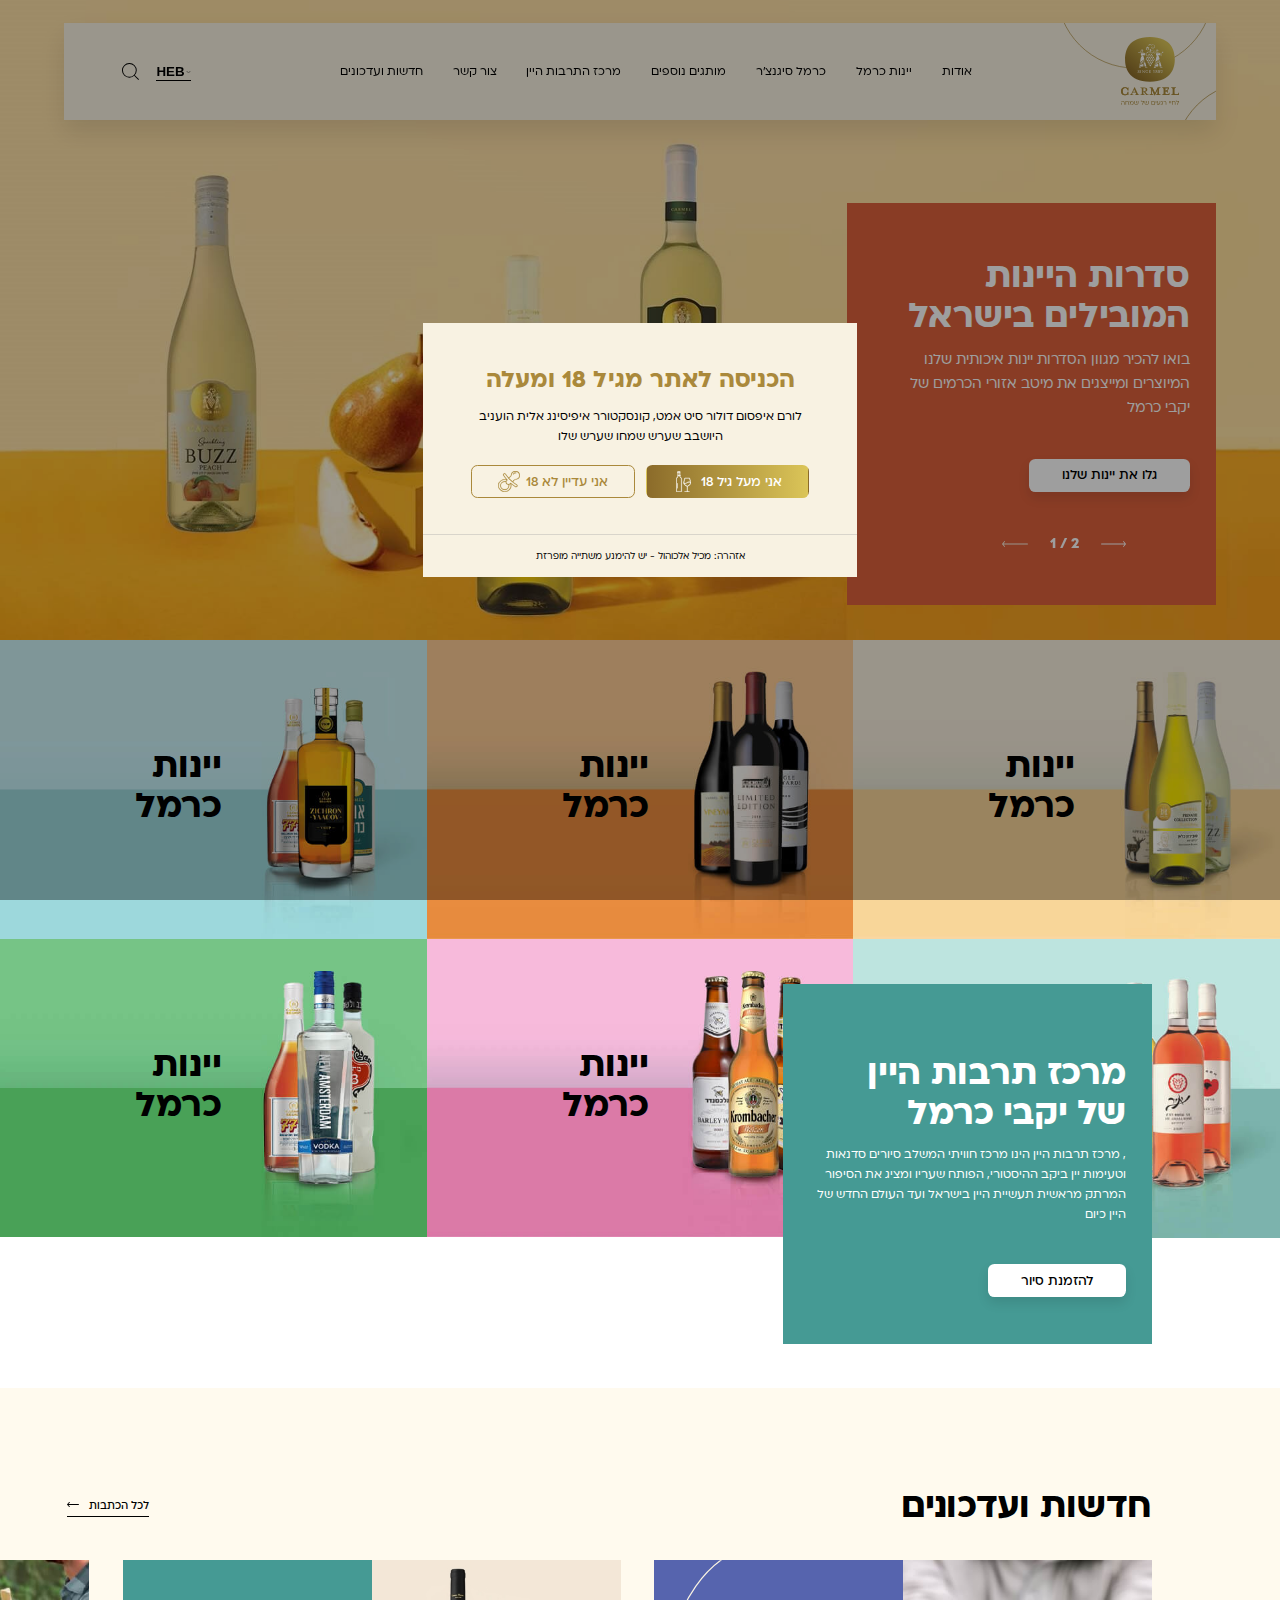
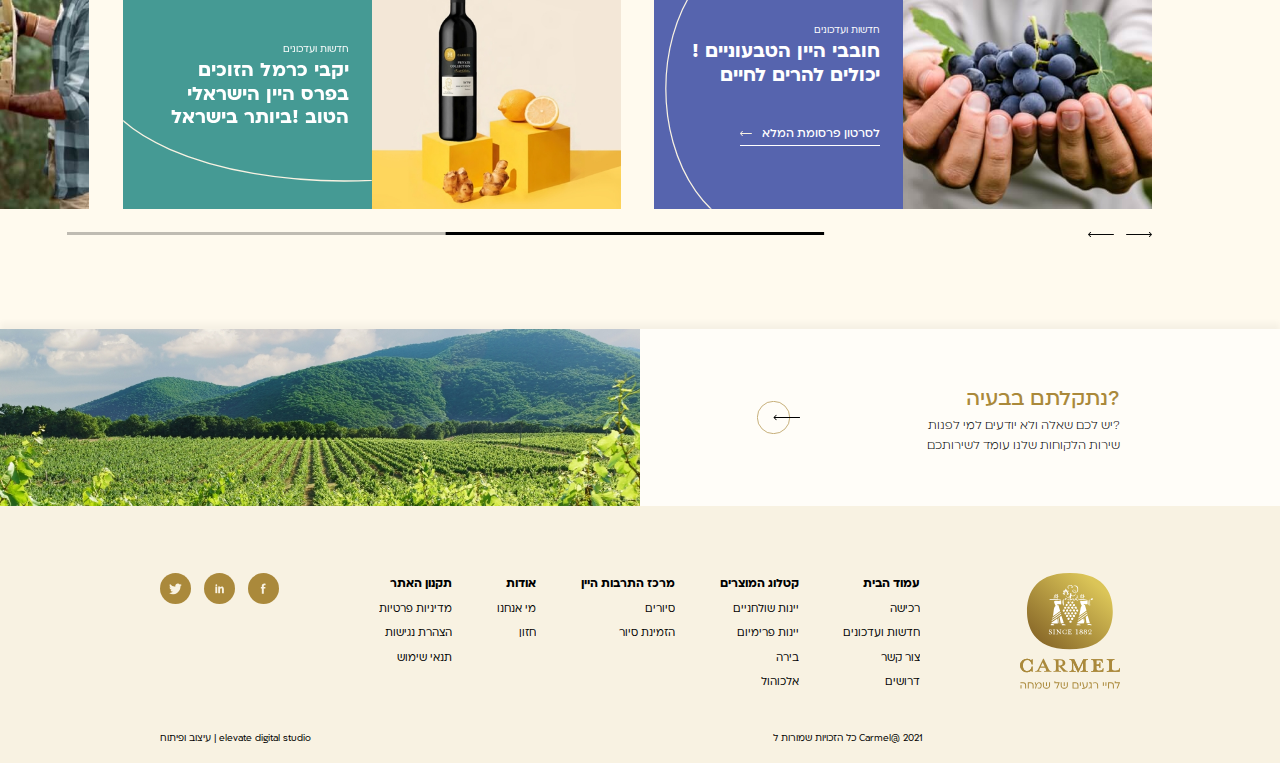
<file: index.html>
<!DOCTYPE html>
<html lang="he-IL" dir="rtl">

<head>
  <!-- Meta -->
  <meta charset="UTF-8">
  <meta name="viewport" content="width=device-width, initial-scale=1.0">
  <meta name="description" content="Carmel">
  <title>Carmel</title>

  <!-- Style (Vendor) -->
  <link rel="stylesheet" href="css/swiper-bundle.min.css">

  <!-- Style -->
  <link rel="stylesheet" href="css/elevate-framework.css">
  <link rel="stylesheet" href="css/style.css">

  <!-- Favicon -->
  <link rel="icon" href="img/favicon.png">
</head>

<body class="home-page">

  <!-- Header -->
  <header class="header">
    <div class="container">
      <!-- Hamburger -->
      <div class="header-hamburger d-mobile">
        <button class="hamburger hamburger--slider">
          <span class="hamburger-box">
            <span class="hamburger-inner"></span>
          </span>
        </button>
      </div>
      <!-- Logo -->
      <div class="header-logo">
        <a href="#">
          <img src="img/global/logo.svg" alt="carmel-img">
        </a>
      </div>
      <!-- Menu -->
      <div class="header-menu">
        <!-- Action -->
        <div class="header-action">
          <div class="header-language">
            <select>
              <option value="1">HEB</option>
              <option value="2">ENG</option>
            </select>
          </div>
          <div class="header-search">
            <div class="d-mobile">
              <form>
                <input type="text" class="f-m-32" placeholder="חפש יין">
                <a href="#">
                  <img src="img/icons/search.svg" alt="carmel-img">
                </a>
              </form>
            </div>
            <div class="d-desktop">
              <a href="#">
                <img src="img/icons/search.svg" alt="carmel-img">
              </a>
            </div>
          </div>
        </div>
        <!-- Links -->
        <div class="header-links">
          <!-- Accordion -->
          <div class="accordion">
            <ul class="header-link-list">
              <li class="header-link">
                <!-- Collapsible -->
                <div class="collapsible">
                  <!-- Toggler -->
                  <div class="collapse-toggler f-d-20 f-m-42">
                    אודות
                    <div class="simbol">
                      <div class="plus">+</div>
                      <div class="minus">-</div>
                    </div>
                  </div>
                  <!-- Collapse -->
                  <div class="collapse">
                    <div>
                      <ul class="f-d-20 f-m-32">
                        <li>
                          <a href="#">יינות שולחניים</a>
                        </li>
                        <li>
                          <a href="#">יינות תירוש</a>
                        </li>
                        <li>
                          <a href="#">יינות מתוקים</a>
                        </li>
                      </ul>
                    </div>
                  </div>
                </div>
              </li>
              <li class="header-link">
                <!-- Collapsible -->
                <div class="collapsible">
                  <!-- Toggler -->
                  <div class="collapse-toggler f-d-20 f-m-42">
                    יינות כרמל
                    <div class="simbol">
                      <div class="plus">+</div>
                      <div class="minus">-</div>
                    </div>
                  </div>
                  <!-- Collapse -->
                  <div class="collapse">
                    <div>
                      <ul class="f-d-20 f-m-32">
                        <li>
                          <a href="#">יינות שולחניים</a>
                        </li>
                        <li>
                          <a href="#">יינות תירוש</a>
                        </li>
                        <li>
                          <a href="#">יינות מתוקים</a>
                        </li>
                      </ul>
                    </div>
                  </div>
                </div>
              </li>
              <li class="header-link">
                <!-- Collapsible -->
                <div class="collapsible">
                  <!-- Toggler -->
                  <div class="collapse-toggler f-d-20 f-m-42">
                    כרמל סיגנצ'ר
                    <div class="simbol">
                      <div class="plus">+</div>
                      <div class="minus">-</div>
                    </div>
                  </div>
                  <!-- Collapse -->
                  <div class="collapse">
                    <div>
                      <ul class="f-d-20 f-m-32">
                        <li>
                          <a href="#">יינות שולחניים</a>
                        </li>
                        <li>
                          <a href="#">יינות תירוש</a>
                        </li>
                        <li>
                          <a href="#">יינות מתוקים</a>
                        </li>
                      </ul>
                    </div>
                  </div>
                </div>
              </li>
              <li class="header-link">
                <!-- Collapsible -->
                <div class="collapsible">
                  <!-- Toggler -->
                  <div class="collapse-toggler f-d-20 f-m-42">
                    מותגים נוספים
                    <div class="simbol">
                      <div class="plus">+</div>
                      <div class="minus">-</div>
                    </div>
                  </div>
                  <!-- Collapse -->
                  <div class="collapse">
                    <div>
                      <ul class="f-d-20 f-m-32">
                        <li>
                          <a href="#">יינות שולחניים</a>
                        </li>
                        <li>
                          <a href="#">יינות תירוש</a>
                        </li>
                        <li>
                          <a href="#">יינות מתוקים</a>
                        </li>
                      </ul>
                    </div>
                  </div>
                </div>
              </li>
              <li class="header-link">
                <a href="#" class="f-d-20 f-m-42">מרכז התרבות היין</a>
              </li>
              <li class="header-link">
                <a href="#" class="f-d-20 f-m-42">צור קשר</a>
              </li>
              <li class="header-link">
                <a href="#" class="f-d-20 f-m-42">חדשות ועדכונים</a>
              </li>
            </ul>
          </div>
        </div>
      </div>
    </div>
  </header>

  <!-- Banner -->
  <div class="banner">
    <div class="swiper">
      <div class="swiper-wrapper">
        <!-- Slide -->
        <div class="swiper-slide">
          <div class="img">
            <picture>
              <source media="(min-width:1024px)" srcset="img/home/banner.jpg">
              <img src="img/home/banner-mobile.jpg" alt="carmel-img">
            </picture>
          </div>
          <div class="text">
            <h1 class="f-d-60 f-m-80">
              סדרות היינות
              <br>המובילים בישראל
            </h1>
            <p class="f-d-24 f-m-36">בואו להכיר מגוון הסדרות יינות איכותית שלנו 
              המיוצרים ומייצגים את מיטב אזורי הכרמים של 
              יקבי כרמל</p>
            <a href="#" class="btn btn-primary">גלו את יינות שלנו</a>
          </div>
        </div>
        <!-- Slide -->
        <div class="swiper-slide">
          <div class="img">
            <picture>
              <source media="(min-width:1024px)" srcset="img/home/banner.jpg">
              <img src="img/home/banner-mobile.jpg" alt="carmel-img">
            </picture>
          </div>
          <div class="text">
            <h2 class="f-d-60 f-m-80">
              סדרות היינות
              <br>המובילים בישראל
            </h2>
            <p class="f-d-24 f-m-36">בואו להכיר מגוון הסדרות יינות איכותית שלנו 
              המיוצרים ומייצגים את מיטב אזורי הכרמים של 
              יקבי כרמל</p>
            <a href="#" class="btn btn-primary">גלו את יינות שלנו</a>
          </div>
        </div>
      </div>
      <div class="swiper-pagination"></div>
      <div class="swiper-arrows">
        <div class="prev"><img src="img/icons/arrow-right.svg" alt="carmel-img"></div>
        <div class="next"><img src="img/icons/arrow-left.svg" alt="carmel-img"></div>
      </div>
    </div>
  </div>

  <!-- Home Products -->
  <div class="home-products">
    <div class="container">
      <ul class="products">
        <!-- Product -->
        <li class="product">
          <div class="img">
            <picture>
              <source media="(min-width:1024px)" srcset="img/home/product-img-1.jpg">
              <img src="img/home/product-img-1-mobile.jpg" alt="carmel-img">
            </picture>
          </div>
          <div class="text">
            <h3 class="f-d-60 f-m-55">יינות
              <br>כרמל</h3>
            <div class="hidden">
              <p class="f-d-20 f-m-30"> מאז 130 שנה שאנחנו לומדים, כל יום מחדש, את האדמה, את האקלים ואת תהליך הפקת היין באזורי הגידול של ישראל</p>
              <a href="#" class="btn btn-secondary">לצפייה ביינות</a>
            </div>
          </div>
        </li>
        <!-- Product -->
        <li class="product">
          <div class="img">
            <picture>
              <source media="(min-width:1024px)" srcset="img/home/product-img-2.jpg">
              <img src="img/home/product-img-2-mobile.jpg" alt="carmel-img">
            </picture>
          </div>
          <div class="text">
            <h3 class="f-d-60 f-m-55">יינות
              <br>כרמל</h3>
            <div class="hidden">
              <p class="f-d-20 f-m-30"> מאז 130 שנה שאנחנו לומדים, כל יום מחדש, את האדמה, את האקלים ואת תהליך הפקת היין באזורי הגידול של ישראל</p>
              <a href="#" class="btn btn-secondary">לצפייה ביינות</a>
            </div>
          </div>
        </li>
        <!-- Product -->
        <li class="product">
          <div class="img">
            <picture>
              <source media="(min-width:1024px)" srcset="img/home/product-img-3.jpg">
              <img src="img/home/product-img-3-mobile.jpg" alt="carmel-img">
            </picture>
          </div>
          <div class="text">
            <h3 class="f-d-60 f-m-55">יינות
              <br>כרמל</h3>
            <div class="hidden">
              <p class="f-d-20 f-m-30"> מאז 130 שנה שאנחנו לומדים, כל יום מחדש, את האדמה, את האקלים ואת תהליך הפקת היין באזורי הגידול של ישראל</p>
              <a href="#" class="btn btn-secondary">לצפייה ביינות</a>
            </div>
          </div>
        </li>
        <!-- Product -->
        <li class="product">
          <div class="img">
            <picture>
              <source media="(min-width:1024px)" srcset="img/home/product-img-4.jpg">
              <img src="img/home/product-img-4-mobile.jpg" alt="carmel-img">
            </picture>
          </div>
          <div class="text">
            <h3 class="f-d-60 f-m-55">יינות
              <br>כרמל</h3>
            <div class="hidden">
              <p class="f-d-20 f-m-30"> מאז 130 שנה שאנחנו לומדים, כל יום מחדש, את האדמה, את האקלים ואת תהליך הפקת היין באזורי הגידול של ישראל</p>
              <a href="#" class="btn btn-secondary">לצפייה ביינות</a>
            </div>
          </div>
        </li>
        <!-- Product -->
        <li class="product">
          <div class="img">
            <picture>
              <source media="(min-width:1024px)" srcset="img/home/product-img-5.jpg">
              <img src="img/home/product-img-5-mobile.jpg" alt="carmel-img">
            </picture>
          </div>
          <div class="text">
            <h3 class="f-d-60 f-m-55">יינות
              <br>כרמל</h3>
            <div class="hidden">
              <p class="f-d-20 f-m-30"> מאז 130 שנה שאנחנו לומדים, כל יום מחדש, את האדמה, את האקלים ואת תהליך הפקת היין באזורי הגידול של ישראל</p>
              <a href="#" class="btn btn-secondary">לצפייה ביינות</a>
            </div>
          </div>
        </li>
        <!-- Product -->
        <li class="product">
          <div class="img">
            <picture>
              <source media="(min-width:1024px)" srcset="img/home/product-img-6.jpg">
              <img src="img/home/product-img-6-mobile.jpg" alt="carmel-img">
            </picture>
          </div>
          <div class="text">
            <h3 class="f-d-60 f-m-55">יינות
              <br>כרמל</h3>
            <div class="hidden">
              <p class="f-d-20 f-m-30"> מאז 130 שנה שאנחנו לומדים, כל יום מחדש, את האדמה, את האקלים ואת תהליך הפקת היין באזורי הגידול של ישראל</p>
              <a href="#" class="btn btn-secondary">לצפייה ביינות</a>
            </div>
          </div>
        </li>
      </ul>
    </div>
  </div>

  <!-- Home Video -->
  <div class="home-video">
    <div class="container">
      <div class="video">
        <video class="lazy" preload="metadata" loop muted playsinline autoplay data-src="video/home-page-video-comp.mp4">
          <source type="video/mp4" data-src="video/home-page-video-comp.mp4">
        </video>
      </div>
      <div class="text">
        <h2 class="f-d-60 f-m-80">
          מרכז תרבות היין
          <br>של יקבי כרמל
        </h2>
        <p class="f-d-20 f-m-34">, מרכז תרבות היין הינו מרכז חוויתי המשלב סיורים
          סדנאות וטעימות יין ביקב ההיסטורי, הפותח שעריו ומציג את
          הסיפור המרתק מראשית תעשיית היין בישראל ועד העולם
         החדש של היין כיום</p>
        <a href="#" class="btn btn-primary">להזמנת סיור</a>
      </div>
    </div>
  </div>

  <!-- News Slider -->
  <div class="news-slider">
    <div class="container">
      <!-- Heading -->
      <div class="heading">
        <h2 class="f-d-60 f-m-75">חדשות ועדכונים</h2>
        <div class="d-desktop">
          <a href="#" class="link-black f-d-18 medium d-desktop">לכל הכתבות <img src="img/icons/arrow-left-black.svg" alt="carmel-img"></a>
        </div>
      </div>
      <!-- Swiper -->
      <div class="swiper">
        <div class="swiper-wrapper">
          <!-- Slide -->
          <div class="swiper-slide">
            <div>
              <div class="img">
                <img src="img/home/news-img-1.jpg" alt="carmel-img">
              </div>
              <div class="text bg-purple">
                <p class="f-d-16 f-m-28">חדשות ועדכונים</p>
                <h3 class="f-d-32 f-m-50">חובבי היין הטבעוניים 
                  !יכולים להרים לחיים</h3>
                <a href="#" class="link-white f-d-20 f-m-30 medium">לסרטון פרסומת המלא <img src="img/icons/arrow-left-white-short.svg" alt="carmel-img"></a>
              </div>
            </div>
          </div>
          <!-- Slide -->
          <div class="swiper-slide">
            <div>
              <div class="img">
                <img src="img/home/news-img-2.jpg" alt="carmel-img">
              </div>
              <div class="text bg-green">
                <p class="f-d-16 f-m-28">חדשות ועדכונים</p>
                <h3 class="f-d-32 f-m-50">יקבי כרמל
                  הזוכים בפרס היין הישראלי הטוב
                  !ביותר בישראל</h3>
              </div>
            </div>
          </div>
          <!-- Slide -->
          <div class="swiper-slide">
            <div>
              <div class="img">
                <img src="img/home/news-img-3.jpg" alt="carmel-img">
              </div>
              <div class="text bg-gray">
                <h3 class="f-d-32 f-m-50">חובבי היין הטבעוניים 
                  !יכולים להרים לחיים</h3>
                  <a href="#" class="link-black f-d-20 f-m-30 medium">לכתבה מלאה <img src="img/icons/arrow-left-black.svg" alt="carmel-img"></a>
              </div>
            </div>
          </div>
        </div>
        <div class="swiper-arrows">
          <div class="prev"><img src="img/icons/arrow-long-right-black.svg" alt="carmel-img"></div>
          <div class="next"><img src="img/icons/arrow-long-left-black.svg" alt="carmel-img"></div>
        </div>
        <div class="swiper-pagination d-desktop"></div>
      </div>
      <!-- Button -->
      <div class="text-center d-mobile">
        <a href="#" class="btn btn-secondary">לכל הכתבות <img src="img/icons/arrow-left-black.svg" alt="carmel-img"></a>
      </div>
    </div>
  </div>

  <!-- Home Links -->
  <div class="home-links">
    <div class="container">
      <div class="text">
        <div>
          <h2 class="f-d-35 f-m-42 medium text-gold">?נתקלתם בבעיה</h2>
          <p class="f-d-20 f-m-30 light">?יש לכם שאלה ולא יודעים למי לפנות
            <br>
            שירות הלקוחות שלנו עומד לשירותכם
          </p>
        </div>
        <a href="#">
          <img src="img/icons/arrow-link-left.svg" alt="carmel-img">
        </a>
      </div>
      <div class="img">
        <picture>
          <source media="(min-width:1024px)" srcset="img/home/home-links-3.jpg">
          <img src="img/home/home-links-3-mobile.jpg" alt="carmel-img">
        </picture>
      </div>
    </div>
  </div>

  <!-- Footer -->
  <footer class="footer">
    <div class="container">
      <!-- Top -->
      <div class="footer-top">
        <!-- Logo -->
        <div class="footer-logo">
          <a href="#">
            <img src="img/global/logo.svg" alt="carmel-img">
          </a>
        </div>
        <!-- Links -->
        <div class="footer-links">
          <!-- Accordion -->
          <div class="accordion">
            <!-- Collapsible -->
            <div class="collapsible">
              <!-- Toggler -->
              <div class="collapse-toggler f-d-20 f-m-42 bold">
                עמוד הבית
                <div class="simbol">
                  <div class="plus">+</div>
                  <div class="minus">-</div>
                </div>
              </div>
              <!-- Collapse -->
              <div class="collapse">
                <div>
                  <ul class="f-d-18 f-m-32">
                    <!-- Item -->
                    <li>
                      <a href="#">רכישה</a>
                    </li>
                    <!-- Item -->
                    <li>
                      <a href="#">חדשות ועדכונים</a>
                    </li>
                    <!-- Item -->
                    <li>
                      <a href="#">צור קשר</a>
                    </li>
                    <!-- Item -->
                    <li>
                      <a href="#">דרושים</a>
                    </li>
                  </ul>
                </div>
              </div>
            </div>
            <!-- Collapsible -->
            <div class="collapsible">
              <!-- Toggler -->
              <div class="collapse-toggler f-d-20 f-m-42 bold">
                קטלוג המוצרים
                <div class="simbol">
                  <div class="plus">+</div>
                  <div class="minus">-</div>
                </div>
              </div>
              <!-- Collapse -->
              <div class="collapse">
                <div>
                  <ul class="f-d-18 f-m-32">
                    <!-- Item -->
                    <li>
                      <a href="#">יינות שולחניים</a>
                    </li>
                    <!-- Item -->
                    <li>
                      <a href="#">יינות פרימיום</a>
                    </li>
                    <!-- Item -->
                    <li>
                      <a href="#">בירה</a>
                    </li>
                    <!-- Item -->
                    <li>
                      <a href="#">אלכוהול</a>
                    </li>
                  </ul>
                </div>
              </div>
            </div>
            <!-- Collapsible -->
            <div class="collapsible">
              <!-- Toggler -->
              <div class="collapse-toggler f-d-20 f-m-42 bold">
                מרכז התרבות היין
                <div class="simbol">
                  <div class="plus">+</div>
                  <div class="minus">-</div>
                </div>
              </div>
              <!-- Collapse -->
              <div class="collapse">
                <div>
                  <ul class="f-d-18 f-m-32">
                    <!-- Item -->
                    <li>
                      <a href="#">סיורים</a>
                    </li>
                    <!-- Item -->
                    <li>
                      <a href="#">הזמינת סיור</a>
                    </li>
                  </ul>
                </div>
              </div>
            </div>
            <!-- Collapsible -->
            <div class="collapsible">
              <!-- Toggler -->
              <div class="collapse-toggler f-d-20 f-m-42 bold">
                אודות
                <div class="simbol">
                  <div class="plus">+</div>
                  <div class="minus">-</div>
                </div>
              </div>
              <!-- Collapse -->
              <div class="collapse">
                <div>
                  <ul class="f-d-18 f-m-32">
                    <!-- Item -->
                    <li>
                      <a href="#">מי אנחנו</a>
                    </li>
                    <!-- Item -->
                    <li>
                      <a href="#">חזון</a>
                    </li>
                  </ul>
                </div>
              </div>
            </div>
            <!-- Collapsible -->
            <div class="collapsible">
              <!-- Toggler -->
              <div class="collapse-toggler f-d-20 f-m-42 bold">
                תקנון האתר
                <div class="simbol">
                  <div class="plus">+</div>
                  <div class="minus">-</div>
                </div>
              </div>
              <!-- Collapse -->
              <div class="collapse">
                <div>
                  <ul class="f-d-18 f-m-32">
                    <!-- Item -->
                    <li>
                      <a href="#">מדיניות פרטיות</a>
                    </li>
                    <!-- Item -->
                    <li>
                      <a href="#">הצהרת נגישות</a>
                    </li>
                    <!-- Item -->
                    <li>
                      <a href="#">תנאי שימוש</a>
                    </li>
                  </ul>
                </div>
              </div>
            </div>
          </div>
        </div>
        <!-- Social -->
        <div class="social">
          <ul>
            <!-- Item -->
            <li>
              <a href="#"><img src="img/icons/facebook.svg" alt="carmel-img"></a>
            </li>
            <!-- Item -->
            <li>
              <a href="#"><img src="img/icons/linkedin.svg" alt="carmel-img"></a>
            </li>
            <!-- Item -->
            <li>
              <a href="#"><img src="img/icons/twitter.svg" alt="carmel-img"></a>
            </li>
          </ul>
        </div>
      </div>
      <!-- Bottom -->
      <div class="footer-bottom">
        <p class="f-d-16 f-m-26">‏2021 @Carmel כל הזכויות שמורות ל</p>
        <a href="https://portfolio.elevate.co.il/" class="f-d-16 f-m-26" target="_blank">elevate digital studio | עיצוב ופיתוח</a>
      </div>
    </div>
  </footer>

  <!-- 18+ Popup -->
  <div class="popup-18-plus show">
    <div class="popup-content">
      <div class="top">
        <h2 class="f-d-40 f-m-60 text-gold">הכניסה לאתר מגיל 18 ומעלה</h2>
        <p class="f-d-20 f-m-32">לורם איפסום דולור סיט אמט, קונסקטורר איפיסינג אלית הועניב היושבב שערש שמחו שערש שלו</p>
        <div class="btns">
          <a href="#" class="btn btn-tertiary popup-close">אני מעל גיל 18 <img src="img/global/popup-icon-1.svg" alt="carmel-img"></a>
          <a href="#" class="btn btn-quintary">אני עדיין לא 18 <img src="img/global/popup-icon-2.svg" alt="carmel-img"></a>
        </div>
      </div>
      <div class="bottom">
        <p class="f-d-16 f-m-28">אזהרה: מכיל אלכוהול - יש להימנע משתייה מופרזת</p>
      </div>
    </div>
  </div>

  <!-- Script (Vendor) -->
  <script src="js/swiper-bundle.min.js"></script>
  <script src="js/gsap.min.js"></script>

  <!-- Script -->
  <script src="js/elevate-framework.js"></script>
  <script src="js/app.js"></script>

  <!-- Lazy Loading -->
  <script src="js/lazyload.min.js"></script>
  <script>
    (function () {
      ll = new LazyLoad({});
    })();
  </script>

</body>

</html>
</file>
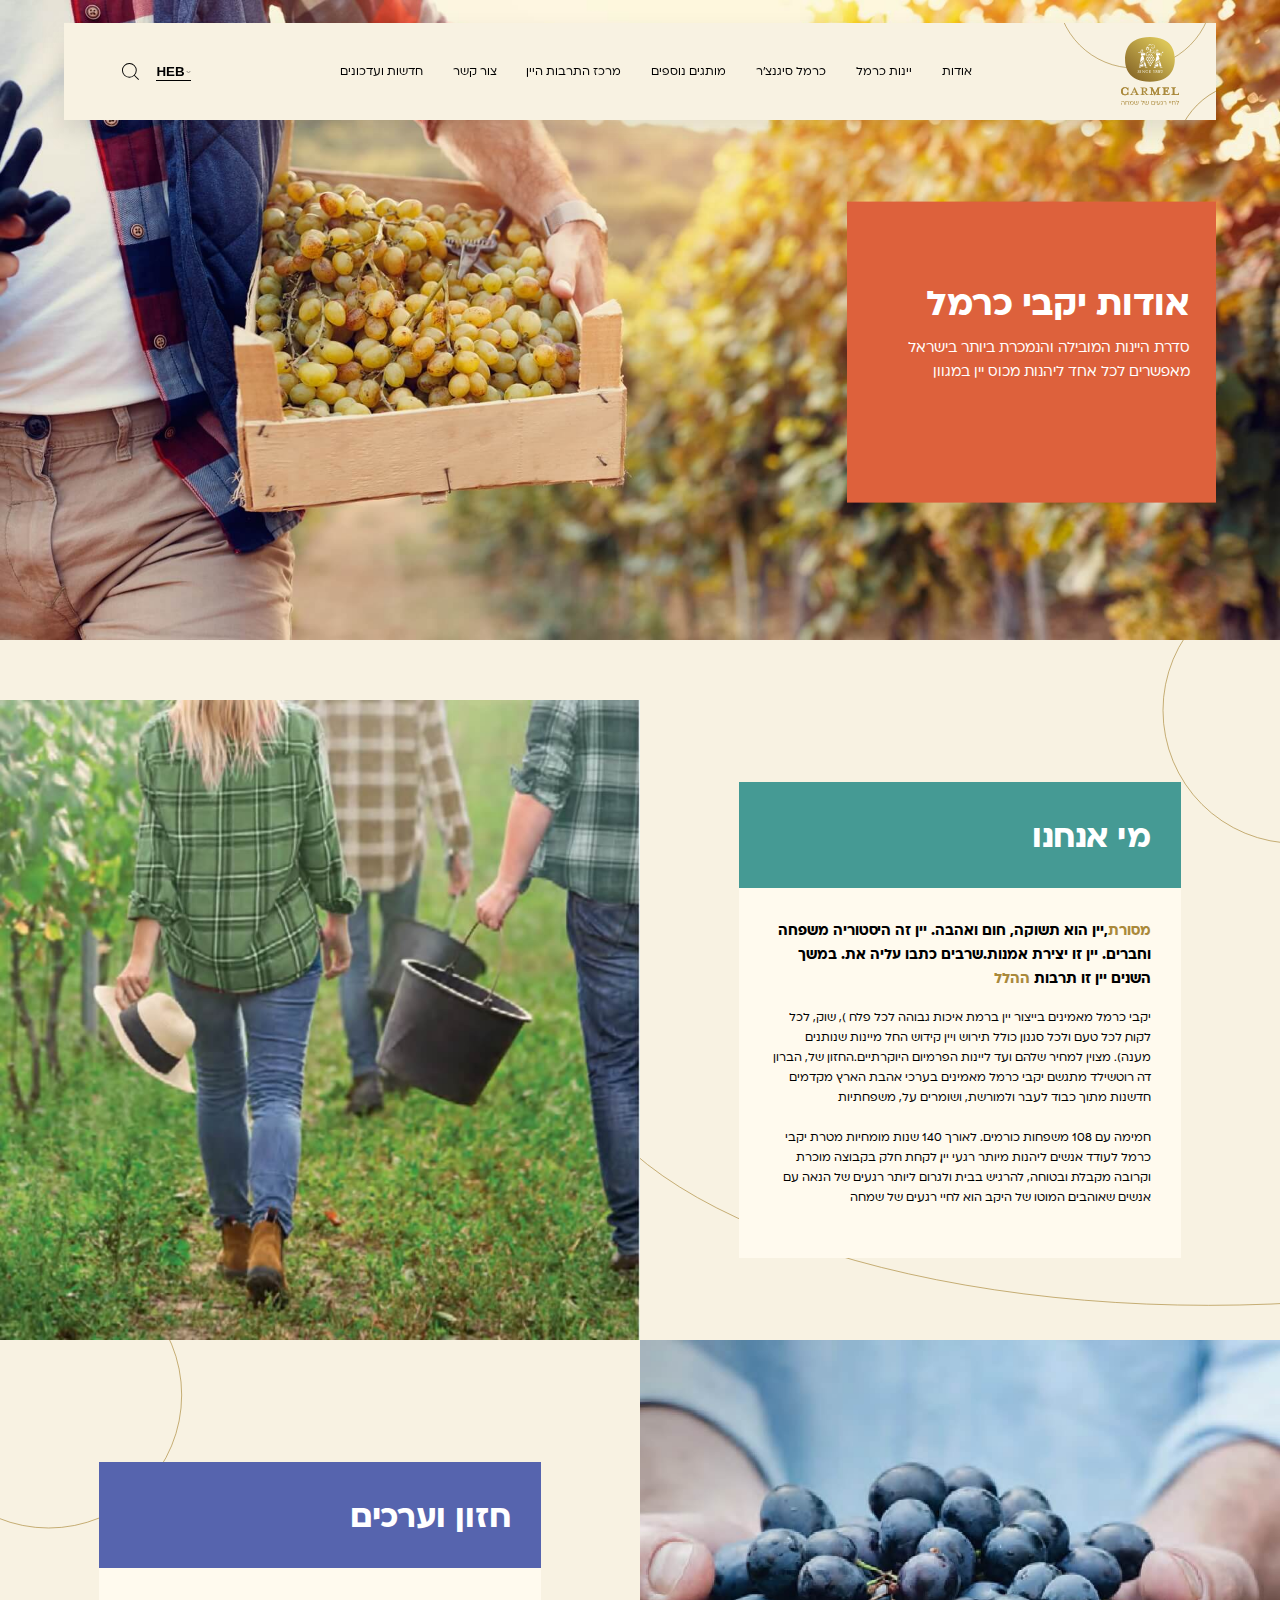
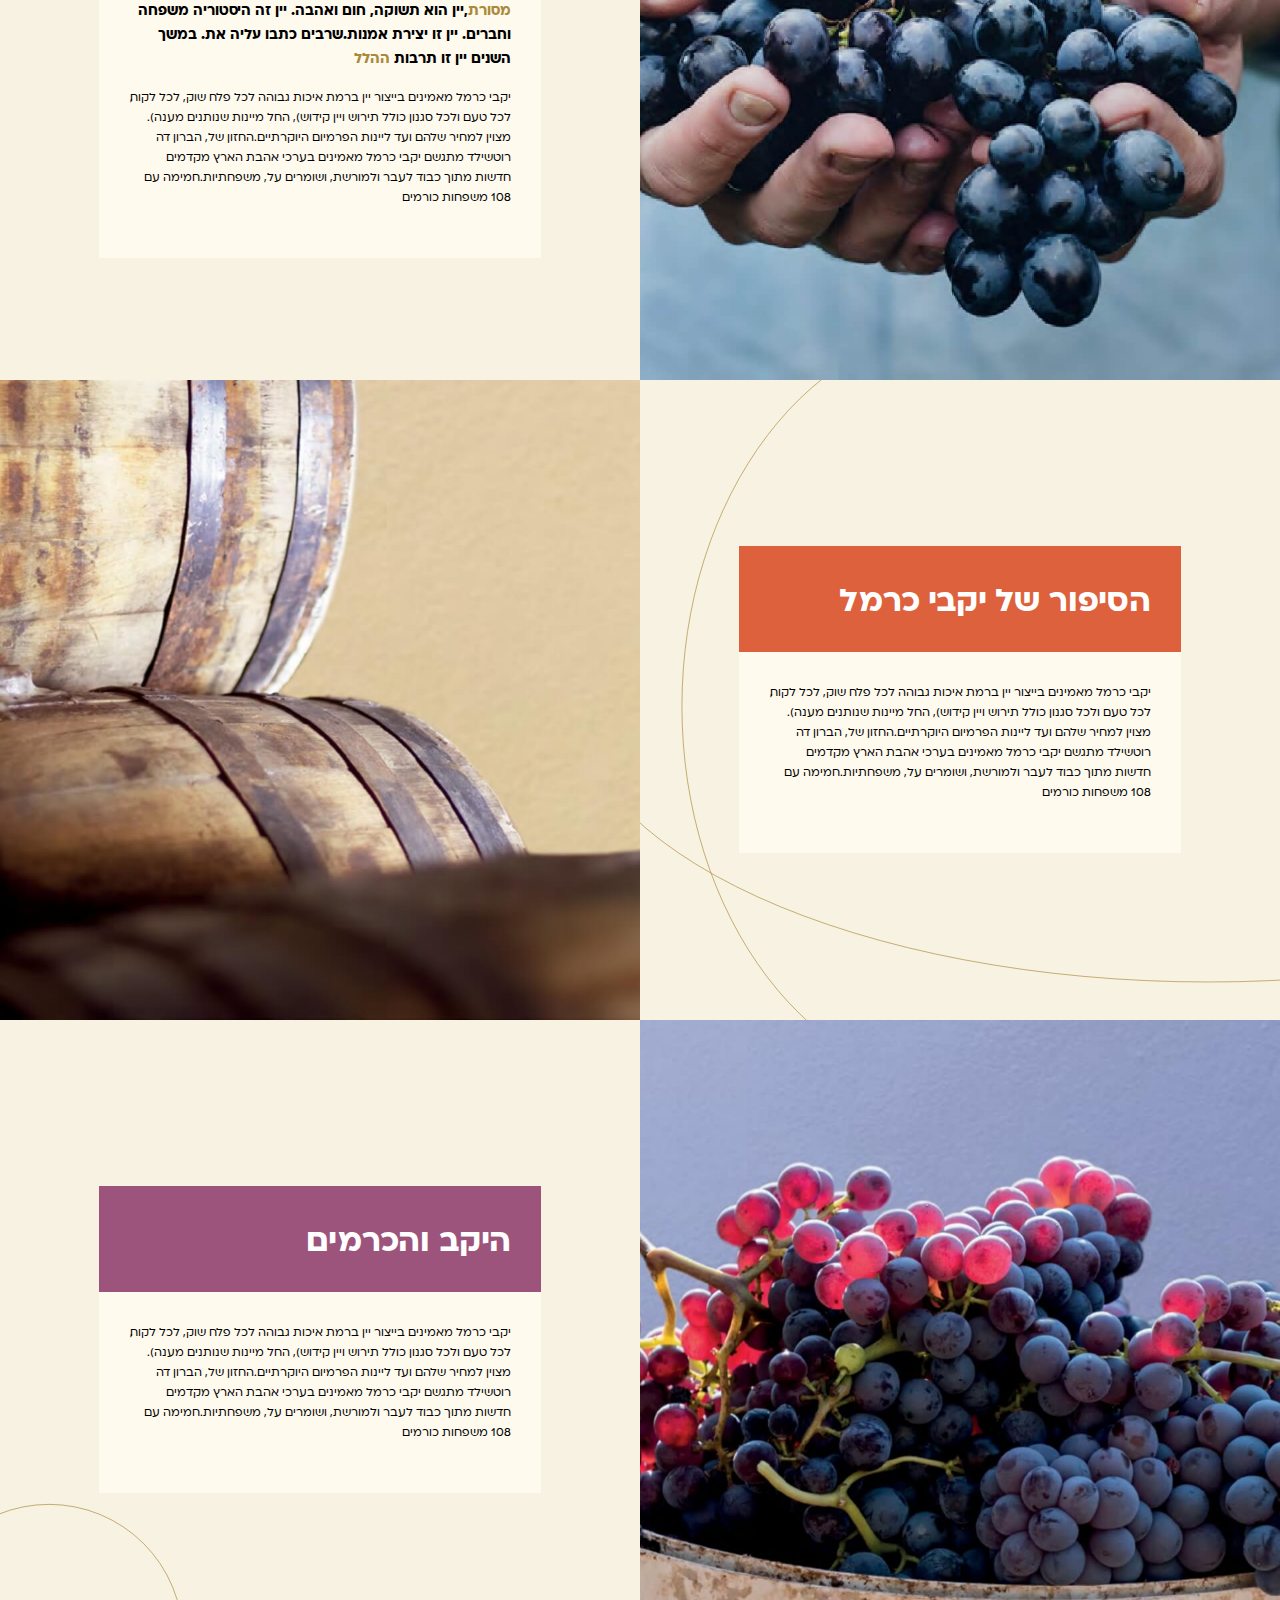
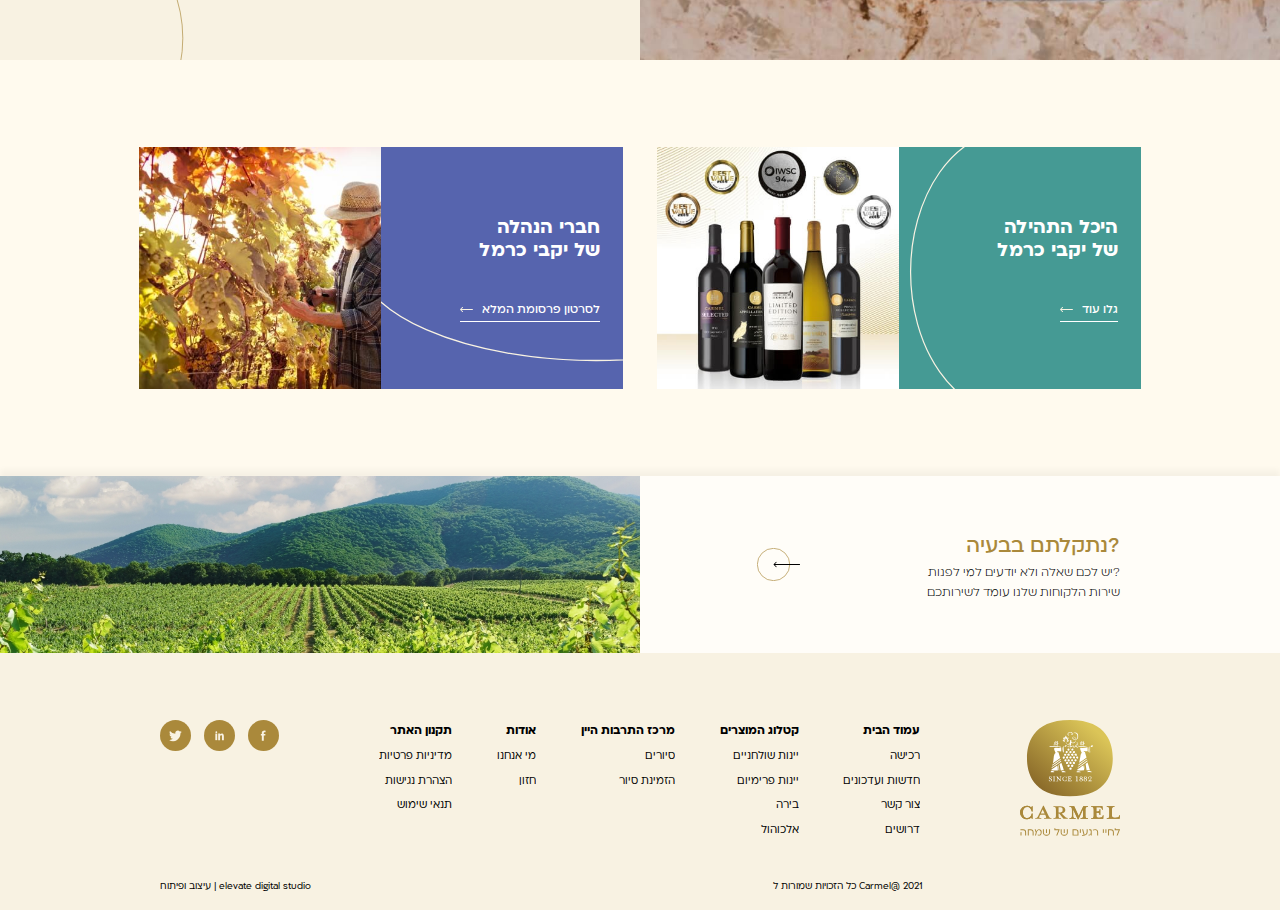
<file: about.html>
<!DOCTYPE html>
<html lang="he-IL" dir="rtl">

<head>
  <!-- Meta -->
  <meta charset="UTF-8">
  <meta name="viewport" content="width=device-width, initial-scale=1.0">
  <meta name="description" content="Carmel">
  <title>Carmel</title>

  <!-- Style (Vendor) -->
  <link rel="stylesheet" href="css/swiper-bundle.min.css">

  <!-- Style -->
  <link rel="stylesheet" href="css/elevate-framework.css">
  <link rel="stylesheet" href="css/style.css">

  <!-- Favicon -->
  <link rel="icon" href="img/favicon.png">
</head>

<body class="about-page">

  <!-- Header -->
  <header class="header">
    <div class="container">
      <!-- Hamburger -->
      <div class="header-hamburger d-mobile">
        <button class="hamburger hamburger--slider">
          <span class="hamburger-box">
            <span class="hamburger-inner"></span>
          </span>
        </button>
      </div>
      <!-- Logo -->
      <div class="header-logo">
        <a href="#">
          <img src="img/global/logo.svg" alt="carmel-img">
        </a>
      </div>
      <!-- Menu -->
      <div class="header-menu">
        <!-- Action -->
        <div class="header-action">
          <div class="header-language">
            <select>
              <option value="1">HEB</option>
              <option value="2">ENG</option>
            </select>
          </div>
          <div class="header-search">
            <div class="d-mobile">
              <form>
                <input type="text" class="f-m-32" placeholder="חפש יין">
                <a href="#">
                  <img src="img/icons/search.svg" alt="carmel-img">
                </a>
              </form>
            </div>
            <div class="d-desktop">
              <a href="#">
                <img src="img/icons/search.svg" alt="carmel-img">
              </a>
            </div>
          </div>
        </div>
        <!-- Links -->
        <div class="header-links">
          <!-- Accordion -->
          <div class="accordion">
            <ul class="header-link-list">
              <li class="header-link">
                <!-- Collapsible -->
                <div class="collapsible">
                  <!-- Toggler -->
                  <div class="collapse-toggler f-d-20 f-m-42">
                    אודות
                    <div class="simbol">
                      <div class="plus">+</div>
                      <div class="minus">-</div>
                    </div>
                  </div>
                  <!-- Collapse -->
                  <div class="collapse">
                    <div>
                      <ul class="f-d-20 f-m-32">
                        <li>
                          <a href="#">יינות שולחניים</a>
                        </li>
                        <li>
                          <a href="#">יינות תירוש</a>
                        </li>
                        <li>
                          <a href="#">יינות מתוקים</a>
                        </li>
                      </ul>
                    </div>
                  </div>
                </div>
              </li>
              <li class="header-link">
                <!-- Collapsible -->
                <div class="collapsible">
                  <!-- Toggler -->
                  <div class="collapse-toggler f-d-20 f-m-42">
                    יינות כרמל
                    <div class="simbol">
                      <div class="plus">+</div>
                      <div class="minus">-</div>
                    </div>
                  </div>
                  <!-- Collapse -->
                  <div class="collapse">
                    <div>
                      <ul class="f-d-20 f-m-32">
                        <li>
                          <a href="#">יינות שולחניים</a>
                        </li>
                        <li>
                          <a href="#">יינות תירוש</a>
                        </li>
                        <li>
                          <a href="#">יינות מתוקים</a>
                        </li>
                      </ul>
                    </div>
                  </div>
                </div>
              </li>
              <li class="header-link">
                <!-- Collapsible -->
                <div class="collapsible">
                  <!-- Toggler -->
                  <div class="collapse-toggler f-d-20 f-m-42">
                    כרמל סיגנצ'ר
                    <div class="simbol">
                      <div class="plus">+</div>
                      <div class="minus">-</div>
                    </div>
                  </div>
                  <!-- Collapse -->
                  <div class="collapse">
                    <div>
                      <ul class="f-d-20 f-m-32">
                        <li>
                          <a href="#">יינות שולחניים</a>
                        </li>
                        <li>
                          <a href="#">יינות תירוש</a>
                        </li>
                        <li>
                          <a href="#">יינות מתוקים</a>
                        </li>
                      </ul>
                    </div>
                  </div>
                </div>
              </li>
              <li class="header-link">
                <!-- Collapsible -->
                <div class="collapsible">
                  <!-- Toggler -->
                  <div class="collapse-toggler f-d-20 f-m-42">
                    מותגים נוספים
                    <div class="simbol">
                      <div class="plus">+</div>
                      <div class="minus">-</div>
                    </div>
                  </div>
                  <!-- Collapse -->
                  <div class="collapse">
                    <div>
                      <ul class="f-d-20 f-m-32">
                        <li>
                          <a href="#">יינות שולחניים</a>
                        </li>
                        <li>
                          <a href="#">יינות תירוש</a>
                        </li>
                        <li>
                          <a href="#">יינות מתוקים</a>
                        </li>
                      </ul>
                    </div>
                  </div>
                </div>
              </li>
              <li class="header-link">
                <a href="#" class="f-d-20 f-m-42">מרכז התרבות היין</a>
              </li>
              <li class="header-link">
                <a href="#" class="f-d-20 f-m-42">צור קשר</a>
              </li>
              <li class="header-link">
                <a href="#" class="f-d-20 f-m-42">חדשות ועדכונים</a>
              </li>
            </ul>
          </div>
        </div>
      </div>
    </div>
  </header>

  <!-- Banner -->
  <div class="banner">
    <div class="img">
      <picture>
        <source media="(min-width:1024px)" srcset="img/about/banner.jpg">
        <img src="img/about/banner-mobile.jpg" alt="carmel-img">
      </picture>
    </div>
    <div class="text">
      <h1 class="f-d-60 f-m-80">
        אודות יקבי כרמל
      </h1>
      <p class="f-d-24 f-m-36">סדרת היינות המובילה והנמכרת ביותר בישראל 
        מאפשרים לכל אחד ליהנות מכוס יין במגוון </p>
    </div>
  </div>

  <!-- Media Boxes -->
  <div class="media-boxes">
    <div class="container">
      <!-- Media Box -->
      <div class="media-box">
        <div class="img">
          <img src="img/about/media-1.jpg" alt="carmel-img">
        </div>
        <div class="text">
          <div class="text-box">
            <div class="heading bg-green">
              <h2 class="f-d-55 f-m-60">מי אנחנו</h2>
            </div>
            <div class="body">
              <h3 class="f-d-24 f-m-36"><span class="text-gold">מסורת</span> ,יין הוא תשוקה, חום ואהבה. יין זה היסטוריה 
                משפחה וחברים . יין זו יצירת אמנות .שרבים כתבו עליה את 
               . במשך השנים יין זו תרבות <span class="text-gold">ההלל</span></h3>
              <p class="f-d-20 f-m-32"> יקבי כרמל מאמינים בייצור יין ברמת איכות גבוהה לכל פלח ) , שוק, לכל
                לקוח, לכל טעם ולכל סגנון כולל תירוש ויין קידוש החל מיינות שנותנים
                מענה) . מצוין למחיר שלהם ועד ליינות הפרמיום היוקרתיים .החזון של
               , הברון דה רוטשילד מתגשם יקבי כרמל מאמינים בערכי אהבת הארץ
                מקדמים חדשנות מתוך כבוד לעבר ולמורשת, ושומרים על , משפחתיות
                <br><br>
                חמימה עם 108 משפחות כורמים . לאורך 140 שנות מומחיות מטרת יקבי
                כרמל לעודד אנשים ליהנות מיותר רגעי יין, לקחת חלק בקבוצה מוכרת
                וקרובה מקבלת ובטוחה, להרגיש בבית ולגרום ליותר רגעים של הנאה עם
               אנשים שאוהבים. המוטו של היקב הוא לחיי רגעים של שמחה</p>
            </div>
          </div>
        </div>
      </div>
      <!-- Media Box -->
      <div class="media-box">
        <div class="img">
          <img src="img/about/media-2.jpg" alt="carmel-img">
        </div>
        <div class="text">
          <div class="text-box">
            <div class="heading bg-purple">
              <h2 class="f-d-55 f-m-60">חזון וערכים</h2>
            </div>
            <div class="body">
              <h3 class="f-d-24 f-m-36"><span class="text-gold">מסורת</span> ,יין הוא תשוקה, חום ואהבה. יין זה היסטוריה 
                משפחה וחברים . יין זו יצירת אמנות .שרבים כתבו עליה את 
               . במשך השנים יין זו תרבות <span class="text-gold">ההלל</span></h3>
              <p class="f-d-20 f-m-32"> יקבי כרמל מאמינים בייצור יין ברמת איכות גבוהה לכל פלח שוק, לכל
                לקוח, לכל טעם ולכל סגנון כולל תירוש ויין קידוש) , החל מיינות שנותנים
                מענה) . מצוין למחיר שלהם ועד ליינות הפרמיום היוקרתיים .החזון של
               , הברון דה רוטשילד מתגשם יקבי כרמל מאמינים בערכי אהבת הארץ
                מקדמים חדשנות מתוך כבוד לעבר ולמורשת, ושומרים על , משפחתיות
                .חמימה עם 108 משפחות כורמים</p>
            </div>
          </div>
        </div>
      </div>
      <!-- Media Box -->
      <div class="media-box">
        <div class="img">
          <img src="img/about/media-3.jpg" alt="carmel-img">
        </div>
        <div class="text">
          <div class="text-box">
            <div class="heading bg-orange">
              <h2 class="f-d-55 f-m-60">הסיפור של יקבי כרמל</h2>
            </div>
            <div class="body">
              <p class="f-d-20 f-m-32"> יקבי כרמל מאמינים בייצור יין ברמת איכות גבוהה לכל פלח שוק, לכל
                לקוח, לכל טעם ולכל סגנון כולל תירוש ויין קידוש) , החל מיינות שנותנים
                מענה) . מצוין למחיר שלהם ועד ליינות הפרמיום היוקרתיים .החזון של
               , הברון דה רוטשילד מתגשם יקבי כרמל מאמינים בערכי אהבת הארץ
                מקדמים חדשנות מתוך כבוד לעבר ולמורשת, ושומרים על , משפחתיות
                .חמימה עם 108 משפחות כורמים</p>
            </div>
          </div>
        </div>
      </div>
      <!-- Media Box -->
      <div class="media-box">
        <div class="img">
          <img src="img/about/media-4.jpg" alt="carmel-img">
        </div>
        <div class="text">
          <div class="text-box">
            <div class="heading bg-red-alt">
              <h2 class="f-d-55 f-m-60">היקב והכרמים</h2>
            </div>
            <div class="body">
              <p class="f-d-20 f-m-32"> יקבי כרמל מאמינים בייצור יין ברמת איכות גבוהה לכל פלח שוק, לכל
                לקוח, לכל טעם ולכל סגנון כולל תירוש ויין קידוש) , החל מיינות שנותנים
                מענה) . מצוין למחיר שלהם ועד ליינות הפרמיום היוקרתיים .החזון של
               , הברון דה רוטשילד מתגשם יקבי כרמל מאמינים בערכי אהבת הארץ
                מקדמים חדשנות מתוך כבוד לעבר ולמורשת, ושומרים על , משפחתיות
                .חמימה עם 108 משפחות כורמים</p>
            </div>
          </div>
        </div>
      </div>
    </div>
  </div>

  <!-- News Slider -->
  <div class="news-slider">
    <div class="container">
      <div class="cards">
        <!-- Slide -->
        <div class="swiper-slide">
          <div>
            <div class="text bg-green">
              <h3 class="f-d-32 f-m-50">היכל התהילה
                <br>של יקבי כרמל</h3>
              <a href="#" class="link-white f-d-20 f-m-30 medium">גלו עוד <img src="img/icons/arrow-left-white-short.svg" alt="carmel-img"></a>
            </div>
            <div class="img">
              <img src="img/about/img-1.jpg" alt="carmel-img">
            </div>
          </div>
        </div>
        <!-- Slide -->
        <div class="swiper-slide">
          <div>
            <div class="text bg-purple">
              <h3 class="f-d-32 f-m-50"> חברי הנהלה
                <br>של יקבי כרמל</h3>
              <a href="#" class="link-white f-d-20 f-m-30 medium">לסרטון פרסומת המלא <img src="img/icons/arrow-left-white-short.svg" alt="carmel-img"></a>
            </div>
            <div class="img">
              <img src="img/about/img-2.jpg" alt="carmel-img">
            </div>
          </div>
        </div>
      </div>
    </div>
  </div>

  <!-- Home Links -->
  <div class="home-links">
    <div class="container">
      <div class="text">
        <div>
          <h2 class="f-d-35 f-m-42 medium text-gold">?נתקלתם בבעיה</h2>
          <p class="f-d-20 f-m-30 light">?יש לכם שאלה ולא יודעים למי לפנות
            <br>
            שירות הלקוחות שלנו עומד לשירותכם
          </p>
        </div>
        <a href="#">
          <img src="img/icons/arrow-link-left.svg" alt="carmel-img">
        </a>
      </div>
      <div class="img">
        <picture>
          <source media="(min-width:1024px)" srcset="img/home/home-links-3.jpg">
          <img src="img/home/home-links-3-mobile.jpg" alt="carmel-img">
        </picture>
      </div>
    </div>
  </div>

  <!-- Footer -->
  <footer class="footer">
    <div class="container">
      <!-- Top -->
      <div class="footer-top">
        <!-- Logo -->
        <div class="footer-logo">
          <a href="#">
            <img src="img/global/logo.svg" alt="carmel-img">
          </a>
        </div>
        <!-- Links -->
        <div class="footer-links">
          <!-- Accordion -->
          <div class="accordion">
            <!-- Collapsible -->
            <div class="collapsible">
              <!-- Toggler -->
              <div class="collapse-toggler f-d-20 f-m-42 bold">
                עמוד הבית
                <div class="simbol">
                  <div class="plus">+</div>
                  <div class="minus">-</div>
                </div>
              </div>
              <!-- Collapse -->
              <div class="collapse">
                <div>
                  <ul class="f-d-18 f-m-32">
                    <!-- Item -->
                    <li>
                      <a href="#">רכישה</a>
                    </li>
                    <!-- Item -->
                    <li>
                      <a href="#">חדשות ועדכונים</a>
                    </li>
                    <!-- Item -->
                    <li>
                      <a href="#">צור קשר</a>
                    </li>
                    <!-- Item -->
                    <li>
                      <a href="#">דרושים</a>
                    </li>
                  </ul>
                </div>
              </div>
            </div>
            <!-- Collapsible -->
            <div class="collapsible">
              <!-- Toggler -->
              <div class="collapse-toggler f-d-20 f-m-42 bold">
                קטלוג המוצרים
                <div class="simbol">
                  <div class="plus">+</div>
                  <div class="minus">-</div>
                </div>
              </div>
              <!-- Collapse -->
              <div class="collapse">
                <div>
                  <ul class="f-d-18 f-m-32">
                    <!-- Item -->
                    <li>
                      <a href="#">יינות שולחניים</a>
                    </li>
                    <!-- Item -->
                    <li>
                      <a href="#">יינות פרימיום</a>
                    </li>
                    <!-- Item -->
                    <li>
                      <a href="#">בירה</a>
                    </li>
                    <!-- Item -->
                    <li>
                      <a href="#">אלכוהול</a>
                    </li>
                  </ul>
                </div>
              </div>
            </div>
            <!-- Collapsible -->
            <div class="collapsible">
              <!-- Toggler -->
              <div class="collapse-toggler f-d-20 f-m-42 bold">
                מרכז התרבות היין
                <div class="simbol">
                  <div class="plus">+</div>
                  <div class="minus">-</div>
                </div>
              </div>
              <!-- Collapse -->
              <div class="collapse">
                <div>
                  <ul class="f-d-18 f-m-32">
                    <!-- Item -->
                    <li>
                      <a href="#">סיורים</a>
                    </li>
                    <!-- Item -->
                    <li>
                      <a href="#">הזמינת סיור</a>
                    </li>
                  </ul>
                </div>
              </div>
            </div>
            <!-- Collapsible -->
            <div class="collapsible">
              <!-- Toggler -->
              <div class="collapse-toggler f-d-20 f-m-42 bold">
                אודות
                <div class="simbol">
                  <div class="plus">+</div>
                  <div class="minus">-</div>
                </div>
              </div>
              <!-- Collapse -->
              <div class="collapse">
                <div>
                  <ul class="f-d-18 f-m-32">
                    <!-- Item -->
                    <li>
                      <a href="#">מי אנחנו</a>
                    </li>
                    <!-- Item -->
                    <li>
                      <a href="#">חזון</a>
                    </li>
                  </ul>
                </div>
              </div>
            </div>
            <!-- Collapsible -->
            <div class="collapsible">
              <!-- Toggler -->
              <div class="collapse-toggler f-d-20 f-m-42 bold">
                תקנון האתר
                <div class="simbol">
                  <div class="plus">+</div>
                  <div class="minus">-</div>
                </div>
              </div>
              <!-- Collapse -->
              <div class="collapse">
                <div>
                  <ul class="f-d-18 f-m-32">
                    <!-- Item -->
                    <li>
                      <a href="#">מדיניות פרטיות</a>
                    </li>
                    <!-- Item -->
                    <li>
                      <a href="#">הצהרת נגישות</a>
                    </li>
                    <!-- Item -->
                    <li>
                      <a href="#">תנאי שימוש</a>
                    </li>
                  </ul>
                </div>
              </div>
            </div>
          </div>
        </div>
        <!-- Social -->
        <div class="social">
          <ul>
            <!-- Item -->
            <li>
              <a href="#"><img src="img/icons/facebook.svg" alt="carmel-img"></a>
            </li>
            <!-- Item -->
            <li>
              <a href="#"><img src="img/icons/linkedin.svg" alt="carmel-img"></a>
            </li>
            <!-- Item -->
            <li>
              <a href="#"><img src="img/icons/twitter.svg" alt="carmel-img"></a>
            </li>
          </ul>
        </div>
      </div>
      <!-- Bottom -->
      <div class="footer-bottom">
        <p class="f-d-16 f-m-26">‏2021 @Carmel כל הזכויות שמורות ל</p>
        <a href="https://portfolio.elevate.co.il/" class="f-d-16 f-m-26" target="_blank">elevate digital studio | עיצוב ופיתוח</a>
      </div>
    </div>
  </footer>

  <!-- Script (Vendor) -->
  <script src="js/swiper-bundle.min.js"></script>
  <script src="js/gsap.min.js"></script>

  <!-- Script -->
  <script src="js/elevate-framework.js"></script>
  <script src="js/app.js"></script>

  <!-- Lazy Loading -->
  <script src="js/lazyload.min.js"></script>
  <script>
    (function () {
      ll = new LazyLoad({});
    })();
  </script>

</body>

</html>
</file>
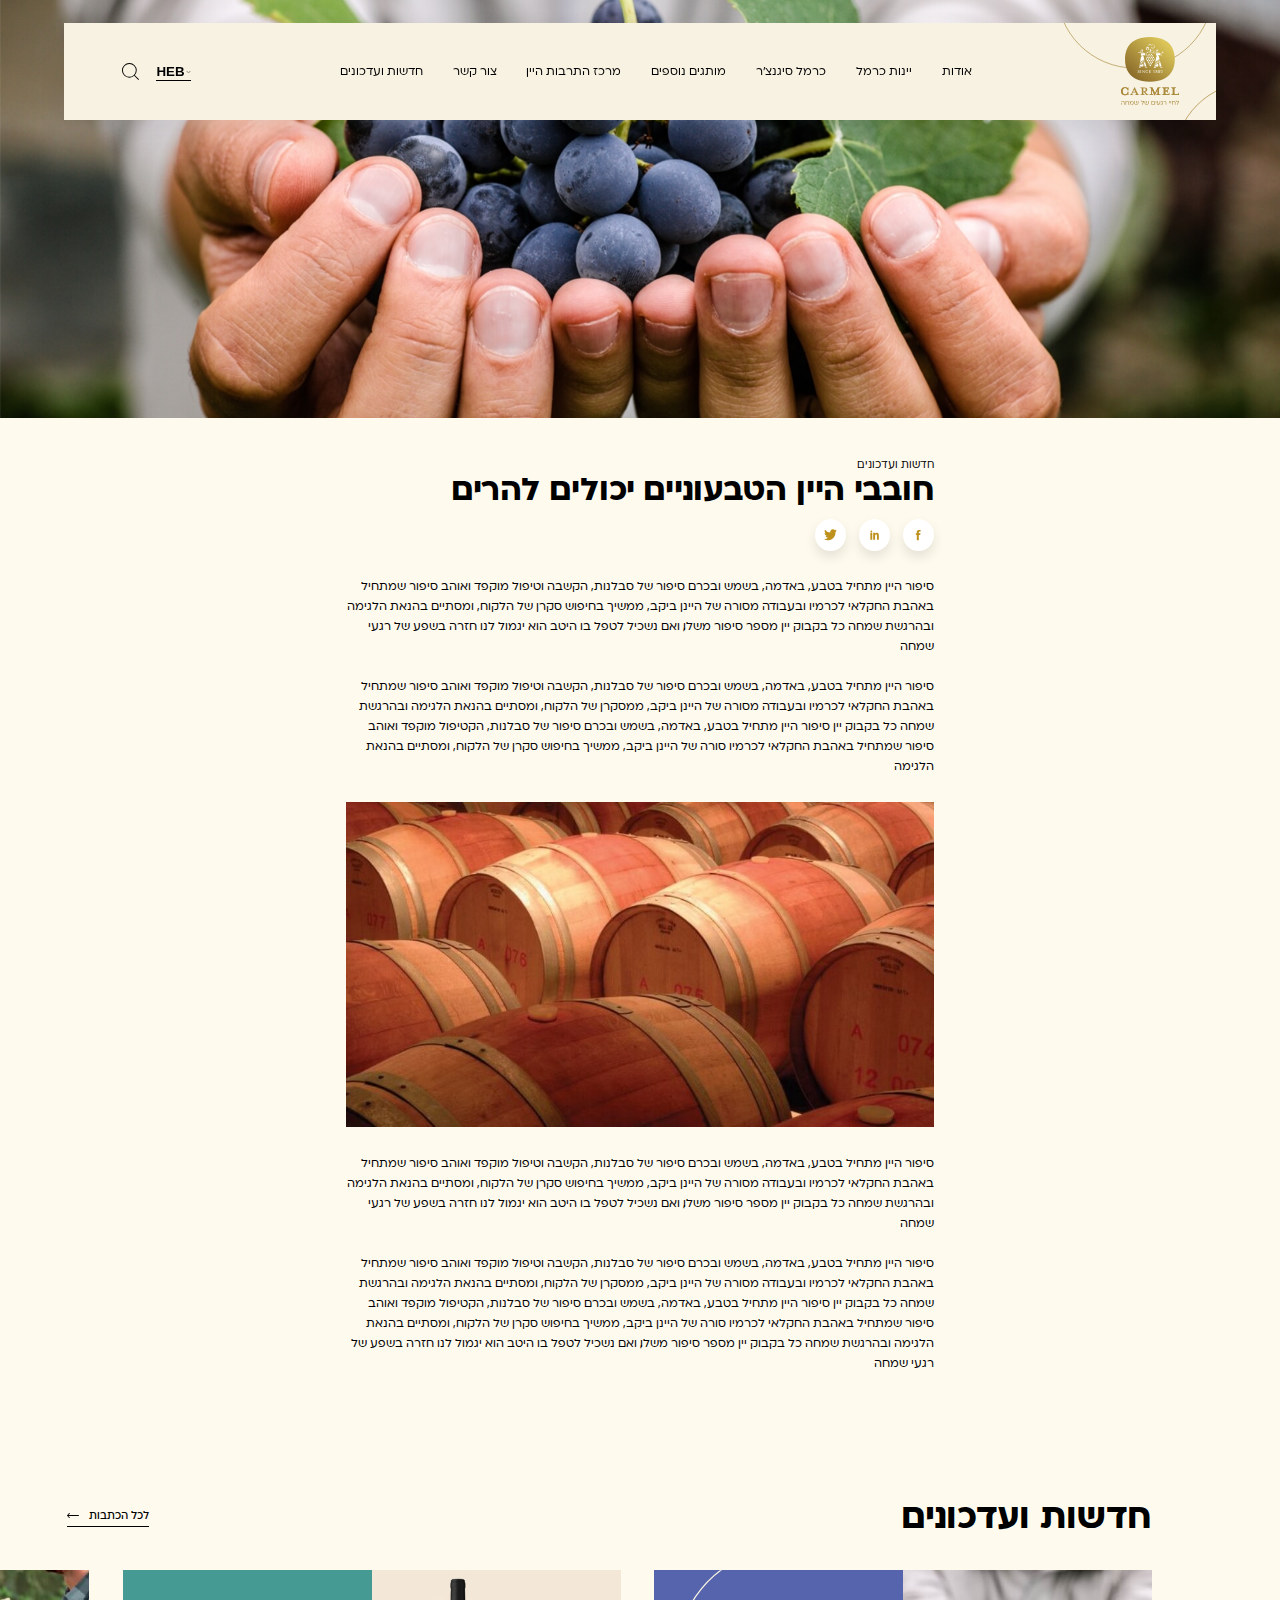
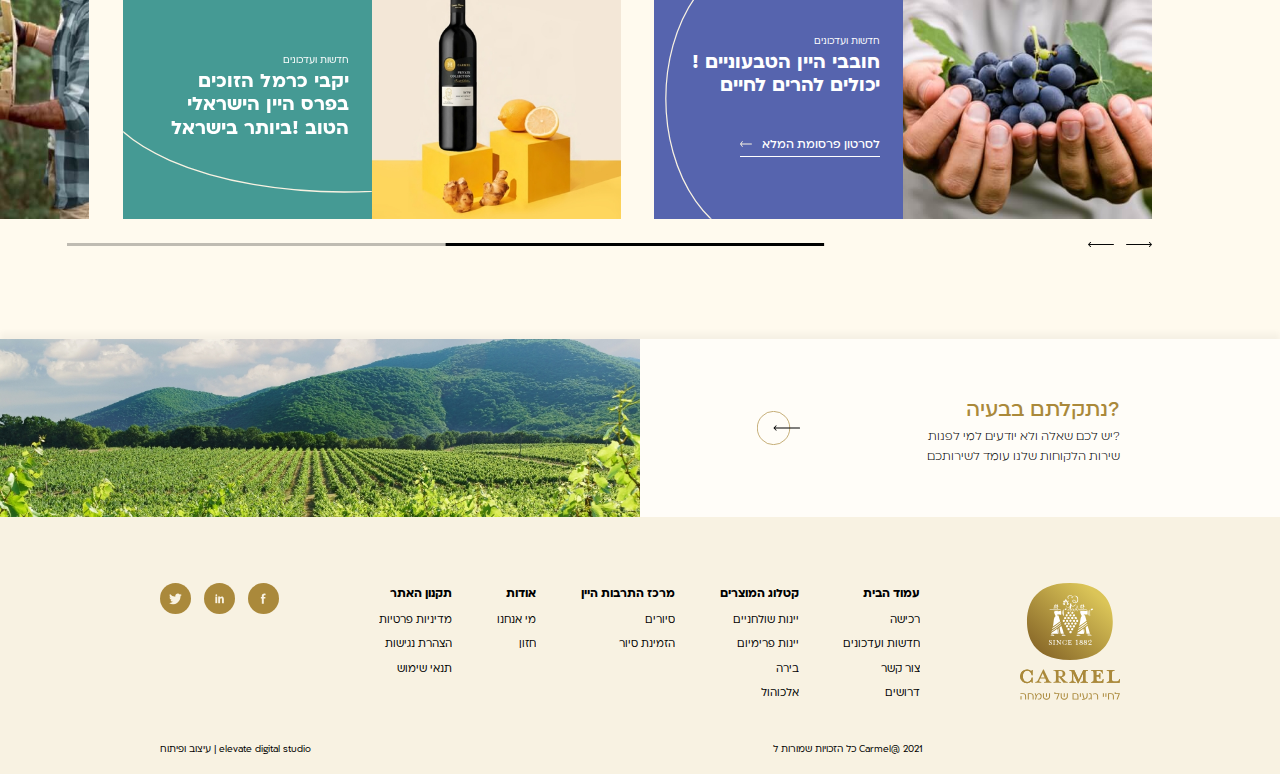
<file: blog-post.html>
<!DOCTYPE html>
<html lang="he-IL" dir="rtl">

<head>
  <!-- Meta -->
  <meta charset="UTF-8">
  <meta name="viewport" content="width=device-width, initial-scale=1.0">
  <meta name="description" content="Carmel">
  <title>Carmel</title>

  <!-- Style (Vendor) -->
  <link rel="stylesheet" href="css/swiper-bundle.min.css">

  <!-- Style -->
  <link rel="stylesheet" href="css/elevate-framework.css">
  <link rel="stylesheet" href="css/style.css">

  <!-- Favicon -->
  <link rel="icon" href="img/favicon.png">
</head>

<body class="blog-post-page">

  <!-- Header -->
  <header class="header">
    <div class="container">
      <!-- Hamburger -->
      <div class="header-hamburger d-mobile">
        <button class="hamburger hamburger--slider">
          <span class="hamburger-box">
            <span class="hamburger-inner"></span>
          </span>
        </button>
      </div>
      <!-- Logo -->
      <div class="header-logo">
        <a href="#">
          <img src="img/global/logo.svg" alt="carmel-img">
        </a>
      </div>
      <!-- Menu -->
      <div class="header-menu">
        <!-- Action -->
        <div class="header-action">
          <div class="header-language">
            <select>
              <option value="1">HEB</option>
              <option value="2">ENG</option>
            </select>
          </div>
          <div class="header-search">
            <div class="d-mobile">
              <form>
                <input type="text" class="f-m-32" placeholder="חפש יין">
                <a href="#">
                  <img src="img/icons/search.svg" alt="carmel-img">
                </a>
              </form>
            </div>
            <div class="d-desktop">
              <a href="#">
                <img src="img/icons/search.svg" alt="carmel-img">
              </a>
            </div>
          </div>
        </div>
        <!-- Links -->
        <div class="header-links">
          <!-- Accordion -->
          <div class="accordion">
            <ul class="header-link-list">
              <li class="header-link">
                <!-- Collapsible -->
                <div class="collapsible">
                  <!-- Toggler -->
                  <div class="collapse-toggler f-d-20 f-m-42">
                    אודות
                    <div class="simbol">
                      <div class="plus">+</div>
                      <div class="minus">-</div>
                    </div>
                  </div>
                  <!-- Collapse -->
                  <div class="collapse">
                    <div>
                      <ul class="f-d-20 f-m-32">
                        <li>
                          <a href="#">יינות שולחניים</a>
                        </li>
                        <li>
                          <a href="#">יינות תירוש</a>
                        </li>
                        <li>
                          <a href="#">יינות מתוקים</a>
                        </li>
                      </ul>
                    </div>
                  </div>
                </div>
              </li>
              <li class="header-link">
                <!-- Collapsible -->
                <div class="collapsible">
                  <!-- Toggler -->
                  <div class="collapse-toggler f-d-20 f-m-42">
                    יינות כרמל
                    <div class="simbol">
                      <div class="plus">+</div>
                      <div class="minus">-</div>
                    </div>
                  </div>
                  <!-- Collapse -->
                  <div class="collapse">
                    <div>
                      <ul class="f-d-20 f-m-32">
                        <li>
                          <a href="#">יינות שולחניים</a>
                        </li>
                        <li>
                          <a href="#">יינות תירוש</a>
                        </li>
                        <li>
                          <a href="#">יינות מתוקים</a>
                        </li>
                      </ul>
                    </div>
                  </div>
                </div>
              </li>
              <li class="header-link">
                <!-- Collapsible -->
                <div class="collapsible">
                  <!-- Toggler -->
                  <div class="collapse-toggler f-d-20 f-m-42">
                    כרמל סיגנצ'ר
                    <div class="simbol">
                      <div class="plus">+</div>
                      <div class="minus">-</div>
                    </div>
                  </div>
                  <!-- Collapse -->
                  <div class="collapse">
                    <div>
                      <ul class="f-d-20 f-m-32">
                        <li>
                          <a href="#">יינות שולחניים</a>
                        </li>
                        <li>
                          <a href="#">יינות תירוש</a>
                        </li>
                        <li>
                          <a href="#">יינות מתוקים</a>
                        </li>
                      </ul>
                    </div>
                  </div>
                </div>
              </li>
              <li class="header-link">
                <!-- Collapsible -->
                <div class="collapsible">
                  <!-- Toggler -->
                  <div class="collapse-toggler f-d-20 f-m-42">
                    מותגים נוספים
                    <div class="simbol">
                      <div class="plus">+</div>
                      <div class="minus">-</div>
                    </div>
                  </div>
                  <!-- Collapse -->
                  <div class="collapse">
                    <div>
                      <ul class="f-d-20 f-m-32">
                        <li>
                          <a href="#">יינות שולחניים</a>
                        </li>
                        <li>
                          <a href="#">יינות תירוש</a>
                        </li>
                        <li>
                          <a href="#">יינות מתוקים</a>
                        </li>
                      </ul>
                    </div>
                  </div>
                </div>
              </li>
              <li class="header-link">
                <a href="#" class="f-d-20 f-m-42">מרכז התרבות היין</a>
              </li>
              <li class="header-link">
                <a href="#" class="f-d-20 f-m-42">צור קשר</a>
              </li>
              <li class="header-link">
                <a href="#" class="f-d-20 f-m-42">חדשות ועדכונים</a>
              </li>
            </ul>
          </div>
        </div>
      </div>
    </div>
  </header>

  <!-- Banner -->
  <div class="banner">
    <div class="img">
      <picture>
        <source media="(min-width:1024px)" srcset="img/blog-post/banner.jpg">
        <img src="img/blog-post/banner-mobile.jpg" alt="carmel-img">
      </picture>
    </div>
  </div>

  <!-- Blog Post -->
  <div class="blog-post">
    <div class="container">
      <div class="heading">
        <p class="f-d-18 f-m-28">חדשות ועדכונים</p>
        <h1 class="f-d-55 f-m-50">חובבי היין הטבעוניים יכולים להרים </h1>
        <div class="social">
          <ul>
            <li>
              <a href="#"><img src="img/icons/facebook-alt.svg" alt="carmel-img"></a>
            </li>
            <li>
              <a href="#"><img src="img/icons/linkedin-alt.svg" alt="carmel-img"></a>
            </li>
            <li>
              <a href="#"><img src="img/icons/twitter-alt.svg" alt="carmel-img"></a>
            </li>
          </ul>
        </div>
      </div>
      <div class="body">
        <p class="f-d-20 f-m-32"> סיפור היין מתחיל בטבע, באדמה, בשמש ובכרם סיפור של סבלנות, הקשבה וטיפול מוקפד ואוהב סיפור שמתחיל 
          באהבת החקלאי לכרמיו ובעבודה מסורה של היינן ביקב, ממשיך בחיפוש סקרן של הלקוח , ומסתיים בהנאת הלגימה 
          ובהרגשת שמחה כל בקבוק יין מספר סיפור משלו, ואם נשכיל לטפל בו היטב הוא יגמול לנו חזרה בשפע של רגעי שמחה 
          <br><br>
           סיפור היין מתחיל בטבע, באדמה, בשמש ובכרם סיפור של סבלנות, הקשבה וטיפול מוקפד ואוהב סיפור שמתחיל 
          באהבת החקלאי לכרמיו ובעבודה מסורה של היינן ביקב, ממסקרן של הלקוח , ומסתיים בהנאת הלגימה ובהרגשת 
          שמחה כל בקבוק יין  סיפור היין מתחיל בטבע, באדמה, בשמש ובכרם סיפור של סבלנות, הקטיפול מוקפד ואוהב סיפור 
          שמתחיל באהבת החקלאי לכרמיו סורה של היינן ביקב, ממשיך בחיפוש סקרן של הלקוח , ומסתיים בהנאת הלגימה 
          </p>
        <div class="post-img">
          <img src="img/blog-post/post-img-1.jpg" alt="carmel-img">
        </div>
        <p class="f-d-20 f-m-32"> סיפור היין מתחיל בטבע, באדמה, בשמש ובכרם סיפור של סבלנות, הקשבה וטיפול מוקפד ואוהב סיפור שמתחיל 
          באהבת החקלאי לכרמיו ובעבודה מסורה של היינן ביקב, ממשיך בחיפוש סקרן של הלקוח , ומסתיים בהנאת הלגימה 
          ובהרגשת שמחה כל בקבוק יין מספר סיפור משלו, ואם נשכיל לטפל בו היטב הוא יגמול לנו חזרה בשפע של רגעי שמחה 
          <br><br>
           סיפור היין מתחיל בטבע, באדמה, בשמש ובכרם סיפור של סבלנות, הקשבה וטיפול מוקפד ואוהב סיפור שמתחיל 
          באהבת החקלאי לכרמיו ובעבודה מסורה של היינן ביקב, ממסקרן של הלקוח , ומסתיים בהנאת הלגימה ובהרגשת 
          שמחה כל בקבוק יין  סיפור היין מתחיל בטבע, באדמה, בשמש ובכרם סיפור של סבלנות, הקטיפול מוקפד ואוהב סיפור 
          שמתחיל באהבת החקלאי לכרמיו סורה של היינן ביקב, ממשיך בחיפוש סקרן של הלקוח , ומסתיים בהנאת הלגימה 
          ובהרגשת שמחה כל בקבוק יין מספר סיפור משלו, ואם נשכיל לטפל בו היטב הוא יגמול לנו חזרה בשפע של רגעי שמחה 
          </p>
      </div>
    </div>
  </div>

  <!-- News Slider -->
  <div class="news-slider">
    <div class="container">
      <!-- Heading -->
      <div class="heading">
        <h2 class="f-d-60 f-m-75">חדשות ועדכונים</h2>
        <div class="d-desktop">
          <a href="#" class="link-black f-d-18 medium d-desktop">לכל הכתבות <img src="img/icons/arrow-left-black.svg"
              alt="carmel-img"></a>
        </div>
      </div>
      <!-- Swiper -->
      <div class="swiper">
        <div class="swiper-wrapper">
          <!-- Slide -->
          <div class="swiper-slide">
            <div>
              <div class="img">
                <img src="img/home/news-img-1.jpg" alt="carmel-img">
              </div>
              <div class="text bg-purple">
                <p class="f-d-16 f-m-28">חדשות ועדכונים</p>
                <h3 class="f-d-32 f-m-50">חובבי היין הטבעוניים
                  !יכולים להרים לחיים</h3>
                <a href="#" class="link-white f-d-20 f-m-30 medium">לסרטון פרסומת המלא <img
                    src="img/icons/arrow-left-white-short.svg" alt="carmel-img"></a>
              </div>
            </div>
          </div>
          <!-- Slide -->
          <div class="swiper-slide">
            <div>
              <div class="img">
                <img src="img/home/news-img-2.jpg" alt="carmel-img">
              </div>
              <div class="text bg-green">
                <p class="f-d-16 f-m-28">חדשות ועדכונים</p>
                <h3 class="f-d-32 f-m-50">יקבי כרמל
                  הזוכים בפרס היין הישראלי הטוב
                  !ביותר בישראל</h3>
              </div>
            </div>
          </div>
          <!-- Slide -->
          <div class="swiper-slide">
            <div>
              <div class="img">
                <img src="img/home/news-img-3.jpg" alt="carmel-img">
              </div>
              <div class="text bg-gray">
                <h3 class="f-d-32 f-m-50">חובבי היין הטבעוניים
                  !יכולים להרים לחיים</h3>
                <a href="#" class="link-black f-d-20 f-m-30 medium">לכתבה מלאה <img src="img/icons/arrow-left-black.svg"
                    alt="carmel-img"></a>
              </div>
            </div>
          </div>
        </div>
        <div class="swiper-arrows">
          <div class="prev"><img src="img/icons/arrow-long-right-black.svg" alt="carmel-img"></div>
          <div class="next"><img src="img/icons/arrow-long-left-black.svg" alt="carmel-img"></div>
        </div>
        <div class="swiper-pagination d-desktop"></div>
      </div>
      <!-- Button -->
      <div class="text-center d-mobile">
        <a href="#" class="btn btn-secondary">לכל הכתבות <img src="img/icons/arrow-left-black.svg" alt="carmel-img"></a>
      </div>
    </div>
  </div>

  <!-- Home Links -->
  <div class="home-links">
    <div class="container">
      <div class="text">
        <div>
          <h2 class="f-d-35 f-m-42 medium text-gold">?נתקלתם בבעיה</h2>
          <p class="f-d-20 f-m-30 light">?יש לכם שאלה ולא יודעים למי לפנות
            <br>
            שירות הלקוחות שלנו עומד לשירותכם
          </p>
        </div>
        <a href="#">
          <img src="img/icons/arrow-link-left.svg" alt="carmel-img">
        </a>
      </div>
      <div class="img">
        <picture>
          <source media="(min-width:1024px)" srcset="img/home/home-links-3.jpg">
          <img src="img/home/home-links-3-mobile.jpg" alt="carmel-img">
        </picture>
      </div>
    </div>
  </div>

  <!-- Footer -->
  <footer class="footer">
    <div class="container">
      <!-- Top -->
      <div class="footer-top">
        <!-- Logo -->
        <div class="footer-logo">
          <a href="#">
            <img src="img/global/logo.svg" alt="carmel-img">
          </a>
        </div>
        <!-- Links -->
        <div class="footer-links">
          <!-- Accordion -->
          <div class="accordion">
            <!-- Collapsible -->
            <div class="collapsible">
              <!-- Toggler -->
              <div class="collapse-toggler f-d-20 f-m-42 bold">
                עמוד הבית
                <div class="simbol">
                  <div class="plus">+</div>
                  <div class="minus">-</div>
                </div>
              </div>
              <!-- Collapse -->
              <div class="collapse">
                <div>
                  <ul class="f-d-18 f-m-32">
                    <!-- Item -->
                    <li>
                      <a href="#">רכישה</a>
                    </li>
                    <!-- Item -->
                    <li>
                      <a href="#">חדשות ועדכונים</a>
                    </li>
                    <!-- Item -->
                    <li>
                      <a href="#">צור קשר</a>
                    </li>
                    <!-- Item -->
                    <li>
                      <a href="#">דרושים</a>
                    </li>
                  </ul>
                </div>
              </div>
            </div>
            <!-- Collapsible -->
            <div class="collapsible">
              <!-- Toggler -->
              <div class="collapse-toggler f-d-20 f-m-42 bold">
                קטלוג המוצרים
                <div class="simbol">
                  <div class="plus">+</div>
                  <div class="minus">-</div>
                </div>
              </div>
              <!-- Collapse -->
              <div class="collapse">
                <div>
                  <ul class="f-d-18 f-m-32">
                    <!-- Item -->
                    <li>
                      <a href="#">יינות שולחניים</a>
                    </li>
                    <!-- Item -->
                    <li>
                      <a href="#">יינות פרימיום</a>
                    </li>
                    <!-- Item -->
                    <li>
                      <a href="#">בירה</a>
                    </li>
                    <!-- Item -->
                    <li>
                      <a href="#">אלכוהול</a>
                    </li>
                  </ul>
                </div>
              </div>
            </div>
            <!-- Collapsible -->
            <div class="collapsible">
              <!-- Toggler -->
              <div class="collapse-toggler f-d-20 f-m-42 bold">
                מרכז התרבות היין
                <div class="simbol">
                  <div class="plus">+</div>
                  <div class="minus">-</div>
                </div>
              </div>
              <!-- Collapse -->
              <div class="collapse">
                <div>
                  <ul class="f-d-18 f-m-32">
                    <!-- Item -->
                    <li>
                      <a href="#">סיורים</a>
                    </li>
                    <!-- Item -->
                    <li>
                      <a href="#">הזמינת סיור</a>
                    </li>
                  </ul>
                </div>
              </div>
            </div>
            <!-- Collapsible -->
            <div class="collapsible">
              <!-- Toggler -->
              <div class="collapse-toggler f-d-20 f-m-42 bold">
                אודות
                <div class="simbol">
                  <div class="plus">+</div>
                  <div class="minus">-</div>
                </div>
              </div>
              <!-- Collapse -->
              <div class="collapse">
                <div>
                  <ul class="f-d-18 f-m-32">
                    <!-- Item -->
                    <li>
                      <a href="#">מי אנחנו</a>
                    </li>
                    <!-- Item -->
                    <li>
                      <a href="#">חזון</a>
                    </li>
                  </ul>
                </div>
              </div>
            </div>
            <!-- Collapsible -->
            <div class="collapsible">
              <!-- Toggler -->
              <div class="collapse-toggler f-d-20 f-m-42 bold">
                תקנון האתר
                <div class="simbol">
                  <div class="plus">+</div>
                  <div class="minus">-</div>
                </div>
              </div>
              <!-- Collapse -->
              <div class="collapse">
                <div>
                  <ul class="f-d-18 f-m-32">
                    <!-- Item -->
                    <li>
                      <a href="#">מדיניות פרטיות</a>
                    </li>
                    <!-- Item -->
                    <li>
                      <a href="#">הצהרת נגישות</a>
                    </li>
                    <!-- Item -->
                    <li>
                      <a href="#">תנאי שימוש</a>
                    </li>
                  </ul>
                </div>
              </div>
            </div>
          </div>
        </div>
        <!-- Social -->
        <div class="social">
          <ul>
            <!-- Item -->
            <li>
              <a href="#"><img src="img/icons/facebook.svg" alt="carmel-img"></a>
            </li>
            <!-- Item -->
            <li>
              <a href="#"><img src="img/icons/linkedin.svg" alt="carmel-img"></a>
            </li>
            <!-- Item -->
            <li>
              <a href="#"><img src="img/icons/twitter.svg" alt="carmel-img"></a>
            </li>
          </ul>
        </div>
      </div>
      <!-- Bottom -->
      <div class="footer-bottom">
        <p class="f-d-16 f-m-26">‏2021 @Carmel כל הזכויות שמורות ל</p>
        <a href="https://portfolio.elevate.co.il/" class="f-d-16 f-m-26" target="_blank">elevate digital studio | עיצוב
          ופיתוח</a>
      </div>
    </div>
  </footer>

  <!-- Script (Vendor) -->
  <script src="js/swiper-bundle.min.js"></script>
  <script src="js/gsap.min.js"></script>

  <!-- Script -->
  <script src="js/elevate-framework.js"></script>
  <script src="js/app.js"></script>

  <!-- Lazy Loading -->
  <script src="js/lazyload.min.js"></script>
  <script>
    (function () {
      ll = new LazyLoad({});
    })();
  </script>

</body>

</html>
</file>
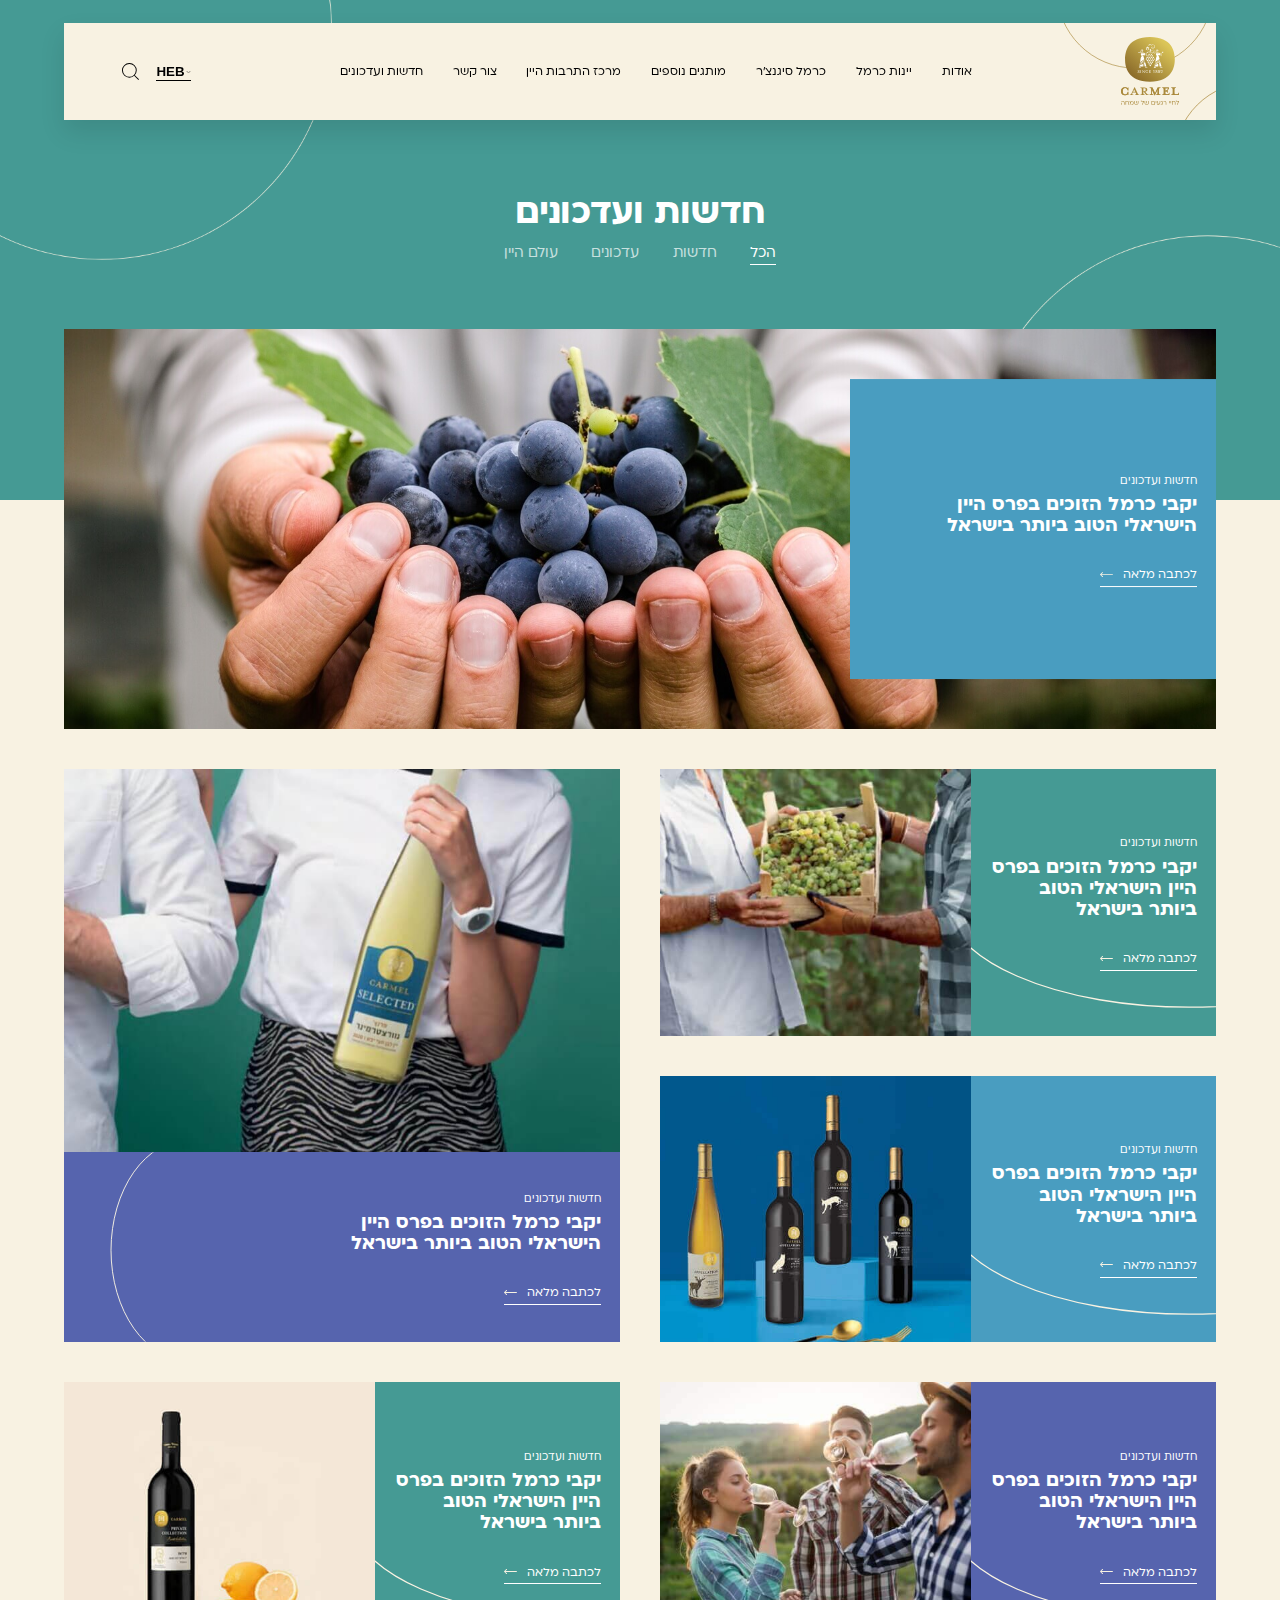
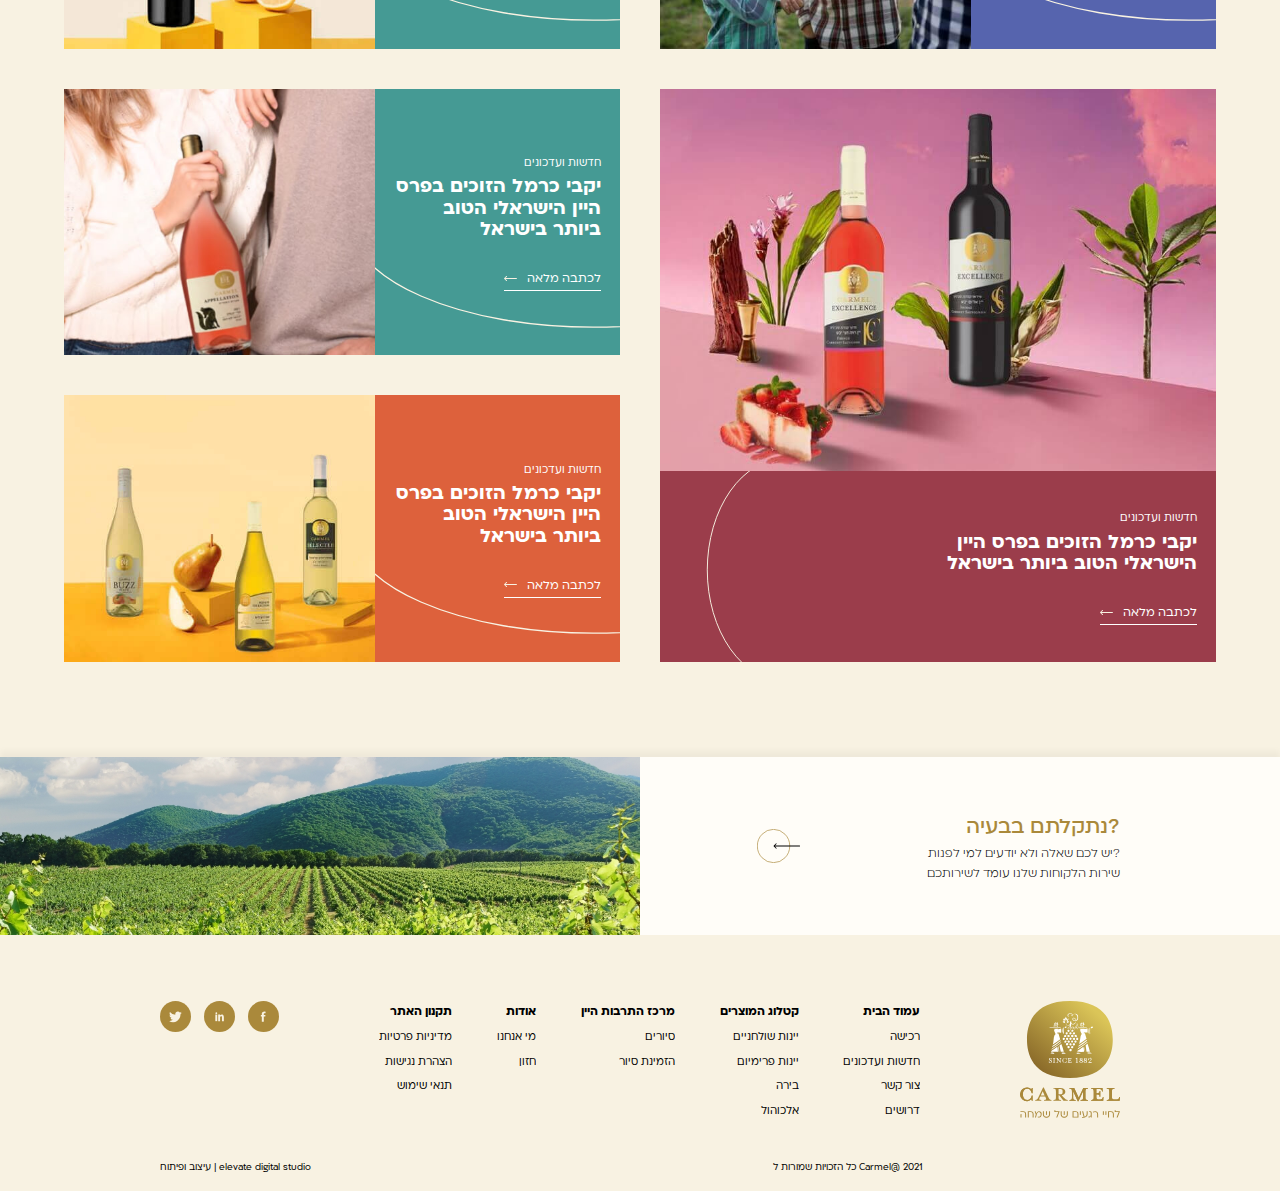
<file: blog.html>
<!DOCTYPE html>
<html lang="he-IL" dir="rtl">

<head>
  <!-- Meta -->
  <meta charset="UTF-8">
  <meta name="viewport" content="width=device-width, initial-scale=1.0">
  <meta name="description" content="Carmel">
  <title>Carmel</title>

  <!-- Style (Vendor) -->
  <link rel="stylesheet" href="css/swiper-bundle.min.css">

  <!-- Style -->
  <link rel="stylesheet" href="css/elevate-framework.css">
  <link rel="stylesheet" href="css/style.css">

  <!-- Favicon -->
  <link rel="icon" href="img/favicon.png">
</head>

<body class="blog-page">

  <!-- Header -->
  <header class="header">
    <div class="container">
      <!-- Hamburger -->
      <div class="header-hamburger d-mobile">
        <button class="hamburger hamburger--slider">
          <span class="hamburger-box">
            <span class="hamburger-inner"></span>
          </span>
        </button>
      </div>
      <!-- Logo -->
      <div class="header-logo">
        <a href="#">
          <img src="img/global/logo.svg" alt="carmel-img">
        </a>
      </div>
      <!-- Menu -->
      <div class="header-menu">
        <!-- Action -->
        <div class="header-action">
          <div class="header-language">
            <select>
              <option value="1">HEB</option>
              <option value="2">ENG</option>
            </select>
          </div>
          <div class="header-search">
            <div class="d-mobile">
              <form>
                <input type="text" class="f-m-32" placeholder="חפש יין">
                <a href="#">
                  <img src="img/icons/search.svg" alt="carmel-img">
                </a>
              </form>
            </div>
            <div class="d-desktop">
              <a href="#">
                <img src="img/icons/search.svg" alt="carmel-img">
              </a>
            </div>
          </div>
        </div>
        <!-- Links -->
        <div class="header-links">
          <!-- Accordion -->
          <div class="accordion">
            <ul class="header-link-list">
              <li class="header-link">
                <!-- Collapsible -->
                <div class="collapsible">
                  <!-- Toggler -->
                  <div class="collapse-toggler f-d-20 f-m-42">
                    אודות
                    <div class="simbol">
                      <div class="plus">+</div>
                      <div class="minus">-</div>
                    </div>
                  </div>
                  <!-- Collapse -->
                  <div class="collapse">
                    <div>
                      <ul class="f-d-20 f-m-32">
                        <li>
                          <a href="#">יינות שולחניים</a>
                        </li>
                        <li>
                          <a href="#">יינות תירוש</a>
                        </li>
                        <li>
                          <a href="#">יינות מתוקים</a>
                        </li>
                      </ul>
                    </div>
                  </div>
                </div>
              </li>
              <li class="header-link">
                <!-- Collapsible -->
                <div class="collapsible">
                  <!-- Toggler -->
                  <div class="collapse-toggler f-d-20 f-m-42">
                    יינות כרמל
                    <div class="simbol">
                      <div class="plus">+</div>
                      <div class="minus">-</div>
                    </div>
                  </div>
                  <!-- Collapse -->
                  <div class="collapse">
                    <div>
                      <ul class="f-d-20 f-m-32">
                        <li>
                          <a href="#">יינות שולחניים</a>
                        </li>
                        <li>
                          <a href="#">יינות תירוש</a>
                        </li>
                        <li>
                          <a href="#">יינות מתוקים</a>
                        </li>
                      </ul>
                    </div>
                  </div>
                </div>
              </li>
              <li class="header-link">
                <!-- Collapsible -->
                <div class="collapsible">
                  <!-- Toggler -->
                  <div class="collapse-toggler f-d-20 f-m-42">
                    כרמל סיגנצ'ר
                    <div class="simbol">
                      <div class="plus">+</div>
                      <div class="minus">-</div>
                    </div>
                  </div>
                  <!-- Collapse -->
                  <div class="collapse">
                    <div>
                      <ul class="f-d-20 f-m-32">
                        <li>
                          <a href="#">יינות שולחניים</a>
                        </li>
                        <li>
                          <a href="#">יינות תירוש</a>
                        </li>
                        <li>
                          <a href="#">יינות מתוקים</a>
                        </li>
                      </ul>
                    </div>
                  </div>
                </div>
              </li>
              <li class="header-link">
                <!-- Collapsible -->
                <div class="collapsible">
                  <!-- Toggler -->
                  <div class="collapse-toggler f-d-20 f-m-42">
                    מותגים נוספים
                    <div class="simbol">
                      <div class="plus">+</div>
                      <div class="minus">-</div>
                    </div>
                  </div>
                  <!-- Collapse -->
                  <div class="collapse">
                    <div>
                      <ul class="f-d-20 f-m-32">
                        <li>
                          <a href="#">יינות שולחניים</a>
                        </li>
                        <li>
                          <a href="#">יינות תירוש</a>
                        </li>
                        <li>
                          <a href="#">יינות מתוקים</a>
                        </li>
                      </ul>
                    </div>
                  </div>
                </div>
              </li>
              <li class="header-link">
                <a href="#" class="f-d-20 f-m-42">מרכז התרבות היין</a>
              </li>
              <li class="header-link">
                <a href="#" class="f-d-20 f-m-42">צור קשר</a>
              </li>
              <li class="header-link">
                <a href="#" class="f-d-20 f-m-42">חדשות ועדכונים</a>
              </li>
            </ul>
          </div>
        </div>
      </div>
    </div>
  </header>

  <!-- Banner -->
  <div class="banner bg-green">
    <div class="img">
      <picture>
        <source media="(min-width:1024px)" srcset="img/global/banner-lines.png">
        <img src="img/global/banner-lines-mobile.png" alt="carmel-img">
      </picture>
    </div>
  </div>

  <!-- Blog -->
  <div class="blog">
    <div class="container">
      <!-- Tabs -->
      <div class="tabs">
        <!-- Tab Navigation -->
        <div class="tab-navigation">
          <h1 class="f-d-60 f-m-80">חדשות ועדכונים</h1>
          <ul class="f-d-24 f-m-36">
            <li class="tab-btn active" data-tab="#tab1">
              <a href="#">הכל</a>
            </li>
            <li class="tab-btn" data-tab="#tab2">
              <a href="#">חדשות</a>
            </li>
            <li class="tab-btn" data-tab="#tab3">
              <a href="#">עדכונים</a>
            </li>
            <li class="tab-btn" data-tab="#tab4">
              <a href="#">עולם היין</a>
            </li>
          </ul>
        </div>
        <!-- Tab Content -->
        <div class="tab-content">
          <ul>
            <li class="tab-panel active" id="tab1">
              <div class="blog-grid">
                <ul>
                  <!-- Item -->
                  <li>
                    <div class="img">
                      <img src="img/blog/img-1.jpg" alt="carmel-img">
                    </div>
                    <div class="text bg-blue">
                      <p class="f-d-18 f-m-28">חדשות ועדכונים</p>
                      <h2 class="f-d-32 f-m-50">יקבי כרמל
                        הזוכים בפרס היין הישראלי
                        הטוב ביותר בישראל</h2>
                      <a href="#" class="link-white f-d-20 f-m-30">לכתבה מלאה <img
                          src="img/icons/arrow-left-white-short.svg" alt="carmel-img"></a>
                    </div>
                  </li>
                  <!-- Item -->
                  <li>
                    <div class="img">
                      <img src="img/blog/img-2.jpg" alt="carmel-img">
                    </div>
                    <div class="text bg-green">
                      <p class="f-d-18 f-m-28">חדשות ועדכונים</p>
                      <h2 class="f-d-32 f-m-50">יקבי כרמל
                        הזוכים בפרס היין הישראלי
                        הטוב ביותר בישראל</h2>
                      <a href="#" class="link-white f-d-20 f-m-30">לכתבה מלאה <img
                          src="img/icons/arrow-left-white-short.svg" alt="carmel-img"></a>
                    </div>
                  </li>
                  <!-- Item -->
                  <li>
                    <div class="img">
                      <img src="img/blog/img-3.jpg" alt="carmel-img">
                    </div>
                    <div class="text bg-purple">
                      <p class="f-d-18 f-m-28">חדשות ועדכונים</p>
                      <h2 class="f-d-32 f-m-50">יקבי כרמל
                        הזוכים בפרס היין הישראלי
                        הטוב ביותר בישראל</h2>
                      <a href="#" class="link-white f-d-20 f-m-30">לכתבה מלאה <img
                          src="img/icons/arrow-left-white-short.svg" alt="carmel-img"></a>
                    </div>
                  </li>
                  <!-- Item -->
                  <li>
                    <div class="img">
                      <img src="img/blog/img-4.jpg" alt="carmel-img">
                    </div>
                    <div class="text bg-blue">
                      <p class="f-d-18 f-m-28">חדשות ועדכונים</p>
                      <h2 class="f-d-32 f-m-50">יקבי כרמל
                        הזוכים בפרס היין הישראלי
                        הטוב ביותר בישראל</h2>
                      <a href="#" class="link-white f-d-20 f-m-30">לכתבה מלאה <img
                          src="img/icons/arrow-left-white-short.svg" alt="carmel-img"></a>
                    </div>
                  </li>
                  <!-- Item -->
                  <li>
                    <div class="img">
                      <img src="img/blog/img-5.jpg" alt="carmel-img">
                    </div>
                    <div class="text bg-purple">
                      <p class="f-d-18 f-m-28">חדשות ועדכונים</p>
                      <h2 class="f-d-32 f-m-50">יקבי כרמל
                        הזוכים בפרס היין הישראלי
                        הטוב ביותר בישראל</h2>
                      <a href="#" class="link-white f-d-20 f-m-30">לכתבה מלאה <img
                          src="img/icons/arrow-left-white-short.svg" alt="carmel-img"></a>
                    </div>
                  </li>
                  <!-- Item -->
                  <li>
                    <div class="img">
                      <img src="img/blog/img-6.jpg" alt="carmel-img">
                    </div>
                    <div class="text bg-green">
                      <p class="f-d-18 f-m-28">חדשות ועדכונים</p>
                      <h2 class="f-d-32 f-m-50">יקבי כרמל
                        הזוכים בפרס היין הישראלי
                        הטוב ביותר בישראל</h2>
                      <a href="#" class="link-white f-d-20 f-m-30">לכתבה מלאה <img
                          src="img/icons/arrow-left-white-short.svg" alt="carmel-img"></a>
                    </div>
                  </li>
                  <!-- Item -->
                  <li>
                    <div class="img">
                      <img src="img/blog/img-7.jpg" alt="carmel-img">
                    </div>
                    <div class="text bg-red">
                      <p class="f-d-18 f-m-28">חדשות ועדכונים</p>
                      <h2 class="f-d-32 f-m-50">יקבי כרמל
                        הזוכים בפרס היין הישראלי
                        הטוב ביותר בישראל</h2>
                      <a href="#" class="link-white f-d-20 f-m-30">לכתבה מלאה <img
                          src="img/icons/arrow-left-white-short.svg" alt="carmel-img"></a>
                    </div>
                  </li>
                  <!-- Item -->
                  <li>
                    <div class="img">
                      <img src="img/blog/img-8.jpg" alt="carmel-img">
                    </div>
                    <div class="text bg-green">
                      <p class="f-d-18 f-m-28">חדשות ועדכונים</p>
                      <h2 class="f-d-32 f-m-50">יקבי כרמל
                        הזוכים בפרס היין הישראלי
                        הטוב ביותר בישראל</h2>
                      <a href="#" class="link-white f-d-20 f-m-30">לכתבה מלאה <img
                          src="img/icons/arrow-left-white-short.svg" alt="carmel-img"></a>
                    </div>
                  </li>
                  <!-- Item -->
                  <li>
                    <div class="img">
                      <img src="img/blog/img-9.jpg" alt="carmel-img">
                    </div>
                    <div class="text bg-orange">
                      <p class="f-d-18 f-m-28">חדשות ועדכונים</p>
                      <h2 class="f-d-32 f-m-50">יקבי כרמל
                        הזוכים בפרס היין הישראלי
                        הטוב ביותר בישראל</h2>
                      <a href="#" class="link-white f-d-20 f-m-30">לכתבה מלאה <img
                          src="img/icons/arrow-left-white-short.svg" alt="carmel-img"></a>
                    </div>
                  </li>
                </ul>
              </div>
            </li>
            <li class="tab-panel" id="tab2">
              <div class="blog-grid">
                <ul>
                  <!-- Item -->
                  <li>
                    <div class="img">
                      <img src="img/blog/img-1.jpg" alt="carmel-img">
                    </div>
                    <div class="text bg-blue">
                      <p class="f-d-18 f-m-28">חדשות ועדכונים</p>
                      <h2 class="f-d-32 f-m-50">יקבי כרמל
                        הזוכים בפרס היין הישראלי
                        הטוב ביותר בישראל</h2>
                      <a href="#" class="link-white f-d-20 f-m-30">לכתבה מלאה <img
                          src="img/icons/arrow-left-white-short.svg" alt="carmel-img"></a>
                    </div>
                  </li>
                  <!-- Item -->
                  <li>
                    <div class="img">
                      <img src="img/blog/img-2.jpg" alt="carmel-img">
                    </div>
                    <div class="text bg-green">
                      <p class="f-d-18 f-m-28">חדשות ועדכונים</p>
                      <h2 class="f-d-32 f-m-50">יקבי כרמל
                        הזוכים בפרס היין הישראלי
                        הטוב ביותר בישראל</h2>
                      <a href="#" class="link-white f-d-20 f-m-30">לכתבה מלאה <img
                          src="img/icons/arrow-left-white-short.svg" alt="carmel-img"></a>
                    </div>
                  </li>
                  <!-- Item -->
                  <li>
                    <div class="img">
                      <img src="img/blog/img-3.jpg" alt="carmel-img">
                    </div>
                    <div class="text bg-purple">
                      <p class="f-d-18 f-m-28">חדשות ועדכונים</p>
                      <h2 class="f-d-32 f-m-50">יקבי כרמל
                        הזוכים בפרס היין הישראלי
                        הטוב ביותר בישראל</h2>
                      <a href="#" class="link-white f-d-20 f-m-30">לכתבה מלאה <img
                          src="img/icons/arrow-left-white-short.svg" alt="carmel-img"></a>
                    </div>
                  </li>
                  <!-- Item -->
                  <li>
                    <div class="img">
                      <img src="img/blog/img-4.jpg" alt="carmel-img">
                    </div>
                    <div class="text bg-blue">
                      <p class="f-d-18 f-m-28">חדשות ועדכונים</p>
                      <h2 class="f-d-32 f-m-50">יקבי כרמל
                        הזוכים בפרס היין הישראלי
                        הטוב ביותר בישראל</h2>
                      <a href="#" class="link-white f-d-20 f-m-30">לכתבה מלאה <img
                          src="img/icons/arrow-left-white-short.svg" alt="carmel-img"></a>
                    </div>
                  </li>
                </ul>
              </div>
            </li>
            <li class="tab-panel" id="tab3">
              <div class="blog-grid">
                <ul>
                  <!-- Item -->
                  <li>
                    <div class="img">
                      <img src="img/blog/img-1.jpg" alt="carmel-img">
                    </div>
                    <div class="text bg-blue">
                      <p class="f-d-18 f-m-28">חדשות ועדכונים</p>
                      <h2 class="f-d-32 f-m-50">יקבי כרמל
                        הזוכים בפרס היין הישראלי
                        הטוב ביותר בישראל</h2>
                      <a href="#" class="link-white f-d-20 f-m-30">לכתבה מלאה <img
                          src="img/icons/arrow-left-white-short.svg" alt="carmel-img"></a>
                    </div>
                  </li>
                  <!-- Item -->
                  <li>
                    <div class="img">
                      <img src="img/blog/img-2.jpg" alt="carmel-img">
                    </div>
                    <div class="text bg-green">
                      <p class="f-d-18 f-m-28">חדשות ועדכונים</p>
                      <h2 class="f-d-32 f-m-50">יקבי כרמל
                        הזוכים בפרס היין הישראלי
                        הטוב ביותר בישראל</h2>
                      <a href="#" class="link-white f-d-20 f-m-30">לכתבה מלאה <img
                          src="img/icons/arrow-left-white-short.svg" alt="carmel-img"></a>
                    </div>
                  </li>
                  <!-- Item -->
                  <li>
                    <div class="img">
                      <img src="img/blog/img-3.jpg" alt="carmel-img">
                    </div>
                    <div class="text bg-purple">
                      <p class="f-d-18 f-m-28">חדשות ועדכונים</p>
                      <h2 class="f-d-32 f-m-50">יקבי כרמל
                        הזוכים בפרס היין הישראלי
                        הטוב ביותר בישראל</h2>
                      <a href="#" class="link-white f-d-20 f-m-30">לכתבה מלאה <img
                          src="img/icons/arrow-left-white-short.svg" alt="carmel-img"></a>
                    </div>
                  </li>
                  <!-- Item -->
                  <li>
                    <div class="img">
                      <img src="img/blog/img-4.jpg" alt="carmel-img">
                    </div>
                    <div class="text bg-blue">
                      <p class="f-d-18 f-m-28">חדשות ועדכונים</p>
                      <h2 class="f-d-32 f-m-50">יקבי כרמל
                        הזוכים בפרס היין הישראלי
                        הטוב ביותר בישראל</h2>
                      <a href="#" class="link-white f-d-20 f-m-30">לכתבה מלאה <img
                          src="img/icons/arrow-left-white-short.svg" alt="carmel-img"></a>
                    </div>
                  </li>
                </ul>
              </div>
            </li>
            <li class="tab-panel" id="tab4">
              <div class="blog-grid">
                <ul>
                  <!-- Item -->
                  <li>
                    <div class="img">
                      <img src="img/blog/img-1.jpg" alt="carmel-img">
                    </div>
                    <div class="text bg-blue">
                      <p class="f-d-18 f-m-28">חדשות ועדכונים</p>
                      <h2 class="f-d-32 f-m-50">יקבי כרמל
                        הזוכים בפרס היין הישראלי
                        הטוב ביותר בישראל</h2>
                      <a href="#" class="link-white f-d-20 f-m-30">לכתבה מלאה <img
                          src="img/icons/arrow-left-white-short.svg" alt="carmel-img"></a>
                    </div>
                  </li>
                  <!-- Item -->
                  <li>
                    <div class="img">
                      <img src="img/blog/img-2.jpg" alt="carmel-img">
                    </div>
                    <div class="text bg-green">
                      <p class="f-d-18 f-m-28">חדשות ועדכונים</p>
                      <h2 class="f-d-32 f-m-50">יקבי כרמל
                        הזוכים בפרס היין הישראלי
                        הטוב ביותר בישראל</h2>
                      <a href="#" class="link-white f-d-20 f-m-30">לכתבה מלאה <img
                          src="img/icons/arrow-left-white-short.svg" alt="carmel-img"></a>
                    </div>
                  </li>
                  <!-- Item -->
                  <li>
                    <div class="img">
                      <img src="img/blog/img-3.jpg" alt="carmel-img">
                    </div>
                    <div class="text bg-purple">
                      <p class="f-d-18 f-m-28">חדשות ועדכונים</p>
                      <h2 class="f-d-32 f-m-50">יקבי כרמל
                        הזוכים בפרס היין הישראלי
                        הטוב ביותר בישראל</h2>
                      <a href="#" class="link-white f-d-20 f-m-30">לכתבה מלאה <img
                          src="img/icons/arrow-left-white-short.svg" alt="carmel-img"></a>
                    </div>
                  </li>
                  <!-- Item -->
                  <li>
                    <div class="img">
                      <img src="img/blog/img-4.jpg" alt="carmel-img">
                    </div>
                    <div class="text bg-blue">
                      <p class="f-d-18 f-m-28">חדשות ועדכונים</p>
                      <h2 class="f-d-32 f-m-50">יקבי כרמל
                        הזוכים בפרס היין הישראלי
                        הטוב ביותר בישראל</h2>
                      <a href="#" class="link-white f-d-20 f-m-30">לכתבה מלאה <img
                          src="img/icons/arrow-left-white-short.svg" alt="carmel-img"></a>
                    </div>
                  </li>
                </ul>
              </div>
            </li>
          </ul>
        </div>
      </div>
    </div>
  </div>

  <!-- Home Links -->
  <div class="home-links">
    <div class="container">
      <div class="text">
        <div>
          <h2 class="f-d-35 f-m-42 medium text-gold">?נתקלתם בבעיה</h2>
          <p class="f-d-20 f-m-30 light">?יש לכם שאלה ולא יודעים למי לפנות
            <br>
            שירות הלקוחות שלנו עומד לשירותכם
          </p>
        </div>
        <a href="#">
          <img src="img/icons/arrow-link-left.svg" alt="carmel-img">
        </a>
      </div>
      <div class="img">
        <picture>
          <source media="(min-width:1024px)" srcset="img/home/home-links-3.jpg">
          <img src="img/home/home-links-3-mobile.jpg" alt="carmel-img">
        </picture>
      </div>
    </div>
  </div>

  <!-- Footer -->
  <footer class="footer">
    <div class="container">
      <!-- Top -->
      <div class="footer-top">
        <!-- Logo -->
        <div class="footer-logo">
          <a href="#">
            <img src="img/global/logo.svg" alt="carmel-img">
          </a>
        </div>
        <!-- Links -->
        <div class="footer-links">
          <!-- Accordion -->
          <div class="accordion">
            <!-- Collapsible -->
            <div class="collapsible">
              <!-- Toggler -->
              <div class="collapse-toggler f-d-20 f-m-42 bold">
                עמוד הבית
                <div class="simbol">
                  <div class="plus">+</div>
                  <div class="minus">-</div>
                </div>
              </div>
              <!-- Collapse -->
              <div class="collapse">
                <div>
                  <ul class="f-d-18 f-m-32">
                    <!-- Item -->
                    <li>
                      <a href="#">רכישה</a>
                    </li>
                    <!-- Item -->
                    <li>
                      <a href="#">חדשות ועדכונים</a>
                    </li>
                    <!-- Item -->
                    <li>
                      <a href="#">צור קשר</a>
                    </li>
                    <!-- Item -->
                    <li>
                      <a href="#">דרושים</a>
                    </li>
                  </ul>
                </div>
              </div>
            </div>
            <!-- Collapsible -->
            <div class="collapsible">
              <!-- Toggler -->
              <div class="collapse-toggler f-d-20 f-m-42 bold">
                קטלוג המוצרים
                <div class="simbol">
                  <div class="plus">+</div>
                  <div class="minus">-</div>
                </div>
              </div>
              <!-- Collapse -->
              <div class="collapse">
                <div>
                  <ul class="f-d-18 f-m-32">
                    <!-- Item -->
                    <li>
                      <a href="#">יינות שולחניים</a>
                    </li>
                    <!-- Item -->
                    <li>
                      <a href="#">יינות פרימיום</a>
                    </li>
                    <!-- Item -->
                    <li>
                      <a href="#">בירה</a>
                    </li>
                    <!-- Item -->
                    <li>
                      <a href="#">אלכוהול</a>
                    </li>
                  </ul>
                </div>
              </div>
            </div>
            <!-- Collapsible -->
            <div class="collapsible">
              <!-- Toggler -->
              <div class="collapse-toggler f-d-20 f-m-42 bold">
                מרכז התרבות היין
                <div class="simbol">
                  <div class="plus">+</div>
                  <div class="minus">-</div>
                </div>
              </div>
              <!-- Collapse -->
              <div class="collapse">
                <div>
                  <ul class="f-d-18 f-m-32">
                    <!-- Item -->
                    <li>
                      <a href="#">סיורים</a>
                    </li>
                    <!-- Item -->
                    <li>
                      <a href="#">הזמינת סיור</a>
                    </li>
                  </ul>
                </div>
              </div>
            </div>
            <!-- Collapsible -->
            <div class="collapsible">
              <!-- Toggler -->
              <div class="collapse-toggler f-d-20 f-m-42 bold">
                אודות
                <div class="simbol">
                  <div class="plus">+</div>
                  <div class="minus">-</div>
                </div>
              </div>
              <!-- Collapse -->
              <div class="collapse">
                <div>
                  <ul class="f-d-18 f-m-32">
                    <!-- Item -->
                    <li>
                      <a href="#">מי אנחנו</a>
                    </li>
                    <!-- Item -->
                    <li>
                      <a href="#">חזון</a>
                    </li>
                  </ul>
                </div>
              </div>
            </div>
            <!-- Collapsible -->
            <div class="collapsible">
              <!-- Toggler -->
              <div class="collapse-toggler f-d-20 f-m-42 bold">
                תקנון האתר
                <div class="simbol">
                  <div class="plus">+</div>
                  <div class="minus">-</div>
                </div>
              </div>
              <!-- Collapse -->
              <div class="collapse">
                <div>
                  <ul class="f-d-18 f-m-32">
                    <!-- Item -->
                    <li>
                      <a href="#">מדיניות פרטיות</a>
                    </li>
                    <!-- Item -->
                    <li>
                      <a href="#">הצהרת נגישות</a>
                    </li>
                    <!-- Item -->
                    <li>
                      <a href="#">תנאי שימוש</a>
                    </li>
                  </ul>
                </div>
              </div>
            </div>
          </div>
        </div>
        <!-- Social -->
        <div class="social">
          <ul>
            <!-- Item -->
            <li>
              <a href="#"><img src="img/icons/facebook.svg" alt="carmel-img"></a>
            </li>
            <!-- Item -->
            <li>
              <a href="#"><img src="img/icons/linkedin.svg" alt="carmel-img"></a>
            </li>
            <!-- Item -->
            <li>
              <a href="#"><img src="img/icons/twitter.svg" alt="carmel-img"></a>
            </li>
          </ul>
        </div>
      </div>
      <!-- Bottom -->
      <div class="footer-bottom">
        <p class="f-d-16 f-m-26">‏2021 @Carmel כל הזכויות שמורות ל</p>
        <a href="https://portfolio.elevate.co.il/" class="f-d-16 f-m-26" target="_blank">elevate digital studio | עיצוב
          ופיתוח</a>
      </div>
    </div>
  </footer>

  <!-- Script (Vendor) -->
  <script src="js/swiper-bundle.min.js"></script>
  <script src="js/gsap.min.js"></script>

  <!-- Script -->
  <script src="js/elevate-framework.js"></script>
  <script src="js/app.js"></script>

  <!-- Lazy Loading -->
  <script src="js/lazyload.min.js"></script>
  <script>
    (function () {
      ll = new LazyLoad({});
    })();
  </script>

</body>

</html>
</file>
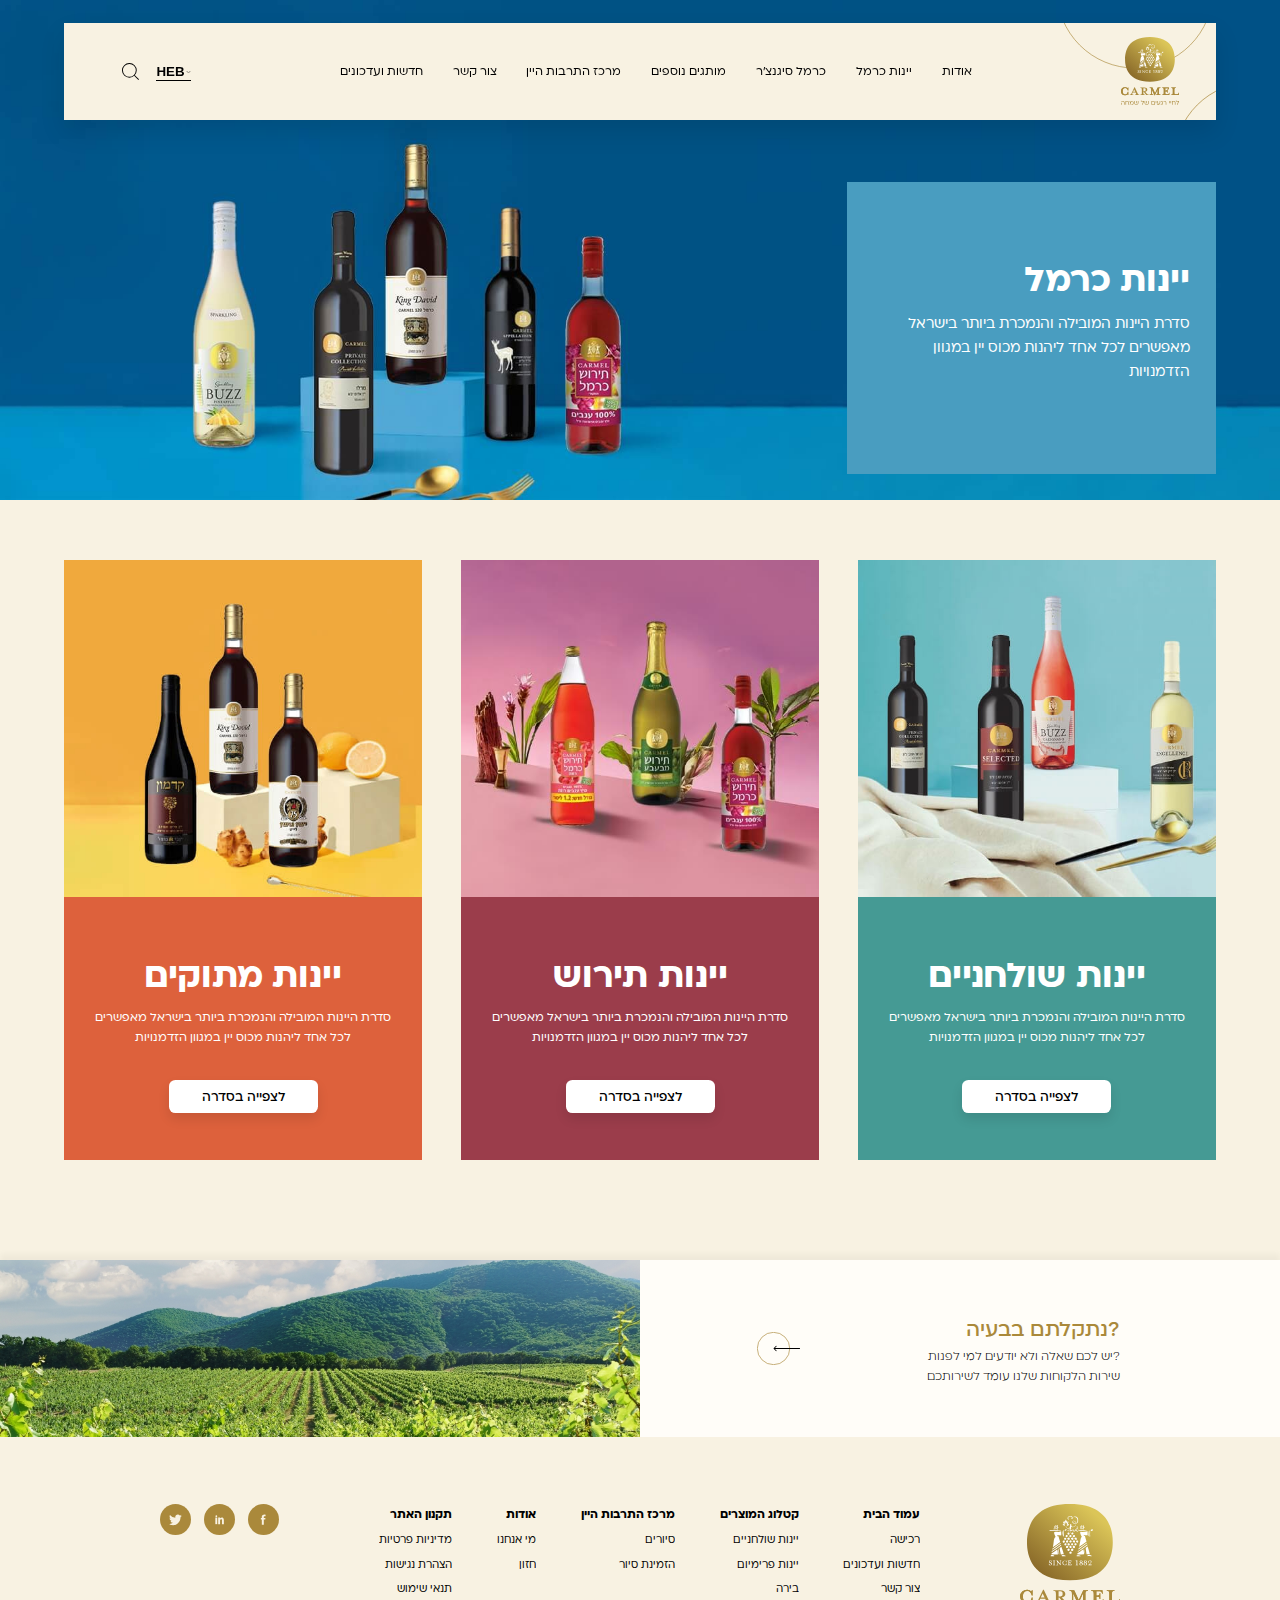
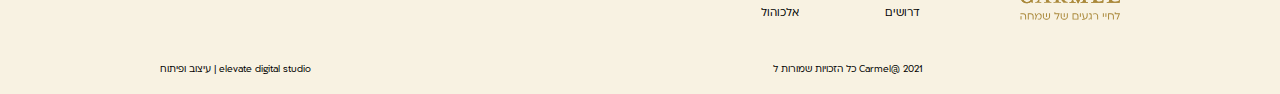
<file: category.html>
<!DOCTYPE html>
<html lang="he-IL" dir="rtl">

<head>
  <!-- Meta -->
  <meta charset="UTF-8">
  <meta name="viewport" content="width=device-width, initial-scale=1.0">
  <meta name="description" content="Carmel">
  <title>Carmel</title>

  <!-- Style (Vendor) -->
  <link rel="stylesheet" href="css/swiper-bundle.min.css">

  <!-- Style -->
  <link rel="stylesheet" href="css/elevate-framework.css">
  <link rel="stylesheet" href="css/style.css">

  <!-- Favicon -->
  <link rel="icon" href="img/favicon.png">
</head>

<body class="category-page">

  <!-- Header -->
  <header class="header">
    <div class="container">
      <!-- Hamburger -->
      <div class="header-hamburger d-mobile">
        <button class="hamburger hamburger--slider">
          <span class="hamburger-box">
            <span class="hamburger-inner"></span>
          </span>
        </button>
      </div>
      <!-- Logo -->
      <div class="header-logo">
        <a href="#">
          <img src="img/global/logo.svg" alt="carmel-img">
        </a>
      </div>
      <!-- Menu -->
      <div class="header-menu">
        <!-- Action -->
        <div class="header-action">
          <div class="header-language">
            <select>
              <option value="1">HEB</option>
              <option value="2">ENG</option>
            </select>
          </div>
          <div class="header-search">
            <div class="d-mobile">
              <form>
                <input type="text" class="f-m-32" placeholder="חפש יין">
                <a href="#">
                  <img src="img/icons/search.svg" alt="carmel-img">
                </a>
              </form>
            </div>
            <div class="d-desktop">
              <a href="#">
                <img src="img/icons/search.svg" alt="carmel-img">
              </a>
            </div>
          </div>
        </div>
        <!-- Links -->
        <div class="header-links">
          <!-- Accordion -->
          <div class="accordion">
            <ul class="header-link-list">
              <li class="header-link">
                <!-- Collapsible -->
                <div class="collapsible">
                  <!-- Toggler -->
                  <div class="collapse-toggler f-d-20 f-m-42">
                    אודות
                    <div class="simbol">
                      <div class="plus">+</div>
                      <div class="minus">-</div>
                    </div>
                  </div>
                  <!-- Collapse -->
                  <div class="collapse">
                    <div>
                      <ul class="f-d-20 f-m-32">
                        <li>
                          <a href="#">יינות שולחניים</a>
                        </li>
                        <li>
                          <a href="#">יינות תירוש</a>
                        </li>
                        <li>
                          <a href="#">יינות מתוקים</a>
                        </li>
                      </ul>
                    </div>
                  </div>
                </div>
              </li>
              <li class="header-link">
                <!-- Collapsible -->
                <div class="collapsible">
                  <!-- Toggler -->
                  <div class="collapse-toggler f-d-20 f-m-42">
                    יינות כרמל
                    <div class="simbol">
                      <div class="plus">+</div>
                      <div class="minus">-</div>
                    </div>
                  </div>
                  <!-- Collapse -->
                  <div class="collapse">
                    <div>
                      <ul class="f-d-20 f-m-32">
                        <li>
                          <a href="#">יינות שולחניים</a>
                        </li>
                        <li>
                          <a href="#">יינות תירוש</a>
                        </li>
                        <li>
                          <a href="#">יינות מתוקים</a>
                        </li>
                      </ul>
                    </div>
                  </div>
                </div>
              </li>
              <li class="header-link">
                <!-- Collapsible -->
                <div class="collapsible">
                  <!-- Toggler -->
                  <div class="collapse-toggler f-d-20 f-m-42">
                    כרמל סיגנצ'ר
                    <div class="simbol">
                      <div class="plus">+</div>
                      <div class="minus">-</div>
                    </div>
                  </div>
                  <!-- Collapse -->
                  <div class="collapse">
                    <div>
                      <ul class="f-d-20 f-m-32">
                        <li>
                          <a href="#">יינות שולחניים</a>
                        </li>
                        <li>
                          <a href="#">יינות תירוש</a>
                        </li>
                        <li>
                          <a href="#">יינות מתוקים</a>
                        </li>
                      </ul>
                    </div>
                  </div>
                </div>
              </li>
              <li class="header-link">
                <!-- Collapsible -->
                <div class="collapsible">
                  <!-- Toggler -->
                  <div class="collapse-toggler f-d-20 f-m-42">
                    מותגים נוספים
                    <div class="simbol">
                      <div class="plus">+</div>
                      <div class="minus">-</div>
                    </div>
                  </div>
                  <!-- Collapse -->
                  <div class="collapse">
                    <div>
                      <ul class="f-d-20 f-m-32">
                        <li>
                          <a href="#">יינות שולחניים</a>
                        </li>
                        <li>
                          <a href="#">יינות תירוש</a>
                        </li>
                        <li>
                          <a href="#">יינות מתוקים</a>
                        </li>
                      </ul>
                    </div>
                  </div>
                </div>
              </li>
              <li class="header-link">
                <a href="#" class="f-d-20 f-m-42">מרכז התרבות היין</a>
              </li>
              <li class="header-link">
                <a href="#" class="f-d-20 f-m-42">צור קשר</a>
              </li>
              <li class="header-link">
                <a href="#" class="f-d-20 f-m-42">חדשות ועדכונים</a>
              </li>
            </ul>
          </div>
        </div>
      </div>
    </div>
  </header>

  <!-- Banner -->
  <div class="banner">
    <div class="img">
      <picture>
        <source media="(min-width:1024px)" srcset="img/category/banner.jpg">
        <img src="img/category/banner-mobile.jpg" alt="carmel-img">
      </picture>
    </div>
    <div class="text">
      <h1 class="f-d-60 f-m-80">
        יינות כרמל
      </h1>
      <p class="f-d-24 f-m-36">סדרת היינות המובילה והנמכרת ביותר בישראל מאפשרים לכל אחד ליהנות מכוס יין במגוון הזדמנויות</p>
    </div>
  </div>

  <!-- Categories -->
  <div class="categories">
    <div class="container">
      <ul>
        <!-- Item -->
        <li>
          <div class="category-card">
            <!-- Img -->
            <div class="category-img">
              <img src="img/category/img-1.jpg" alt="carmel-img">
            </div>
            <!-- Text -->
            <div class="category-text bg-green">
              <h2 class="f-d-60 f-m-60">יינות שולחניים</h2>
              <p class="f-d-20 f-m-32">סדרת היינות המובילה והנמכרת ביותר בישראל מאפשרים לכל אחד ליהנות מכוס יין במגוון הזדמנויות</p>
              <a href="#" class="btn btn-primary">לצפייה בסדרה</a>
            </div>
          </div>
        </li>
        <li>
          <div class="category-card">
            <!-- Img -->
            <div class="category-img">
              <img src="img/category/img-2.jpg" alt="carmel-img">
            </div>
            <!-- Text -->
            <div class="category-text bg-red">
              <h2 class="f-d-60 f-m-60">יינות תירוש</h2>
              <p class="f-d-20 f-m-32">סדרת היינות המובילה והנמכרת ביותר בישראל מאפשרים לכל אחד ליהנות מכוס יין במגוון הזדמנויות</p>
              <a href="#" class="btn btn-primary">לצפייה בסדרה</a>
            </div>
          </div>
        </li>
        <li>
          <div class="category-card">
            <!-- Img -->
            <div class="category-img">
              <img src="img/category/img-3.jpg" alt="carmel-img">
            </div>
            <!-- Text -->
            <div class="category-text bg-orange">
              <h2 class="f-d-60 f-m-60">יינות מתוקים</h2>
              <p class="f-d-20 f-m-32">סדרת היינות המובילה והנמכרת ביותר בישראל 
                מאפשרים לכל אחד ליהנות מכוס יין במגוון הזדמנויות</p>
              <a href="#" class="btn btn-primary">לצפייה בסדרה</a>
            </div>
          </div>
        </li>
      </ul>
    </div>
  </div>

  <!-- Home Links -->
  <div class="home-links">
    <div class="container">
      <div class="text">
        <div>
          <h2 class="f-d-35 f-m-42 medium text-gold">?נתקלתם בבעיה</h2>
          <p class="f-d-20 f-m-30 light">?יש לכם שאלה ולא יודעים למי לפנות
            <br>
            שירות הלקוחות שלנו עומד לשירותכם
          </p>
        </div>
        <a href="#">
          <img src="img/icons/arrow-link-left.svg" alt="carmel-img">
        </a>
      </div>
      <div class="img">
        <picture>
          <source media="(min-width:1024px)" srcset="img/home/home-links-3.jpg">
          <img src="img/home/home-links-3-mobile.jpg" alt="carmel-img">
        </picture>
      </div>
    </div>
  </div>

  <!-- Footer -->
  <footer class="footer">
    <div class="container">
      <!-- Top -->
      <div class="footer-top">
        <!-- Logo -->
        <div class="footer-logo">
          <a href="#">
            <img src="img/global/logo.svg" alt="carmel-img">
          </a>
        </div>
        <!-- Links -->
        <div class="footer-links">
          <!-- Accordion -->
          <div class="accordion">
            <!-- Collapsible -->
            <div class="collapsible">
              <!-- Toggler -->
              <div class="collapse-toggler f-d-20 f-m-42 bold">
                עמוד הבית
                <div class="simbol">
                  <div class="plus">+</div>
                  <div class="minus">-</div>
                </div>
              </div>
              <!-- Collapse -->
              <div class="collapse">
                <div>
                  <ul class="f-d-18 f-m-32">
                    <!-- Item -->
                    <li>
                      <a href="#">רכישה</a>
                    </li>
                    <!-- Item -->
                    <li>
                      <a href="#">חדשות ועדכונים</a>
                    </li>
                    <!-- Item -->
                    <li>
                      <a href="#">צור קשר</a>
                    </li>
                    <!-- Item -->
                    <li>
                      <a href="#">דרושים</a>
                    </li>
                  </ul>
                </div>
              </div>
            </div>
            <!-- Collapsible -->
            <div class="collapsible">
              <!-- Toggler -->
              <div class="collapse-toggler f-d-20 f-m-42 bold">
                קטלוג המוצרים
                <div class="simbol">
                  <div class="plus">+</div>
                  <div class="minus">-</div>
                </div>
              </div>
              <!-- Collapse -->
              <div class="collapse">
                <div>
                  <ul class="f-d-18 f-m-32">
                    <!-- Item -->
                    <li>
                      <a href="#">יינות שולחניים</a>
                    </li>
                    <!-- Item -->
                    <li>
                      <a href="#">יינות פרימיום</a>
                    </li>
                    <!-- Item -->
                    <li>
                      <a href="#">בירה</a>
                    </li>
                    <!-- Item -->
                    <li>
                      <a href="#">אלכוהול</a>
                    </li>
                  </ul>
                </div>
              </div>
            </div>
            <!-- Collapsible -->
            <div class="collapsible">
              <!-- Toggler -->
              <div class="collapse-toggler f-d-20 f-m-42 bold">
                מרכז התרבות היין
                <div class="simbol">
                  <div class="plus">+</div>
                  <div class="minus">-</div>
                </div>
              </div>
              <!-- Collapse -->
              <div class="collapse">
                <div>
                  <ul class="f-d-18 f-m-32">
                    <!-- Item -->
                    <li>
                      <a href="#">סיורים</a>
                    </li>
                    <!-- Item -->
                    <li>
                      <a href="#">הזמינת סיור</a>
                    </li>
                  </ul>
                </div>
              </div>
            </div>
            <!-- Collapsible -->
            <div class="collapsible">
              <!-- Toggler -->
              <div class="collapse-toggler f-d-20 f-m-42 bold">
                אודות
                <div class="simbol">
                  <div class="plus">+</div>
                  <div class="minus">-</div>
                </div>
              </div>
              <!-- Collapse -->
              <div class="collapse">
                <div>
                  <ul class="f-d-18 f-m-32">
                    <!-- Item -->
                    <li>
                      <a href="#">מי אנחנו</a>
                    </li>
                    <!-- Item -->
                    <li>
                      <a href="#">חזון</a>
                    </li>
                  </ul>
                </div>
              </div>
            </div>
            <!-- Collapsible -->
            <div class="collapsible">
              <!-- Toggler -->
              <div class="collapse-toggler f-d-20 f-m-42 bold">
                תקנון האתר
                <div class="simbol">
                  <div class="plus">+</div>
                  <div class="minus">-</div>
                </div>
              </div>
              <!-- Collapse -->
              <div class="collapse">
                <div>
                  <ul class="f-d-18 f-m-32">
                    <!-- Item -->
                    <li>
                      <a href="#">מדיניות פרטיות</a>
                    </li>
                    <!-- Item -->
                    <li>
                      <a href="#">הצהרת נגישות</a>
                    </li>
                    <!-- Item -->
                    <li>
                      <a href="#">תנאי שימוש</a>
                    </li>
                  </ul>
                </div>
              </div>
            </div>
          </div>
        </div>
        <!-- Social -->
        <div class="social">
          <ul>
            <!-- Item -->
            <li>
              <a href="#"><img src="img/icons/facebook.svg" alt="carmel-img"></a>
            </li>
            <!-- Item -->
            <li>
              <a href="#"><img src="img/icons/linkedin.svg" alt="carmel-img"></a>
            </li>
            <!-- Item -->
            <li>
              <a href="#"><img src="img/icons/twitter.svg" alt="carmel-img"></a>
            </li>
          </ul>
        </div>
      </div>
      <!-- Bottom -->
      <div class="footer-bottom">
        <p class="f-d-16 f-m-26">‏2021 @Carmel כל הזכויות שמורות ל</p>
        <a href="https://portfolio.elevate.co.il/" class="f-d-16 f-m-26" target="_blank">elevate digital studio | עיצוב ופיתוח</a>
      </div>
    </div>
  </footer>

  <!-- Script (Vendor) -->
  <script src="js/swiper-bundle.min.js"></script>
  <script src="js/gsap.min.js"></script>

  <!-- Script -->
  <script src="js/elevate-framework.js"></script>
  <script src="js/app.js"></script>

  <!-- Lazy Loading -->
  <script src="js/lazyload.min.js"></script>
  <script>
    (function () {
      ll = new LazyLoad({});
    })();
  </script>

</body>

</html>
</file>
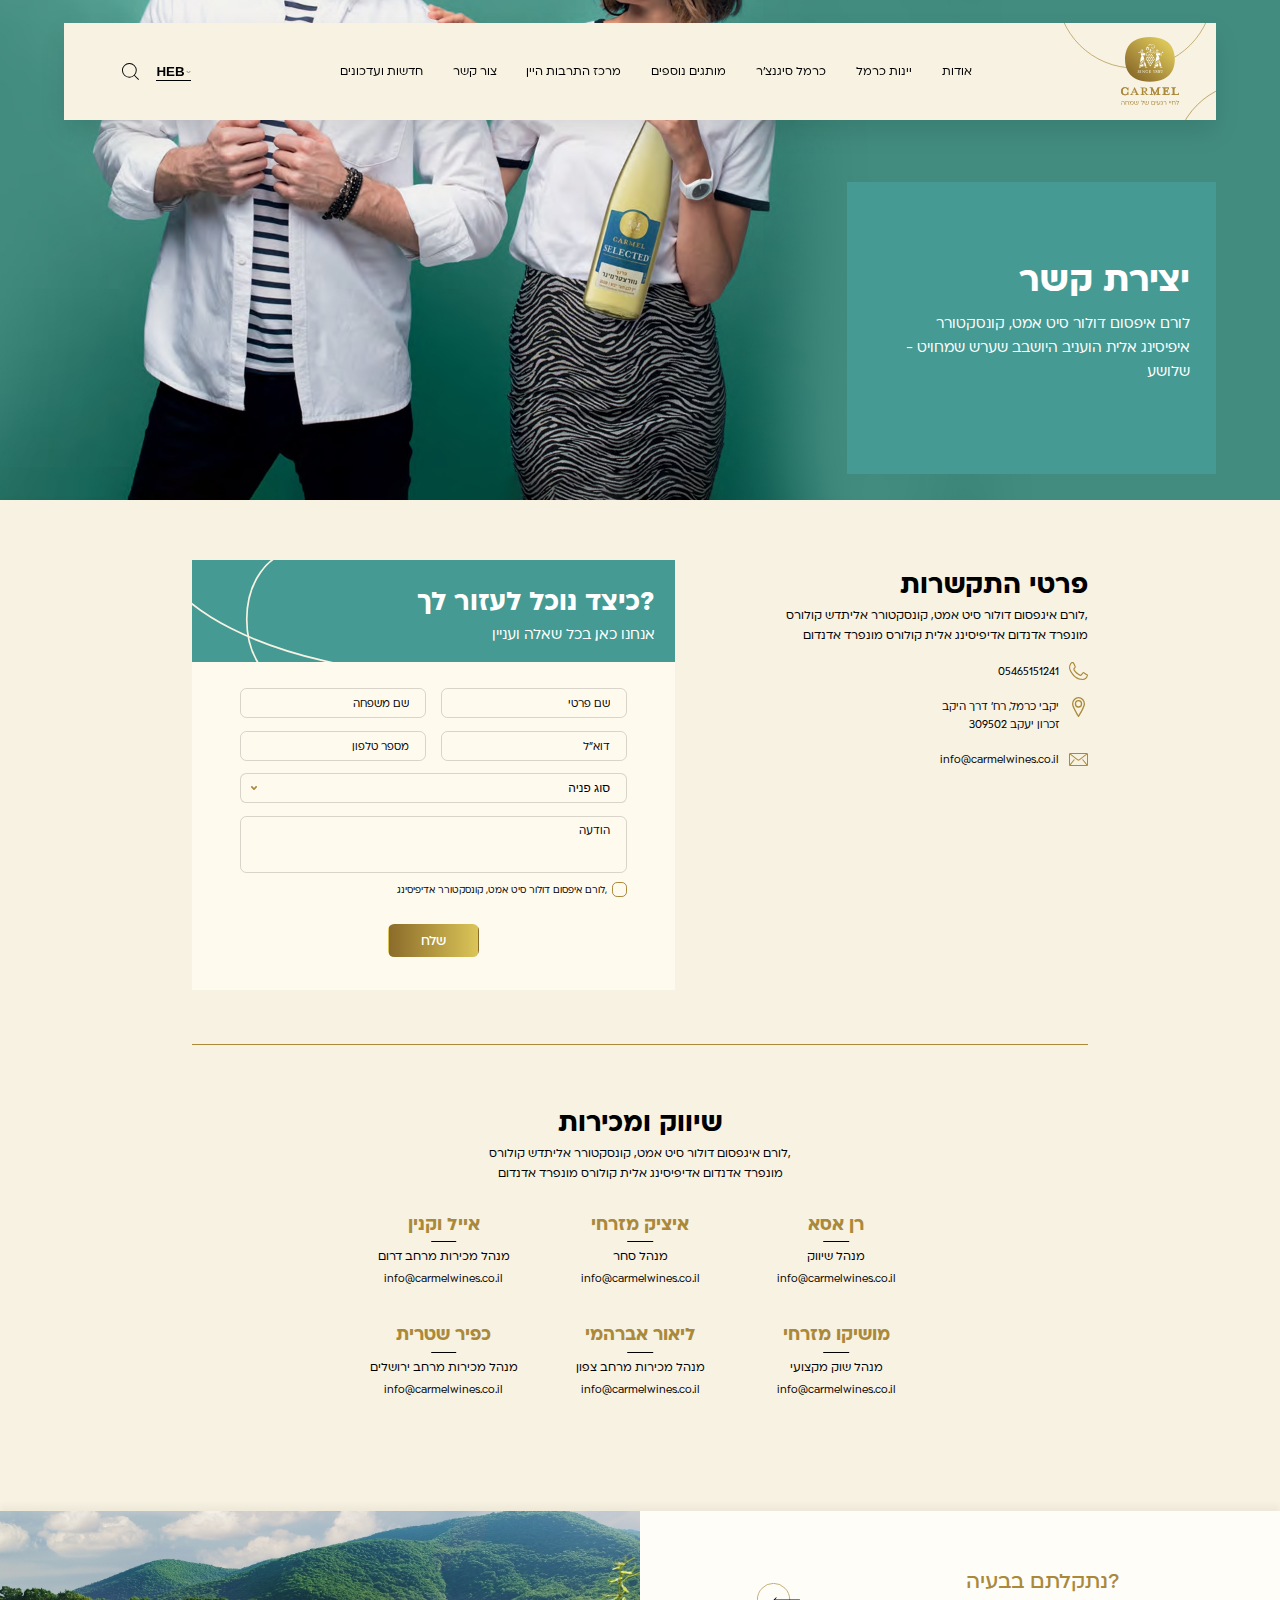
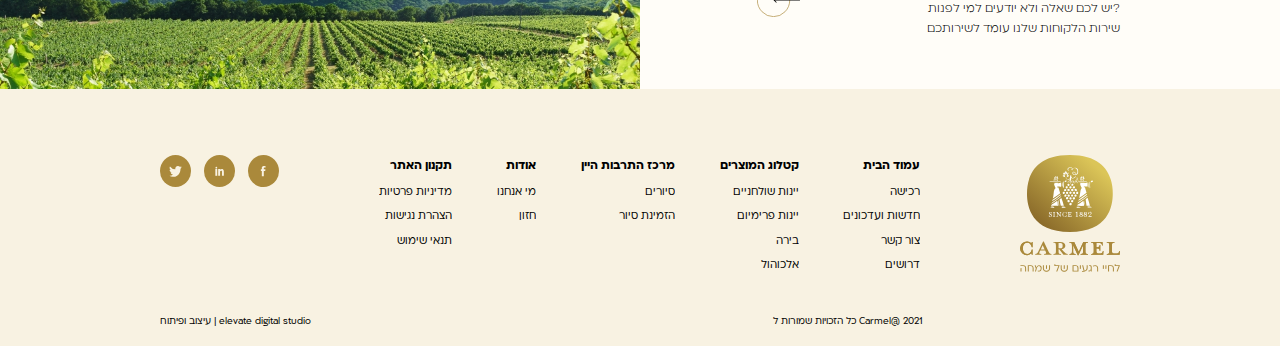
<file: contact.html>
<!DOCTYPE html>
<html lang="he-IL" dir="rtl">

<head>
  <!-- Meta -->
  <meta charset="UTF-8">
  <meta name="viewport" content="width=device-width, initial-scale=1.0">
  <meta name="description" content="Carmel">
  <title>Carmel</title>

  <!-- Style (Vendor) -->
  <link rel="stylesheet" href="css/swiper-bundle.min.css">

  <!-- Style -->
  <link rel="stylesheet" href="css/elevate-framework.css">
  <link rel="stylesheet" href="css/style.css">

  <!-- Favicon -->
  <link rel="icon" href="img/favicon.png">
</head>

<body class="contact-page">

  <!-- Header -->
  <header class="header">
    <div class="container">
      <!-- Hamburger -->
      <div class="header-hamburger d-mobile">
        <button class="hamburger hamburger--slider">
          <span class="hamburger-box">
            <span class="hamburger-inner"></span>
          </span>
        </button>
      </div>
      <!-- Logo -->
      <div class="header-logo">
        <a href="#">
          <img src="img/global/logo.svg" alt="carmel-img">
        </a>
      </div>
      <!-- Menu -->
      <div class="header-menu">
        <!-- Action -->
        <div class="header-action">
          <div class="header-language">
            <select>
              <option value="1">HEB</option>
              <option value="2">ENG</option>
            </select>
          </div>
          <div class="header-search">
            <div class="d-mobile">
              <form>
                <input type="text" class="f-m-32" placeholder="חפש יין">
                <a href="#">
                  <img src="img/icons/search.svg" alt="carmel-img">
                </a>
              </form>
            </div>
            <div class="d-desktop">
              <a href="#">
                <img src="img/icons/search.svg" alt="carmel-img">
              </a>
            </div>
          </div>
        </div>
        <!-- Links -->
        <div class="header-links">
          <!-- Accordion -->
          <div class="accordion">
            <ul class="header-link-list">
              <li class="header-link">
                <!-- Collapsible -->
                <div class="collapsible">
                  <!-- Toggler -->
                  <div class="collapse-toggler f-d-20 f-m-42">
                    אודות
                    <div class="simbol">
                      <div class="plus">+</div>
                      <div class="minus">-</div>
                    </div>
                  </div>
                  <!-- Collapse -->
                  <div class="collapse">
                    <div>
                      <ul class="f-d-20 f-m-32">
                        <li>
                          <a href="#">יינות שולחניים</a>
                        </li>
                        <li>
                          <a href="#">יינות תירוש</a>
                        </li>
                        <li>
                          <a href="#">יינות מתוקים</a>
                        </li>
                      </ul>
                    </div>
                  </div>
                </div>
              </li>
              <li class="header-link">
                <!-- Collapsible -->
                <div class="collapsible">
                  <!-- Toggler -->
                  <div class="collapse-toggler f-d-20 f-m-42">
                    יינות כרמל
                    <div class="simbol">
                      <div class="plus">+</div>
                      <div class="minus">-</div>
                    </div>
                  </div>
                  <!-- Collapse -->
                  <div class="collapse">
                    <div>
                      <ul class="f-d-20 f-m-32">
                        <li>
                          <a href="#">יינות שולחניים</a>
                        </li>
                        <li>
                          <a href="#">יינות תירוש</a>
                        </li>
                        <li>
                          <a href="#">יינות מתוקים</a>
                        </li>
                      </ul>
                    </div>
                  </div>
                </div>
              </li>
              <li class="header-link">
                <!-- Collapsible -->
                <div class="collapsible">
                  <!-- Toggler -->
                  <div class="collapse-toggler f-d-20 f-m-42">
                    כרמל סיגנצ'ר
                    <div class="simbol">
                      <div class="plus">+</div>
                      <div class="minus">-</div>
                    </div>
                  </div>
                  <!-- Collapse -->
                  <div class="collapse">
                    <div>
                      <ul class="f-d-20 f-m-32">
                        <li>
                          <a href="#">יינות שולחניים</a>
                        </li>
                        <li>
                          <a href="#">יינות תירוש</a>
                        </li>
                        <li>
                          <a href="#">יינות מתוקים</a>
                        </li>
                      </ul>
                    </div>
                  </div>
                </div>
              </li>
              <li class="header-link">
                <!-- Collapsible -->
                <div class="collapsible">
                  <!-- Toggler -->
                  <div class="collapse-toggler f-d-20 f-m-42">
                    מותגים נוספים
                    <div class="simbol">
                      <div class="plus">+</div>
                      <div class="minus">-</div>
                    </div>
                  </div>
                  <!-- Collapse -->
                  <div class="collapse">
                    <div>
                      <ul class="f-d-20 f-m-32">
                        <li>
                          <a href="#">יינות שולחניים</a>
                        </li>
                        <li>
                          <a href="#">יינות תירוש</a>
                        </li>
                        <li>
                          <a href="#">יינות מתוקים</a>
                        </li>
                      </ul>
                    </div>
                  </div>
                </div>
              </li>
              <li class="header-link">
                <a href="#" class="f-d-20 f-m-42">מרכז התרבות היין</a>
              </li>
              <li class="header-link">
                <a href="#" class="f-d-20 f-m-42">צור קשר</a>
              </li>
              <li class="header-link">
                <a href="#" class="f-d-20 f-m-42">חדשות ועדכונים</a>
              </li>
            </ul>
          </div>
        </div>
      </div>
    </div>
  </header>

  <!-- Banner -->
  <div class="banner">
    <div class="img">
      <picture>
        <source media="(min-width:1024px)" srcset="img/contact/banner.jpg">
        <img src="img/contact/banner-mobile.jpg" alt="carmel-img">
      </picture>
    </div>
    <div class="text">
      <h1 class="f-d-60 f-m-80">
        יצירת קשר
      </h1>
      <p class="f-d-24 f-m-36">לורם איפסום דולור סיט אמט, קונסקטורר איפיסינג אלית הועניב היושבב שערש שמחויט - שלושע 
      </p>
    </div>
  </div>

  <!-- Contact -->
  <div class="contact">
    <div class="container">
      <!-- Info -->
      <div class="contact-info">
        <h2 class="f-d-45 f-m-60">פרטי התקשרות</h2>
        <p class="f-d-20 f-m-32">,לורם איגפסום דולור סיט אמט, קונסקטורר אליתדש קולורס מונפרד אדנדום אדיפיסינג אלית קולורס מונפרד אדנדום  </p>
        <div class="icons">
          <ul>
            <li>
              <img src="img/icons/phone.svg" alt="wine-culture-img">
              <p class="f-d-18 f-m-32">05465151241</p>
            </li>
            <li>
              <img src="img/icons/location.svg" alt="wine-culture-img">
              <p class="f-d-18 f-m-32">יקבי כרמל, רח' דרך היקב
               <br> זכרון יעקב 309502</p>
            </li>
            <li>
              <img src="img/icons/email.svg" alt="wine-culture-img">
              <p class="f-d-18 f-m-32">info@carmelwines .co .il</p>
            </li>
          </ul>
        </div>
      </div>
      <!-- Form -->
      <div class="contact-form">
        <div class="heading bg-green">
          <h2 class="f-d-45 f-m-60">?כיצד נוכל לעזור לך</h2>
          <p class="f-d-24 f-m-36">אנחנו כאן, בכל שאלה ועניין</p>
        </div>
        <div class="body">
          <form>
            <div class="row">
              <input type="text" placeholder="שם פרטי" class="f-d-18 f-m-30">
              <input type="text" placeholder="שם משפחה" class="f-d-18 f-m-30">
            </div>
            <div class="row">
              <input type="text" placeholder='דוא"ל' class="f-d-18 f-m-30">
              <input type="text" placeholder="מספר טלפון" class="f-d-18 f-m-30">
            </div>
            <select class="f-d-18 f-m-30">
              <option value="1">סוג פניה</option>
              <option value="2">סוג פניה</option>
            </select>
            <textarea rows="3" placeholder="הודעה" class="f-d-18 f-m-30"></textarea>
            <!-- Checkbox -->
            <div class="form-group checkbox">
              <input type="checkbox" id="checkbox-1">
              <label for="checkbox-1" class="f-d-16 f-m-26">
                ,לורם איפסום דולור סיט אמט, קונסקטורר אדיפיסינג
              </label>
            </div>
          </form>
          <div class="text-center">
            <a href="#" class="btn btn-tertiary">שלח</a>
          </div>
        </div>
      </div>
    </div>
  </div>

  <!-- Contact Management -->
  <div class="contact-management">
    <div class="container">
      <div class="heading">
        <h2 class="f-d-45 f-m-60">שיווק ומכירות</h2>
        <p class="f-d-20 f-m-32">,לורם איגפסום דולור סיט אמט, קונסקטורר אליתדש קולורס מונפרד אדנדום אדיפיסינג אלית קולורס מונפרד אדנדום  </p>
      </div>
      <div class="body">
        <ul>
          <!-- Item -->
          <li>
            <h3 class="f-d-30 f-m-42 text-gold">רן אסא</h3>
            <p class="f-d-20 f-m-30">מנהל שיווק</p>
            <p class="f-d-18 f-m-30">info@carmelwines .co .il</p>
          </li>
          <!-- Item -->
          <li>
            <h3 class="f-d-30 f-m-42 text-gold">איציק מזרחי</h3>
            <p class="f-d-20 f-m-30">מנהל סחר</p>
            <p class="f-d-18 f-m-30">info@carmelwines .co .il</p>
          </li>
          <!-- Item -->
          <li>
            <h3 class="f-d-30 f-m-42 text-gold">אייל וקנין</h3>
            <p class="f-d-20 f-m-30">מנהל מכירות מרחב דרום</p>
            <p class="f-d-18 f-m-30">info@carmelwines .co .il</p>
          </li>
          <!-- Item -->
          <li>
            <h3 class="f-d-30 f-m-42 text-gold">מושיקו מזרחי</h3>
            <p class="f-d-20 f-m-30">מנהל שוק מקצועי</p>
            <p class="f-d-18 f-m-30">info@carmelwines .co .il</p>
          </li>
          <!-- Item -->
          <li>
            <h3 class="f-d-30 f-m-42 text-gold">ליאור אברהמי</h3>
            <p class="f-d-20 f-m-30">מנהל מכירות מרחב צפון</p>
            <p class="f-d-18 f-m-30">info@carmelwines .co .il</p>
          </li>
          <!-- Item -->
          <li>
            <h3 class="f-d-30 f-m-42 text-gold">כפיר שטרית</h3>
            <p class="f-d-20 f-m-30">מנהל מכירות מרחב ירושלים</p>
            <p class="f-d-18 f-m-30">info@carmelwines .co .il</p>
          </li>
        </ul>
      </div>
    </div>
  </div>

  <!-- Home Links -->
  <div class="home-links">
    <div class="container">
      <div class="text">
        <div>
          <h2 class="f-d-35 f-m-42 medium text-gold">?נתקלתם בבעיה</h2>
          <p class="f-d-20 f-m-30 light">?יש לכם שאלה ולא יודעים למי לפנות
            <br>
            שירות הלקוחות שלנו עומד לשירותכם
          </p>
        </div>
        <a href="#">
          <img src="img/icons/arrow-link-left.svg" alt="carmel-img">
        </a>
      </div>
      <div class="img">
        <picture>
          <source media="(min-width:1024px)" srcset="img/home/home-links-3.jpg">
          <img src="img/home/home-links-3-mobile.jpg" alt="carmel-img">
        </picture>
      </div>
    </div>
  </div>

  <!-- Footer -->
  <footer class="footer">
    <div class="container">
      <!-- Top -->
      <div class="footer-top">
        <!-- Logo -->
        <div class="footer-logo">
          <a href="#">
            <img src="img/global/logo.svg" alt="carmel-img">
          </a>
        </div>
        <!-- Links -->
        <div class="footer-links">
          <!-- Accordion -->
          <div class="accordion">
            <!-- Collapsible -->
            <div class="collapsible">
              <!-- Toggler -->
              <div class="collapse-toggler f-d-20 f-m-42 bold">
                עמוד הבית
                <div class="simbol">
                  <div class="plus">+</div>
                  <div class="minus">-</div>
                </div>
              </div>
              <!-- Collapse -->
              <div class="collapse">
                <div>
                  <ul class="f-d-18 f-m-32">
                    <!-- Item -->
                    <li>
                      <a href="#">רכישה</a>
                    </li>
                    <!-- Item -->
                    <li>
                      <a href="#">חדשות ועדכונים</a>
                    </li>
                    <!-- Item -->
                    <li>
                      <a href="#">צור קשר</a>
                    </li>
                    <!-- Item -->
                    <li>
                      <a href="#">דרושים</a>
                    </li>
                  </ul>
                </div>
              </div>
            </div>
            <!-- Collapsible -->
            <div class="collapsible">
              <!-- Toggler -->
              <div class="collapse-toggler f-d-20 f-m-42 bold">
                קטלוג המוצרים
                <div class="simbol">
                  <div class="plus">+</div>
                  <div class="minus">-</div>
                </div>
              </div>
              <!-- Collapse -->
              <div class="collapse">
                <div>
                  <ul class="f-d-18 f-m-32">
                    <!-- Item -->
                    <li>
                      <a href="#">יינות שולחניים</a>
                    </li>
                    <!-- Item -->
                    <li>
                      <a href="#">יינות פרימיום</a>
                    </li>
                    <!-- Item -->
                    <li>
                      <a href="#">בירה</a>
                    </li>
                    <!-- Item -->
                    <li>
                      <a href="#">אלכוהול</a>
                    </li>
                  </ul>
                </div>
              </div>
            </div>
            <!-- Collapsible -->
            <div class="collapsible">
              <!-- Toggler -->
              <div class="collapse-toggler f-d-20 f-m-42 bold">
                מרכז התרבות היין
                <div class="simbol">
                  <div class="plus">+</div>
                  <div class="minus">-</div>
                </div>
              </div>
              <!-- Collapse -->
              <div class="collapse">
                <div>
                  <ul class="f-d-18 f-m-32">
                    <!-- Item -->
                    <li>
                      <a href="#">סיורים</a>
                    </li>
                    <!-- Item -->
                    <li>
                      <a href="#">הזמינת סיור</a>
                    </li>
                  </ul>
                </div>
              </div>
            </div>
            <!-- Collapsible -->
            <div class="collapsible">
              <!-- Toggler -->
              <div class="collapse-toggler f-d-20 f-m-42 bold">
                אודות
                <div class="simbol">
                  <div class="plus">+</div>
                  <div class="minus">-</div>
                </div>
              </div>
              <!-- Collapse -->
              <div class="collapse">
                <div>
                  <ul class="f-d-18 f-m-32">
                    <!-- Item -->
                    <li>
                      <a href="#">מי אנחנו</a>
                    </li>
                    <!-- Item -->
                    <li>
                      <a href="#">חזון</a>
                    </li>
                  </ul>
                </div>
              </div>
            </div>
            <!-- Collapsible -->
            <div class="collapsible">
              <!-- Toggler -->
              <div class="collapse-toggler f-d-20 f-m-42 bold">
                תקנון האתר
                <div class="simbol">
                  <div class="plus">+</div>
                  <div class="minus">-</div>
                </div>
              </div>
              <!-- Collapse -->
              <div class="collapse">
                <div>
                  <ul class="f-d-18 f-m-32">
                    <!-- Item -->
                    <li>
                      <a href="#">מדיניות פרטיות</a>
                    </li>
                    <!-- Item -->
                    <li>
                      <a href="#">הצהרת נגישות</a>
                    </li>
                    <!-- Item -->
                    <li>
                      <a href="#">תנאי שימוש</a>
                    </li>
                  </ul>
                </div>
              </div>
            </div>
          </div>
        </div>
        <!-- Social -->
        <div class="social">
          <ul>
            <!-- Item -->
            <li>
              <a href="#"><img src="img/icons/facebook.svg" alt="carmel-img"></a>
            </li>
            <!-- Item -->
            <li>
              <a href="#"><img src="img/icons/linkedin.svg" alt="carmel-img"></a>
            </li>
            <!-- Item -->
            <li>
              <a href="#"><img src="img/icons/twitter.svg" alt="carmel-img"></a>
            </li>
          </ul>
        </div>
      </div>
      <!-- Bottom -->
      <div class="footer-bottom">
        <p class="f-d-16 f-m-26">‏2021 @Carmel כל הזכויות שמורות ל</p>
        <a href="https://portfolio.elevate.co.il/" class="f-d-16 f-m-26" target="_blank">elevate digital studio | עיצוב
          ופיתוח</a>
      </div>
    </div>
  </footer>

  <!-- Script (Vendor) -->
  <script src="js/swiper-bundle.min.js"></script>
  <script src="js/gsap.min.js"></script>

  <!-- Script -->
  <script src="js/elevate-framework.js"></script>
  <script src="js/app.js"></script>

  <!-- Lazy Loading -->
  <script src="js/lazyload.min.js"></script>
  <script>
    (function () {
      ll = new LazyLoad({});
    })();
  </script>

</body>

</html>
</file>
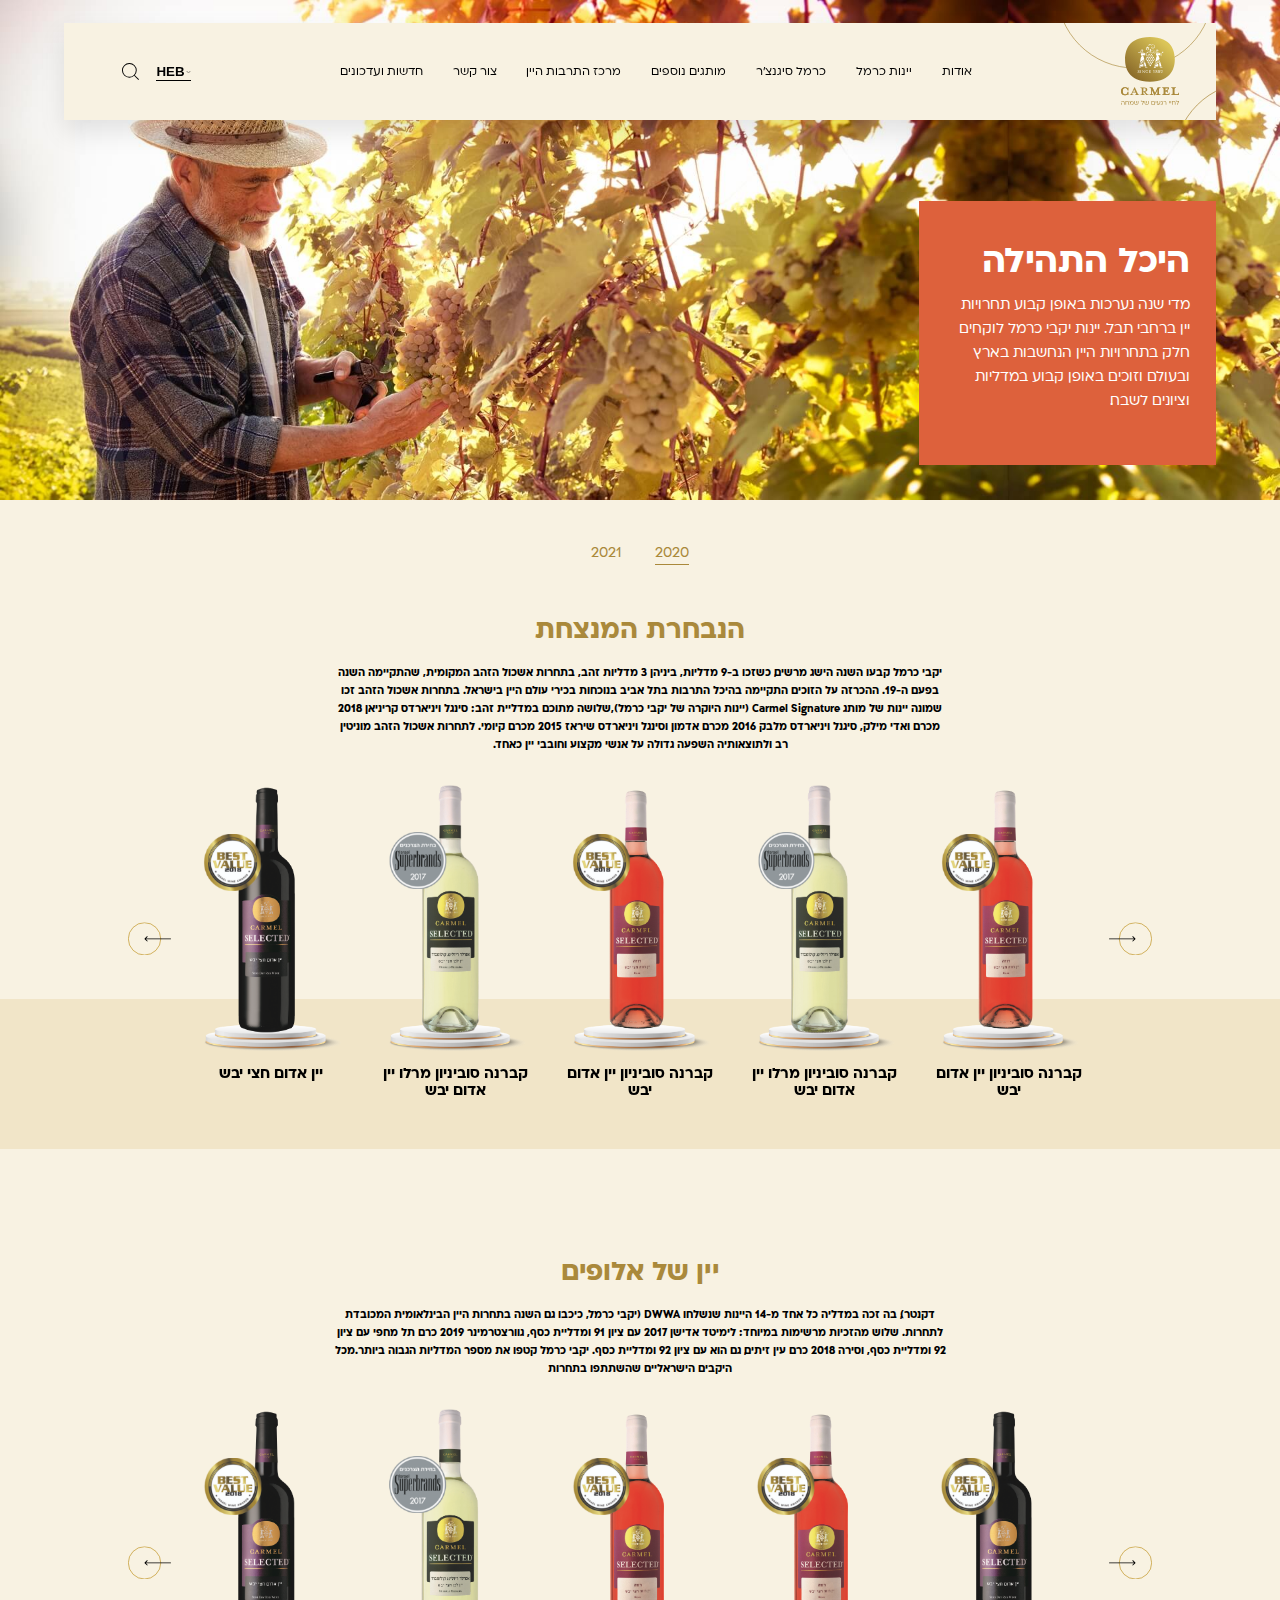
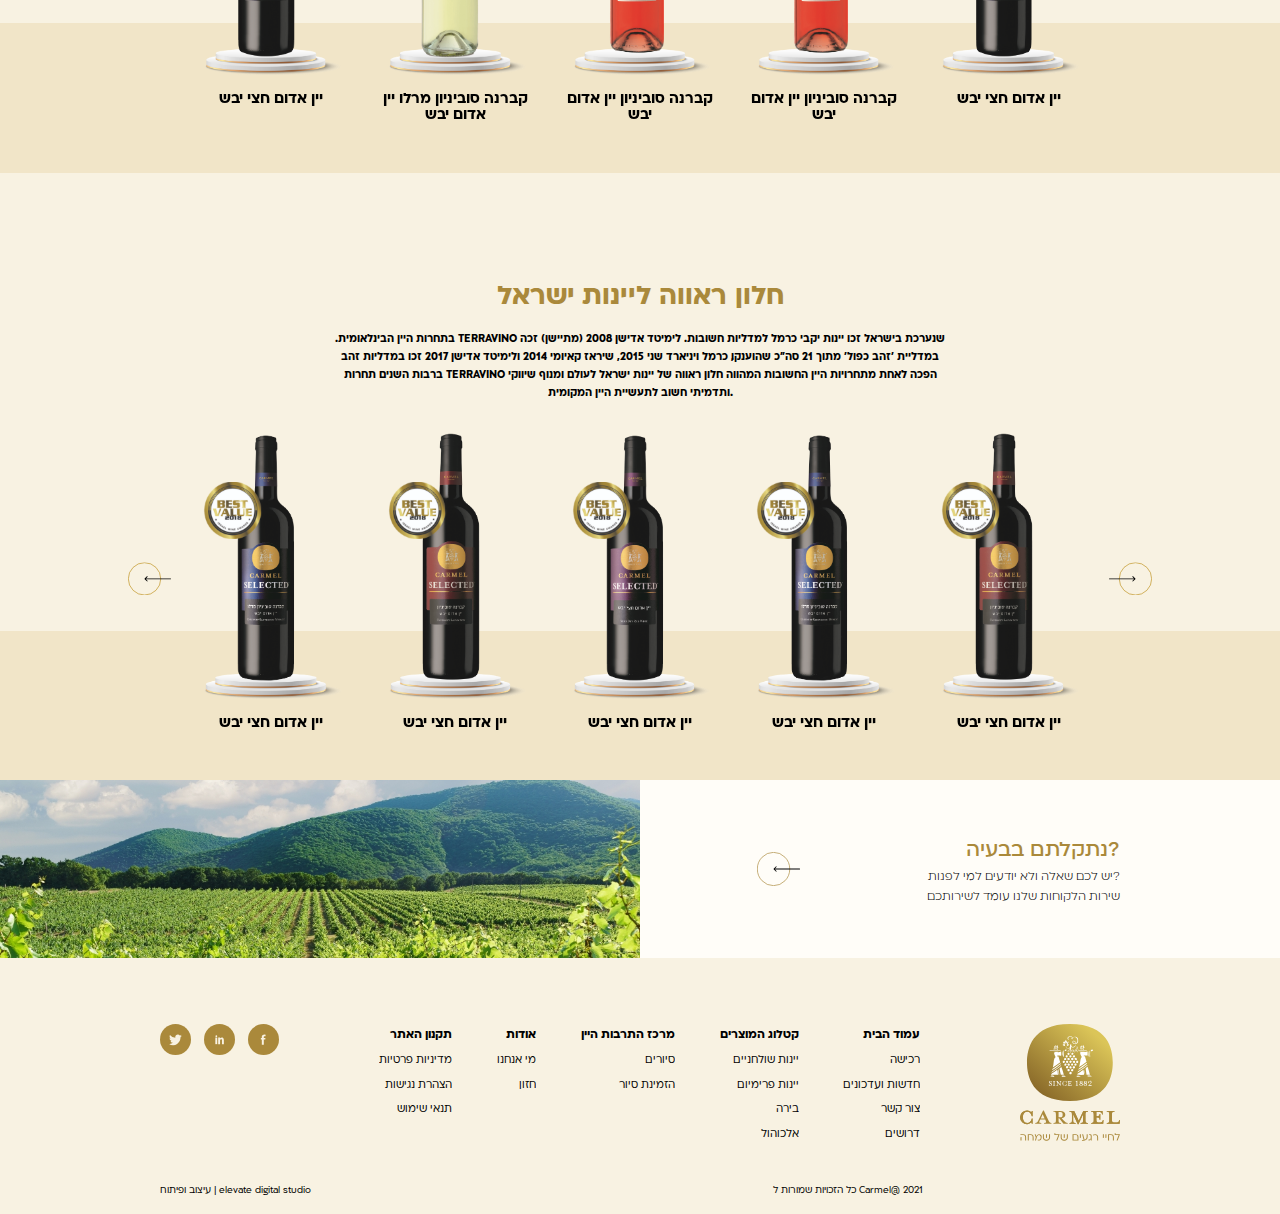
<file: hall-of-fame.html>
<!DOCTYPE html>
<html lang="he-IL" dir="rtl">

<head>
  <!-- Meta -->
  <meta charset="UTF-8">
  <meta name="viewport" content="width=device-width, initial-scale=1.0">
  <meta name="description" content="Carmel">
  <title>Carmel</title>

  <!-- Style (Vendor) -->
  <link rel="stylesheet" href="css/swiper-bundle.min.css">

  <!-- Style -->
  <link rel="stylesheet" href="css/elevate-framework.css">
  <link rel="stylesheet" href="css/style.css">

  <!-- Favicon -->
  <link rel="icon" href="img/favicon.png">
</head>

<body class="hall-of-fame-page">

  <!-- Header -->
  <header class="header">
    <div class="container">
      <!-- Hamburger -->
      <div class="header-hamburger d-mobile">
        <button class="hamburger hamburger--slider">
          <span class="hamburger-box">
            <span class="hamburger-inner"></span>
          </span>
        </button>
      </div>
      <!-- Logo -->
      <div class="header-logo">
        <a href="#">
          <img src="img/global/logo.svg" alt="carmel-img">
        </a>
      </div>
      <!-- Menu -->
      <div class="header-menu">
        <!-- Action -->
        <div class="header-action">
          <div class="header-language">
            <select>
              <option value="1">HEB</option>
              <option value="2">ENG</option>
            </select>
          </div>
          <div class="header-search">
            <div class="d-mobile">
              <form>
                <input type="text" class="f-m-32" placeholder="חפש יין">
                <a href="#">
                  <img src="img/icons/search.svg" alt="carmel-img">
                </a>
              </form>
            </div>
            <div class="d-desktop">
              <a href="#">
                <img src="img/icons/search.svg" alt="carmel-img">
              </a>
            </div>
          </div>
        </div>
        <!-- Links -->
        <div class="header-links">
          <!-- Accordion -->
          <div class="accordion">
            <ul class="header-link-list">
              <li class="header-link">
                <!-- Collapsible -->
                <div class="collapsible">
                  <!-- Toggler -->
                  <div class="collapse-toggler f-d-20 f-m-42">
                    אודות
                    <div class="simbol">
                      <div class="plus">+</div>
                      <div class="minus">-</div>
                    </div>
                  </div>
                  <!-- Collapse -->
                  <div class="collapse">
                    <div>
                      <ul class="f-d-20 f-m-32">
                        <li>
                          <a href="#">יינות שולחניים</a>
                        </li>
                        <li>
                          <a href="#">יינות תירוש</a>
                        </li>
                        <li>
                          <a href="#">יינות מתוקים</a>
                        </li>
                      </ul>
                    </div>
                  </div>
                </div>
              </li>
              <li class="header-link">
                <!-- Collapsible -->
                <div class="collapsible">
                  <!-- Toggler -->
                  <div class="collapse-toggler f-d-20 f-m-42">
                    יינות כרמל
                    <div class="simbol">
                      <div class="plus">+</div>
                      <div class="minus">-</div>
                    </div>
                  </div>
                  <!-- Collapse -->
                  <div class="collapse">
                    <div>
                      <ul class="f-d-20 f-m-32">
                        <li>
                          <a href="#">יינות שולחניים</a>
                        </li>
                        <li>
                          <a href="#">יינות תירוש</a>
                        </li>
                        <li>
                          <a href="#">יינות מתוקים</a>
                        </li>
                      </ul>
                    </div>
                  </div>
                </div>
              </li>
              <li class="header-link">
                <!-- Collapsible -->
                <div class="collapsible">
                  <!-- Toggler -->
                  <div class="collapse-toggler f-d-20 f-m-42">
                    כרמל סיגנצ'ר
                    <div class="simbol">
                      <div class="plus">+</div>
                      <div class="minus">-</div>
                    </div>
                  </div>
                  <!-- Collapse -->
                  <div class="collapse">
                    <div>
                      <ul class="f-d-20 f-m-32">
                        <li>
                          <a href="#">יינות שולחניים</a>
                        </li>
                        <li>
                          <a href="#">יינות תירוש</a>
                        </li>
                        <li>
                          <a href="#">יינות מתוקים</a>
                        </li>
                      </ul>
                    </div>
                  </div>
                </div>
              </li>
              <li class="header-link">
                <!-- Collapsible -->
                <div class="collapsible">
                  <!-- Toggler -->
                  <div class="collapse-toggler f-d-20 f-m-42">
                    מותגים נוספים
                    <div class="simbol">
                      <div class="plus">+</div>
                      <div class="minus">-</div>
                    </div>
                  </div>
                  <!-- Collapse -->
                  <div class="collapse">
                    <div>
                      <ul class="f-d-20 f-m-32">
                        <li>
                          <a href="#">יינות שולחניים</a>
                        </li>
                        <li>
                          <a href="#">יינות תירוש</a>
                        </li>
                        <li>
                          <a href="#">יינות מתוקים</a>
                        </li>
                      </ul>
                    </div>
                  </div>
                </div>
              </li>
              <li class="header-link">
                <a href="#" class="f-d-20 f-m-42">מרכז התרבות היין</a>
              </li>
              <li class="header-link">
                <a href="#" class="f-d-20 f-m-42">צור קשר</a>
              </li>
              <li class="header-link">
                <a href="#" class="f-d-20 f-m-42">חדשות ועדכונים</a>
              </li>
            </ul>
          </div>
        </div>
      </div>
    </div>
  </header>

  <!-- Banner -->
  <div class="banner">
    <div class="img">
      <picture>
        <source media="(min-width:1024px)" srcset="img/hall-of-fame/banner.jpg">
        <img src="img/hall-of-fame/banner-mobile.jpg" alt="carmel-img">
      </picture>
    </div>
    <div class="text">
      <h1 class="f-d-60 f-m-80">
        היכל התהילה
      </h1>
      <p class="f-d-24 f-m-36">מדי שנה נערכות באופן קבוע תחרויות יין ברחבי תבל. יינות יקבי כרמל לוקחים חלק בתחרויות היין הנחשבות בארץ ובעולם וזוכים באופן קבוע במדליות וציונים לשבח.</p>
    </div>
  </div>

  <!-- Hall Of Fame -->
  <div class="hall-of-fame">
    <!-- Tabs -->
    <div class="tabs">
      <!-- Tab Navigation -->
      <div class="tab-navigation">
        <ul class="f-d-24 f-m-45">
          <li class="tab-btn active" data-tab="#tab1">
            <a href="#">2020</a>
          </li>
          <li class="tab-btn" data-tab="#tab2">
            <a href="#">2021</a>
          </li>
        </ul>
      </div>
      <!-- Tab Content -->
      <div class="tab-content">
        <ul class="bold">
          <li class="tab-panel active" id="tab1">
            <!-- Section -->
            <div class="section">
              <div class="container">
                <div class="heading">
                  <h2 class="f-d-45 f-m-60 text-gold">הנבחרת המנצחת</h2>
                  <p class="f-d-18 f-m-32">יקבי כרמל קבעו השנה הישג מרשים, כשזכו ב-9 מדליות, ביניהן 3 מדליות זהב, בתחרות אשכול הזהב המקומית, שהתקיימה השנה בפעם ה-19. ההכרזה על הזוכים התקיימה בהיכל התרבות בתל אביב בנוכחות בכירי עולם היין בישראל.  בתחרות אשכול הזהב זכו שמונה יינות של מותג Carmel Signature (יינות היוקרה של יקבי כרמל), שלושה מתוכם במדליית זהב: סינגל ויניארדס קריניאן 2018 מכרם ואדי מילק , סיגנל ויניארדס מלבק 2016 מכרם אדמון וסינגל ויניארדס שיראז 2015 מכרם קיומי. לתחרות אשכול הזהב מוניטין רב ולתוצאותיה השפעה גדולה על אנשי מקצוע וחובבי יין כאחד.</p>
                </div>
                <div class="body">
                  <div class="swiper five-per-view">
                    <div class="swiper-wrapper">
                      <!-- Slide -->
                      <div class="swiper-slide">
                        <div>
                          <div class="img">
                            <div class="stage"><img src="img/hall-of-fame/stage.png" alt="carmel-img"></div>
                            <div class="bottle"><img src="img/hall-of-fame/bottle-1.png" alt="carmel-img"></div>
                            <div class="label"><img src="img/hall-of-fame/label-1.png" alt="carmel-img"></div>
                          </div>
                          <div class="text">
                            <p class="f-d-25 f-m-35">קברנה סוביניון
                              יין אדום יבש</p>
                          </div>
                        </div>
                      </div>
                      <!-- Slide -->
                      <div class="swiper-slide">
                        <div>
                          <div class="img">
                            <div class="stage"><img src="img/hall-of-fame/stage.png" alt="carmel-img"></div>
                            <div class="bottle"><img src="img/hall-of-fame/bottle-2.png" alt="carmel-img"></div>
                            <div class="label"><img src="img/hall-of-fame/label-2.png" alt="carmel-img"></div>
                          </div>
                          <div class="text">
                            <p class="f-d-25 f-m-35">קברנה סוביניון מרלו
                              יין אדום יבש</p>
                          </div>
                        </div>
                      </div>
                      <!-- Slide -->
                      <div class="swiper-slide">
                        <div>
                          <div class="img">
                            <div class="stage"><img src="img/hall-of-fame/stage.png" alt="carmel-img"></div>
                            <div class="bottle"><img src="img/hall-of-fame/bottle-3.png" alt="carmel-img"></div>
                            <div class="label"><img src="img/hall-of-fame/label-1.png" alt="carmel-img"></div>
                          </div>
                          <div class="text">
                            <p class="f-d-25 f-m-35">יין אדום חצי יבש</p>
                          </div>
                        </div>
                      </div>
                      <!-- Slide -->
                      <div class="swiper-slide">
                        <div>
                          <div class="img">
                            <div class="stage"><img src="img/hall-of-fame/stage.png" alt="carmel-img"></div>
                            <div class="bottle"><img src="img/hall-of-fame/bottle-1.png" alt="carmel-img"></div>
                            <div class="label"><img src="img/hall-of-fame/label-1.png" alt="carmel-img"></div>
                          </div>
                          <div class="text">
                            <p class="f-d-25 f-m-35">קברנה סוביניון
                              יין אדום יבש</p>
                          </div>
                        </div>
                      </div>
                      <!-- Slide -->
                      <div class="swiper-slide">
                        <div>
                          <div class="img">
                            <div class="stage"><img src="img/hall-of-fame/stage.png" alt="carmel-img"></div>
                            <div class="bottle"><img src="img/hall-of-fame/bottle-2.png" alt="carmel-img"></div>
                            <div class="label"><img src="img/hall-of-fame/label-2.png" alt="carmel-img"></div>
                          </div>
                          <div class="text">
                            <p class="f-d-25 f-m-35">קברנה סוביניון מרלו
                              יין אדום יבש</p>
                          </div>
                        </div>
                      </div>
                    </div>
                    <div class="swiper-arrows">
                      <div class="prev"><img src="img/icons/arrow-right-circle-black.svg" alt="carmel-img"></div>
                      <div class="next"><img src="img/icons/arrow-left-circle-black.svg" alt="carmel-img"></div>
                    </div>
                  </div>
                </div>
              </div>
            </div>
            <!-- Section -->
            <div class="section">
              <div class="container">
                <div class="heading">
                  <h2 class="f-d-45 f-m-60 text-gold">יין של אלופים</h2>
                  <p class="f-d-18 f-m-32"> דקנטר), בה זכה במדליה כל אחד מ-14 היינות שנשלחו DWWA (יקבי כרמל, כיכבו גם השנה בתחרות היין הבינלאומית המכובדת
                    לתחרות. שלוש מהזכיות מרשימות במיוחד: לימיטד אדישן 2017 עם ציון 91 ומדליית כסף, גוורצטרמינר 2019 כרם תל מחפי עם ציון
                    92 ומדליית כסף, וסירה 2018 כרם עין זיתים, גם הוא עם ציון 92 ומדליית כסף. יקבי כרמל קטפו את מספר המדליות הגבוה ביותר
                   .מכל היקבים הישראליים שהשתתפו בתחרות</p>
                </div>
                <div class="body">
                  <div class="swiper five-per-view">
                    <div class="swiper-wrapper">
                      <!-- Slide -->
                      <div class="swiper-slide">
                        <div>
                          <div class="img">
                            <div class="stage"><img src="img/hall-of-fame/stage.png" alt="carmel-img"></div>
                            <div class="bottle"><img src="img/hall-of-fame/bottle-1.png" alt="carmel-img"></div>
                            <div class="label"><img src="img/hall-of-fame/label-1.png" alt="carmel-img"></div>
                          </div>
                          <div class="text">
                            <p class="f-d-25 f-m-35">קברנה סוביניון
                              יין אדום יבש</p>
                          </div>
                        </div>
                      </div>
                      <!-- Slide -->
                      <div class="swiper-slide">
                        <div>
                          <div class="img">
                            <div class="stage"><img src="img/hall-of-fame/stage.png" alt="carmel-img"></div>
                            <div class="bottle"><img src="img/hall-of-fame/bottle-2.png" alt="carmel-img"></div>
                            <div class="label"><img src="img/hall-of-fame/label-2.png" alt="carmel-img"></div>
                          </div>
                          <div class="text">
                            <p class="f-d-25 f-m-35">קברנה סוביניון מרלו
                              יין אדום יבש</p>
                          </div>
                        </div>
                      </div>
                      <!-- Slide -->
                      <div class="swiper-slide">
                        <div>
                          <div class="img">
                            <div class="stage"><img src="img/hall-of-fame/stage.png" alt="carmel-img"></div>
                            <div class="bottle"><img src="img/hall-of-fame/bottle-3.png" alt="carmel-img"></div>
                            <div class="label"><img src="img/hall-of-fame/label-1.png" alt="carmel-img"></div>
                          </div>
                          <div class="text">
                            <p class="f-d-25 f-m-35">יין אדום חצי יבש</p>
                          </div>
                        </div>
                      </div>
                      <!-- Slide -->
                      <div class="swiper-slide">
                        <div>
                          <div class="img">
                            <div class="stage"><img src="img/hall-of-fame/stage.png" alt="carmel-img"></div>
                            <div class="bottle"><img src="img/hall-of-fame/bottle-1.png" alt="carmel-img"></div>
                            <div class="label"><img src="img/hall-of-fame/label-1.png" alt="carmel-img"></div>
                          </div>
                          <div class="text">
                            <p class="f-d-25 f-m-35">קברנה סוביניון
                              יין אדום יבש</p>
                          </div>
                        </div>
                      </div>
                    </div>
                    <div class="swiper-arrows">
                      <div class="prev"><img src="img/icons/arrow-right-circle-black.svg" alt="carmel-img"></div>
                      <div class="next"><img src="img/icons/arrow-left-circle-black.svg" alt="carmel-img"></div>
                    </div>
                  </div>
                </div>
              </div>
            </div>
            <!-- Section -->
            <div class="section">
              <div class="container">
                <div class="heading">
                  <h2 class="f-d-45 f-m-60 text-gold">חלון ראווה ליינות ישראל</h2>
                  <p class="f-d-18 f-m-32"> שנערכת בישראל זכו יינות יקבי כרמל למדליות חשובות. לימיטד אדישן 2008 (מתיישן) זכה TERRAVINO בתחרות היין הבינלאומית
                    . במדליית 'זהב כפול' מתוך 21 סה"כ שהוענקו, כרמל ויניארד שני 2015, שיראז קאיומי 2014 ולימיטד אדישן 2017 זכו במדליות זהב
                     הפכה לאחת מתחרויות היין החשובות המהווה חלון ראווה של יינות ישראל לעולם ומנוף שיווקי TERRAVINO ברבות השנים תחרות
                    .ותדמיתי חשוב לתעשיית היין המקומית</p>
                </div>
                <div class="body">
                  <div class="swiper five-per-view">
                    <div class="swiper-wrapper">
                      <!-- Slide -->
                      <div class="swiper-slide">
                        <div>
                          <div class="img">
                            <div class="stage"><img src="img/hall-of-fame/stage.png" alt="carmel-img"></div>
                            <div class="bottle"><img src="img/hall-of-fame/bottle-3.png" alt="carmel-img"></div>
                            <div class="label"><img src="img/hall-of-fame/label-1.png" alt="carmel-img"></div>
                          </div>
                          <div class="text">
                            <p class="f-d-25 f-m-35">יין אדום חצי יבש</p>
                          </div>
                        </div>
                      </div>
                      <!-- Slide -->
                      <div class="swiper-slide">
                        <div>
                          <div class="img">
                            <div class="stage"><img src="img/hall-of-fame/stage.png" alt="carmel-img"></div>
                            <div class="bottle"><img src="img/hall-of-fame/bottle-5.png" alt="carmel-img"></div>
                            <div class="label"><img src="img/hall-of-fame/label-1.png" alt="carmel-img"></div>
                          </div>
                          <div class="text">
                            <p class="f-d-25 f-m-35">יין אדום חצי יבש</p>
                          </div>
                        </div>
                      </div>
                      <!-- Slide -->
                      <div class="swiper-slide">
                        <div>
                          <div class="img">
                            <div class="stage"><img src="img/hall-of-fame/stage.png" alt="carmel-img"></div>
                            <div class="bottle"><img src="img/hall-of-fame/bottle-6.png" alt="carmel-img"></div>
                            <div class="label"><img src="img/hall-of-fame/label-1.png" alt="carmel-img"></div>
                          </div>
                          <div class="text">
                            <p class="f-d-25 f-m-35">יין אדום חצי יבש</p>
                          </div>
                        </div>
                      </div>
                    </div>
                    <div class="swiper-arrows">
                      <div class="prev"><img src="img/icons/arrow-right-circle-black.svg" alt="carmel-img"></div>
                      <div class="next"><img src="img/icons/arrow-left-circle-black.svg" alt="carmel-img"></div>
                    </div>
                  </div>
                </div>
              </div>
            </div>
          </li>
          <li class="tab-panel" id="tab2">
          </li>
        </ul>
      </div>
    </div>
  </div>

  <!-- Home Links -->
  <div class="home-links">
    <div class="container">
      <div class="text">
        <div>
          <h2 class="f-d-35 f-m-42 medium text-gold">?נתקלתם בבעיה</h2>
          <p class="f-d-20 f-m-30 light">?יש לכם שאלה ולא יודעים למי לפנות
            <br>
            שירות הלקוחות שלנו עומד לשירותכם
          </p>
        </div>
        <a href="#">
          <img src="img/icons/arrow-link-left.svg" alt="carmel-img">
        </a>
      </div>
      <div class="img">
        <picture>
          <source media="(min-width:1024px)" srcset="img/home/home-links-3.jpg">
          <img src="img/home/home-links-3-mobile.jpg" alt="carmel-img">
        </picture>
      </div>
    </div>
  </div>

  <!-- Footer -->
  <footer class="footer">
    <div class="container">
      <!-- Top -->
      <div class="footer-top">
        <!-- Logo -->
        <div class="footer-logo">
          <a href="#">
            <img src="img/global/logo.svg" alt="carmel-img">
          </a>
        </div>
        <!-- Links -->
        <div class="footer-links">
          <!-- Accordion -->
          <div class="accordion">
            <!-- Collapsible -->
            <div class="collapsible">
              <!-- Toggler -->
              <div class="collapse-toggler f-d-20 f-m-42 bold">
                עמוד הבית
                <div class="simbol">
                  <div class="plus">+</div>
                  <div class="minus">-</div>
                </div>
              </div>
              <!-- Collapse -->
              <div class="collapse">
                <div>
                  <ul class="f-d-18 f-m-32">
                    <!-- Item -->
                    <li>
                      <a href="#">רכישה</a>
                    </li>
                    <!-- Item -->
                    <li>
                      <a href="#">חדשות ועדכונים</a>
                    </li>
                    <!-- Item -->
                    <li>
                      <a href="#">צור קשר</a>
                    </li>
                    <!-- Item -->
                    <li>
                      <a href="#">דרושים</a>
                    </li>
                  </ul>
                </div>
              </div>
            </div>
            <!-- Collapsible -->
            <div class="collapsible">
              <!-- Toggler -->
              <div class="collapse-toggler f-d-20 f-m-42 bold">
                קטלוג המוצרים
                <div class="simbol">
                  <div class="plus">+</div>
                  <div class="minus">-</div>
                </div>
              </div>
              <!-- Collapse -->
              <div class="collapse">
                <div>
                  <ul class="f-d-18 f-m-32">
                    <!-- Item -->
                    <li>
                      <a href="#">יינות שולחניים</a>
                    </li>
                    <!-- Item -->
                    <li>
                      <a href="#">יינות פרימיום</a>
                    </li>
                    <!-- Item -->
                    <li>
                      <a href="#">בירה</a>
                    </li>
                    <!-- Item -->
                    <li>
                      <a href="#">אלכוהול</a>
                    </li>
                  </ul>
                </div>
              </div>
            </div>
            <!-- Collapsible -->
            <div class="collapsible">
              <!-- Toggler -->
              <div class="collapse-toggler f-d-20 f-m-42 bold">
                מרכז התרבות היין
                <div class="simbol">
                  <div class="plus">+</div>
                  <div class="minus">-</div>
                </div>
              </div>
              <!-- Collapse -->
              <div class="collapse">
                <div>
                  <ul class="f-d-18 f-m-32">
                    <!-- Item -->
                    <li>
                      <a href="#">סיורים</a>
                    </li>
                    <!-- Item -->
                    <li>
                      <a href="#">הזמינת סיור</a>
                    </li>
                  </ul>
                </div>
              </div>
            </div>
            <!-- Collapsible -->
            <div class="collapsible">
              <!-- Toggler -->
              <div class="collapse-toggler f-d-20 f-m-42 bold">
                אודות
                <div class="simbol">
                  <div class="plus">+</div>
                  <div class="minus">-</div>
                </div>
              </div>
              <!-- Collapse -->
              <div class="collapse">
                <div>
                  <ul class="f-d-18 f-m-32">
                    <!-- Item -->
                    <li>
                      <a href="#">מי אנחנו</a>
                    </li>
                    <!-- Item -->
                    <li>
                      <a href="#">חזון</a>
                    </li>
                  </ul>
                </div>
              </div>
            </div>
            <!-- Collapsible -->
            <div class="collapsible">
              <!-- Toggler -->
              <div class="collapse-toggler f-d-20 f-m-42 bold">
                תקנון האתר
                <div class="simbol">
                  <div class="plus">+</div>
                  <div class="minus">-</div>
                </div>
              </div>
              <!-- Collapse -->
              <div class="collapse">
                <div>
                  <ul class="f-d-18 f-m-32">
                    <!-- Item -->
                    <li>
                      <a href="#">מדיניות פרטיות</a>
                    </li>
                    <!-- Item -->
                    <li>
                      <a href="#">הצהרת נגישות</a>
                    </li>
                    <!-- Item -->
                    <li>
                      <a href="#">תנאי שימוש</a>
                    </li>
                  </ul>
                </div>
              </div>
            </div>
          </div>
        </div>
        <!-- Social -->
        <div class="social">
          <ul>
            <!-- Item -->
            <li>
              <a href="#"><img src="img/icons/facebook.svg" alt="carmel-img"></a>
            </li>
            <!-- Item -->
            <li>
              <a href="#"><img src="img/icons/linkedin.svg" alt="carmel-img"></a>
            </li>
            <!-- Item -->
            <li>
              <a href="#"><img src="img/icons/twitter.svg" alt="carmel-img"></a>
            </li>
          </ul>
        </div>
      </div>
      <!-- Bottom -->
      <div class="footer-bottom">
        <p class="f-d-16 f-m-26">‏2021 @Carmel כל הזכויות שמורות ל</p>
        <a href="https://portfolio.elevate.co.il/" class="f-d-16 f-m-26" target="_blank">elevate digital studio | עיצוב
          ופיתוח</a>
      </div>
    </div>
  </footer>

  <!-- Script (Vendor) -->
  <script src="js/swiper-bundle.min.js"></script>
  <script src="js/gsap.min.js"></script>

  <!-- Script -->
  <script src="js/elevate-framework.js"></script>
  <script src="js/app.js"></script>

  <!-- Lazy Loading -->
  <script src="js/lazyload.min.js"></script>
  <script>
    (function () {
      ll = new LazyLoad({});
    })();
  </script>

</body>

</html>
</file>
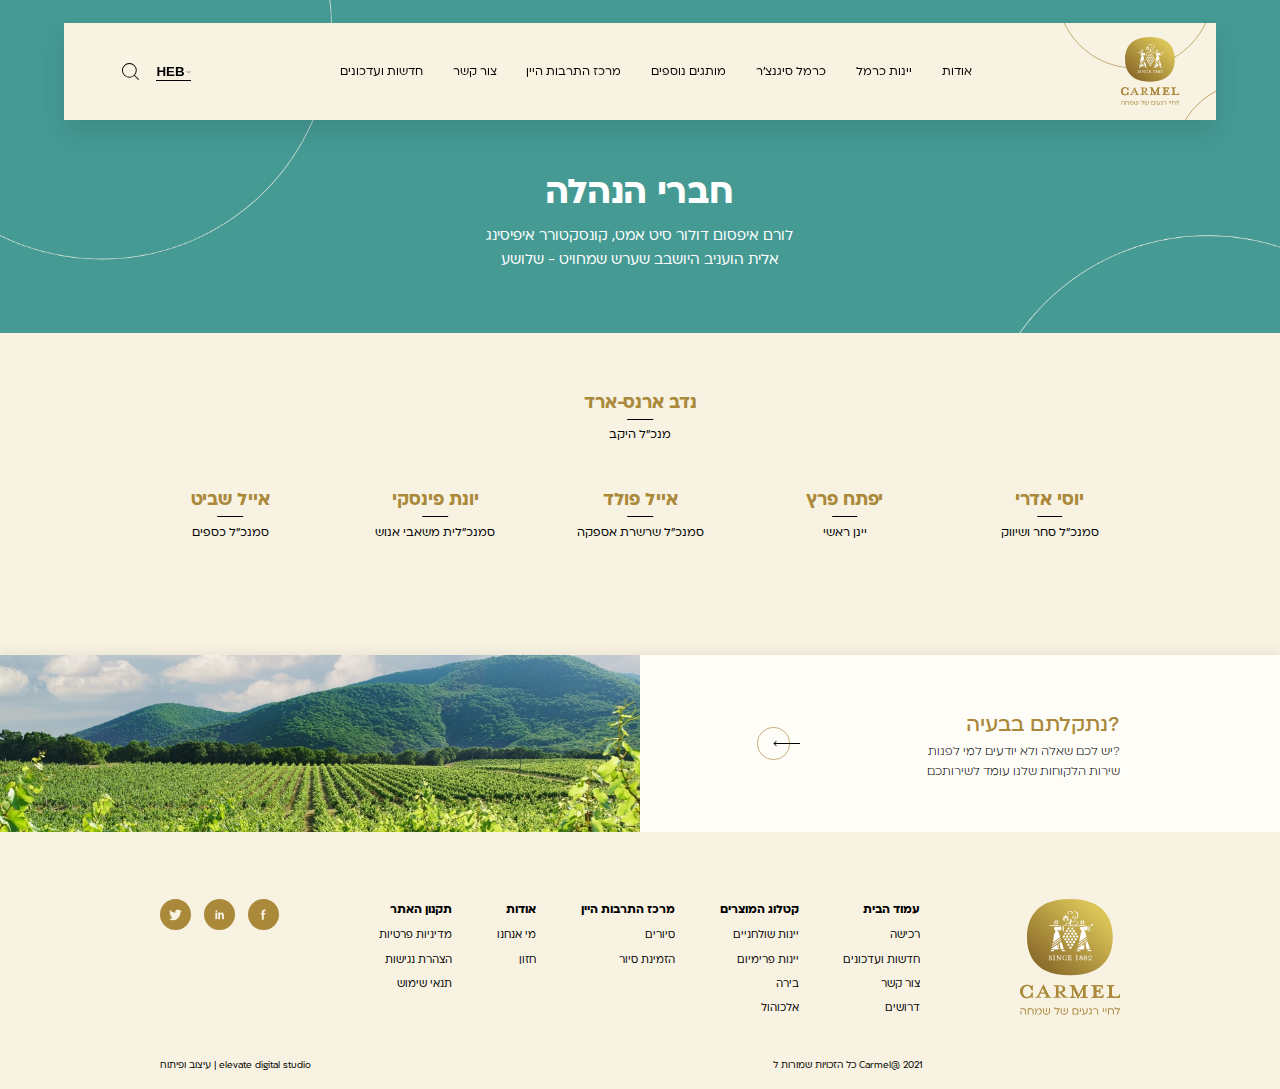
<file: management.html>
<!DOCTYPE html>
<html lang="he-IL" dir="rtl">

<head>
  <!-- Meta -->
  <meta charset="UTF-8">
  <meta name="viewport" content="width=device-width, initial-scale=1.0">
  <meta name="description" content="Carmel">
  <title>Carmel</title>

  <!-- Style (Vendor) -->
  <link rel="stylesheet" href="css/swiper-bundle.min.css">

  <!-- Style -->
  <link rel="stylesheet" href="css/elevate-framework.css">
  <link rel="stylesheet" href="css/style.css">

  <!-- Favicon -->
  <link rel="icon" href="img/favicon.png">
</head>

<body class="management-page">

  <!-- Header -->
  <header class="header">
    <div class="container">
      <!-- Hamburger -->
      <div class="header-hamburger d-mobile">
        <button class="hamburger hamburger--slider">
          <span class="hamburger-box">
            <span class="hamburger-inner"></span>
          </span>
        </button>
      </div>
      <!-- Logo -->
      <div class="header-logo">
        <a href="#">
          <img src="img/global/logo.svg" alt="carmel-img">
        </a>
      </div>
      <!-- Menu -->
      <div class="header-menu">
        <!-- Action -->
        <div class="header-action">
          <div class="header-language">
            <select>
              <option value="1">HEB</option>
              <option value="2">ENG</option>
            </select>
          </div>
          <div class="header-search">
            <div class="d-mobile">
              <form>
                <input type="text" class="f-m-32" placeholder="חפש יין">
                <a href="#">
                  <img src="img/icons/search.svg" alt="carmel-img">
                </a>
              </form>
            </div>
            <div class="d-desktop">
              <a href="#">
                <img src="img/icons/search.svg" alt="carmel-img">
              </a>
            </div>
          </div>
        </div>
        <!-- Links -->
        <div class="header-links">
          <!-- Accordion -->
          <div class="accordion">
            <ul class="header-link-list">
              <li class="header-link">
                <!-- Collapsible -->
                <div class="collapsible">
                  <!-- Toggler -->
                  <div class="collapse-toggler f-d-20 f-m-42">
                    אודות
                    <div class="simbol">
                      <div class="plus">+</div>
                      <div class="minus">-</div>
                    </div>
                  </div>
                  <!-- Collapse -->
                  <div class="collapse">
                    <div>
                      <ul class="f-d-20 f-m-32">
                        <li>
                          <a href="#">יינות שולחניים</a>
                        </li>
                        <li>
                          <a href="#">יינות תירוש</a>
                        </li>
                        <li>
                          <a href="#">יינות מתוקים</a>
                        </li>
                      </ul>
                    </div>
                  </div>
                </div>
              </li>
              <li class="header-link">
                <!-- Collapsible -->
                <div class="collapsible">
                  <!-- Toggler -->
                  <div class="collapse-toggler f-d-20 f-m-42">
                    יינות כרמל
                    <div class="simbol">
                      <div class="plus">+</div>
                      <div class="minus">-</div>
                    </div>
                  </div>
                  <!-- Collapse -->
                  <div class="collapse">
                    <div>
                      <ul class="f-d-20 f-m-32">
                        <li>
                          <a href="#">יינות שולחניים</a>
                        </li>
                        <li>
                          <a href="#">יינות תירוש</a>
                        </li>
                        <li>
                          <a href="#">יינות מתוקים</a>
                        </li>
                      </ul>
                    </div>
                  </div>
                </div>
              </li>
              <li class="header-link">
                <!-- Collapsible -->
                <div class="collapsible">
                  <!-- Toggler -->
                  <div class="collapse-toggler f-d-20 f-m-42">
                    כרמל סיגנצ'ר
                    <div class="simbol">
                      <div class="plus">+</div>
                      <div class="minus">-</div>
                    </div>
                  </div>
                  <!-- Collapse -->
                  <div class="collapse">
                    <div>
                      <ul class="f-d-20 f-m-32">
                        <li>
                          <a href="#">יינות שולחניים</a>
                        </li>
                        <li>
                          <a href="#">יינות תירוש</a>
                        </li>
                        <li>
                          <a href="#">יינות מתוקים</a>
                        </li>
                      </ul>
                    </div>
                  </div>
                </div>
              </li>
              <li class="header-link">
                <!-- Collapsible -->
                <div class="collapsible">
                  <!-- Toggler -->
                  <div class="collapse-toggler f-d-20 f-m-42">
                    מותגים נוספים
                    <div class="simbol">
                      <div class="plus">+</div>
                      <div class="minus">-</div>
                    </div>
                  </div>
                  <!-- Collapse -->
                  <div class="collapse">
                    <div>
                      <ul class="f-d-20 f-m-32">
                        <li>
                          <a href="#">יינות שולחניים</a>
                        </li>
                        <li>
                          <a href="#">יינות תירוש</a>
                        </li>
                        <li>
                          <a href="#">יינות מתוקים</a>
                        </li>
                      </ul>
                    </div>
                  </div>
                </div>
              </li>
              <li class="header-link">
                <a href="#" class="f-d-20 f-m-42">מרכז התרבות היין</a>
              </li>
              <li class="header-link">
                <a href="#" class="f-d-20 f-m-42">צור קשר</a>
              </li>
              <li class="header-link">
                <a href="#" class="f-d-20 f-m-42">חדשות ועדכונים</a>
              </li>
            </ul>
          </div>
        </div>
      </div>
    </div>
  </header>

  <!-- Banner -->
  <div class="banner bg-green">
    <div class="img">
      <picture>
        <source media="(min-width:1024px)" srcset="img/global/banner-lines-2.png">
        <img src="img/global/banner-lines-2-mobile.png" alt="carmel-img">
      </picture>
    </div>
    <div class="container">
      <h1 class="f-d-60 f-m-80">חברי הנהלה</h1>
      <p class="f-d-24 f-m-36">לורם איפסום דולור סיט אמט, קונסקטורר איפיסינג 
        אלית הועניב היושבב שערש שמחויט - שלושע 
      </p>
    </div>
  </div>

  <!-- Management -->
  <div class="management">
    <div class="container">
      <!-- Top -->
      <div class="top">
        <ul>
          <!-- Item -->
          <li>
            <h3 class="f-d-30 f-m-42 text-gold">נדב ארנס-ארד</h3>
            <p class="f-d-20 f-m-30">מנכ"ל היקב</p>
          </li>
        </ul>
      </div>
      <!-- Top -->
      <div class="bottom">
        <ul>
          <!-- Item -->
          <li>
            <h3 class="f-d-30 f-m-42 text-gold">יוסי אדרי</h3>
            <p class="f-d-20 f-m-30">סמנכ"ל סחר ושיווק</p>
          </li>
          <!-- Item -->
          <li>
            <h3 class="f-d-30 f-m-42 text-gold">יפתח פרץ</h3>
            <p class="f-d-20 f-m-30">יינן ראשי</p>
          </li>
          <!-- Item -->
          <li>
            <h3 class="f-d-30 f-m-42 text-gold">אייל פולד</h3>
            <p class="f-d-20 f-m-30">סמנכ"ל שרשרת אספקה</p>
          </li>
          <!-- Item -->
          <li>
            <h3 class="f-d-30 f-m-42 text-gold">יונת פינסקי</h3>
            <p class="f-d-20 f-m-30">סמנכ"לית משאבי אנוש</p>
          </li>
          <!-- Item -->
          <li>
            <h3 class="f-d-30 f-m-42 text-gold">אייל שביט</h3>
            <p class="f-d-20 f-m-30">סמנכ"ל כספים</p>
          </li>
        </ul>
      </div>
    </div>
  </div>

  <!-- Home Links -->
  <div class="home-links">
    <div class="container">
      <div class="text">
        <div>
          <h2 class="f-d-35 f-m-42 medium text-gold">?נתקלתם בבעיה</h2>
          <p class="f-d-20 f-m-30 light">?יש לכם שאלה ולא יודעים למי לפנות
            <br>
            שירות הלקוחות שלנו עומד לשירותכם
          </p>
        </div>
        <a href="#">
          <img src="img/icons/arrow-link-left.svg" alt="carmel-img">
        </a>
      </div>
      <div class="img">
        <picture>
          <source media="(min-width:1024px)" srcset="img/home/home-links-3.jpg">
          <img src="img/home/home-links-3-mobile.jpg" alt="carmel-img">
        </picture>
      </div>
    </div>
  </div>

  <!-- Footer -->
  <footer class="footer">
    <div class="container">
      <!-- Top -->
      <div class="footer-top">
        <!-- Logo -->
        <div class="footer-logo">
          <a href="#">
            <img src="img/global/logo.svg" alt="carmel-img">
          </a>
        </div>
        <!-- Links -->
        <div class="footer-links">
          <!-- Accordion -->
          <div class="accordion">
            <!-- Collapsible -->
            <div class="collapsible">
              <!-- Toggler -->
              <div class="collapse-toggler f-d-20 f-m-42 bold">
                עמוד הבית
                <div class="simbol">
                  <div class="plus">+</div>
                  <div class="minus">-</div>
                </div>
              </div>
              <!-- Collapse -->
              <div class="collapse">
                <div>
                  <ul class="f-d-18 f-m-32">
                    <!-- Item -->
                    <li>
                      <a href="#">רכישה</a>
                    </li>
                    <!-- Item -->
                    <li>
                      <a href="#">חדשות ועדכונים</a>
                    </li>
                    <!-- Item -->
                    <li>
                      <a href="#">צור קשר</a>
                    </li>
                    <!-- Item -->
                    <li>
                      <a href="#">דרושים</a>
                    </li>
                  </ul>
                </div>
              </div>
            </div>
            <!-- Collapsible -->
            <div class="collapsible">
              <!-- Toggler -->
              <div class="collapse-toggler f-d-20 f-m-42 bold">
                קטלוג המוצרים
                <div class="simbol">
                  <div class="plus">+</div>
                  <div class="minus">-</div>
                </div>
              </div>
              <!-- Collapse -->
              <div class="collapse">
                <div>
                  <ul class="f-d-18 f-m-32">
                    <!-- Item -->
                    <li>
                      <a href="#">יינות שולחניים</a>
                    </li>
                    <!-- Item -->
                    <li>
                      <a href="#">יינות פרימיום</a>
                    </li>
                    <!-- Item -->
                    <li>
                      <a href="#">בירה</a>
                    </li>
                    <!-- Item -->
                    <li>
                      <a href="#">אלכוהול</a>
                    </li>
                  </ul>
                </div>
              </div>
            </div>
            <!-- Collapsible -->
            <div class="collapsible">
              <!-- Toggler -->
              <div class="collapse-toggler f-d-20 f-m-42 bold">
                מרכז התרבות היין
                <div class="simbol">
                  <div class="plus">+</div>
                  <div class="minus">-</div>
                </div>
              </div>
              <!-- Collapse -->
              <div class="collapse">
                <div>
                  <ul class="f-d-18 f-m-32">
                    <!-- Item -->
                    <li>
                      <a href="#">סיורים</a>
                    </li>
                    <!-- Item -->
                    <li>
                      <a href="#">הזמינת סיור</a>
                    </li>
                  </ul>
                </div>
              </div>
            </div>
            <!-- Collapsible -->
            <div class="collapsible">
              <!-- Toggler -->
              <div class="collapse-toggler f-d-20 f-m-42 bold">
                אודות
                <div class="simbol">
                  <div class="plus">+</div>
                  <div class="minus">-</div>
                </div>
              </div>
              <!-- Collapse -->
              <div class="collapse">
                <div>
                  <ul class="f-d-18 f-m-32">
                    <!-- Item -->
                    <li>
                      <a href="#">מי אנחנו</a>
                    </li>
                    <!-- Item -->
                    <li>
                      <a href="#">חזון</a>
                    </li>
                  </ul>
                </div>
              </div>
            </div>
            <!-- Collapsible -->
            <div class="collapsible">
              <!-- Toggler -->
              <div class="collapse-toggler f-d-20 f-m-42 bold">
                תקנון האתר
                <div class="simbol">
                  <div class="plus">+</div>
                  <div class="minus">-</div>
                </div>
              </div>
              <!-- Collapse -->
              <div class="collapse">
                <div>
                  <ul class="f-d-18 f-m-32">
                    <!-- Item -->
                    <li>
                      <a href="#">מדיניות פרטיות</a>
                    </li>
                    <!-- Item -->
                    <li>
                      <a href="#">הצהרת נגישות</a>
                    </li>
                    <!-- Item -->
                    <li>
                      <a href="#">תנאי שימוש</a>
                    </li>
                  </ul>
                </div>
              </div>
            </div>
          </div>
        </div>
        <!-- Social -->
        <div class="social">
          <ul>
            <!-- Item -->
            <li>
              <a href="#"><img src="img/icons/facebook.svg" alt="carmel-img"></a>
            </li>
            <!-- Item -->
            <li>
              <a href="#"><img src="img/icons/linkedin.svg" alt="carmel-img"></a>
            </li>
            <!-- Item -->
            <li>
              <a href="#"><img src="img/icons/twitter.svg" alt="carmel-img"></a>
            </li>
          </ul>
        </div>
      </div>
      <!-- Bottom -->
      <div class="footer-bottom">
        <p class="f-d-16 f-m-26">‏2021 @Carmel כל הזכויות שמורות ל</p>
        <a href="https://portfolio.elevate.co.il/" class="f-d-16 f-m-26" target="_blank">elevate digital studio | עיצוב
          ופיתוח</a>
      </div>
    </div>
  </footer>

  <!-- Script (Vendor) -->
  <script src="js/swiper-bundle.min.js"></script>
  <script src="js/gsap.min.js"></script>

  <!-- Script -->
  <script src="js/elevate-framework.js"></script>
  <script src="js/app.js"></script>

  <!-- Lazy Loading -->
  <script src="js/lazyload.min.js"></script>
  <script>
    (function () {
      ll = new LazyLoad({});
    })();
  </script>

</body>

</html>
</file>
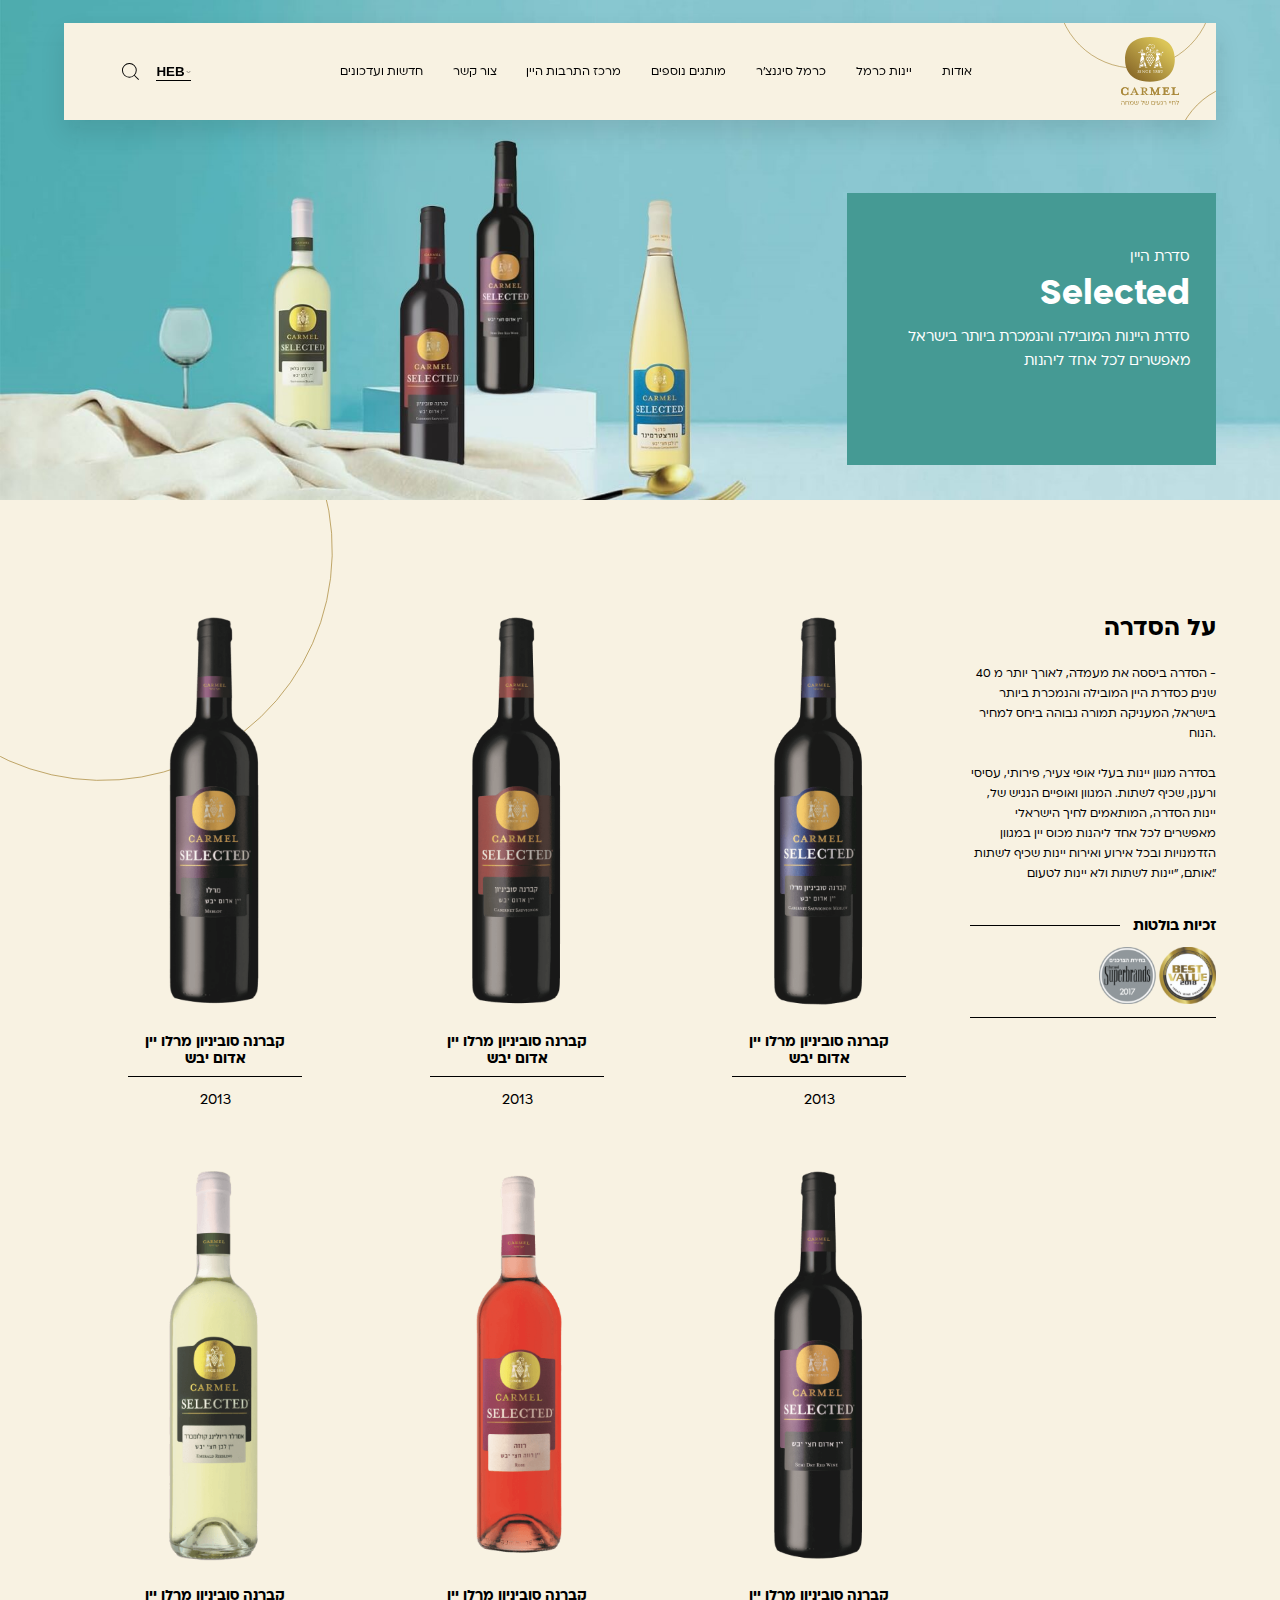
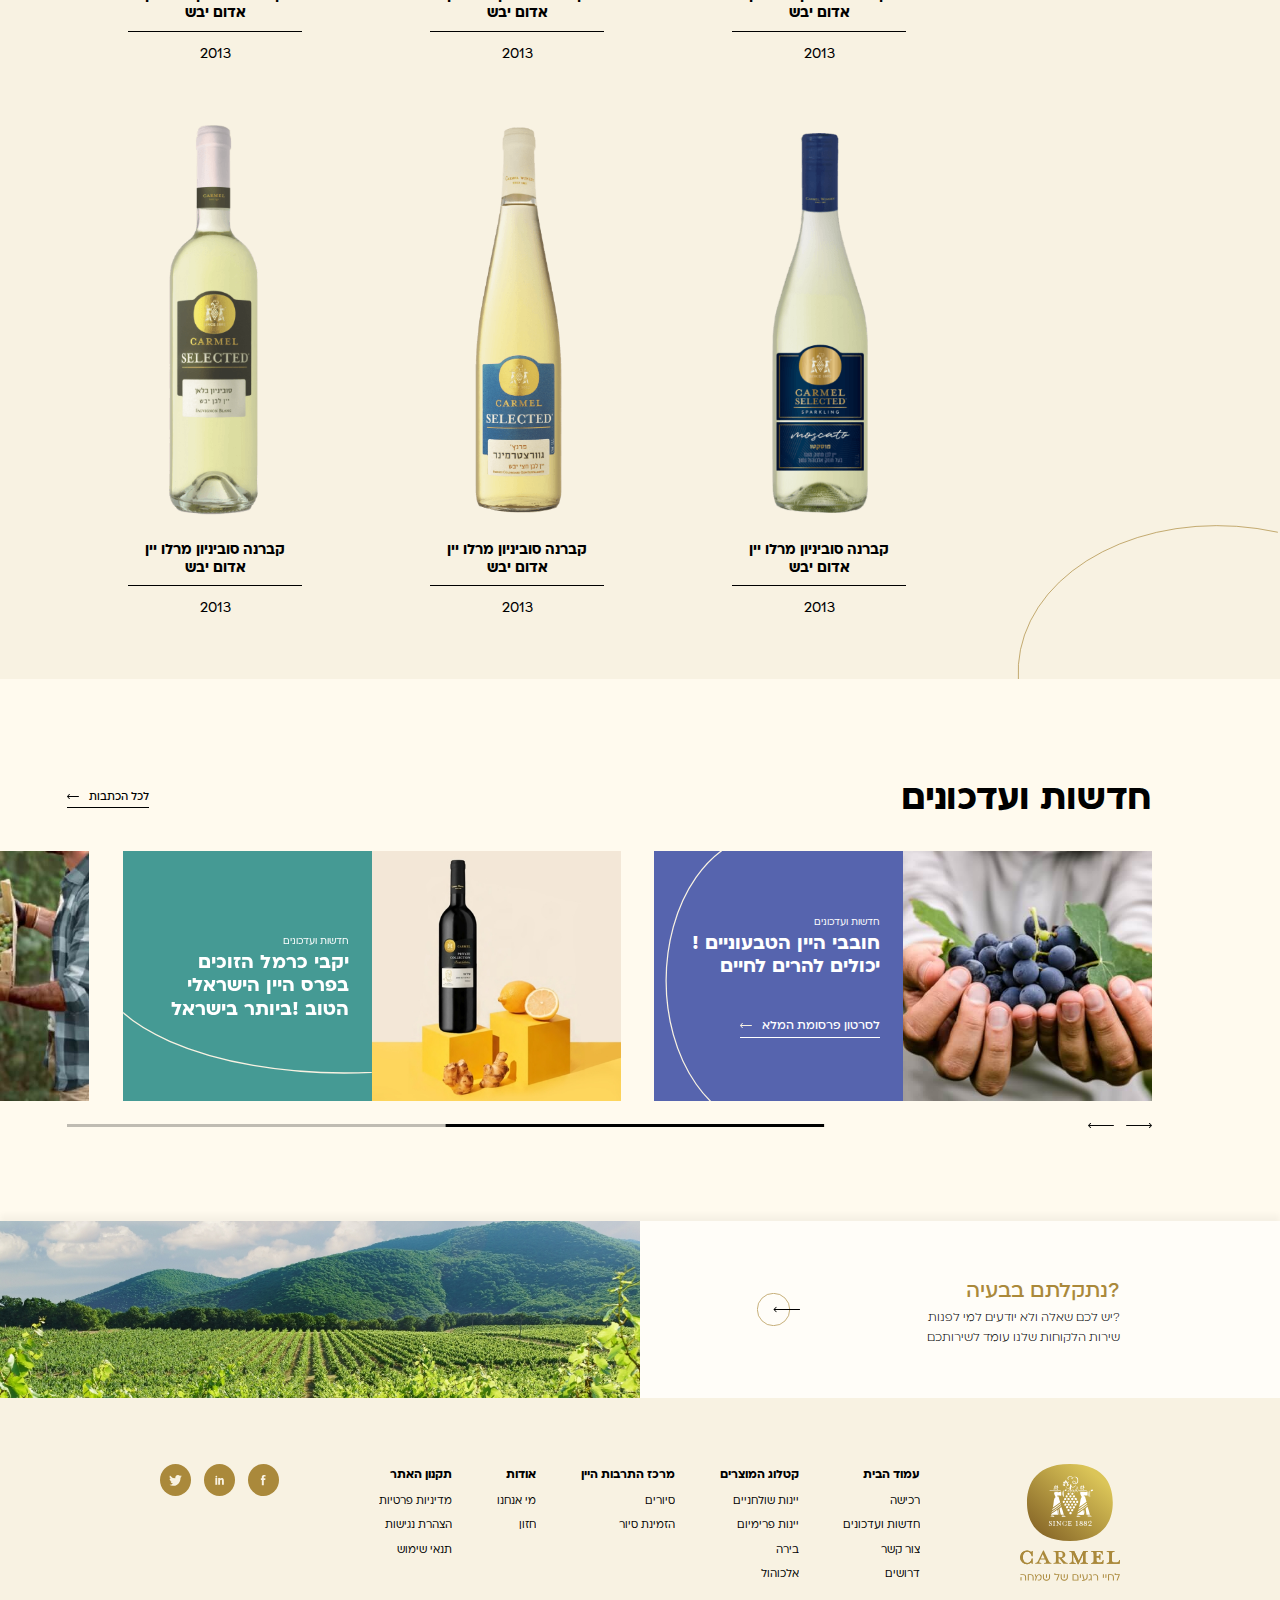
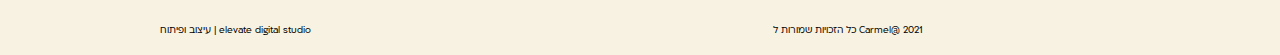
<file: products.html>
<!DOCTYPE html>
<html lang="he-IL" dir="rtl">

<head>
  <!-- Meta -->
  <meta charset="UTF-8">
  <meta name="viewport" content="width=device-width, initial-scale=1.0">
  <meta name="description" content="Carmel">
  <title>Carmel</title>

  <!-- Style (Vendor) -->
  <link rel="stylesheet" href="css/swiper-bundle.min.css">

  <!-- Style -->
  <link rel="stylesheet" href="css/elevate-framework.css">
  <link rel="stylesheet" href="css/style.css">

  <!-- Favicon -->
  <link rel="icon" href="img/favicon.png">
</head>

<body class="products-page">

  <!-- Header -->
  <header class="header">
    <div class="container">
      <!-- Hamburger -->
      <div class="header-hamburger d-mobile">
        <button class="hamburger hamburger--slider">
          <span class="hamburger-box">
            <span class="hamburger-inner"></span>
          </span>
        </button>
      </div>
      <!-- Logo -->
      <div class="header-logo">
        <a href="#">
          <img src="img/global/logo.svg" alt="carmel-img">
        </a>
      </div>
      <!-- Menu -->
      <div class="header-menu">
        <!-- Action -->
        <div class="header-action">
          <div class="header-language">
            <select>
              <option value="1">HEB</option>
              <option value="2">ENG</option>
            </select>
          </div>
          <div class="header-search">
            <div class="d-mobile">
              <form>
                <input type="text" class="f-m-32" placeholder="חפש יין">
                <a href="#">
                  <img src="img/icons/search.svg" alt="carmel-img">
                </a>
              </form>
            </div>
            <div class="d-desktop">
              <a href="#">
                <img src="img/icons/search.svg" alt="carmel-img">
              </a>
            </div>
          </div>
        </div>
        <!-- Links -->
        <div class="header-links">
          <!-- Accordion -->
          <div class="accordion">
            <ul class="header-link-list">
              <li class="header-link">
                <!-- Collapsible -->
                <div class="collapsible">
                  <!-- Toggler -->
                  <div class="collapse-toggler f-d-20 f-m-42">
                    אודות
                    <div class="simbol">
                      <div class="plus">+</div>
                      <div class="minus">-</div>
                    </div>
                  </div>
                  <!-- Collapse -->
                  <div class="collapse">
                    <div>
                      <ul class="f-d-20 f-m-32">
                        <li>
                          <a href="#">יינות שולחניים</a>
                        </li>
                        <li>
                          <a href="#">יינות תירוש</a>
                        </li>
                        <li>
                          <a href="#">יינות מתוקים</a>
                        </li>
                      </ul>
                    </div>
                  </div>
                </div>
              </li>
              <li class="header-link">
                <!-- Collapsible -->
                <div class="collapsible">
                  <!-- Toggler -->
                  <div class="collapse-toggler f-d-20 f-m-42">
                    יינות כרמל
                    <div class="simbol">
                      <div class="plus">+</div>
                      <div class="minus">-</div>
                    </div>
                  </div>
                  <!-- Collapse -->
                  <div class="collapse">
                    <div>
                      <ul class="f-d-20 f-m-32">
                        <li>
                          <a href="#">יינות שולחניים</a>
                        </li>
                        <li>
                          <a href="#">יינות תירוש</a>
                        </li>
                        <li>
                          <a href="#">יינות מתוקים</a>
                        </li>
                      </ul>
                    </div>
                  </div>
                </div>
              </li>
              <li class="header-link">
                <!-- Collapsible -->
                <div class="collapsible">
                  <!-- Toggler -->
                  <div class="collapse-toggler f-d-20 f-m-42">
                    כרמל סיגנצ'ר
                    <div class="simbol">
                      <div class="plus">+</div>
                      <div class="minus">-</div>
                    </div>
                  </div>
                  <!-- Collapse -->
                  <div class="collapse">
                    <div>
                      <ul class="f-d-20 f-m-32">
                        <li>
                          <a href="#">יינות שולחניים</a>
                        </li>
                        <li>
                          <a href="#">יינות תירוש</a>
                        </li>
                        <li>
                          <a href="#">יינות מתוקים</a>
                        </li>
                      </ul>
                    </div>
                  </div>
                </div>
              </li>
              <li class="header-link">
                <!-- Collapsible -->
                <div class="collapsible">
                  <!-- Toggler -->
                  <div class="collapse-toggler f-d-20 f-m-42">
                    מותגים נוספים
                    <div class="simbol">
                      <div class="plus">+</div>
                      <div class="minus">-</div>
                    </div>
                  </div>
                  <!-- Collapse -->
                  <div class="collapse">
                    <div>
                      <ul class="f-d-20 f-m-32">
                        <li>
                          <a href="#">יינות שולחניים</a>
                        </li>
                        <li>
                          <a href="#">יינות תירוש</a>
                        </li>
                        <li>
                          <a href="#">יינות מתוקים</a>
                        </li>
                      </ul>
                    </div>
                  </div>
                </div>
              </li>
              <li class="header-link">
                <a href="#" class="f-d-20 f-m-42">מרכז התרבות היין</a>
              </li>
              <li class="header-link">
                <a href="#" class="f-d-20 f-m-42">צור קשר</a>
              </li>
              <li class="header-link">
                <a href="#" class="f-d-20 f-m-42">חדשות ועדכונים</a>
              </li>
            </ul>
          </div>
        </div>
      </div>
    </div>
  </header>

  <!-- Banner -->
  <div class="banner">
    <div class="img">
      <picture>
        <source media="(min-width:1024px)" srcset="img/products/banner.jpg">
        <img src="img/products/banner-mobile.jpg" alt="carmel-img">
      </picture>
    </div>
    <div class="text">
      <p class="f-d-24 f-m-36">סדרת היין</p>
      <h1 class="f-d-60 f-m-80">
        Selected
      </h1>
      <p class="f-d-24 f-m-36">סדרת היינות המובילה והנמכרת ביותר 
        בישראל מאפשרים לכל אחד ליהנות</p>
    </div>
  </div>

  <!-- Products -->
  <div class="products">
    <div class="container">
      <div class="sidebar">
        <h2 class="f-d-40 f-m-60">על הסדרה</h2>
        <p class="f-d-20 f-m-32">- הסדרה ביססה את מעמדה, לאורך יותר מ 40
          שנים, כסדרת היין המובילה והנמכרת ביותר
          בישראל, המעניקה תמורה גבוהה ביחס למחיר
         .הנוח
          <br><br>
         בסדרה מגוון יינות בעלי אופי צעיר, פירותי, עסיסי
          ורענן , שכיף לשתות. המגוון ואופיים הנגיש של
         , יינות הסדרה, המותאמים לחיך הישראלי
          מאפשרים לכל אחד ליהנות מכוס יין במגוון
          הזדמנויות ובכל אירוע ואירוח. יינות שכיף לשתות
         ".אותם , "יינות לשתות ולא יינות לטעום</p>
        <div class="badges">
          <h3 class="f-d-25 f-m-40">זכיות בולטות <span class="line"></span></h3>
          <img src="img/products/badges.png" alt="carmel-img">
        </div>
      </div>
      <div class="main">
        <ul>
          <!-- Item -->
          <li>
            <img src="img/products/product-1.png" alt="carmel-img">
            <h3 class="f-d-24 f-m-36">קברנה סוביניון מרלו
              יין אדום יבש</h3>
            <p class="f-d-24 f-m-36">2013</p>
          </li>
          <!-- Item -->
          <li>
            <img src="img/products/product-2.png" alt="carmel-img">
            <h3 class="f-d-24 f-m-36">קברנה סוביניון מרלו
              יין אדום יבש</h3>
            <p class="f-d-24 f-m-36">2013</p>
          </li>
          <!-- Item -->
          <li>
            <img src="img/products/product-3.png" alt="carmel-img">
            <h3 class="f-d-24 f-m-36">קברנה סוביניון מרלו
              יין אדום יבש</h3>
            <p class="f-d-24 f-m-36">2013</p>
          </li>
          <!-- Item -->
          <li>
            <img src="img/products/product-4.png" alt="carmel-img">
            <h3 class="f-d-24 f-m-36">קברנה סוביניון מרלו
              יין אדום יבש</h3>
            <p class="f-d-24 f-m-36">2013</p>
          </li>
          <!-- Item -->
          <li>
            <img src="img/products/product-5.png" alt="carmel-img">
            <h3 class="f-d-24 f-m-36">קברנה סוביניון מרלו
              יין אדום יבש</h3>
            <p class="f-d-24 f-m-36">2013</p>
          </li>
          <!-- Item -->
          <li>
            <img src="img/products/product-6.png" alt="carmel-img">
            <h3 class="f-d-24 f-m-36">קברנה סוביניון מרלו
              יין אדום יבש</h3>
            <p class="f-d-24 f-m-36">2013</p>
          </li>
          <!-- Item -->
          <li>
            <img src="img/products/product-7.png" alt="carmel-img">
            <h3 class="f-d-24 f-m-36">קברנה סוביניון מרלו
              יין אדום יבש</h3>
            <p class="f-d-24 f-m-36">2013</p>
          </li>
          <!-- Item -->
          <li>
            <img src="img/products/product-8.png" alt="carmel-img">
            <h3 class="f-d-24 f-m-36">קברנה סוביניון מרלו
              יין אדום יבש</h3>
            <p class="f-d-24 f-m-36">2013</p>
          </li>
          <!-- Item -->
          <li>
            <img src="img/products/product-9.png" alt="carmel-img">
            <h3 class="f-d-24 f-m-36">קברנה סוביניון מרלו
              יין אדום יבש</h3>
            <p class="f-d-24 f-m-36">2013</p>
          </li>
        </ul>
      </div>
    </div>
  </div>

  <!-- News Slider -->
  <div class="news-slider">
    <div class="container">
      <!-- Heading -->
      <div class="heading">
        <h2 class="f-d-60 f-m-75">חדשות ועדכונים</h2>
        <div class="d-desktop">
          <a href="#" class="link-black f-d-18 medium d-desktop">לכל הכתבות <img src="img/icons/arrow-left-black.svg" alt="carmel-img"></a>
        </div>
      </div>
      <!-- Swiper -->
      <div class="swiper">
        <div class="swiper-wrapper">
          <!-- Slide -->
          <div class="swiper-slide">
            <div>
              <div class="img">
                <img src="img/home/news-img-1.jpg" alt="carmel-img">
              </div>
              <div class="text bg-purple">
                <p class="f-d-16 f-m-28">חדשות ועדכונים</p>
                <h3 class="f-d-32 f-m-50">חובבי היין הטבעוניים 
                  !יכולים להרים לחיים</h3>
                <a href="#" class="link-white f-d-20 f-m-30 medium">לסרטון פרסומת המלא <img src="img/icons/arrow-left-white-short.svg" alt="carmel-img"></a>
              </div>
            </div>
          </div>
          <!-- Slide -->
          <div class="swiper-slide">
            <div>
              <div class="img">
                <img src="img/home/news-img-2.jpg" alt="carmel-img">
              </div>
              <div class="text bg-green">
                <p class="f-d-16 f-m-28">חדשות ועדכונים</p>
                <h3 class="f-d-32 f-m-50">יקבי כרמל
                  הזוכים בפרס היין הישראלי הטוב
                  !ביותר בישראל</h3>
              </div>
            </div>
          </div>
          <!-- Slide -->
          <div class="swiper-slide">
            <div>
              <div class="img">
                <img src="img/home/news-img-3.jpg" alt="carmel-img">
              </div>
              <div class="text bg-gray">
                <h3 class="f-d-32 f-m-50">חובבי היין הטבעוניים 
                  !יכולים להרים לחיים</h3>
                  <a href="#" class="link-black f-d-20 f-m-30 medium">לכתבה מלאה <img src="img/icons/arrow-left-black.svg" alt="carmel-img"></a>
              </div>
            </div>
          </div>
        </div>
        <div class="swiper-arrows">
          <div class="prev"><img src="img/icons/arrow-long-right-black.svg" alt="carmel-img"></div>
          <div class="next"><img src="img/icons/arrow-long-left-black.svg" alt="carmel-img"></div>
        </div>
        <div class="swiper-pagination d-desktop"></div>
      </div>
      <!-- Button -->
      <div class="text-center d-mobile">
        <a href="#" class="btn btn-secondary">לכל הכתבות <img src="img/icons/arrow-left-black.svg" alt="carmel-img"></a>
      </div>
    </div>
  </div>

  <!-- Home Links -->
  <div class="home-links">
    <div class="container">
      <div class="text">
        <div>
          <h2 class="f-d-35 f-m-42 medium text-gold">?נתקלתם בבעיה</h2>
          <p class="f-d-20 f-m-30 light">?יש לכם שאלה ולא יודעים למי לפנות
            <br>
            שירות הלקוחות שלנו עומד לשירותכם
          </p>
        </div>
        <a href="#">
          <img src="img/icons/arrow-link-left.svg" alt="carmel-img">
        </a>
      </div>
      <div class="img">
        <picture>
          <source media="(min-width:1024px)" srcset="img/home/home-links-3.jpg">
          <img src="img/home/home-links-3-mobile.jpg" alt="carmel-img">
        </picture>
      </div>
    </div>
  </div>

  <!-- Footer -->
  <footer class="footer">
    <div class="container">
      <!-- Top -->
      <div class="footer-top">
        <!-- Logo -->
        <div class="footer-logo">
          <a href="#">
            <img src="img/global/logo.svg" alt="carmel-img">
          </a>
        </div>
        <!-- Links -->
        <div class="footer-links">
          <!-- Accordion -->
          <div class="accordion">
            <!-- Collapsible -->
            <div class="collapsible">
              <!-- Toggler -->
              <div class="collapse-toggler f-d-20 f-m-42 bold">
                עמוד הבית
                <div class="simbol">
                  <div class="plus">+</div>
                  <div class="minus">-</div>
                </div>
              </div>
              <!-- Collapse -->
              <div class="collapse">
                <div>
                  <ul class="f-d-18 f-m-32">
                    <!-- Item -->
                    <li>
                      <a href="#">רכישה</a>
                    </li>
                    <!-- Item -->
                    <li>
                      <a href="#">חדשות ועדכונים</a>
                    </li>
                    <!-- Item -->
                    <li>
                      <a href="#">צור קשר</a>
                    </li>
                    <!-- Item -->
                    <li>
                      <a href="#">דרושים</a>
                    </li>
                  </ul>
                </div>
              </div>
            </div>
            <!-- Collapsible -->
            <div class="collapsible">
              <!-- Toggler -->
              <div class="collapse-toggler f-d-20 f-m-42 bold">
                קטלוג המוצרים
                <div class="simbol">
                  <div class="plus">+</div>
                  <div class="minus">-</div>
                </div>
              </div>
              <!-- Collapse -->
              <div class="collapse">
                <div>
                  <ul class="f-d-18 f-m-32">
                    <!-- Item -->
                    <li>
                      <a href="#">יינות שולחניים</a>
                    </li>
                    <!-- Item -->
                    <li>
                      <a href="#">יינות פרימיום</a>
                    </li>
                    <!-- Item -->
                    <li>
                      <a href="#">בירה</a>
                    </li>
                    <!-- Item -->
                    <li>
                      <a href="#">אלכוהול</a>
                    </li>
                  </ul>
                </div>
              </div>
            </div>
            <!-- Collapsible -->
            <div class="collapsible">
              <!-- Toggler -->
              <div class="collapse-toggler f-d-20 f-m-42 bold">
                מרכז התרבות היין
                <div class="simbol">
                  <div class="plus">+</div>
                  <div class="minus">-</div>
                </div>
              </div>
              <!-- Collapse -->
              <div class="collapse">
                <div>
                  <ul class="f-d-18 f-m-32">
                    <!-- Item -->
                    <li>
                      <a href="#">סיורים</a>
                    </li>
                    <!-- Item -->
                    <li>
                      <a href="#">הזמינת סיור</a>
                    </li>
                  </ul>
                </div>
              </div>
            </div>
            <!-- Collapsible -->
            <div class="collapsible">
              <!-- Toggler -->
              <div class="collapse-toggler f-d-20 f-m-42 bold">
                אודות
                <div class="simbol">
                  <div class="plus">+</div>
                  <div class="minus">-</div>
                </div>
              </div>
              <!-- Collapse -->
              <div class="collapse">
                <div>
                  <ul class="f-d-18 f-m-32">
                    <!-- Item -->
                    <li>
                      <a href="#">מי אנחנו</a>
                    </li>
                    <!-- Item -->
                    <li>
                      <a href="#">חזון</a>
                    </li>
                  </ul>
                </div>
              </div>
            </div>
            <!-- Collapsible -->
            <div class="collapsible">
              <!-- Toggler -->
              <div class="collapse-toggler f-d-20 f-m-42 bold">
                תקנון האתר
                <div class="simbol">
                  <div class="plus">+</div>
                  <div class="minus">-</div>
                </div>
              </div>
              <!-- Collapse -->
              <div class="collapse">
                <div>
                  <ul class="f-d-18 f-m-32">
                    <!-- Item -->
                    <li>
                      <a href="#">מדיניות פרטיות</a>
                    </li>
                    <!-- Item -->
                    <li>
                      <a href="#">הצהרת נגישות</a>
                    </li>
                    <!-- Item -->
                    <li>
                      <a href="#">תנאי שימוש</a>
                    </li>
                  </ul>
                </div>
              </div>
            </div>
          </div>
        </div>
        <!-- Social -->
        <div class="social">
          <ul>
            <!-- Item -->
            <li>
              <a href="#"><img src="img/icons/facebook.svg" alt="carmel-img"></a>
            </li>
            <!-- Item -->
            <li>
              <a href="#"><img src="img/icons/linkedin.svg" alt="carmel-img"></a>
            </li>
            <!-- Item -->
            <li>
              <a href="#"><img src="img/icons/twitter.svg" alt="carmel-img"></a>
            </li>
          </ul>
        </div>
      </div>
      <!-- Bottom -->
      <div class="footer-bottom">
        <p class="f-d-16 f-m-26">‏2021 @Carmel כל הזכויות שמורות ל</p>
        <a href="https://portfolio.elevate.co.il/" class="f-d-16 f-m-26" target="_blank">elevate digital studio | עיצוב ופיתוח</a>
      </div>
    </div>
  </footer>

  <!-- Script (Vendor) -->
  <script src="js/swiper-bundle.min.js"></script>
  <script src="js/gsap.min.js"></script>

  <!-- Script -->
  <script src="js/elevate-framework.js"></script>
  <script src="js/app.js"></script>

  <!-- Lazy Loading -->
  <script src="js/lazyload.min.js"></script>
  <script>
    (function () {
      ll = new LazyLoad({});
    })();
  </script>

</body>

</html>
</file>
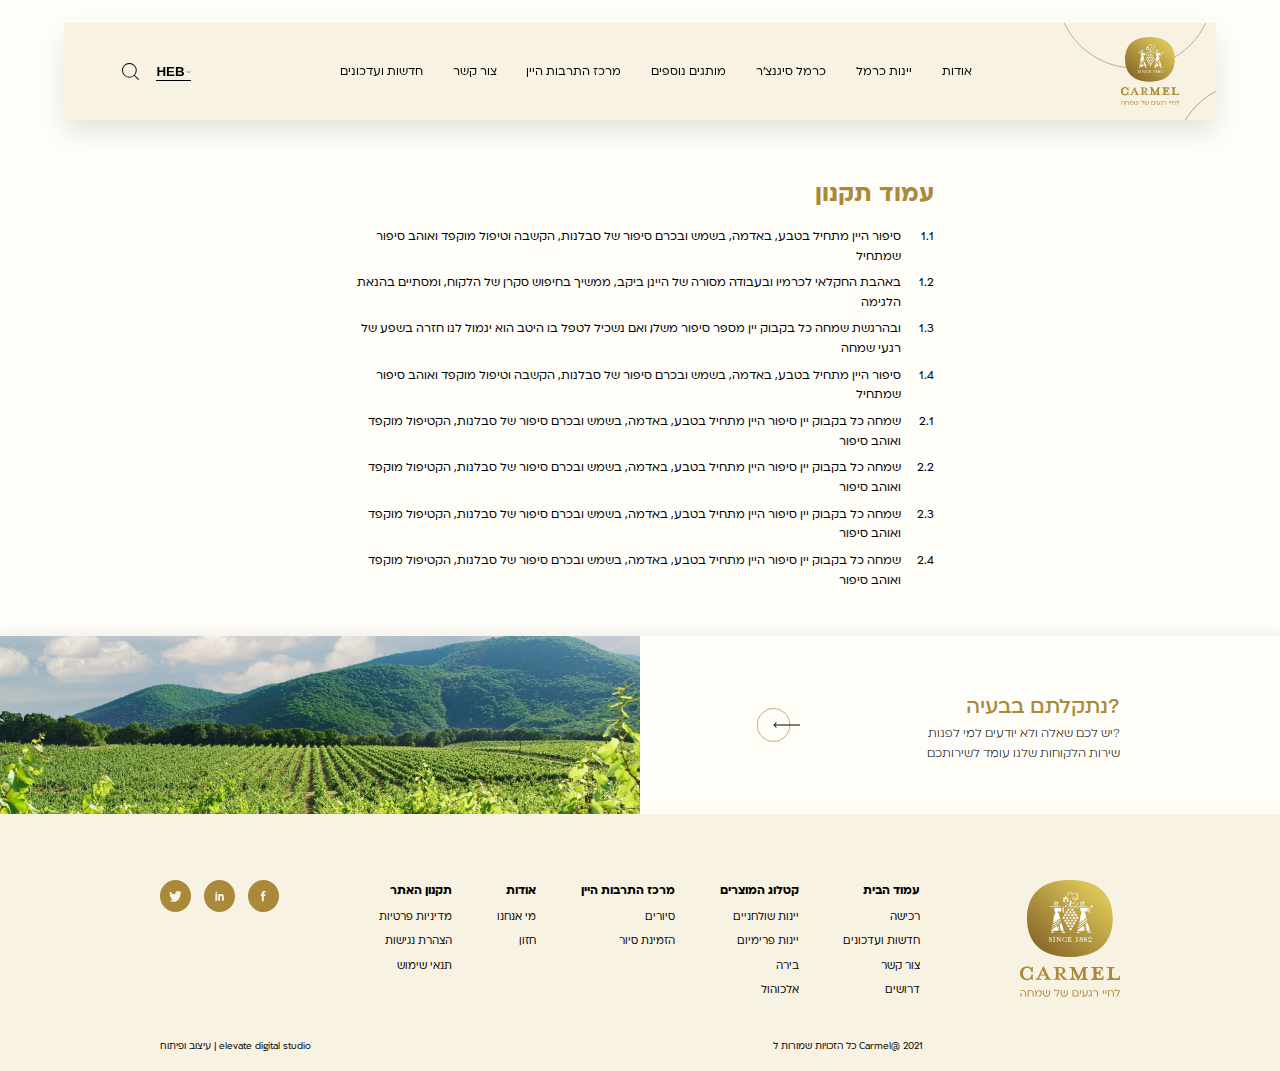
<file: rules.html>
<!DOCTYPE html>
<html lang="he-IL" dir="rtl">

<head>
  <!-- Meta -->
  <meta charset="UTF-8">
  <meta name="viewport" content="width=device-width, initial-scale=1.0">
  <meta name="description" content="Carmel">
  <title>Carmel</title>

  <!-- Style (Vendor) -->
  <link rel="stylesheet" href="css/swiper-bundle.min.css">

  <!-- Style -->
  <link rel="stylesheet" href="css/elevate-framework.css">
  <link rel="stylesheet" href="css/style.css">

  <!-- Favicon -->
  <link rel="icon" href="img/favicon.png">
</head>

<body class="rules-page">

  <!-- Header -->
  <header class="header">
    <div class="container">
      <!-- Hamburger -->
      <div class="header-hamburger d-mobile">
        <button class="hamburger hamburger--slider">
          <span class="hamburger-box">
            <span class="hamburger-inner"></span>
          </span>
        </button>
      </div>
      <!-- Logo -->
      <div class="header-logo">
        <a href="#">
          <img src="img/global/logo.svg" alt="carmel-img">
        </a>
      </div>
      <!-- Menu -->
      <div class="header-menu">
        <!-- Action -->
        <div class="header-action">
          <div class="header-language">
            <select>
              <option value="1">HEB</option>
              <option value="2">ENG</option>
            </select>
          </div>
          <div class="header-search">
            <div class="d-mobile">
              <form>
                <input type="text" class="f-m-32" placeholder="חפש יין">
                <a href="#">
                  <img src="img/icons/search.svg" alt="carmel-img">
                </a>
              </form>
            </div>
            <div class="d-desktop">
              <a href="#">
                <img src="img/icons/search.svg" alt="carmel-img">
              </a>
            </div>
          </div>
        </div>
        <!-- Links -->
        <div class="header-links">
          <!-- Accordion -->
          <div class="accordion">
            <ul class="header-link-list">
              <li class="header-link">
                <!-- Collapsible -->
                <div class="collapsible">
                  <!-- Toggler -->
                  <div class="collapse-toggler f-d-20 f-m-42">
                    אודות
                    <div class="simbol">
                      <div class="plus">+</div>
                      <div class="minus">-</div>
                    </div>
                  </div>
                  <!-- Collapse -->
                  <div class="collapse">
                    <div>
                      <ul class="f-d-20 f-m-32">
                        <li>
                          <a href="#">יינות שולחניים</a>
                        </li>
                        <li>
                          <a href="#">יינות תירוש</a>
                        </li>
                        <li>
                          <a href="#">יינות מתוקים</a>
                        </li>
                      </ul>
                    </div>
                  </div>
                </div>
              </li>
              <li class="header-link">
                <!-- Collapsible -->
                <div class="collapsible">
                  <!-- Toggler -->
                  <div class="collapse-toggler f-d-20 f-m-42">
                    יינות כרמל
                    <div class="simbol">
                      <div class="plus">+</div>
                      <div class="minus">-</div>
                    </div>
                  </div>
                  <!-- Collapse -->
                  <div class="collapse">
                    <div>
                      <ul class="f-d-20 f-m-32">
                        <li>
                          <a href="#">יינות שולחניים</a>
                        </li>
                        <li>
                          <a href="#">יינות תירוש</a>
                        </li>
                        <li>
                          <a href="#">יינות מתוקים</a>
                        </li>
                      </ul>
                    </div>
                  </div>
                </div>
              </li>
              <li class="header-link">
                <!-- Collapsible -->
                <div class="collapsible">
                  <!-- Toggler -->
                  <div class="collapse-toggler f-d-20 f-m-42">
                    כרמל סיגנצ'ר
                    <div class="simbol">
                      <div class="plus">+</div>
                      <div class="minus">-</div>
                    </div>
                  </div>
                  <!-- Collapse -->
                  <div class="collapse">
                    <div>
                      <ul class="f-d-20 f-m-32">
                        <li>
                          <a href="#">יינות שולחניים</a>
                        </li>
                        <li>
                          <a href="#">יינות תירוש</a>
                        </li>
                        <li>
                          <a href="#">יינות מתוקים</a>
                        </li>
                      </ul>
                    </div>
                  </div>
                </div>
              </li>
              <li class="header-link">
                <!-- Collapsible -->
                <div class="collapsible">
                  <!-- Toggler -->
                  <div class="collapse-toggler f-d-20 f-m-42">
                    מותגים נוספים
                    <div class="simbol">
                      <div class="plus">+</div>
                      <div class="minus">-</div>
                    </div>
                  </div>
                  <!-- Collapse -->
                  <div class="collapse">
                    <div>
                      <ul class="f-d-20 f-m-32">
                        <li>
                          <a href="#">יינות שולחניים</a>
                        </li>
                        <li>
                          <a href="#">יינות תירוש</a>
                        </li>
                        <li>
                          <a href="#">יינות מתוקים</a>
                        </li>
                      </ul>
                    </div>
                  </div>
                </div>
              </li>
              <li class="header-link">
                <a href="#" class="f-d-20 f-m-42">מרכז התרבות היין</a>
              </li>
              <li class="header-link">
                <a href="#" class="f-d-20 f-m-42">צור קשר</a>
              </li>
              <li class="header-link">
                <a href="#" class="f-d-20 f-m-42">חדשות ועדכונים</a>
              </li>
            </ul>
          </div>
        </div>
      </div>
    </div>
  </header>

  <!-- Rules -->
  <div class="rules">
    <div class="container">
      <h1 class="f-d-40 f-m-60 text-gold">עמוד תקנון</h1>
      <ul class="f-d-20 f-m-32">
        <!-- Item -->
        <li>
          <div class="num">1.1</div>
          <div class="text">
            <p> סיפור היין מתחיל בטבע, באדמה, בשמש ובכרם סיפור של סבלנות, הקשבה וטיפול מוקפד ואוהב סיפור שמתחיל 
            </p>
          </div>
        </li>
        <!-- Item -->
        <li>
          <div class="num">1.2</div>
          <div class="text">
            <p>באהבת החקלאי לכרמיו ובעבודה מסורה של היינן ביקב, ממשיך בחיפוש סקרן של הלקוח , ומסתיים בהנאת הלגימה 
            </p>
          </div>
        </li>
        <!-- Item -->
        <li>
          <div class="num">1.3</div>
          <div class="text">
            <p>ובהרגשת שמחה כל בקבוק יין מספר סיפור משלו, ואם נשכיל לטפל בו היטב הוא יגמול לנו חזרה בשפע של רגעי שמחה 
            </p>
          </div>
        </li>
        <!-- Item -->
        <li>
          <div class="num">1.4</div>
          <div class="text">
            <p> סיפור היין מתחיל בטבע, באדמה, בשמש ובכרם סיפור של סבלנות, הקשבה וטיפול מוקפד ואוהב סיפור שמתחיל 
            </p>
          </div>
        </li>
        <!-- Item -->
        <li>
          <div class="num">2.1</div>
          <div class="text">
            <p>שמחה כל בקבוק יין  סיפור היין מתחיל בטבע, באדמה, בשמש ובכרם סיפור של סבלנות, הקטיפול מוקפד ואוהב סיפור 
            </p>
          </div>
        </li>
        <!-- Item -->
        <li>
          <div class="num">2.2</div>
          <div class="text">
            <p>שמחה כל בקבוק יין  סיפור היין מתחיל בטבע, באדמה, בשמש ובכרם סיפור של סבלנות, הקטיפול מוקפד ואוהב סיפור 
            </p>
          </div>
        </li>
        <!-- Item -->
        <li>
          <div class="num">2.3</div>
          <div class="text">
            <p>שמחה כל בקבוק יין  סיפור היין מתחיל בטבע, באדמה, בשמש ובכרם סיפור של סבלנות, הקטיפול מוקפד ואוהב סיפור 
            </p>
          </div>
        </li>
        <!-- Item -->
        <li>
          <div class="num">2.4</div>
          <div class="text">
            <p>שמחה כל בקבוק יין  סיפור היין מתחיל בטבע, באדמה, בשמש ובכרם סיפור של סבלנות, הקטיפול מוקפד ואוהב סיפור 
            </p>
          </div>
        </li>
      </ul>
    </div>
  </div>

  <!-- Home Links -->
  <div class="home-links">
    <div class="container">
      <div class="text">
        <div>
          <h2 class="f-d-35 f-m-42 medium text-gold">?נתקלתם בבעיה</h2>
          <p class="f-d-20 f-m-30 light">?יש לכם שאלה ולא יודעים למי לפנות
            <br>
            שירות הלקוחות שלנו עומד לשירותכם
          </p>
        </div>
        <a href="#">
          <img src="img/icons/arrow-link-left.svg" alt="carmel-img">
        </a>
      </div>
      <div class="img">
        <picture>
          <source media="(min-width:1024px)" srcset="img/home/home-links-3.jpg">
          <img src="img/home/home-links-3-mobile.jpg" alt="carmel-img">
        </picture>
      </div>
    </div>
  </div>

  <!-- Footer -->
  <footer class="footer">
    <div class="container">
      <!-- Top -->
      <div class="footer-top">
        <!-- Logo -->
        <div class="footer-logo">
          <a href="#">
            <img src="img/global/logo.svg" alt="carmel-img">
          </a>
        </div>
        <!-- Links -->
        <div class="footer-links">
          <!-- Accordion -->
          <div class="accordion">
            <!-- Collapsible -->
            <div class="collapsible">
              <!-- Toggler -->
              <div class="collapse-toggler f-d-20 f-m-42 bold">
                עמוד הבית
                <div class="simbol">
                  <div class="plus">+</div>
                  <div class="minus">-</div>
                </div>
              </div>
              <!-- Collapse -->
              <div class="collapse">
                <div>
                  <ul class="f-d-18 f-m-32">
                    <!-- Item -->
                    <li>
                      <a href="#">רכישה</a>
                    </li>
                    <!-- Item -->
                    <li>
                      <a href="#">חדשות ועדכונים</a>
                    </li>
                    <!-- Item -->
                    <li>
                      <a href="#">צור קשר</a>
                    </li>
                    <!-- Item -->
                    <li>
                      <a href="#">דרושים</a>
                    </li>
                  </ul>
                </div>
              </div>
            </div>
            <!-- Collapsible -->
            <div class="collapsible">
              <!-- Toggler -->
              <div class="collapse-toggler f-d-20 f-m-42 bold">
                קטלוג המוצרים
                <div class="simbol">
                  <div class="plus">+</div>
                  <div class="minus">-</div>
                </div>
              </div>
              <!-- Collapse -->
              <div class="collapse">
                <div>
                  <ul class="f-d-18 f-m-32">
                    <!-- Item -->
                    <li>
                      <a href="#">יינות שולחניים</a>
                    </li>
                    <!-- Item -->
                    <li>
                      <a href="#">יינות פרימיום</a>
                    </li>
                    <!-- Item -->
                    <li>
                      <a href="#">בירה</a>
                    </li>
                    <!-- Item -->
                    <li>
                      <a href="#">אלכוהול</a>
                    </li>
                  </ul>
                </div>
              </div>
            </div>
            <!-- Collapsible -->
            <div class="collapsible">
              <!-- Toggler -->
              <div class="collapse-toggler f-d-20 f-m-42 bold">
                מרכז התרבות היין
                <div class="simbol">
                  <div class="plus">+</div>
                  <div class="minus">-</div>
                </div>
              </div>
              <!-- Collapse -->
              <div class="collapse">
                <div>
                  <ul class="f-d-18 f-m-32">
                    <!-- Item -->
                    <li>
                      <a href="#">סיורים</a>
                    </li>
                    <!-- Item -->
                    <li>
                      <a href="#">הזמינת סיור</a>
                    </li>
                  </ul>
                </div>
              </div>
            </div>
            <!-- Collapsible -->
            <div class="collapsible">
              <!-- Toggler -->
              <div class="collapse-toggler f-d-20 f-m-42 bold">
                אודות
                <div class="simbol">
                  <div class="plus">+</div>
                  <div class="minus">-</div>
                </div>
              </div>
              <!-- Collapse -->
              <div class="collapse">
                <div>
                  <ul class="f-d-18 f-m-32">
                    <!-- Item -->
                    <li>
                      <a href="#">מי אנחנו</a>
                    </li>
                    <!-- Item -->
                    <li>
                      <a href="#">חזון</a>
                    </li>
                  </ul>
                </div>
              </div>
            </div>
            <!-- Collapsible -->
            <div class="collapsible">
              <!-- Toggler -->
              <div class="collapse-toggler f-d-20 f-m-42 bold">
                תקנון האתר
                <div class="simbol">
                  <div class="plus">+</div>
                  <div class="minus">-</div>
                </div>
              </div>
              <!-- Collapse -->
              <div class="collapse">
                <div>
                  <ul class="f-d-18 f-m-32">
                    <!-- Item -->
                    <li>
                      <a href="#">מדיניות פרטיות</a>
                    </li>
                    <!-- Item -->
                    <li>
                      <a href="#">הצהרת נגישות</a>
                    </li>
                    <!-- Item -->
                    <li>
                      <a href="#">תנאי שימוש</a>
                    </li>
                  </ul>
                </div>
              </div>
            </div>
          </div>
        </div>
        <!-- Social -->
        <div class="social">
          <ul>
            <!-- Item -->
            <li>
              <a href="#"><img src="img/icons/facebook.svg" alt="carmel-img"></a>
            </li>
            <!-- Item -->
            <li>
              <a href="#"><img src="img/icons/linkedin.svg" alt="carmel-img"></a>
            </li>
            <!-- Item -->
            <li>
              <a href="#"><img src="img/icons/twitter.svg" alt="carmel-img"></a>
            </li>
          </ul>
        </div>
      </div>
      <!-- Bottom -->
      <div class="footer-bottom">
        <p class="f-d-16 f-m-26">‏2021 @Carmel כל הזכויות שמורות ל</p>
        <a href="https://portfolio.elevate.co.il/" class="f-d-16 f-m-26" target="_blank">elevate digital studio | עיצוב
          ופיתוח</a>
      </div>
    </div>
  </footer>

  <!-- Script (Vendor) -->
  <script src="js/swiper-bundle.min.js"></script>
  <script src="js/gsap.min.js"></script>

  <!-- Script -->
  <script src="js/elevate-framework.js"></script>
  <script src="js/app.js"></script>

  <!-- Lazy Loading -->
  <script src="js/lazyload.min.js"></script>
  <script>
    (function () {
      ll = new LazyLoad({});
    })();
  </script>

</body>

</html>
</file>
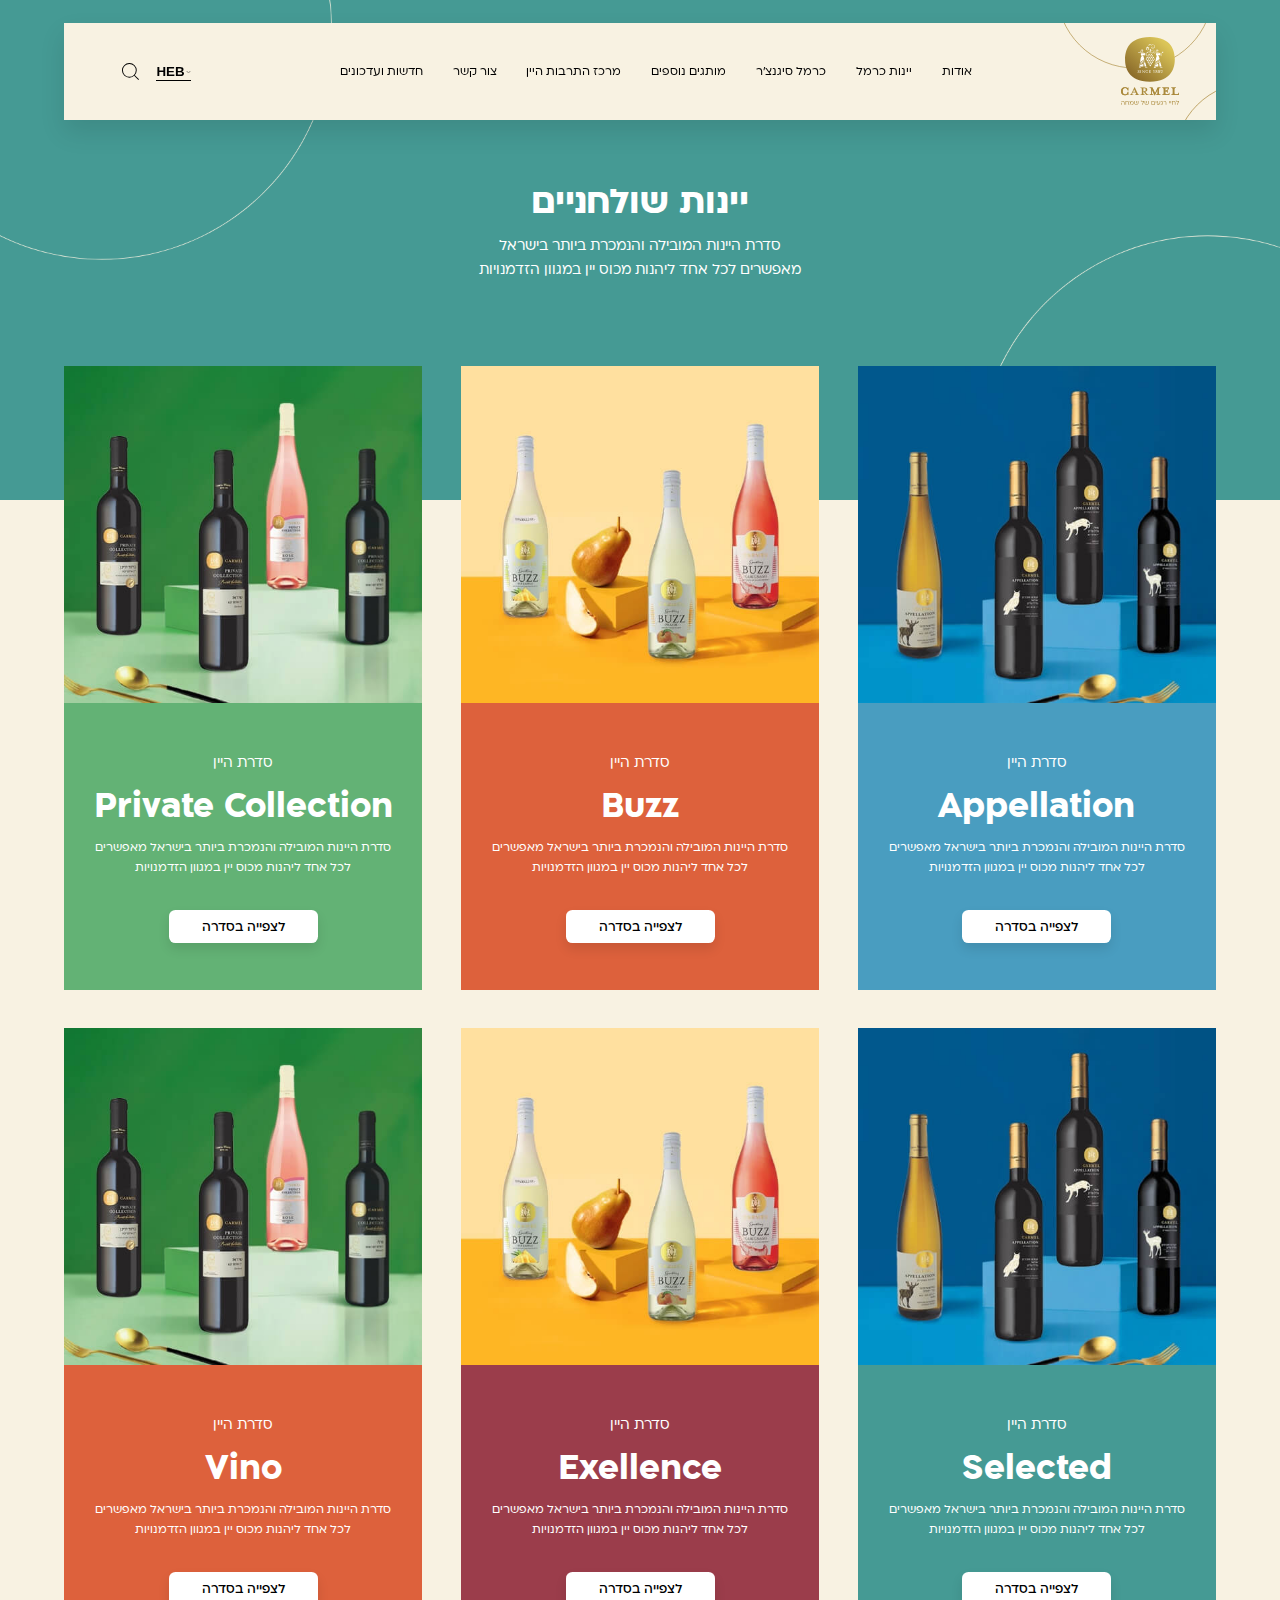
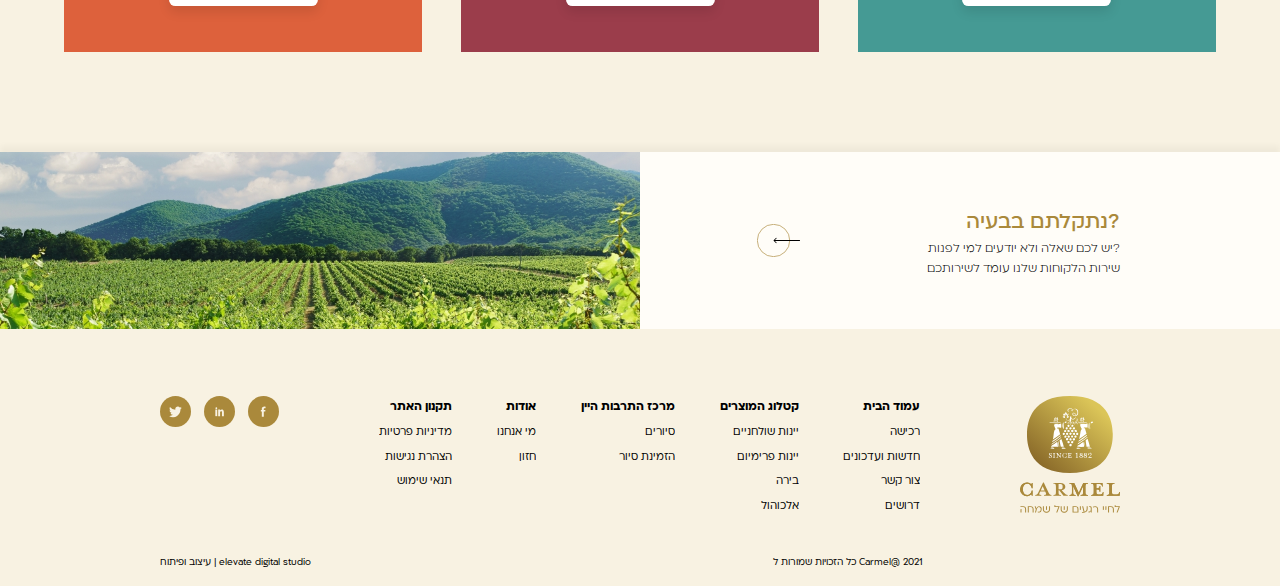
<file: sub-category.html>
<!DOCTYPE html>
<html lang="he-IL" dir="rtl">

<head>
  <!-- Meta -->
  <meta charset="UTF-8">
  <meta name="viewport" content="width=device-width, initial-scale=1.0">
  <meta name="description" content="Carmel">
  <title>Carmel</title>

  <!-- Style (Vendor) -->
  <link rel="stylesheet" href="css/swiper-bundle.min.css">

  <!-- Style -->
  <link rel="stylesheet" href="css/elevate-framework.css">
  <link rel="stylesheet" href="css/style.css">

  <!-- Favicon -->
  <link rel="icon" href="img/favicon.png">
</head>

<body class="sub-category-page">

  <!-- Header -->
  <header class="header">
    <div class="container">
      <!-- Hamburger -->
      <div class="header-hamburger d-mobile">
        <button class="hamburger hamburger--slider">
          <span class="hamburger-box">
            <span class="hamburger-inner"></span>
          </span>
        </button>
      </div>
      <!-- Logo -->
      <div class="header-logo">
        <a href="#">
          <img src="img/global/logo.svg" alt="carmel-img">
        </a>
      </div>
      <!-- Menu -->
      <div class="header-menu">
        <!-- Action -->
        <div class="header-action">
          <div class="header-language">
            <select>
              <option value="1">HEB</option>
              <option value="2">ENG</option>
            </select>
          </div>
          <div class="header-search">
            <div class="d-mobile">
              <form>
                <input type="text" class="f-m-32" placeholder="חפש יין">
                <a href="#">
                  <img src="img/icons/search.svg" alt="carmel-img">
                </a>
              </form>
            </div>
            <div class="d-desktop">
              <a href="#">
                <img src="img/icons/search.svg" alt="carmel-img">
              </a>
            </div>
          </div>
        </div>
        <!-- Links -->
        <div class="header-links">
          <!-- Accordion -->
          <div class="accordion">
            <ul class="header-link-list">
              <li class="header-link">
                <!-- Collapsible -->
                <div class="collapsible">
                  <!-- Toggler -->
                  <div class="collapse-toggler f-d-20 f-m-42">
                    אודות
                    <div class="simbol">
                      <div class="plus">+</div>
                      <div class="minus">-</div>
                    </div>
                  </div>
                  <!-- Collapse -->
                  <div class="collapse">
                    <div>
                      <ul class="f-d-20 f-m-32">
                        <li>
                          <a href="#">יינות שולחניים</a>
                        </li>
                        <li>
                          <a href="#">יינות תירוש</a>
                        </li>
                        <li>
                          <a href="#">יינות מתוקים</a>
                        </li>
                      </ul>
                    </div>
                  </div>
                </div>
              </li>
              <li class="header-link">
                <!-- Collapsible -->
                <div class="collapsible">
                  <!-- Toggler -->
                  <div class="collapse-toggler f-d-20 f-m-42">
                    יינות כרמל
                    <div class="simbol">
                      <div class="plus">+</div>
                      <div class="minus">-</div>
                    </div>
                  </div>
                  <!-- Collapse -->
                  <div class="collapse">
                    <div>
                      <ul class="f-d-20 f-m-32">
                        <li>
                          <a href="#">יינות שולחניים</a>
                        </li>
                        <li>
                          <a href="#">יינות תירוש</a>
                        </li>
                        <li>
                          <a href="#">יינות מתוקים</a>
                        </li>
                      </ul>
                    </div>
                  </div>
                </div>
              </li>
              <li class="header-link">
                <!-- Collapsible -->
                <div class="collapsible">
                  <!-- Toggler -->
                  <div class="collapse-toggler f-d-20 f-m-42">
                    כרמל סיגנצ'ר
                    <div class="simbol">
                      <div class="plus">+</div>
                      <div class="minus">-</div>
                    </div>
                  </div>
                  <!-- Collapse -->
                  <div class="collapse">
                    <div>
                      <ul class="f-d-20 f-m-32">
                        <li>
                          <a href="#">יינות שולחניים</a>
                        </li>
                        <li>
                          <a href="#">יינות תירוש</a>
                        </li>
                        <li>
                          <a href="#">יינות מתוקים</a>
                        </li>
                      </ul>
                    </div>
                  </div>
                </div>
              </li>
              <li class="header-link">
                <!-- Collapsible -->
                <div class="collapsible">
                  <!-- Toggler -->
                  <div class="collapse-toggler f-d-20 f-m-42">
                    מותגים נוספים
                    <div class="simbol">
                      <div class="plus">+</div>
                      <div class="minus">-</div>
                    </div>
                  </div>
                  <!-- Collapse -->
                  <div class="collapse">
                    <div>
                      <ul class="f-d-20 f-m-32">
                        <li>
                          <a href="#">יינות שולחניים</a>
                        </li>
                        <li>
                          <a href="#">יינות תירוש</a>
                        </li>
                        <li>
                          <a href="#">יינות מתוקים</a>
                        </li>
                      </ul>
                    </div>
                  </div>
                </div>
              </li>
              <li class="header-link">
                <a href="#" class="f-d-20 f-m-42">מרכז התרבות היין</a>
              </li>
              <li class="header-link">
                <a href="#" class="f-d-20 f-m-42">צור קשר</a>
              </li>
              <li class="header-link">
                <a href="#" class="f-d-20 f-m-42">חדשות ועדכונים</a>
              </li>
            </ul>
          </div>
        </div>
      </div>
    </div>
  </header>

  <!-- Banner -->
  <div class="banner bg-green">
    <div class="img">
      <picture>
        <source media="(min-width:1024px)" srcset="img/global/banner-lines.png">
        <img src="img/global/banner-lines-mobile.png" alt="carmel-img">
      </picture>
    </div>
    <div class="container">
      <h1 class="f-d-60 f-m-80">יינות שולחניים</h1>
      <p class="f-d-24 f-m-36">סדרת היינות המובילה והנמכרת ביותר בישראל מאפשרים לכל אחד ליהנות מכוס יין במגוון הזדמנויות</p>
    </div>
  </div>

  <!-- Categories -->
  <div class="categories">
    <div class="container">
      <ul>
        <!-- Item -->
        <li>
          <div class="category-card">
            <!-- Img -->
            <div class="category-img">
              <img src="img/sub-category/img-1.jpg" alt="carmel-img">
            </div>
            <!-- Text -->
            <div class="category-text bg-blue">
              <p class="f-d-24 f-m-28">סדרת היין</p>
              <h2 class="f-d-60 f-m-60">Appellation</h2>
              <p class="f-d-20 f-m-32">סדרת היינות המובילה והנמכרת ביותר בישראל מאפשרים לכל אחד ליהנות מכוס יין במגוון הזדמנויות</p>
              <a href="#" class="btn btn-primary">לצפייה בסדרה</a>
            </div>
          </div>
        </li>
        <!-- Item -->
        <li>
          <div class="category-card">
            <!-- Img -->
            <div class="category-img">
              <img src="img/sub-category/img-2.jpg" alt="carmel-img">
            </div>
            <!-- Text -->
            <div class="category-text bg-orange">
              <p class="f-d-24 f-m-28">סדרת היין</p>
              <h2 class="f-d-60 f-m-60">Buzz</h2>
              <p class="f-d-20 f-m-32">סדרת היינות המובילה והנמכרת ביותר בישראל מאפשרים לכל אחד ליהנות מכוס יין במגוון הזדמנויות</p>
              <a href="#" class="btn btn-primary">לצפייה בסדרה</a>
            </div>
          </div>
        </li>
        <!-- Item -->
        <li>
          <div class="category-card">
            <!-- Img -->
            <div class="category-img">
              <img src="img/sub-category/img-3.jpg" alt="carmel-img">
            </div>
            <!-- Text -->
            <div class="category-text bg-green-light">
              <p class="f-d-24 f-m-28">סדרת היין</p>
              <h2 class="f-d-60 f-m-60">Private Collection</h2>
              <p class="f-d-20 f-m-32">סדרת היינות המובילה והנמכרת ביותר בישראל 
                מאפשרים לכל אחד ליהנות מכוס יין במגוון הזדמנויות</p>
              <a href="#" class="btn btn-primary">לצפייה בסדרה</a>
            </div>
          </div>
        </li>
        <!-- Item -->
        <li>
          <div class="category-card">
            <!-- Img -->
            <div class="category-img">
              <img src="img/sub-category/img-1.jpg" alt="carmel-img">
            </div>
            <!-- Text -->
            <div class="category-text bg-green">
              <p class="f-d-24 f-m-28">סדרת היין</p>
              <h2 class="f-d-60 f-m-60">Selected</h2>
              <p class="f-d-20 f-m-32">סדרת היינות המובילה והנמכרת ביותר בישראל מאפשרים לכל אחד ליהנות מכוס יין במגוון הזדמנויות</p>
              <a href="#" class="btn btn-primary">לצפייה בסדרה</a>
            </div>
          </div>
        </li>
        <!-- Item -->
        <li>
          <div class="category-card">
            <!-- Img -->
            <div class="category-img">
              <img src="img/sub-category/img-2.jpg" alt="carmel-img">
            </div>
            <!-- Text -->
            <div class="category-text bg-red">
              <p class="f-d-24 f-m-28">סדרת היין</p>
              <h2 class="f-d-60 f-m-60">Exellence</h2>
              <p class="f-d-20 f-m-32">סדרת היינות המובילה והנמכרת ביותר בישראל מאפשרים לכל אחד ליהנות מכוס יין במגוון הזדמנויות</p>
              <a href="#" class="btn btn-primary">לצפייה בסדרה</a>
            </div>
          </div>
        </li>
        <!-- Item -->
        <li>
          <div class="category-card">
            <!-- Img -->
            <div class="category-img">
              <img src="img/sub-category/img-3.jpg" alt="carmel-img">
            </div>
            <!-- Text -->
            <div class="category-text bg-orange">
              <p class="f-d-24 f-m-28">סדרת היין</p>
              <h2 class="f-d-60 f-m-60">Vino</h2>
              <p class="f-d-20 f-m-32">סדרת היינות המובילה והנמכרת ביותר בישראל 
                מאפשרים לכל אחד ליהנות מכוס יין במגוון הזדמנויות</p>
              <a href="#" class="btn btn-primary">לצפייה בסדרה</a>
            </div>
          </div>
        </li>
      </ul>
    </div>
  </div>

  <!-- Home Links -->
  <div class="home-links">
    <div class="container">
      <div class="text">
        <div>
          <h2 class="f-d-35 f-m-42 medium text-gold">?נתקלתם בבעיה</h2>
          <p class="f-d-20 f-m-30 light">?יש לכם שאלה ולא יודעים למי לפנות
            <br>
            שירות הלקוחות שלנו עומד לשירותכם
          </p>
        </div>
        <a href="#">
          <img src="img/icons/arrow-link-left.svg" alt="carmel-img">
        </a>
      </div>
      <div class="img">
        <picture>
          <source media="(min-width:1024px)" srcset="img/home/home-links-3.jpg">
          <img src="img/home/home-links-3-mobile.jpg" alt="carmel-img">
        </picture>
      </div>
    </div>
  </div>

  <!-- Footer -->
  <footer class="footer">
    <div class="container">
      <!-- Top -->
      <div class="footer-top">
        <!-- Logo -->
        <div class="footer-logo">
          <a href="#">
            <img src="img/global/logo.svg" alt="carmel-img">
          </a>
        </div>
        <!-- Links -->
        <div class="footer-links">
          <!-- Accordion -->
          <div class="accordion">
            <!-- Collapsible -->
            <div class="collapsible">
              <!-- Toggler -->
              <div class="collapse-toggler f-d-20 f-m-42 bold">
                עמוד הבית
                <div class="simbol">
                  <div class="plus">+</div>
                  <div class="minus">-</div>
                </div>
              </div>
              <!-- Collapse -->
              <div class="collapse">
                <div>
                  <ul class="f-d-18 f-m-32">
                    <!-- Item -->
                    <li>
                      <a href="#">רכישה</a>
                    </li>
                    <!-- Item -->
                    <li>
                      <a href="#">חדשות ועדכונים</a>
                    </li>
                    <!-- Item -->
                    <li>
                      <a href="#">צור קשר</a>
                    </li>
                    <!-- Item -->
                    <li>
                      <a href="#">דרושים</a>
                    </li>
                  </ul>
                </div>
              </div>
            </div>
            <!-- Collapsible -->
            <div class="collapsible">
              <!-- Toggler -->
              <div class="collapse-toggler f-d-20 f-m-42 bold">
                קטלוג המוצרים
                <div class="simbol">
                  <div class="plus">+</div>
                  <div class="minus">-</div>
                </div>
              </div>
              <!-- Collapse -->
              <div class="collapse">
                <div>
                  <ul class="f-d-18 f-m-32">
                    <!-- Item -->
                    <li>
                      <a href="#">יינות שולחניים</a>
                    </li>
                    <!-- Item -->
                    <li>
                      <a href="#">יינות פרימיום</a>
                    </li>
                    <!-- Item -->
                    <li>
                      <a href="#">בירה</a>
                    </li>
                    <!-- Item -->
                    <li>
                      <a href="#">אלכוהול</a>
                    </li>
                  </ul>
                </div>
              </div>
            </div>
            <!-- Collapsible -->
            <div class="collapsible">
              <!-- Toggler -->
              <div class="collapse-toggler f-d-20 f-m-42 bold">
                מרכז התרבות היין
                <div class="simbol">
                  <div class="plus">+</div>
                  <div class="minus">-</div>
                </div>
              </div>
              <!-- Collapse -->
              <div class="collapse">
                <div>
                  <ul class="f-d-18 f-m-32">
                    <!-- Item -->
                    <li>
                      <a href="#">סיורים</a>
                    </li>
                    <!-- Item -->
                    <li>
                      <a href="#">הזמינת סיור</a>
                    </li>
                  </ul>
                </div>
              </div>
            </div>
            <!-- Collapsible -->
            <div class="collapsible">
              <!-- Toggler -->
              <div class="collapse-toggler f-d-20 f-m-42 bold">
                אודות
                <div class="simbol">
                  <div class="plus">+</div>
                  <div class="minus">-</div>
                </div>
              </div>
              <!-- Collapse -->
              <div class="collapse">
                <div>
                  <ul class="f-d-18 f-m-32">
                    <!-- Item -->
                    <li>
                      <a href="#">מי אנחנו</a>
                    </li>
                    <!-- Item -->
                    <li>
                      <a href="#">חזון</a>
                    </li>
                  </ul>
                </div>
              </div>
            </div>
            <!-- Collapsible -->
            <div class="collapsible">
              <!-- Toggler -->
              <div class="collapse-toggler f-d-20 f-m-42 bold">
                תקנון האתר
                <div class="simbol">
                  <div class="plus">+</div>
                  <div class="minus">-</div>
                </div>
              </div>
              <!-- Collapse -->
              <div class="collapse">
                <div>
                  <ul class="f-d-18 f-m-32">
                    <!-- Item -->
                    <li>
                      <a href="#">מדיניות פרטיות</a>
                    </li>
                    <!-- Item -->
                    <li>
                      <a href="#">הצהרת נגישות</a>
                    </li>
                    <!-- Item -->
                    <li>
                      <a href="#">תנאי שימוש</a>
                    </li>
                  </ul>
                </div>
              </div>
            </div>
          </div>
        </div>
        <!-- Social -->
        <div class="social">
          <ul>
            <!-- Item -->
            <li>
              <a href="#"><img src="img/icons/facebook.svg" alt="carmel-img"></a>
            </li>
            <!-- Item -->
            <li>
              <a href="#"><img src="img/icons/linkedin.svg" alt="carmel-img"></a>
            </li>
            <!-- Item -->
            <li>
              <a href="#"><img src="img/icons/twitter.svg" alt="carmel-img"></a>
            </li>
          </ul>
        </div>
      </div>
      <!-- Bottom -->
      <div class="footer-bottom">
        <p class="f-d-16 f-m-26">‏2021 @Carmel כל הזכויות שמורות ל</p>
        <a href="https://portfolio.elevate.co.il/" class="f-d-16 f-m-26" target="_blank">elevate digital studio | עיצוב ופיתוח</a>
      </div>
    </div>
  </footer>

  <!-- Script (Vendor) -->
  <script src="js/swiper-bundle.min.js"></script>
  <script src="js/gsap.min.js"></script>

  <!-- Script -->
  <script src="js/elevate-framework.js"></script>
  <script src="js/app.js"></script>

  <!-- Lazy Loading -->
  <script src="js/lazyload.min.js"></script>
  <script>
    (function () {
      ll = new LazyLoad({});
    })();
  </script>

</body>

</html>
</file>
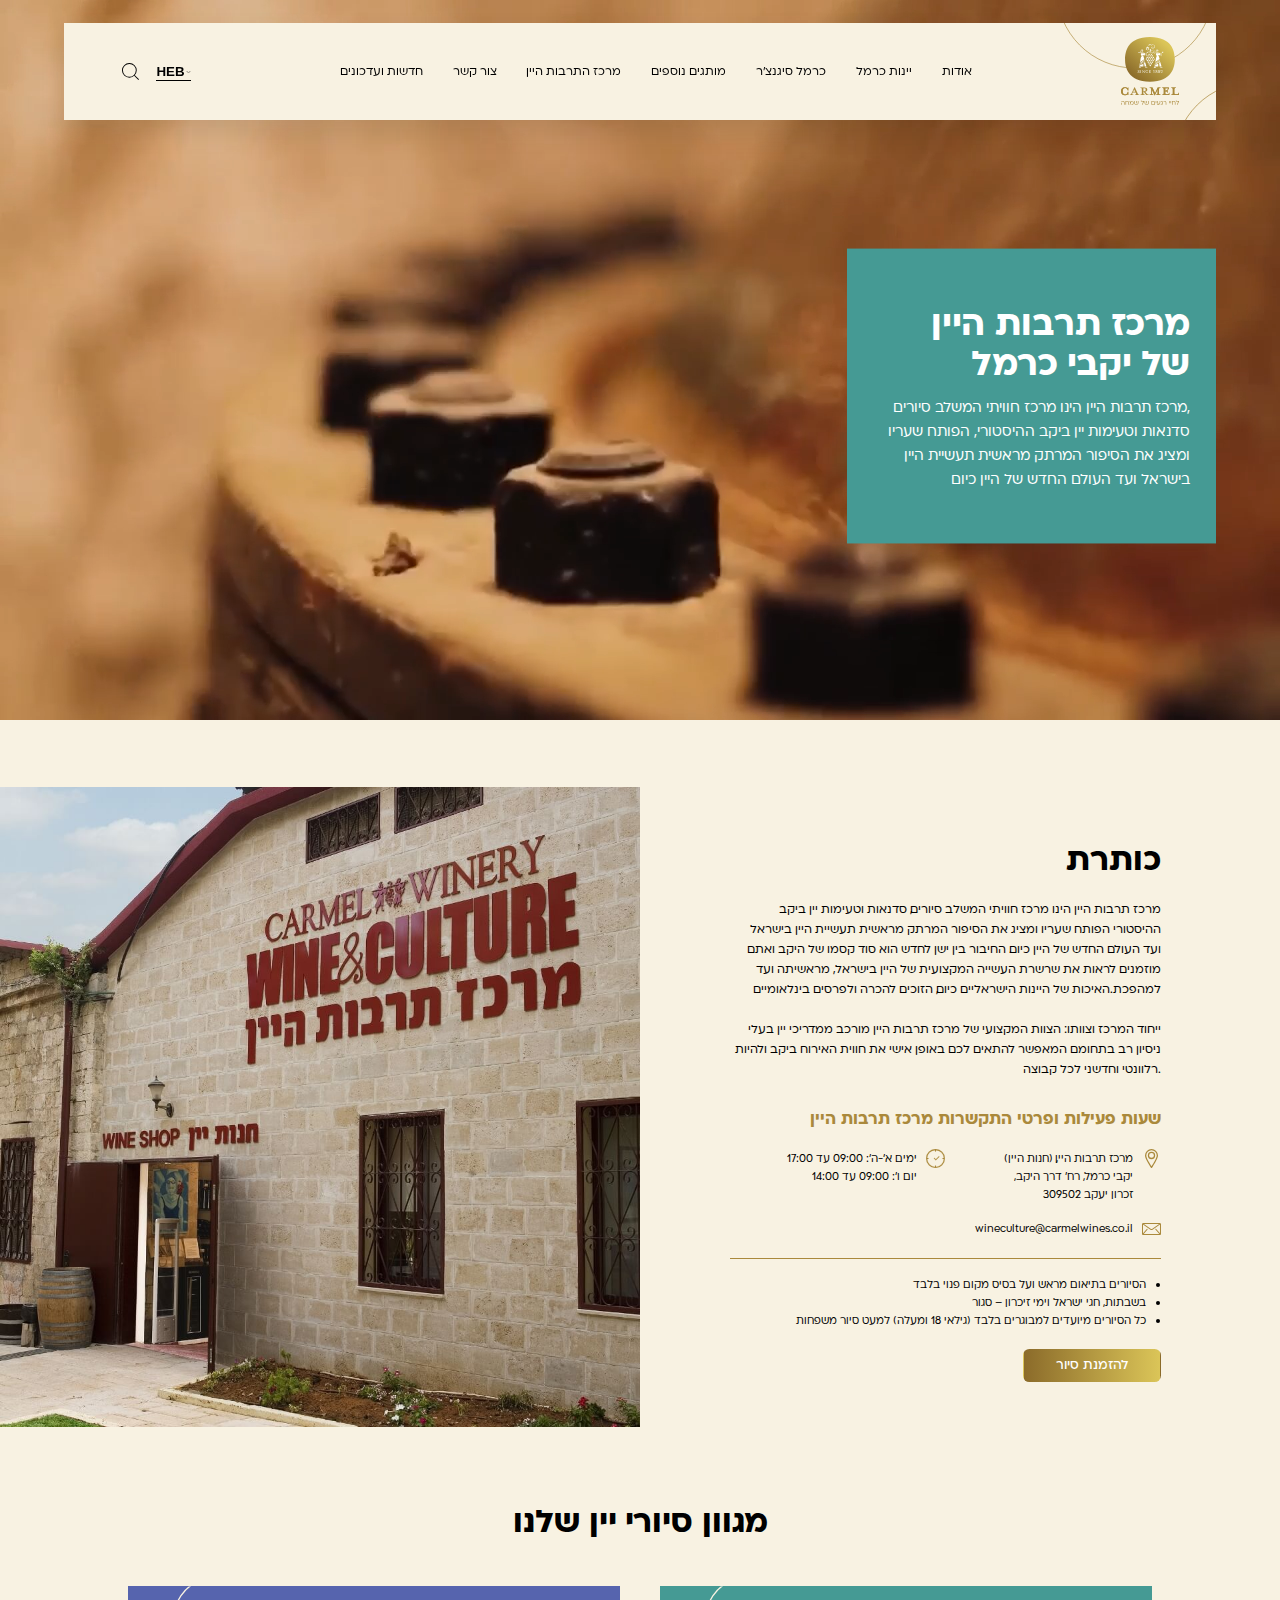
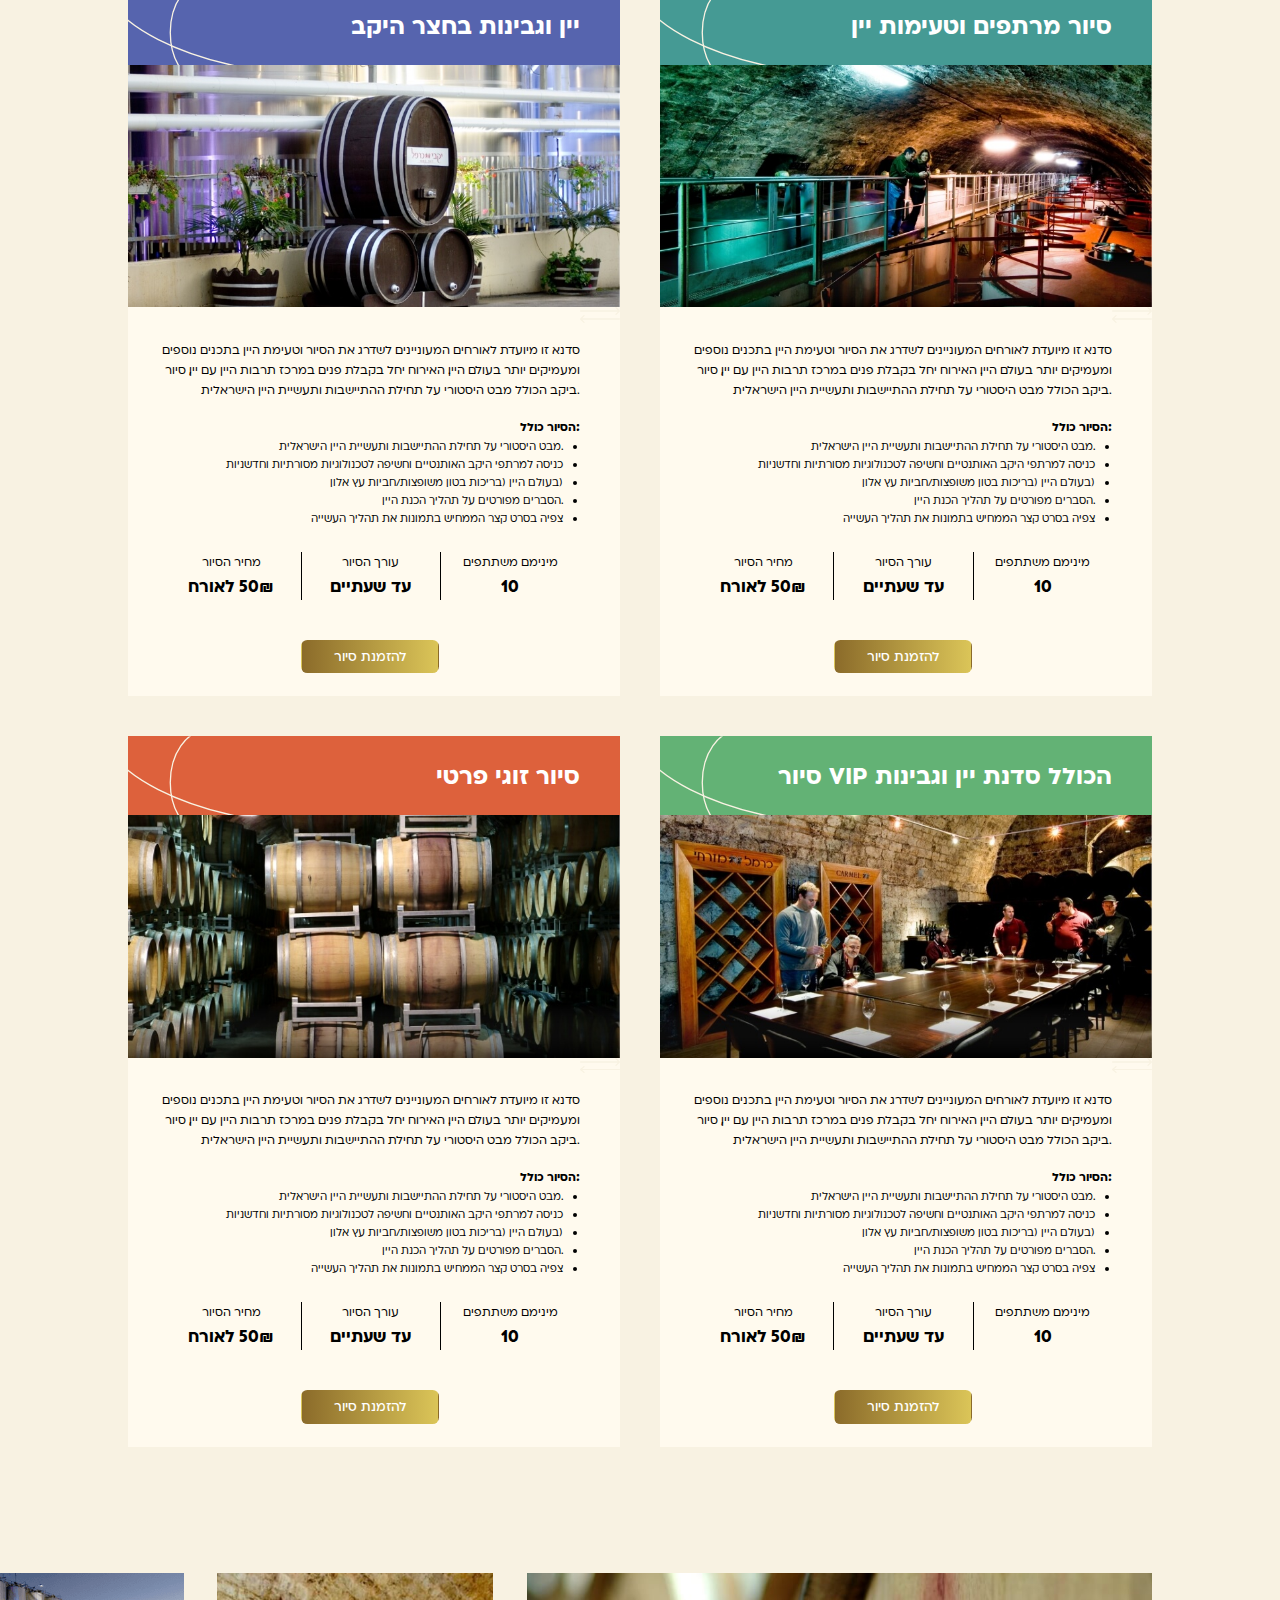
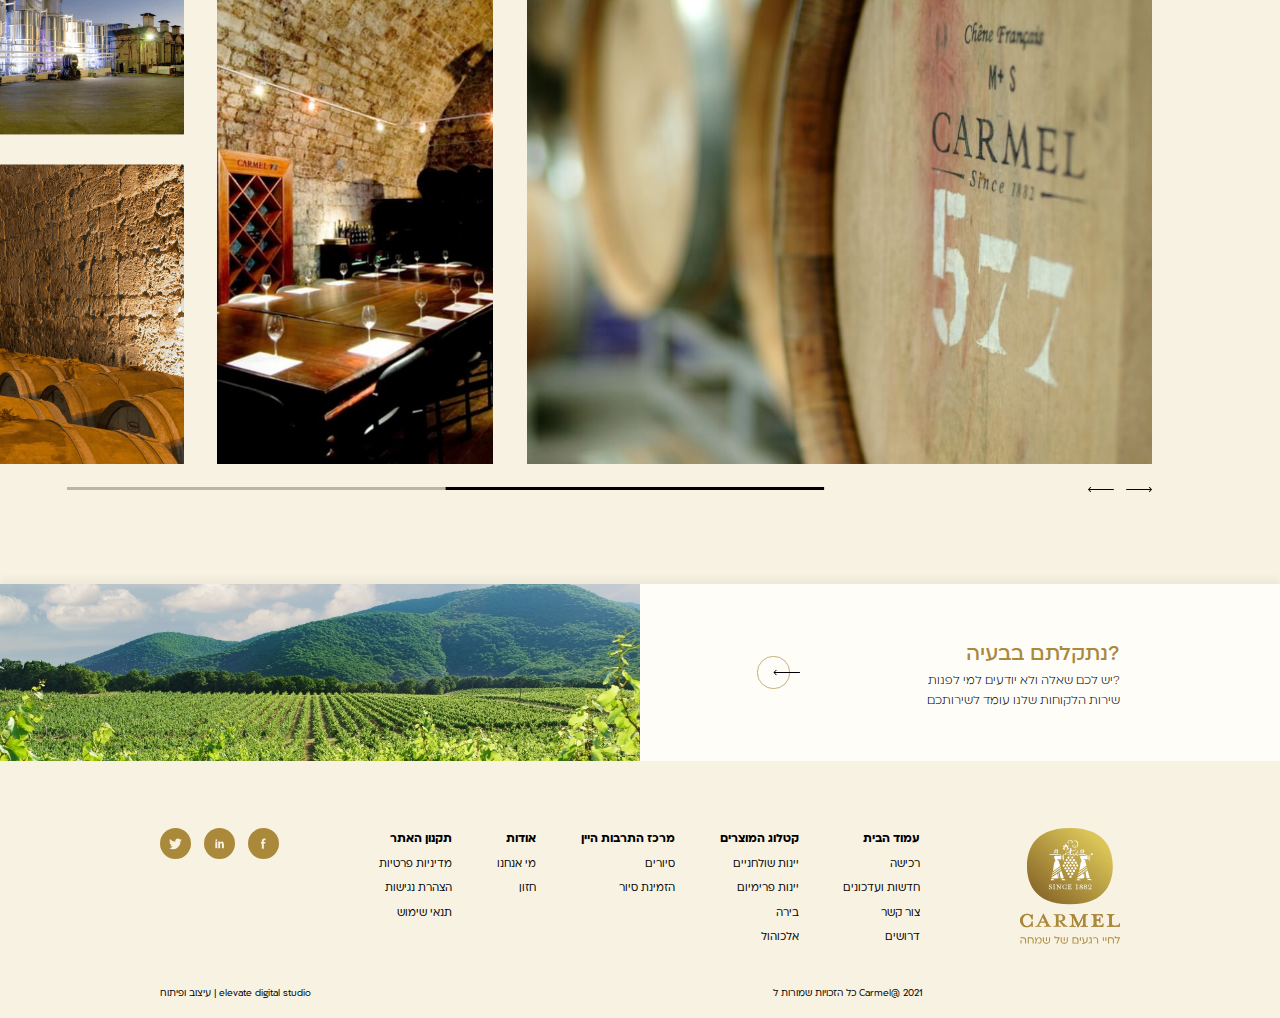
<file: wine-culture.html>
<!DOCTYPE html>
<html lang="he-IL" dir="rtl">

<head>
  <!-- Meta -->
  <meta charset="UTF-8">
  <meta name="viewport" content="width=device-width, initial-scale=1.0">
  <meta name="description" content="Carmel">
  <title>Carmel</title>

  <!-- Style (Vendor) -->
  <link rel="stylesheet" href="css/swiper-bundle.min.css">

  <!-- Style -->
  <link rel="stylesheet" href="css/elevate-framework.css">
  <link rel="stylesheet" href="css/style.css">

  <!-- Favicon -->
  <link rel="icon" href="img/favicon.png">
</head>

<body class="wine-culture-page">

  <!-- Header -->
  <header class="header">
    <div class="container">
      <!-- Hamburger -->
      <div class="header-hamburger d-mobile">
        <button class="hamburger hamburger--slider">
          <span class="hamburger-box">
            <span class="hamburger-inner"></span>
          </span>
        </button>
      </div>
      <!-- Logo -->
      <div class="header-logo">
        <a href="#">
          <img src="img/global/logo.svg" alt="carmel-img">
        </a>
      </div>
      <!-- Menu -->
      <div class="header-menu">
        <!-- Action -->
        <div class="header-action">
          <div class="header-language">
            <select>
              <option value="1">HEB</option>
              <option value="2">ENG</option>
            </select>
          </div>
          <div class="header-search">
            <div class="d-mobile">
              <form>
                <input type="text" class="f-m-32" placeholder="חפש יין">
                <a href="#">
                  <img src="img/icons/search.svg" alt="carmel-img">
                </a>
              </form>
            </div>
            <div class="d-desktop">
              <a href="#">
                <img src="img/icons/search.svg" alt="carmel-img">
              </a>
            </div>
          </div>
        </div>
        <!-- Links -->
        <div class="header-links">
          <!-- Accordion -->
          <div class="accordion">
            <ul class="header-link-list">
              <li class="header-link">
                <!-- Collapsible -->
                <div class="collapsible">
                  <!-- Toggler -->
                  <div class="collapse-toggler f-d-20 f-m-42">
                    אודות
                    <div class="simbol">
                      <div class="plus">+</div>
                      <div class="minus">-</div>
                    </div>
                  </div>
                  <!-- Collapse -->
                  <div class="collapse">
                    <div>
                      <ul class="f-d-20 f-m-32">
                        <li>
                          <a href="#">יינות שולחניים</a>
                        </li>
                        <li>
                          <a href="#">יינות תירוש</a>
                        </li>
                        <li>
                          <a href="#">יינות מתוקים</a>
                        </li>
                      </ul>
                    </div>
                  </div>
                </div>
              </li>
              <li class="header-link">
                <!-- Collapsible -->
                <div class="collapsible">
                  <!-- Toggler -->
                  <div class="collapse-toggler f-d-20 f-m-42">
                    יינות כרמל
                    <div class="simbol">
                      <div class="plus">+</div>
                      <div class="minus">-</div>
                    </div>
                  </div>
                  <!-- Collapse -->
                  <div class="collapse">
                    <div>
                      <ul class="f-d-20 f-m-32">
                        <li>
                          <a href="#">יינות שולחניים</a>
                        </li>
                        <li>
                          <a href="#">יינות תירוש</a>
                        </li>
                        <li>
                          <a href="#">יינות מתוקים</a>
                        </li>
                      </ul>
                    </div>
                  </div>
                </div>
              </li>
              <li class="header-link">
                <!-- Collapsible -->
                <div class="collapsible">
                  <!-- Toggler -->
                  <div class="collapse-toggler f-d-20 f-m-42">
                    כרמל סיגנצ'ר
                    <div class="simbol">
                      <div class="plus">+</div>
                      <div class="minus">-</div>
                    </div>
                  </div>
                  <!-- Collapse -->
                  <div class="collapse">
                    <div>
                      <ul class="f-d-20 f-m-32">
                        <li>
                          <a href="#">יינות שולחניים</a>
                        </li>
                        <li>
                          <a href="#">יינות תירוש</a>
                        </li>
                        <li>
                          <a href="#">יינות מתוקים</a>
                        </li>
                      </ul>
                    </div>
                  </div>
                </div>
              </li>
              <li class="header-link">
                <!-- Collapsible -->
                <div class="collapsible">
                  <!-- Toggler -->
                  <div class="collapse-toggler f-d-20 f-m-42">
                    מותגים נוספים
                    <div class="simbol">
                      <div class="plus">+</div>
                      <div class="minus">-</div>
                    </div>
                  </div>
                  <!-- Collapse -->
                  <div class="collapse">
                    <div>
                      <ul class="f-d-20 f-m-32">
                        <li>
                          <a href="#">יינות שולחניים</a>
                        </li>
                        <li>
                          <a href="#">יינות תירוש</a>
                        </li>
                        <li>
                          <a href="#">יינות מתוקים</a>
                        </li>
                      </ul>
                    </div>
                  </div>
                </div>
              </li>
              <li class="header-link">
                <a href="#" class="f-d-20 f-m-42">מרכז התרבות היין</a>
              </li>
              <li class="header-link">
                <a href="#" class="f-d-20 f-m-42">צור קשר</a>
              </li>
              <li class="header-link">
                <a href="#" class="f-d-20 f-m-42">חדשות ועדכונים</a>
              </li>
            </ul>
          </div>
        </div>
      </div>
    </div>
  </header>

  <!-- Banner -->
  <div class="banner">
    <div class="img">
      <video class="lazy" preload="metadata" loop muted playsinline autoplay data-src="video/home-page-video-comp.mp4">
        <source type="video/mp4" data-src="video/home-page-video-comp.mp4">
      </video>
    </div>
    <div class="text">
      <h1 class="f-d-60 f-m-80">
        מרכז תרבות היין
        <br>של יקבי כרמל
      </h1>
      <p class="f-d-24 f-m-36">,מרכז תרבות היין הינו מרכז חוויתי המשלב סיורים
        סדנאות וטעימות יין ביקב ההיסטורי, הפותח שעריו ומציג את הסיפור המרתק מראשית תעשיית היין בישראל ועד העולם החדש של
        היין כיום</p>
    </div>
  </div>

  <!-- Culture Section 1 -->
  <div class="culture-section-1">
    <div class="container">
      <div class="text">
        <h2 class="f-d-55 f-m-60">כותרת</h2>
        <p class="f-d-20 f-m-32">מרכז תרבות היין הינו מרכז חוויתי המשלב סיורים, סדנאות וטעימות יין ביקב ההיסטורי
          הפותח שעריו ומציג את הסיפור המרתק מראשית תעשיית היין בישראל ועד העולם
          החדש של היין כיום. החיבור בין ישן לחדש הוא סוד קסמו של היקב ואתם מוזמנים
          לראות את שרשרת העשייה המקצועית של היין בישראל, מראשיתה ועד למהפכת
          .האיכות של היינות הישראליים כיום, הזוכים להכרה ולפרסים בינלאומיים
          <br><br>
          ייחוד המרכז וצוותו: הצוות המקצועי של מרכז תרבות היין מורכב ממדריכי יין בעלי
          ניסיון רב בתחומם המאפשר להתאים לכם באופן אישי את חווית האירוח ביקב ולהיות
          .רלוונטי וחדשני לכל קבוצה</p>
        <h3 class="f-d-28 f-m-50 text-gold">שעות פעילות ופרטי התקשרות מרכז תרבות היין</h3>
        <div class="icons">
          <ul>
            <li>
              <img src="img/icons/location.svg" alt="wine-culture-img">
              <p class="f-d-18 f-m-32">מרכז תרבות היין, (חנות היין)
                <br>יקבי כרמל, רח' דרך היקב,
                <br>זכרון יעקב 309502</p>
            </li>
            <li>
              <img src="img/icons/clock.svg" alt="wine-culture-img">
              <p class="f-d-18 f-m-32">ימים א׳-ה׳: 09:00 עד 17:00
                <br>יום ו׳: 09:00 עד 14:00</p>
            </li>
            <li>
              <img src="img/icons/email.svg" alt="wine-culture-img">
              <p class="f-d-18 f-m-32">wineculture@carmelwines .co .il</p>
            </li>
          </ul>
        </div>
        <ul class="f-d-18 f-m-30">
          <li>הסיורים בתיאום מראש ועל בסיס מקום פנוי בלבד
          </li>
          <li>בשבתות, חגי ישראל וימי זיכרון – סגור
          </li>
          <li>כל הסיורים מיועדים למבוגרים בלבד (גילאי 18 ומעלה) למעט סיור משפחות</li>
        </ul>
        <a href="#" class="btn btn-tertiary">להזמנת סיור</a>
      </div>
      <div class="img">
        <img src="img/wine-culture/img-1.jpg" alt="wine-culture-img">
      </div>
    </div>
  </div>

  <!-- Culture Section 2 -->
  <div class="culture-section-2">
    <div class="container">
      <h2 class="f-d-55 f-m-60">מגוון סיורי יין שלנו</h2>
      <div class="cards">
        <!-- Card -->
        <div class="card">
          <h3 class="f-d-40 f-m-50 bg-green">סיור מרתפים וטעימות יין</h3>
          <div class="swiper">
            <div class="swiper-wrapper">
              <!-- Slide -->
              <div class="swiper-slide">
                <img src="img/wine-culture/img-2.jpg" alt="carmel-img">
              </div>
              <!-- Slide -->
              <div class="swiper-slide">
                <img src="img/wine-culture/img-2.jpg" alt="carmel-img">
              </div>
            </div>
            <div class="swiper-navigation">
              <div class="prev"><img src="img/icons/arrow-long-right-white.svg" alt="carmel-img"></div>
              <div class="swiper-pagination"></div>
              <div class="next"><img src="img/icons/arrow-long-left-white.svg" alt="carmel-img"></div>
            </div>
          </div>
          <div class="text">
            <p class="f-d-20 f-m-32"> סדנא זו מיועדת לאורחים המעוניינים לשדרג את הסיור וטעימת היין בתכנים נוספים
              ומעמיקים יותר בעולם היין. האירוח יחל בקבלת פנים במרכז תרבות היין עם יין, סיור
              .ביקב הכולל מבט היסטורי על תחילת ההתיישבות ותעשיית היין הישראלית</p>
            <h4 class="f-d-20 f-m-32"> :הסיור כולל</h4>
            <ul class="f-d-18 f-m-30">
              <li>.מבט היסטורי על תחילת ההתיישבות ותעשיית היין הישראלית
              </li>
              <li> כניסה למרתפי היקב האותנטיים וחשיפה לטכנולוגיות מסורתיות וחדשניות
              </li>
              <li>(בעולם היין (בריכות בטון משופצות/חביות עץ אלון
              </li>
              <li>.הסברים מפורטים על תהליך הכנת היין
              </li>
              <li>צפיה בסרט קצר הממחיש בתמונות את תהליך העשייה</li>
            </ul>
            <div class="stats">
              <div>
                <p class="f-d-20 f-m-32">מינימם משתתפים</p>
                <h5 class="f-d-28 f-m-38">10</h5>
              </div>
              <div>
                <p class="f-d-20 f-m-32">עורך הסיור</p>
                <h5 class="f-d-28 f-m-38">עד שעתיים</h5>
              </div>
              <div>
                <p class="f-d-20 f-m-32">מחיר הסיור</p>
                <h5 class="f-d-28 f-m-38">₪‏50 לאורח</h5>
              </div>
            </div>
            <a href="#" class="btn btn-tertiary">להזמנת סיור</a>
          </div>
        </div>
        <!-- Card -->
        <div class="card">
          <h3 class="f-d-40 f-m-50 bg-purple">יין וגבינות בחצר היקב</h3>
          <div class="swiper">
            <div class="swiper-wrapper">
              <!-- Slide -->
              <div class="swiper-slide">
                <img src="img/wine-culture/img-3.jpg" alt="carmel-img">
              </div>
              <!-- Slide -->
              <div class="swiper-slide">
                <img src="img/wine-culture/img-3.jpg" alt="carmel-img">
              </div>
            </div>
            <div class="swiper-navigation">
              <div class="prev"><img src="img/icons/arrow-long-right-white.svg" alt="carmel-img"></div>
              <div class="swiper-pagination"></div>
              <div class="next"><img src="img/icons/arrow-long-left-white.svg" alt="carmel-img"></div>
            </div>
          </div>
          <div class="text">
            <p class="f-d-20 f-m-32"> סדנא זו מיועדת לאורחים המעוניינים לשדרג את הסיור וטעימת היין בתכנים נוספים
              ומעמיקים יותר בעולם היין. האירוח יחל בקבלת פנים במרכז תרבות היין עם יין, סיור
              .ביקב הכולל מבט היסטורי על תחילת ההתיישבות ותעשיית היין הישראלית</p>
            <h4 class="f-d-20 f-m-32"> :הסיור כולל</h4>
            <ul class="f-d-18 f-m-30">
              <li>.מבט היסטורי על תחילת ההתיישבות ותעשיית היין הישראלית
              </li>
              <li> כניסה למרתפי היקב האותנטיים וחשיפה לטכנולוגיות מסורתיות וחדשניות
              </li>
              <li>(בעולם היין (בריכות בטון משופצות/חביות עץ אלון
              </li>
              <li>.הסברים מפורטים על תהליך הכנת היין
              </li>
              <li>צפיה בסרט קצר הממחיש בתמונות את תהליך העשייה</li>
            </ul>
            <div class="stats">
              <div>
                <p class="f-d-20 f-m-32">מינימם משתתפים</p>
                <h5 class="f-d-28 f-m-38">10</h5>
              </div>
              <div>
                <p class="f-d-20 f-m-32">עורך הסיור</p>
                <h5 class="f-d-28 f-m-38">עד שעתיים</h5>
              </div>
              <div>
                <p class="f-d-20 f-m-32">מחיר הסיור</p>
                <h5 class="f-d-28 f-m-38">₪‏50 לאורח</h5>
              </div>
            </div>
            <a href="#" class="btn btn-tertiary">להזמנת סיור</a>
          </div>
        </div>
        <!-- Card -->
        <div class="card">
          <h3 class="f-d-40 f-m-50 bg-green-light">הכולל סדנת יין וגבינות VIP סיור</h3>
          <div class="swiper">
            <div class="swiper-wrapper">
              <!-- Slide -->
              <div class="swiper-slide">
                <img src="img/wine-culture/img-4.jpg" alt="carmel-img">
              </div>
              <!-- Slide -->
              <div class="swiper-slide">
                <img src="img/wine-culture/img-4.jpg" alt="carmel-img">
              </div>
            </div>
            <div class="swiper-navigation">
              <div class="prev"><img src="img/icons/arrow-long-right-white.svg" alt="carmel-img"></div>
              <div class="swiper-pagination"></div>
              <div class="next"><img src="img/icons/arrow-long-left-white.svg" alt="carmel-img"></div>
            </div>
          </div>
          <div class="text">
            <p class="f-d-20 f-m-32"> סדנא זו מיועדת לאורחים המעוניינים לשדרג את הסיור וטעימת היין בתכנים נוספים
              ומעמיקים יותר בעולם היין. האירוח יחל בקבלת פנים במרכז תרבות היין עם יין, סיור
              .ביקב הכולל מבט היסטורי על תחילת ההתיישבות ותעשיית היין הישראלית</p>
            <h4 class="f-d-20 f-m-32"> :הסיור כולל</h4>
            <ul class="f-d-18 f-m-30">
              <li>.מבט היסטורי על תחילת ההתיישבות ותעשיית היין הישראלית
              </li>
              <li> כניסה למרתפי היקב האותנטיים וחשיפה לטכנולוגיות מסורתיות וחדשניות
              </li>
              <li>(בעולם היין (בריכות בטון משופצות/חביות עץ אלון
              </li>
              <li>.הסברים מפורטים על תהליך הכנת היין
              </li>
              <li>צפיה בסרט קצר הממחיש בתמונות את תהליך העשייה</li>
            </ul>
            <div class="stats">
              <div>
                <p class="f-d-20 f-m-32">מינימם משתתפים</p>
                <h5 class="f-d-28 f-m-38">10</h5>
              </div>
              <div>
                <p class="f-d-20 f-m-32">עורך הסיור</p>
                <h5 class="f-d-28 f-m-38">עד שעתיים</h5>
              </div>
              <div>
                <p class="f-d-20 f-m-32">מחיר הסיור</p>
                <h5 class="f-d-28 f-m-38">₪‏50 לאורח</h5>
              </div>
            </div>
            <a href="#" class="btn btn-tertiary">להזמנת סיור</a>
          </div>
        </div>
        <!-- Card -->
        <div class="card">
          <h3 class="f-d-40 f-m-50 bg-orange">סיור זוגי פרטי</h3>
          <div class="swiper">
            <div class="swiper-wrapper">
              <!-- Slide -->
              <div class="swiper-slide">
                <img src="img/wine-culture/img-5.jpg" alt="carmel-img">
              </div>
              <!-- Slide -->
              <div class="swiper-slide">
                <img src="img/wine-culture/img-5.jpg" alt="carmel-img">
              </div>
            </div>
            <div class="swiper-navigation">
              <div class="prev"><img src="img/icons/arrow-long-right-white.svg" alt="carmel-img"></div>
              <div class="swiper-pagination"></div>
              <div class="next"><img src="img/icons/arrow-long-left-white.svg" alt="carmel-img"></div>
            </div>
          </div>
          <div class="text">
            <p class="f-d-20 f-m-32"> סדנא זו מיועדת לאורחים המעוניינים לשדרג את הסיור וטעימת היין בתכנים נוספים
              ומעמיקים יותר בעולם היין. האירוח יחל בקבלת פנים במרכז תרבות היין עם יין, סיור
              .ביקב הכולל מבט היסטורי על תחילת ההתיישבות ותעשיית היין הישראלית</p>
            <h4 class="f-d-20 f-m-32"> :הסיור כולל</h4>
            <ul class="f-d-18 f-m-30">
              <li>.מבט היסטורי על תחילת ההתיישבות ותעשיית היין הישראלית
              </li>
              <li> כניסה למרתפי היקב האותנטיים וחשיפה לטכנולוגיות מסורתיות וחדשניות
              </li>
              <li>(בעולם היין (בריכות בטון משופצות/חביות עץ אלון
              </li>
              <li>.הסברים מפורטים על תהליך הכנת היין
              </li>
              <li>צפיה בסרט קצר הממחיש בתמונות את תהליך העשייה</li>
            </ul>
            <div class="stats">
              <div>
                <p class="f-d-20 f-m-32">מינימם משתתפים</p>
                <h5 class="f-d-28 f-m-38">10</h5>
              </div>
              <div>
                <p class="f-d-20 f-m-32">עורך הסיור</p>
                <h5 class="f-d-28 f-m-38">עד שעתיים</h5>
              </div>
              <div>
                <p class="f-d-20 f-m-32">מחיר הסיור</p>
                <h5 class="f-d-28 f-m-38">₪‏50 לאורח</h5>
              </div>
            </div>
            <a href="#" class="btn btn-tertiary">להזמנת סיור</a>
          </div>
        </div>
      </div>
    </div>
  </div>

  <!-- Gallery -->
  <div class="culture-gallery">
    <div class="container">
      <!-- Swiper -->
      <div class="swiper">
        <div class="swiper-wrapper">
          <!-- Slide -->
          <div class="swiper-slide">
            <div>
              <img src="img/wine-culture/gallery-1.jpg" alt="carmel-img">
            </div>
          </div>
          <!-- Slide -->
          <div class="swiper-slide">
            <div>
              <img src="img/wine-culture/gallery-2.jpg" alt="carmel-img">
            </div>
          </div>
          <!-- Slide -->
          <div class="swiper-slide">
            <div>
              <img src="img/wine-culture/gallery-3.png" alt="carmel-img">
            </div>
          </div>
          <!-- Slide -->
          <div class="swiper-slide">
            <div>
              <img src="img/wine-culture/gallery-4.png" alt="carmel-img">
            </div>
          </div>
        </div>
        <div class="swiper-arrows">
          <div class="prev"><img src="img/icons/arrow-long-right-black.svg" alt="carmel-img"></div>
          <div class="next"><img src="img/icons/arrow-long-left-black.svg" alt="carmel-img"></div>
        </div>
        <div class="swiper-pagination d-desktop"></div>
      </div>
      <!-- Button -->
      <div class="text-center d-mobile">
        <a href="#" class="btn btn-secondary">לכל הכתבות <img src="img/icons/arrow-left-black.svg" alt="carmel-img"></a>
      </div>
    </div>
  </div>

  <!-- Home Links -->
  <div class="home-links">
    <div class="container">
      <div class="text">
        <div>
          <h2 class="f-d-35 f-m-42 medium text-gold">?נתקלתם בבעיה</h2>
          <p class="f-d-20 f-m-30 light">?יש לכם שאלה ולא יודעים למי לפנות
            <br>
            שירות הלקוחות שלנו עומד לשירותכם
          </p>
        </div>
        <a href="#">
          <img src="img/icons/arrow-link-left.svg" alt="carmel-img">
        </a>
      </div>
      <div class="img">
        <picture>
          <source media="(min-width:1024px)" srcset="img/home/home-links-3.jpg">
          <img src="img/home/home-links-3-mobile.jpg" alt="carmel-img">
        </picture>
      </div>
    </div>
  </div>

  <!-- Footer -->
  <footer class="footer">
    <div class="container">
      <!-- Top -->
      <div class="footer-top">
        <!-- Logo -->
        <div class="footer-logo">
          <a href="#">
            <img src="img/global/logo.svg" alt="carmel-img">
          </a>
        </div>
        <!-- Links -->
        <div class="footer-links">
          <!-- Accordion -->
          <div class="accordion">
            <!-- Collapsible -->
            <div class="collapsible">
              <!-- Toggler -->
              <div class="collapse-toggler f-d-20 f-m-42 bold">
                עמוד הבית
                <div class="simbol">
                  <div class="plus">+</div>
                  <div class="minus">-</div>
                </div>
              </div>
              <!-- Collapse -->
              <div class="collapse">
                <div>
                  <ul class="f-d-18 f-m-32">
                    <!-- Item -->
                    <li>
                      <a href="#">רכישה</a>
                    </li>
                    <!-- Item -->
                    <li>
                      <a href="#">חדשות ועדכונים</a>
                    </li>
                    <!-- Item -->
                    <li>
                      <a href="#">צור קשר</a>
                    </li>
                    <!-- Item -->
                    <li>
                      <a href="#">דרושים</a>
                    </li>
                  </ul>
                </div>
              </div>
            </div>
            <!-- Collapsible -->
            <div class="collapsible">
              <!-- Toggler -->
              <div class="collapse-toggler f-d-20 f-m-42 bold">
                קטלוג המוצרים
                <div class="simbol">
                  <div class="plus">+</div>
                  <div class="minus">-</div>
                </div>
              </div>
              <!-- Collapse -->
              <div class="collapse">
                <div>
                  <ul class="f-d-18 f-m-32">
                    <!-- Item -->
                    <li>
                      <a href="#">יינות שולחניים</a>
                    </li>
                    <!-- Item -->
                    <li>
                      <a href="#">יינות פרימיום</a>
                    </li>
                    <!-- Item -->
                    <li>
                      <a href="#">בירה</a>
                    </li>
                    <!-- Item -->
                    <li>
                      <a href="#">אלכוהול</a>
                    </li>
                  </ul>
                </div>
              </div>
            </div>
            <!-- Collapsible -->
            <div class="collapsible">
              <!-- Toggler -->
              <div class="collapse-toggler f-d-20 f-m-42 bold">
                מרכז התרבות היין
                <div class="simbol">
                  <div class="plus">+</div>
                  <div class="minus">-</div>
                </div>
              </div>
              <!-- Collapse -->
              <div class="collapse">
                <div>
                  <ul class="f-d-18 f-m-32">
                    <!-- Item -->
                    <li>
                      <a href="#">סיורים</a>
                    </li>
                    <!-- Item -->
                    <li>
                      <a href="#">הזמינת סיור</a>
                    </li>
                  </ul>
                </div>
              </div>
            </div>
            <!-- Collapsible -->
            <div class="collapsible">
              <!-- Toggler -->
              <div class="collapse-toggler f-d-20 f-m-42 bold">
                אודות
                <div class="simbol">
                  <div class="plus">+</div>
                  <div class="minus">-</div>
                </div>
              </div>
              <!-- Collapse -->
              <div class="collapse">
                <div>
                  <ul class="f-d-18 f-m-32">
                    <!-- Item -->
                    <li>
                      <a href="#">מי אנחנו</a>
                    </li>
                    <!-- Item -->
                    <li>
                      <a href="#">חזון</a>
                    </li>
                  </ul>
                </div>
              </div>
            </div>
            <!-- Collapsible -->
            <div class="collapsible">
              <!-- Toggler -->
              <div class="collapse-toggler f-d-20 f-m-42 bold">
                תקנון האתר
                <div class="simbol">
                  <div class="plus">+</div>
                  <div class="minus">-</div>
                </div>
              </div>
              <!-- Collapse -->
              <div class="collapse">
                <div>
                  <ul class="f-d-18 f-m-32">
                    <!-- Item -->
                    <li>
                      <a href="#">מדיניות פרטיות</a>
                    </li>
                    <!-- Item -->
                    <li>
                      <a href="#">הצהרת נגישות</a>
                    </li>
                    <!-- Item -->
                    <li>
                      <a href="#">תנאי שימוש</a>
                    </li>
                  </ul>
                </div>
              </div>
            </div>
          </div>
        </div>
        <!-- Social -->
        <div class="social">
          <ul>
            <!-- Item -->
            <li>
              <a href="#"><img src="img/icons/facebook.svg" alt="carmel-img"></a>
            </li>
            <!-- Item -->
            <li>
              <a href="#"><img src="img/icons/linkedin.svg" alt="carmel-img"></a>
            </li>
            <!-- Item -->
            <li>
              <a href="#"><img src="img/icons/twitter.svg" alt="carmel-img"></a>
            </li>
          </ul>
        </div>
      </div>
      <!-- Bottom -->
      <div class="footer-bottom">
        <p class="f-d-16 f-m-26">‏2021 @Carmel כל הזכויות שמורות ל</p>
        <a href="https://portfolio.elevate.co.il/" class="f-d-16 f-m-26" target="_blank">elevate digital studio | עיצוב
          ופיתוח</a>
      </div>
    </div>
  </footer>

  <!-- Script (Vendor) -->
  <script src="js/swiper-bundle.min.js"></script>
  <script src="js/gsap.min.js"></script>

  <!-- Script -->
  <script src="js/elevate-framework.js"></script>
  <script src="js/app.js"></script>

  <!-- Lazy Loading -->
  <script src="js/lazyload.min.js"></script>
  <script>
    (function () {
      ll = new LazyLoad({});
    })();
  </script>

</body>

</html>
</file>
<file: css/elevate-framework.css>
/* #Global
================================================== */
body {
  font-weight: 400;
  line-height: 1.4;
  letter-spacing: 0;
  max-width: 100%;
}

body.no-scroll {
  overflow: hidden;
}

*,
*::after,
*::before {
  margin: 0;
  padding: 0;
  box-sizing: border-box;
}

*:focus {
  outline: none;
  box-shadow: none;
}

h1,
h2,
h3,
h4,
h5,
h6,
p {
  padding: 0;
  margin: 0;
}

figure {
  margin: 0;
  padding: 0;
}

img,
video,
picture {
  max-width: 100%;
  display: block;
}

ul {
  list-style: none;
}

a {
  text-decoration: none;
  color: inherit;
}

button {
  cursor: pointer;
}

input,
textarea,
button {
  font-family: inherit;
}

/* #Utilities
================================================== */
.container {
  margin: 0 auto;
}

.d-desktop {
  display: block;
}

.d-mobile {
  display: none;
}

.d-block {
  display: block;
}

.m-0 {
  margin: 0!important;
}

.my-0 {
  margin-top: 0!important;
  margin-bottom: 0!important;
}

.mr-auto {
  margin-right: auto!important;
}

.p-0 {
  padding: 0!important;
}

@media (max-width: 1023.98px) {
  .d-desktop {
    display: none;
  }

  .d-mobile {
    display: block;
  }

  .d-none-mobile {
    display: none !important;
  }
}

/* #Typography
================================================== */
/* Font Desktop (f-d) */
/* Fonts made from 1920px desktop design */

.f-d-14 {font-size: 0.73vw !important; /* 14px */ }
.f-d-16 {font-size: 0.83vw !important; /* 16px */ }
.f-d-17 {font-size: 0.88vw !important; /* 17px */ }
.f-d-18 {font-size: 0.94vw !important; /* 18px */ }
.f-d-19 {font-size: 0.989vw !important; /* 19px */ }
.f-d-20 {font-size: 1.04vw !important; /* 20px */ }
.f-d-21 {font-size: 1.09vw !important; /* 21px */ }
.f-d-22 {font-size: 1.15vw !important; /* 22px */ }
.f-d-24 {font-size: 1.25vw !important; /* 24px */ }
.f-d-25 {font-size: 1.3vw !important; /* 25px */ }
.f-d-26 {font-size: 1.35vw !important; /* 26px */ }
.f-d-27 {font-size: 1.4vw !important; /* 27px */ }
.f-d-28 {font-size: 1.45vw !important; /* 28px */ }
.f-d-30 {font-size: 1.56vw !important; /* 30px */ }
.f-d-32 {font-size: 1.66vw !important; /* 32px */ }
.f-d-35 {font-size: 1.82vw !important; /* 35px */ }
.f-d-36 {font-size: 1.875vw !important; /* 36px */ }
.f-d-38 {font-size: 1.98vw !important; /* 38px */ }
.f-d-40 {font-size: 2.08vw !important; /* 40px */ }
.f-d-42 {font-size: 2.18vw !important; /* 42px */ }
.f-d-45 {font-size: 2.35vw !important; /* 45px */ }
.f-d-47 {font-size: 2.44vw !important; /* 47px */ }
.f-d-48 {font-size: 2.5vw !important; /* 48px */ }
.f-d-50 {font-size: 2.6vw !important; /* 50px */ }
.f-d-52 {font-size: 2.7vw !important; /* 52px */ }
.f-d-55 {font-size: 2.86vw !important; /* 55px */ }
.f-d-58 {font-size: 3vw !important; /* 58px */ }
.f-d-60 {font-size: 3.125vw !important; /* 60px */ }
.f-d-65 {font-size: 3.38vw !important; /* 65px */ }
.f-d-70 {font-size: 3.64vw !important; /* 70px */ }
.f-d-75 {font-size: 3.9vw !important; /* 75px */ }
.f-d-80 {font-size: 4.16vw !important; /* 80px */ }
.f-d-85 {font-size: 4.43vw !important; /* 85px */ }
.f-d-90 {font-size: 4.68vw !important; /* 90px */ }
.f-d-95 {font-size: 4.95vw !important; /* 95px */ }
.f-d-100 {font-size: 5.2vw !important; /* 100px */ }

/* Font Mobile (f-m) */
/* Fonts made from 750px desktop design */

@media (max-width: 1023.98px) {
  .f-m-14 {font-size: 1.86vw !important; /* 14px */ }
  .f-m-16 {font-size: 2.13vw !important; /* 16px */ }
  .f-m-17 {font-size: 2.26vw !important; /* 17px */ }
  .f-m-18 {font-size: 2.4vw !important; /* 18px */ }
  .f-m-19 {font-size: 2.53vw !important; /* 19px */ }
  .f-m-20 {font-size: 2.66vw !important; /* 20px */ }
  .f-m-21 {font-size: 2.8vw !important; /* 21px */ }
  .f-m-22 {font-size: 2.93vw !important; /* 22px */ }
  .f-m-24 {font-size: 3.2vw !important; /* 24px */ }
  .f-m-25 {font-size: 3.33vw !important; /* 25px */ }
  .f-m-26 {font-size: 3.46vw !important; /* 26px */ }
  .f-m-27 {font-size: 3.6vw !important; /* 27px */ }
  .f-m-28 {font-size: 3.73vw !important; /* 28px */ }
  .f-m-30 {font-size: 4vw !important; /* 30px */ }
  .f-m-32 {font-size: 4.26vw !important; /* 32px */ }
  .f-m-34 {font-size: 4.53vw !important; /* 34px */ }
  .f-m-35 {font-size: 4.66vw !important; /* 35px */ }
  .f-m-36 {font-size: 4.8vw !important; /* 36px */ }
  .f-m-38 {font-size: 5vw !important; /* 38px */ }
  .f-m-40 {font-size: 5.33vw !important; /* 40px */ }
  .f-m-42 {font-size: 5.6vw !important; /* 42px */ }
  .f-m-45 {font-size: 6vw !important; /* 45px */ }
  .f-m-47 {font-size: 6.26vw !important; /* 47px */ }
  .f-d-48 {font-size: 6.4vw !important; /* 48px */ }
  .f-m-50 {font-size: 6.66vw !important; /* 50px */ }
  .f-d-52 {font-size: 6.93vw !important; /* 52px */ }
  .f-m-55 {font-size: 7.33vw !important; /* 55px */ }
  .f-m-60 {font-size: 8vw !important; /* 60px */ }
  .f-m-65 {font-size: 8.66vw !important; /* 65px */ }
  .f-m-70 {font-size: 9.33vw !important; /* 70px */ }
  .f-m-75 {font-size: 10vw !important; /* 75px */ }
  .f-m-80 {font-size: 10.66vw !important; /* 80px */ }
  .f-m-85 {font-size: 11.33vw !important; /* 85px */ }
  .f-m-90 {font-size: 12vw !important; /* 90px */ }
  .f-m-95 {font-size: 12.66vw !important; /* 95px */ }
  .f-m-100 {font-size: 13.3vw !important; /* 100px */ }
  .f-m-105 {font-size: 14vw !important; /* 105px */ }
}

.ultra-light {
  font-weight: 100 !important;
}

.light {
  font-weight: 200 !important;
}

.regular {
  font-weight: 400 !important;
}

.medium {
  font-weight: 500 !important;
}

.semi-bold {
  font-weight: 600 !important;
}

.bold {
  font-weight: 700 !important;
}

.ultra-bold {
  font-weight: 800 !important;
}

.black {
  font-weight: 900 !important;
}

.text-left {
  text-align: left!important;
}

.text-center {
  text-align: center!important;
}

.text-right {
  text-align: right!important;
}

.ratio-16-9 {
  position: relative;
  padding-top: 56.25%;
  width: 100%;
}

.ratio-8-5 {
  position: relative;
  padding-top: 62.5%;
  width: 100%;
}

.ratio-4-3 {
  position: relative;
  padding-top: 75%;
  width: 100%;
}

.ratio-16-9 > *,
.ratio-8-5 > *,
.ratio-4-3 > * {
  position: absolute;
  top: 0;
  left: 0;
  width: 100%;
  height: 100%;
  object-fit: cover;
}

h1,
h2,
h3,
h4,
h5,
h6 {
  font-size: inherit;
}

/* #Tabs
================================================== */
.tabs .tab-panel {
  height: 0;
  opacity: 0;
  visibility: hidden;
  overflow: hidden;

  transition: opacity .8s ease, visibility .8s ease;
}

.tabs .tab-panel.active {
  height: auto;
  opacity: 1;
  visibility: visible;
}

/* #Accordion
================================================== */
.collapsible > .collapse-toggler .simbol .minus {
  display: none;
}

.collapsible.show > .collapse-toggler .simbol .minus {
  display: block;
}

.collapsible.show > .collapse-toggler .simbol .plus {
  display: none;
}

.collapse {
  overflow: hidden;
  height: 0;
}

.collapse-toggler {
  cursor: pointer;
  user-select: none;
}

/* #Checkbox
================================================== */
.checkbox {
  display: flex;
  align-items: flex-start;
}

.checkbox input {
  width: 20px;
  height: 20px;
  cursor: pointer;
  appearance: none;
  border-radius: 4px;
  border-color: #707070;
  border-width: 1px;
  border-style: solid;
  flex: 0 0 20px;
}

.checkbox input:checked {
  border-color: #1c6bba;
  background-color: #1c6bba;
  background-image: url("data:image/svg+xml,%3Csvg xmlns='http://www.w3.org/2000/svg' viewBox='0 0 12 10' fill='none' %3E %3Cpath stroke='%23ffffff' d='M1 6L4 9L11 1' stroke-width='1.5' stroke-linecap='round' stroke-linejoin='round' %3E %3C/path%3E %3C/svg%3E");
  background-size: 12px 10px;
  background-position: center center;
  background-repeat: no-repeat;
}

.checkbox label {
  padding-right: 7px;
  cursor: pointer;
  user-select: none;
}

/* #Dropdown
================================================== */
.dropdown {
  position: relative;
}

.dropdown .dropdown-menu {
  position: absolute;
  bottom: 0;
  right: 0;
  transform: translateY(100%);
  opacity: 0;
  visibility: hidden;
  transition: all .4s ease;
}

.dropdown.show .dropdown-menu {
  opacity: 1;
  visibility: visible;
}
</file>
<file: css/style.css>
/* #Fonts
================================================== */
@font-face {
  font-family: 'ploni';
  font-weight: 300;
  src: url("../font/Ploni-Light.woff");
}

@font-face {
  font-family: 'ploni';
  font-weight: 400;
  src: url("../font/Ploni-Regular.woff");
}

@font-face {
  font-family: 'ploni';
  font-weight: 500;
  src: url("../font/Ploni-Medium.woff");
}

@font-face {
  font-family: 'ploni';
  font-weight: 700;
  src: url("../font/Ploni-Bold.woff");
}

/* #General
================================================== */
body {
  font-family: 'ploni', sans-serif;
  line-height: 1.5;
}

.text-gold {
  color: #AA893B;
}

.bg-purple {
  background-color: #5664AE;
  color: white;
}

.bg-blue {
  background-color: #499DC0;
  color: white;
}

.bg-green {
  background-color: #459A94;
  color: white;
}

.bg-green-light {
  background-color: #63B275;
  color: white;
}

.bg-gray {
  background-color: #D6D6D6;
  color: black;
}

.bg-red {
  background-color: #9B3D4B;
  color: white;
}

.bg-red-alt {
  background-color: #9C547C;
  color: white;
}

.bg-orange {
  background-color: #DD613C;
  color: white;
}

@media (max-width: 1023.98px) {
  body {
    padding-top: 20vw;
  }
}

/* #Btn & Link
================================================== */
.btn {
  display: inline-flex;
  align-items: center;
  justify-content: center;
  text-align: center;
  border-radius: .5vw;
  height: 2.6vw;
  font-size: 1.14vw;
  font-weight: 500;
  padding: 0 2.5vw;
  border: 1px solid transparent;
  transition: all .6s ease;
}

.btn.btn-primary {
  background-color: white;
  color: black;
  box-shadow: 0 6px 12px rgba(0, 0, 0, .1);
}

.btn.btn-primary:hover {
  box-shadow: 0 12px 12px rgba(0, 0, 0, .2);
}

.btn.btn-secondary {
  background-color: transparent;
  color: black;
  border: 1px solid black;
  border-radius: 500px;
}

.btn.btn-secondary:hover {
  background-color: white;
}

.btn.btn-tertiary {
  color: white;
  background-image: linear-gradient(to left, #DBC558, #8B6B2A);
}

.btn.btn-quintary {
  color: #AA893B;
  border: 1px solid #AA893B;
}

.link-white,
.link-black {
  display: inline-flex;
  align-items: center;
  border-bottom: 1px solid transparent;
  padding-bottom: .15vw;
}

.link-white {
  color: white;
  border-color: white;
}

.link-black {
  color: black;
  border-color: black;
}

.link-white img,
.link-black img {
  width: 1vw;
  margin-right: .75vw;
}

@media (max-width: 1023.98px) {
  .btn {
    height: 11.33vw;
    font-size: 4.8vw;
    padding: 0 8vw;
    border-radius: 1.33vw;
  }

  .btn.btn-secondary {
    border-radius: 500px;
  }

  .btn img {
    width: 4vw;
    margin-right: 2.66vw;
  }

  .link-white img,
  .link-black img {
    width: 4vw;
    margin-right: 2.66vw;
  }

}

/* #Header
================================================== */
.header {
  position: fixed;
  top: 0;
  left: 0;
  width: 100%;
  z-index: 10000;
  padding-top: 1.8vw;
}

.header .container {
  width: 90%;
  background-color: #F8F2E2;
  display: flex;
  align-items: center;
  justify-content: space-between;
  padding: 0 2.89vw 0 4.56vw;
  box-shadow: 0 12px 24px rgba(0, 0, 0, .1);
  background-image: url('../img/global/header-lines.svg');
  background-repeat: no-repeat;
  background-position: top right;
  background-size: contain;
}

.header-logo img {
  width: 4.55vw;
}

.header-menu {
  flex-grow: 1;
  display: flex;
  flex-direction: row-reverse;
  justify-content: space-between;
  align-items: center;
  align-self: stretch;
}

.header-links {
  margin: 0 auto;
}

.header-action {
  display: flex;
  align-items: center;
}

.header-search {
  margin-right: 1.3vw;
}

.header-search img {
  width: 1.3vw;
}

.header-language select {
  appearance: none;
  border: none;
  background-color: transparent;
  background-image: url('../img/icons/chevron-down.svg');
  background-repeat: no-repeat;
  background-size: .36vw .18vw;
  background-position: 100% 50%;
  padding-right: .5vw;
  padding-bottom: .05vw;
  padding-left: 0;
  border-bottom: 1px solid black;
  font-weight: 600;
}

@media (min-width: 1024px) {
  .header-link-list {
    display: flex;
    align-items: center;
  }

  .header-link-list .simbol {
    display: none;
  }

  .header-link-list .collapsible {
    position: relative;
    padding: 3vw 0;
  }

  .header-link-list .collapse-toggler {
    transition: all .4s ease;
  }

  .header-link-list .collapsible:hover .collapse-toggler {
    color: #AA893B;
  }

  .header-link-list .collapsible:hover .collapse {
    opacity: 1;
    visibility: visible;
  }

  .header-link-list .collapse {
    height: auto!important;
    position: absolute;
    top: 7.55vw;
    left: 50%;
    transform: translateX(-50%);
    width: 8.85vw;
    padding: 1.3vw 1vw;
    background-color: #F8F2E2;
    border-top: 3px solid #AA893B;
    opacity: 0;
    visibility: hidden;
    z-index: 11000;
    transition: all .4s ease;
    padding-top: 1.24vw;
  }

  .header-link:not(:last-child) {
    margin-left: 2.34vw;
  }

  .header-link > a {
    transition: all .4s ease;
  }

  .header-link > a:hover {
    color: #AA893B;
  }

  .header-links,
  .header .accordion,
  .header .header-link-list,
  .header-link,
  .header .collapsible {
    height: 100%;
  }

  .header-link,
  .header-link .collapsible {
    display: flex;
    align-items: center;
  }

  .header .collapse ul li:not(:last-child) {
    margin-bottom: 1vw;
  }

  .header .collapse a:hover {
    text-decoration: underline;
  }

}

@media (max-width: 1023.98px) {
  .header {
    padding-top: 0;
    background-color: #F8F2E2;
    box-shadow: 0 12px 24px rgba(0, 0, 0, .1);
    background-image: url('../img/global/header-lines-mobile.svg');
    background-repeat: no-repeat;
    background-position: top left;
    background-size: contain;
    background-size: 33vw auto;
  }
  
  .header .container {
    width: 92%;
    padding: 1.7vw 0;
    box-shadow: none;
    background-image: none;
    background-color: transparent;
  }

  .header-logo img {
    width: 14.13vw;
  }  
  
  .header-action {
    display: flex;
    align-items: center;
    flex-direction: row-reverse;
    margin-bottom: 5.33vw;
  }

  .header-search {
    flex-grow: 1;
    margin-right: 0;
    margin-left: 5.33vw;
  }

  .header-search form {
    display: flex;
    align-items: center;
    justify-content: space-between;
    height: 11.33vw;
    border: 1px solid #D2CDBF;
    border-radius: 1.33vw;
    padding: 0 4vw 0 3.33vw;
  }

  .header-search {
    margin-right: 0;
  }
  
  .header-search img {
    width: 6.26vw;
    margin-right: 4vw;
  }

  .header-search input {
    background-color: transparent;
    border: none;
    color: black;
    flex-grow: 1;
  }

  .header-search input::placeholder {
    color: black;
  }
  
  .header-language select {
    background-size: 2.75vw auto;
    background-position: 100% 50%;
    padding-right: 3.5vw;
    padding-bottom: .05vw;
  }
  
  .header-hamburger img {
    width: 7vw;
  }

  .header-menu {
    position: fixed;
    left: 0;
    width: 100%;
    top: 19.73vw;
    height: calc(100% - 19.73vw);
    background-color: #F8F2E2;
    z-index: -1;
    opacity: 0;
    visibility: hidden;
    transition: all .4s ease;
    display: flex;
    flex-direction: column;
    align-items: stretch;
    justify-content: stretch;
    padding: 0 6%;
    overflow-y: auto;
    padding-top: 7.33vw;
    box-shadow: inset 0 12px 24px rgba(0, 0, 0, .1);
  }

  .header.show .header-menu {
    opacity: 1;
    visibility: visible;
  }

  .header-links {
    width: 100%;
    text-align: center;
  }

  .header-link {
    border-bottom: 1px solid #BE901C;
  }
  
  .header-link > a,
  .header-links .collapse-toggler {
    font-weight: 500;
    height: 14.66vw;
    display: flex;
    align-items: center;
    justify-content: center;
  }

  .header-links .collapse-toggler .simbol {
    margin-right: 2vw;
  }

  .header-links .collapse > div {
    padding-bottom: 6vw;
    line-height: 2;
  }
}

/* #Hamburger
================================================== */
.hamburger {
  font: inherit;
  display: inline-flex;
  align-items: center;
  overflow: visible;
  margin: 0;
  padding: 0;
  cursor: pointer;
  transition-timing-function: linear;
  transition-duration: .3s;
  transition-property: all;
  text-transform: none;
  color: inherit;
  border: 0;
  background-color: transparent;
  outline: none !important;
}

.hamburger.is-active .hamburger-inner,
.hamburger.is-active .hamburger-inner:after,
.hamburger.is-active .hamburger-inner:before {
  background-color: #AA893B;
}

.hamburger-box {
  position: relative;
  display: inline-block;
  width: 1.71vw;
  height: 1.41vw;
}

.hamburger-inner {
  top: 50%;
  display: block;
  margin-top: -2px;
}

.hamburger-inner,
.hamburger-inner:after,
.hamburger-inner:before {
  position: absolute;
  width: 1.71vw;
  height: 1px;
  transition-timing-function: ease;
  transition-duration: .3s;
  transition-property: all;
  background-color: #AA893B;
}

.header-white .hamburger-inner,
.header-white .hamburger-inner:after,
.header-white .hamburger-inner:before {
  background-color: #AA893B;
}

.header.show-menu .hamburger-inner,
.header.show-menu .hamburger-inner:after,
.header.show-menu .hamburger-inner:before {
  background-color: #AA893B;
}

.hamburger-inner:after,
.hamburger-inner:before {
  display: block;
  content: "";
}

.hamburger-inner:before {
  top: 0;
  left: 0;
}

.hamburger-inner:after {
  bottom: 0;
  left: 0;
}

.hamburger--slider .hamburger-inner {
  top: 0;
  margin-top: 0;
}

.hamburger--slider .hamburger-inner:before {
  top: .57vw;
  transition-timing-function: ease;
  transition-duration: .3s;
  transition-property: all;
}

.hamburger--slider .hamburger-inner:after {
  top: 1.14vw;
}

.hamburger--slider.is-active .hamburger-inner {
  transform: translate3d(0, .57vw, 0) rotate(45deg);
}

.hamburger--slider.is-active .hamburger-inner:before {
  transform: rotate(-45deg) translate3d(-1vw, -.35vw, 0);
  opacity: 0;
}

.hamburger--slider.is-active .hamburger-inner:after {
  transform: translate3d(0, -1.14vw, 0) rotate(-90deg);
  width: 100%;
}

@media (max-width: 1023.98px) {
  .hamburger-box {
    width: 8.4vw;
    height: 5.6vw;
  }

  .hamburger-inner,
  .hamburger-inner:after,
  .hamburger-inner:before {
    width: 8.4vw;
  }

  .hamburger-inner:after {
    width: 4.2vw;
  }

  .hamburger-inner:after {
    right: 0;
    left: 0;
  }

  .hamburger--slider .hamburger-inner:before {
    top: 2.76vw;
  }
  
  .hamburger--slider .hamburger-inner:after {
    top: 5.53vw;
  }

  .hamburger--slider.is-active .hamburger-inner {
    transform: translate3d(0, 2.76vw, 0) rotate(45deg);
  }

  .hamburger--slider.is-active .hamburger-inner:before {
    transform: rotate(-45deg) translate3d(-1vw, -1.5vw, 0);
  }

  .hamburger--slider.is-active .hamburger-inner:after {
    transform: translate3d(0, -5.53vw, 0) rotate(-90deg);
  }
}

/* #Banner
================================================== */
.banner {
  overflow: hidden;
  position: relative;
}

.banner .container {
  text-align: center;
  position: absolute;
  top: 50%;
  left: 50%;
  transform: translate(-50%, -50%);
  width: 26%;
}

.banner .img img,
.banner .img picture,
.banner .img video {
  max-height: 100vh;
  width: 100%;
  object-fit: cover;
  object-position: center;
}

.banner .swiper-slide {
  position: relative;
}

.banner .text {
  position: absolute;
  bottom: 2.76vw;
  right: 5%;
  color: white;
  background-color: #DD613C;
  width: 28.8vw;
  padding: 4vw 2vw 8.8vw 4vw;
}

.banner h1,
.banner h2 {
  line-height: 1;
  margin-bottom: 1vw;
}

.banner p {
  margin-bottom: 3.125vw;
}

.banner .swiper-arrows {
  display: flex;
  align-items: center;
  position: absolute;
  right: calc(10% + 2vw);
  bottom: 7.3vw;
  z-index: 100;
}

.banner .swiper-arrows .prev,
.banner .swiper-arrows .next {
  cursor: pointer;
}

.banner .swiper-arrows .prev {
  margin-left: 5.7vw;
}

.banner .swiper-arrows img {
  width: 2vw;
}

/* Category Banner */
.category-page .banner .text {
  bottom: 2vw;
  background-color: #499DC0;
  padding: 6vw 2vw 4vw 2vw;
}

/* Subcategory Banner */
.sub-category-page .banner .container,
.blog-page .banner .container {
  color: white;
}

/* Products Banner */
.products-page .banner .text {
  color: white;
  background-color: #459A94;
  padding: 4vw 2vw 7vw 2vw;
} 

.products-page .banner p {
  margin-bottom: .25vw;
}

@media (min-width: 1024px) {
  .banner .swiper-pagination {
    color: white;
    direction: ltr;
    position: absolute;
    bottom: 6.57vw;
    right: 15.7%;
    z-index: 100;
    text-align: right;
    font-family: inherit;
    font-weight: 700;
    font-size: 1.3vw;
  }
}

@media (max-width: 1023.98px) {
  .banner .container {
    width: 85%;
  }

  .banner .text {
    bottom: 18.66vw;
    right: 0;
    width: 94.6%;
    padding: 7.3vw 5.33vw 10vw 5.33vw;
  }
  
  .banner h1,
  .banner h2 {
    margin-bottom: 2.8vw;
  }
  
  .banner p {
    margin-bottom: 7.33vw;
  }

  .banner .img video {
    height: calc(85vh);
  }

  .banner .swiper-arrows {
    display: none;
  }

  .banner .swiper-pagination {
    bottom: 6.5vw;
  }

  .banner .swiper-pagination-bullet {
    background: transparent;
    border: 1px solid #DD613C;
    width: 2.66vw;
    height: 2.66vw;
    opacity: 1;
  }

  .banner .swiper-pagination-bullet-active {
    opacity: 1;
    background: #DD613C;
  }

  .banner .swiper-horizontal>.swiper-pagination-bullets .swiper-pagination-bullet, 
  .banner .swiper-pagination-horizontal.swiper-pagination-bullets .swiper-pagination-bullet {
    margin: 0 2.66vw;
  }

  /* Category Banner */
  .category-page .banner .text {
    bottom: 4.6vw;
    right: 0;
    width: 94.6%;
    padding: 8.3vw 5.33vw 6.3vw 5.33vw;
  }

  /* Subcategory Banner */
  .sub-category-page .banner .container,
  .blog-page .banner .container {
    top: 37%;
  }

  /* Products Banner */
  .products-page .banner .text {
    bottom: 4.6vw;
    right: 0;
    width: 94.6%;
    padding: 8.3vw 5.33vw;
  }

}

/* #Home Products
================================================== */
.home-products .products {
  display: flex;
  flex-wrap: wrap;
}

.home-products .product {
  flex: 0 0 33.3333333%;
  position: relative;
  cursor: pointer;
}

.home-products .img img,
.home-products .img picture {
  width: 100%;
}

.home-products .text {
  position: absolute;
  right: 16vw;
  top: 50%;
  transform: translateY(-50%);
  width: 14.7vw;
}

.home-products h3 {
  line-height: 1;
}

.home-products p {
  margin-bottom: 1.3vw;
}

.home-products .product .hidden {
  overflow: hidden;
  max-height: 0;
  padding-top: .75vw;
  transition: all .6s ease;
  opacity: 0;
}

.home-products .product:hover .hidden {
  max-height: 12vw;
  opacity: 1;
}

@media (max-width: 1023.98px) {
  .home-products .products {
    display: block;
  }
  
  .home-products .text {
    position: absolute;
    right: 46vw;
    top: 50%;
    transform: translateY(-50%);
    width: 47.73vw;
  }

  .home-products .product:nth-child(even) .text {
    right: 7.33vw;
  }

  .home-products h3 br {
    display: none;
  }
  
  .home-products p {
    margin-bottom: 4.66vw;
  }
  
  .home-products .product .hidden {
    max-height: 100%;
    padding-top: 2.66vw;
    opacity: 1;
  }
  
  .home-products .product:hover .hidden {
    max-height: 100%;
    opacity: 1;
  }
}

/* #Home Video
================================================== */
.home-video {
  position: relative;
}

.home-video video {
  width: 100%;
  max-height: 100vh;
  object-fit: cover;
  object-position: center;
}

.home-video .text {
  position: absolute;
  bottom: 3.4vw;
  right: 10%;
  color: white;
  background-color: #459A94;
  width: 28.8vw;
  padding: 5.3vw 2vw 3.65vw 2.6vw;
}

.home-video h1,
.home-video h2 {
  line-height: 1;
  margin-bottom: 1vw;
}

.home-video p {
  margin-bottom: 3.125vw;
}

@media (max-width: 1023.98px) {
  .home-video video {
    height: 100vw;
    max-height: 100%;
  }

  .home-video .text {
    position: static;
    width: 100%;
    padding: 7.3vw 5.33vw 13.33vw 5.33vw;
  }
  
  .home-video h1,
  .home-video h2 {
    margin-bottom: 2.8vw;
  }
  
  .home-video p {
    margin-bottom: 7.33vw;
  }
}

/* #Footer
================================================== */
.footer {
  background-color: #F8F2E2;
  padding: 5.2vw 0 1.3vw 0;
}

.footer .container {
  width: 75%;
}

.footer-top {
  display: flex;
  justify-content: space-between;
  margin-bottom: 3.125vw;
}

.footer .social ul {
  display: flex;
  align-items: center;
}

.footer .social li:not(:last-child) {
  margin-left: 1vw;
}

.footer .social img {
  width: 2.44vw;
}

.footer .collapsible:not(:last-child) {
  margin-left: 3.5vw;
}

.footer .collapse-toggler {
  margin-bottom: .5vw;
}

.footer .collapse li:not(:last-child) {
  margin-bottom: .5vw;
}

.footer-logo img {
  width: 7.8vw;
}

.footer-bottom {
  display: flex;
  align-items: center;
  justify-content: space-between;
  padding-right: 15.4vw;
}

@media (min-width: 1024px) {
  .footer .accordion {
    display: flex;
  }

  .footer .collapse {
    height: auto!important;
  }

  .footer .simbol {
    display: none!important;
  }
}

@media (max-width: 1023.98px) {
  .footer {
    padding: 9vw 0 10.66vw 0;
    background-image: url('../img/global/footer-bg-circle.svg');
    background-position: top center;
    background-repeat: no-repeat;
    background-size: contain;
  }
  
  .footer .container {
    width: 88%;
  }
  
  .footer-top {
    display: block;
    margin-bottom: 14.66vw;
  }

  .footer .social {
    margin-top: 9.33vw;
  }
  
  .footer .social ul {
    justify-content: center;
  }
  
  .footer .social li:not(:last-child) {
    margin-left: 3vw;
  }
  
  .footer .social img {
    width: 8.66vw;
  }

  .footer .collapsible {
    border-bottom: 1px solid black;
    padding: 2.5vw 0;
    text-align: center;
  }
  
  .footer .collapsible:not(:last-child) {
    margin-left: 0;
  }
  
  .footer .collapse-toggler {
    display: flex;
    align-items: center;
    justify-content: center;
    margin-bottom: .5vw;
  }

  .footer .collapse-toggler .simbol {
    margin-right: 2vw;
  }
  
  .footer .collapse li:not(:last-child) {
    margin-bottom: 2vw;
  }

  .footer .collapse > div {
    padding-top: 2vw;
  }

  .footer-logo {
    margin-bottom: 8vw;
  }

  .footer-logo a {
    display: flex;
    align-items: center;
    justify-content: center;
  }
  
  .footer-logo img {
    width: 22.4vw;
  }
  
  .footer-bottom {
    flex-direction: column;
    justify-content: center;
    padding-right: 0;
  }

  .footer-bottom p {
    margin-bottom: 4vw;
  }
}

/* #Home Links
================================================== */
.home-links {
  background-color: #FFFDF8;
  box-shadow: 0 -6px 6px rgba(0, 0, 0, .04);
}

.home-links .container {
  display: flex;
  align-items: center;
}

.home-links .img,
.home-links .text {
  flex: 0 0 50%;
}

.home-links .img,
.home-links .img img,
.home-links .img picture {
  height: 13.85vw;
  width: 100%;
  object-fit: cover;
  object-position: center;
}

.home-links .text {
  display: flex;
  align-items: center;
  justify-content: space-between;
  padding: 0 12.5vw 0 9.11vw;
  flex-grow: 1;
}

.home-links a {
  flex: 0 0 3.385vw;
}

.home-links a img {
  width: 3.385vw;
}

.home-links .text > div {
  flex: 0 0 17vw;
}

@media (min-width: 1024px) {
  .home-links ul li:first-child .text {
    flex-direction: row-reverse;
  }
}

@media (max-width: 1023.98px) {
  .home-links {
    box-shadow: none;
  }

  .home-links .container {
    display: flex;
    flex-direction: column-reverse;
  }
  
  .home-links .img,
  .home-links .img img,
  .home-links .img picture {
    height: 46.66vw;
  }
  
  .home-links .text {
    padding: 6.66vw 6vw;
    flex-grow: 1;
  }

  .home-links .text br {
    display: none;
  }

  .home-links a {
    margin-top: 0;
    display: block;
    flex: 0 0 12.66vw;
  }
  
  .home-links a img {
    width: 12.66vw;
  }
  
  .home-links .text > div {
    flex: 0 0 58.66vw;
  }
}

/* #News Slider
================================================== */
.news-slider {
  padding: 6.77vw 0 0 0;
  background-color: #FFFAEE;
}

.news-slider .container {
  padding-right: 10%;
}

.news-slider .heading {
  display: flex;
  align-items: center;
  justify-content: space-between;
  padding-left: 5.2vw;
  margin-bottom: 2vw;
}

.news-slider .swiper {
  margin-right: -1.3vw;
  padding-bottom: 9.375vw;
}

.news-slider .swiper-slide {
  padding: 0 1.3vw;
}

.news-slider .swiper-slide > div {
  display: flex;
}

.news-slider .swiper-slide .img,
.news-slider .swiper-slide .text {
  flex: 0 0 50%;
}

.news-slider .swiper-slide .img img {
  width: 100%;
}

.news-slider .swiper-slide .text {
  display: flex;
  flex-direction: column;
  align-items: flex-start;
  justify-content: center;
  padding: 0 1.8vw;
  position: relative;
  overflow: hidden;
}

@media (min-width: 1024px) {
  .news-slider .swiper-slide:nth-child(1n) .text::after {
    content: '';
    position: absolute;
    top: 0;
    left: 0;
    width: 7vw;
    height: 100%;
    background-image: url('../img/global/news-slider-bg-circle-1.svg');
    background-repeat: no-repeat;
    background-size: contain;
  }
  .news-slider .swiper-slide:nth-child(2n) .text::after {
    content: '';
    position: absolute;
    top: auto;
    bottom: 0;
    left: 0;
    width: 100%;
    height: 7vw;
    background-image: url('../img/global/news-slider-bg-circle-2.svg');
    background-repeat: no-repeat;
    background-size: contain;
  }
}

@media (max-width: 1023.98px) {
  .news-slider .swiper-slide .text::after {
    content: '';
    position: absolute;
    top: auto;
    bottom: -3vw;
    left: 0;
    width: 100%;
    height: 27vw;
    background-image: url('../img/global/news-slider-bg-circle-2.svg');
    background-repeat: no-repeat;
    background-size: contain;
  }
}

.news-slider h3 {
  line-height: 1.1;
}

.news-slider .text a {
  margin-top: 3vw;
}

.news-slider .swiper-pagination {
  width: 59.16vw;
  margin-left: 5.2vw;
  top: auto;
  bottom: 7.3vw;
}

.news-slider .swiper-pagination-progressbar .swiper-pagination-progressbar-fill {
  background-color: black;
}

.news-slider .swiper-horizontal>.swiper-pagination-progressbar, .news-slider .swiper-pagination-progressbar.swiper-pagination-horizontal {
  height: 3px;
}

.news-slider .swiper-arrows {
  display: flex;
  position: absolute;
  right: 1.3vw;
  bottom: 7.2vw;
}

.news-slider .swiper-arrows img {
  width: 2vw;
}

.news-slider .swiper-arrows .prev {
  margin-left: 1vw;
}

.news-slider .swiper-arrows .prev,
.news-slider .swiper-arrows .next {
  cursor: pointer;
}

@media (max-width: 1023.98px) {
  .news-slider {
    padding: 17.33vw 0;
  }
  
  .news-slider .container {
    padding-right: 0;
  }
  
  .news-slider .heading {
    justify-content: center;
    padding-left: 0;
    margin-bottom: 8vw;
  }
  
  .news-slider .swiper {
    margin-right: 0;
    padding-bottom:20vw;
    padding-right: 2.66vw;
  }
  
  .news-slider .swiper-slide {
    padding: 0 2.66vw;
  }
  
  .news-slider .swiper-slide > div {
    display: flex;
    flex-direction: column;
    height: 100%;
  }

  .news-slider .swiper-slide .img, .news-slider .swiper-slide .text {
    flex: 0;
  }

  .news-slider .swiper-slide {
    height: auto;
  }
  
  .news-slider .swiper-slide .text {
    padding: 6.66vw 4.66vw 20vw 4.66vw;
    flex-grow: 1;
    justify-content: flex-start;
  }
  
  .news-slider .text a {
    margin-top: 8vw;
  }
  
  .news-slider .swiper-arrows {
    justify-content: center;
    right: 0;
    bottom: 9vw;
    width: 100%;
  }
  
  .news-slider .swiper-arrows img {
    width: 8.93vw;
  }
  
  .news-slider .swiper-arrows .prev {
    margin-left: 6.4vw;
  }
}

/* #Categories
================================================== */
.categories {
  background-color: #F8F2E2;
  padding: 4.7vw 0 7.8vw 0;
}

.categories .container {
  width: 90%;
}

.categories ul {
  display: flex;
  flex-wrap: wrap;
  margin: -1.5vw;
}

.categories ul li {
  flex: 0 0 33.33333%;
  padding: 1.5vw;
}

.categories .category-img img {
  width: 100%;
}

.categories .category-text {
  text-align: center;
  padding: 3.65vw 2vw;
}

.categories .category-text a {
  margin-top: 2.6vw;
}

.categories h2 {
  margin-bottom: .25vw;
}

/* Sub Category Page */
.sub-category-page .categories .container {
  position: relative;
  z-index: 10;
  margin-top: -16.66vw;
}

@media (max-width: 1023.98px) {
  .categories {
    padding: 5.33vw 0 17.33vw 0;
  }
  
  .categories ul {
    display: block;
    margin: 0;
  }
  
  .categories ul li {
    padding: 0;
  }

  .categories ul li:not(:last-child) {
    margin-bottom: 5.33vw;
  }
  
  .categories .category-text {
    padding: 9.33vw 8vw;
  }
  
  .categories .category-text a {
    margin-top: 5.33vw;
  }

  /* Sub Category Page */
  .sub-category-page .categories .container {
    margin-top: -45vw;
  }
}

/* #Blog
================================================== */
.blog {
  color: white;
  background-color: #F8F2E2;
  padding-bottom: 7.44vw;
}

/* Navigation */
.blog .container {
  width: 90%;
  margin-top: -25vw;
  position: relative;
  z-index: 10;
}

.blog .tab-navigation {
  margin-bottom: 5vw;
  text-align: center;
}

.blog .tab-navigation ul {
  display: flex;
  align-items: center;
  justify-content: center;
}

.blog .tab-btn:not(:last-child) {
  margin-left: 2.6vw;
}

.blog .tab-btn {
  border-bottom: 1px solid transparent;
  transition: all .4s ease;
  opacity: .7;
}

.blog .tab-btn.active {
  border-bottom: 1px solid white;
  opacity: 1;
}

/* Grid */
.blog-grid ul {
  display: grid;
  grid-template-columns: 1fr 1fr;
  gap: 3.125vw;
}

.blog-grid ul li {
  display: flex;
  flex-direction: row-reverse;
  position: relative;
}

.blog-grid ul li:nth-child(1) {
  grid-column: 1 / -1;
  flex-direction: column;
}
.blog-grid ul li:nth-child(3) {
  grid-row: 2 / 4;
  grid-column: 2 / -1;
  flex-direction: column;
}
.blog-grid ul li:nth-child(7) {
  grid-row: 5 / 7;
  flex-direction: column;
}

/* Img */
.blog-grid .img img {
  width: 100%;
  height: 20.83vw;
  object-fit: cover;
  object-position: center;
}

.blog-grid ul li .img {
  flex: 0 0 56%;
}

.blog-grid ul li:nth-child(1) .img img {
  height: 31.25vw;
}

.blog-grid ul li:nth-child(3) .img img,
.blog-grid ul li:nth-child(7) .img img {
  height: 29.89vw;
}

/* Text */
.blog-grid ul li .text {
  flex-grow: 1;
  display: flex;
  flex-direction: column;
  justify-content: center;
  align-items: flex-start;
  padding: 0 1.5vw;
  position: relative;
}

@media (min-width: 1024px) {
  .blog-grid ul li:nth-child(1) .text::after {
    display: none;
  }
  .blog-grid ul li .text::after {
    content: '';
    position: absolute;
    top: auto;
    bottom: 0;
    left: 0;
    width: 100%;
    height: 7vw;
    background-image: url('../img/global/news-slider-bg-circle-2.svg');
    background-repeat: no-repeat;
    background-size: contain;
  }
  .blog-grid ul li:nth-child(3) .text::after,
  .blog-grid ul li:nth-child(7) .text::after {
    content: '';
    position: absolute;
    top: 0;
    left: 3vw;
    width: 7vw;
    height: 100%;
    background-image: url('../img/global/news-slider-bg-circle-1.svg');
    background-repeat: no-repeat;
    background-size: contain;
  }
}

@media (max-width: 1023.98px) {
  .blog-grid ul li:nth-child(1) .text::after {
    display: none;
  }
  .blog-grid ul li .text::after {
    content: '';
    position: absolute;
    top: auto;
    bottom: -7vw;
    left: 0;
    width: 100%;
    height: 32vw;
    background-image: url(../img/global/news-slider-bg-circle-2.svg);
    background-repeat: no-repeat;
    background-size: contain;
  }
}

.blog-grid ul li:nth-child(1) .text {
  position: absolute;
  top: 50%;
  transform: translateY(-50%);
  right: 0;
  width: 28.59vw;
  height: 23.43vw;
}

.blog-grid ul li h2 {
  max-width: 22.7vw;
  line-height: 1;
  margin-top: .25vw;
}

.blog-grid ul li a {
  margin-top: 2.34vw;
}

@media (max-width: 1023.98px) {
  .blog {
    padding-bottom: 17.6vw;
  }
  
  /* Navigation */
  .blog .container {
    width: 100%;
    margin-top: -92.13vw;
  }
  
  .blog .tab-navigation {
    margin-bottom: 20vw;
    text-align: center;
  }
  
  .blog .tab-btn:not(:last-child) {
    margin-left: 6.6666vw;
  }
  
  /* Grid */
  .blog-grid ul {
    display: block;
  }
  
  .blog-grid ul li {
    display: block!important;
    padding: 0 5%;
  }

  .blog-grid ul li:not(:last-child) {
    margin-bottom: 5.33vw;
  }

  .blog-grid ul li:nth-child(1) {
    padding: 0;
    margin-bottom: 8.66vw;
  }
  
  /* Img */
  .blog-grid .img img {
    height: 73.33vw!important;
  }
  
  .blog-grid ul li:nth-child(1) .img img {
    height: 95vw!important;
  }
  
  /* Text */
  .blog-grid ul li .text {
    padding: 8vw 4.66vw 13.33vw 4.66vw;
  }
  
  .blog-grid ul li:nth-child(1) .text {
    position: static;
    transform: none;
    width: 100%;
    height: auto;
  }
  
  .blog-grid ul li h2 {
    max-width: 100%;
  }
  
  .blog-grid ul li a {
    margin-top: 6.66vw;
  }
}

/* #Products
================================================== */
.products-page .products {
  background-color: #F8F2E2;
  padding: 8.33vw 0 4.68vw 0;
  position: relative;
}

@media (min-width: 1024px) {
  .products-page .products::after {
    content: '';
    position: absolute;
    top: 0;
    left: 0;
    width: 25.98vw;
    height: 22.18vw;
    background-image: url('../img/products/bg-circle-2.svg');
    background-repeat: no-repeat;
    background-size: contain;
  }

  .products-page .products::before {
    content: '';
    position: absolute;
    bottom: 0;
    right: 0;
    width: 20.98vw;
    height: 12.2vw;
    background-image: url('../img/products/bg-circle-1.svg');
    background-repeat: no-repeat;
    background-size: contain;
  }
}

.products-page .products .container {
  width: 90%;
  display: flex;
  position: relative;
  z-index: 1;
}

/* Sidebar */
.products-page .products .sidebar {
  flex: 0 0 19.2vw;
}

.products-page .products .sidebar h2 {
  margin-bottom: 1.3vw;
}

.products-page .products .sidebar p {
  margin-bottom: 2.34vw;
}

.products-page .products .sidebar .badges {
  border-bottom: 1px solid black;
  padding-bottom: 1vw;
}

.products-page .products .sidebar .badges img {
  width: 9.11vw;
  margin-top: .75vw;
}

.products-page .products .sidebar h3 {
  display: flex;
  align-items: center;
}

.products-page .products .sidebar h3 .line {
  flex-grow: 1;
  height: 1px;
  background-color: black;
  margin-right: 1vw;
}

/* Main */
.products-page .products .main {
  flex-grow: 1;
}

.products-page .products .main ul {
  display: flex;
  flex-wrap: wrap;
  margin-bottom: -3.9vw;
}

.products-page .products .main li {
  flex: 0 0 33.3333333%;
  display: flex;
  flex-direction: column;
  align-items: center;
  justify-content: flex-start;
  padding: 0 5vw;
  text-align: center;
  margin-bottom: 3.9vw;
}

.products-page .products .main img {
  height: 31.9vw;
  width: auto;
  margin-bottom: 1.3vw;
}

.products-page .products .main h3 {
  line-height: 1.1;
  border-bottom: 1px solid black;
  padding-bottom: .75vw;
  margin-bottom: .75vw;
}

@media (max-width: 1023.98px) {
  .products-page .products {
    padding: 12vw 0 17.33vw 0;
  }
  
  .products-page .products .container {
    display: block;
  }
  
  /* Sidebar */
  .products-page .products .sidebar {
    margin-bottom: 21.33vw;
  }
  
  .products-page .products .sidebar h2 {
    margin-bottom: 3.33vw;
  }
  
  .products-page .products .sidebar p {
    margin-bottom: 8vw;
  }
  
  .products-page .products .sidebar .badges {
    padding-bottom: 4.4vw;
  }
  
  .products-page .products .sidebar .badges img {
    width: 30.26vw;
    margin-top: 2.2vw;
  }
  
  .products-page .products .sidebar h3 .line {
    margin-right: 3vw;
  }
  
  /* Main */
  .products-page .products .main ul {
    margin-bottom: -13.33vw;
    justify-content: space-between;
  }
  
  .products-page .products .main li {
    flex: 0 0 45%;
    padding: 0;
    margin-bottom: 13.33vw;
  }
  
  .products-page .products .main img {
    height: 90.5vw;
    margin-bottom: 3.33vw;
  }
  
  .products-page .products .main h3 {
    padding-bottom: 3.33vw;
    margin-bottom: 3.33vw;
  }
}

/* #Blog Post
================================================== */
.blog-post {
  background-color: #FFFAEE;
  padding-top: 3.125vw;
}

.blog-post .container {
  width: 46%;
}

.blog-post .heading {
  line-height: 1;
  margin-bottom: 2vw;
}

.blog-post h1 {
  margin-bottom: 1vw;
}

.blog-post .social ul {
  display: flex;
  align-items: center;
}

.blog-post .social li:not(:last-child) {
  margin-left: 1vw;
}

.blog-post .social img {
  width: 2.44vw;
  border-radius: 50%;
  box-shadow: 0 6px 12px rgba(0, 0, 0, .1);
}

.blog-post .body p,
.blog-post .post-img {
  padding-bottom: 2vw;
}

.blog-post .post-img img {
  width: 100%;
}

@media (max-width: 1023.98px) {
  .blog-post {
    padding-top: 11vw;
  }
  
  .blog-post .container {
    width: 90%;
  }
  
  .blog-post .heading {
    margin-bottom: 10vw;
  }
  
  .blog-post h1 {
    margin-bottom: 4vw;
    margin-top: 1vw;
  }
  
  .blog-post .social li:not(:last-child) {
    margin-left: 3vw;
  }
  
  .blog-post .social img {
    width: 8.66vw;
  }
  
  .blog-post .body p,
  .blog-post .post-img {
    padding-bottom: 8vw;
  }
  
  .blog-post .post-img img {
    width: 100%;
  }
}

/* #Rules
================================================== */
.rules {
  background-color: #FFFDF8;
  padding: 13.5vw 0 3.65vw 0;
}

.rules .container {
  width: 46%;
}

.rules h1 {
  margin-bottom: 1vw;
}

.rules ul li {
  display: flex;
}

.rules ul li:not(:last-child) {
  margin-bottom: .5vw;
}

.rules .num {
  flex: 0 0 2.6vw;
}

@media (max-width: 1023.98px) {
  .rules {
    padding: 7.33vw 0 26.66vw 0;
  }
  
  .rules .container {
    width: 90%;
  }
  
  .rules h1 {
    margin-bottom: 2vw;
  }
  
  .rules ul li:not(:last-child) {
    margin-bottom: 2vw;
  }
  
  .rules .num {
    flex: 0 0 9vw;
  }
}

/* #Error
================================================== */
.error {
  display: flex;
  align-items: center;
  justify-content: center;
  padding: 15vw 0 8.65vw 0;
  background-color: #FFFDF8;
}

.error .container > img {
  width: 29.16vw;
  margin: 0 auto;
  margin-bottom: -5vw;
}

.error h1,
.error p {
  text-align: center;
  color: #BE901C;
}

.error h1 {
  line-height: 1;
}

.error ul {
  display: flex;
  align-items: center;
  justify-content: center;
  margin-top: 1.8vw;
}

.error ul li:not(:last-child) {
  margin-left: 3.65vw;
}

@media (max-width: 1023.98px) {
  .error {
    padding: 20vw 0 40vw 0;
  }
  
  .error .container > img {
    width: 74.13vw;
    margin: 0 auto;
    margin-bottom: -8vw;
  }
  
  .error ul {
    display: flex;
    flex-direction: column;
    align-items: center;
    justify-content: center;
    margin-top: 8.66vw;
  }
  
  .error ul li:not(:last-child) {
    margin-left: 0;
    margin-bottom: 7.33vw;
  }
}

/* #About Page Banner
================================================== */
@media (min-width: 1024px) {
  .about-page .banner .text {
    bottom: auto;
    top: 55%;
    transform: translateY(-50%);
    padding: 6.25vw 2vw 6.25vw 4vw;
  }
}

/* #About Page News Slider
================================================== */
.about-page .news-slider {
  padding: 6.77vw 0;
}

.about-page .news-slider .container {
  padding: 0;
}

.about-page .news-slider .cards {
  display: flex;
  align-items: center;
  justify-content: center;
}

.about-page .news-slider .swiper-slide {
  flex-shrink: 1;
  flex: 0 0 40.46vw;
}

@media (max-width: 1023.98px) {
  .about-page .news-slider {
    padding: 17.33vw 0;
  }

  .about-page .news-slider .container {
    width: 90%;
  }

  .about-page .news-slider .cards {
    display: block;
  }

  .about-page .news-slider .swiper-slide {
    padding: 0;
  }

  .about-page .news-slider .swiper-slide:first-child {
    margin-bottom: 6.66vw;
  }

  .about-page .news-slider .swiper-slide > div {
    display: flex;
    flex-direction: column-reverse;
  }

  .about-page .news-slider .swiper-slide .text {
    padding: 6.66vw 4.66vw;
  }
}

/* #Media Boxes
================================================== */
.media-boxes {
  padding-top: 4.68vw;
  background-color: #F8F2E2;
}

@media (min-width: 1024px) {
  .media-boxes {
    background-image: url('../img/about/about-bg-circle-1.svg');
    background-position: top right;
    background-repeat: no-repeat;
    background-size: 50vw auto;
  }

  .media-box:nth-child(2) .text {
    background-image: url('../img/about/about-bg-circle-2.svg');
    background-position: top left;
    background-repeat: no-repeat;
    background-size: contain;
  } 

  .media-box:nth-child(3) .text {
    background-image: url('../img/about/about-bg-circle-3.svg');
    background-position: bottom left;
    background-repeat: no-repeat;
    background-size: cover;
  } 

  .media-box:nth-child(4) .text {
    background-image: url('../img/about/about-bg-circle-4.svg');
    background-position: bottom left;
    background-repeat: no-repeat;
    background-size: cover;
  } 
}

.media-box {
  display: flex;
}

.media-box:nth-child(odd) {
  flex-direction: row-reverse;
}

.media-box .img {
  flex: 0 0 50%;
}

.media-box .img img {
  width: 100%;
  height: 50vw;
  object-fit: cover;
  object-position: center;
}

.media-box .text {
  display: flex;
  align-items: center;
  justify-content: center;
  flex: 0 0 50%;
}

.media-box .text-box {
  width: 34.5vw;
}

.media-box .text .heading {
  padding: 2vw 2.34vw 2vw 2vw;
}

.media-box .text .body {
  background-color: #FFFAEE;
  padding: 2.34vw 2.34vw 4vw 2.34vw;
}

.media-box .text h3 {
  margin-bottom: 1.3vw;
}

@media (max-width: 1023.98px) {
  .media-boxes {
    padding-top: 0;
  }
  
  .media-box {
    flex-direction: column-reverse!important;
  }
  
  .media-box .img {
    flex: 0;
  }
  
  .media-box .img img {
    height: 100vw;
  }
  
  .media-box .text {
    flex: 0;
    padding: 10vw 0;
  }
  
  .media-box .text-box {
    width: 90%;
  }
  
  .media-box .text .heading {
    padding: 5.33vw 7.33vw 5.33vw 5.33vw;
  }
  
  .media-box .text .body {
    background-color: transparent;
    padding: 2vw 0 0 0;
  }
  
  .media-box .text h3 {
    margin-bottom: 2vw;
  }
}

/* #Wine Culture Banner
================================================== */
.wine-culture-page .banner .text {
  background-color: #459A94;
}

@media (min-width: 1024px) {
  .wine-culture-page .banner .text {
    bottom: auto;
    top: 55%;
    transform: translateY(-50%);
    padding: 4.16vw 2vw 1vw 2vw;
  }
}

/* #Culture Section 1
================================================== */
.culture-section-1 {
  padding: 5.2vw 0;
  background-color: #F8F2E2;
}

.culture-section-1 .container {
  display: flex;
  align-items: center;
}

.culture-section-1 .text,
.culture-section-1 .img {
  flex: 0 0 50%;
}

.culture-section-1 .img img {
  width: 100%;
}

.culture-section-1 .text {
  padding: 0 9.27vw 0 7vw;
}

.culture-section-1 .text h2 {
  margin-bottom: 1vw;
}

.culture-section-1 .text h3 {
  margin-top: 2vw;
  margin-bottom: 1.3vw;
}

.culture-section-1 .text .icons {
  padding-bottom: 1.5vw;
  margin-bottom: 1.3vw;
  border-bottom: 1px solid #AA893B;
}

.culture-section-1 .text .icons ul {
  display: flex;
  flex-wrap: wrap;
}

.culture-section-1 .text .icons li {
  flex: 0 0 50%;
  display: flex;
  align-items: flex-start;
}

.culture-section-1 .text .icons li:not(:last-child) {
  margin-bottom: 1.3vw;
}

.culture-section-1 .text .icons img {
  width: 1.5vw;
  height: 1.5vw;
  object-fit: contain;
  object-position: center;
  margin-left: .75vw;
}

.culture-section-1 .text > ul {
  list-style: initial;
  padding-right: 15px;
  margin-bottom: 1.5vw;
}

@media (max-width: 1023.98px) {
  .culture-section-1 {
    padding: 16vw 0 13.33vw 0;
    background-color: #F8F2E2;
  }
  
  .culture-section-1 .container {
    display: block;
  }
  
  .culture-section-1 .text {
    padding: 0 5% 11.33vw 5%;
  }
  
  .culture-section-1 .text h2 {
    margin-bottom: 4vw;
  }
  
  .culture-section-1 .text h3 {
    margin-top: 10vw;
    margin-bottom: 6.66vw;
  }
  
  .culture-section-1 .text .icons {
    padding-bottom: 6vw;
    margin-bottom: 6vw;
  }
  
  .culture-section-1 .text .icons ul {
    display: block;
  }
  
  .culture-section-1 .text .icons li:not(:last-child) {
    margin-bottom: 6vw;
  }
  
  .culture-section-1 .text .icons img {
    width: 6.26vw;
    height: 6.26vw;
    margin-left: 4.66vw;
  }
  
  .culture-section-1 .text > ul {
    margin-bottom: 9.33vw;
  }
}

/* #Culture Section 2
================================================== */
.culture-section-2 {
  background-color: #F8F2E2;
}

.culture-section-2 .container {
  width: 80%;
}

.culture-section-2 h2 {
  text-align: center;
  margin-bottom: 3vw;
}

.culture-section-2 .cards {
  display: flex;
  flex-wrap: wrap;
  justify-content: space-between;
}

.culture-section-2 .card {
  flex: 0 0 48%;
  margin-bottom: 3.125vw;
  background-color: #FFFAEE;
}

.culture-section-2 .card h3 {
  padding: 1.5vw 3.125vw;
  background-image: url('../img/wine-culture/card-lines.svg');
  background-repeat: no-repeat;
  background-size: contain;
}

.culture-section-2 .card .text {
  padding: 1.3vw 3.125vw 1.8vw 2.6vw;
  display: flex;
  flex-direction: column;
}

.culture-section-2 .card h4 {
  margin-top: 1.3vw;
}

.culture-section-2 .card ul {
  list-style: initial;
  padding-right: 17px;
  margin-bottom: 2vw;
}

.culture-section-2 .card a {
  margin: 3.125vw auto 0 auto;
}

.culture-section-2 .card .stats {
  display: flex;
  text-align: center;
}

.culture-section-2 .card .stats > div {
  flex: 0 0 33.33333%;
}

.culture-section-2 .card .stats > div:not(:last-child) {
  border-left: 1px solid black;
}

.culture-section-2 .swiper-slide img {
  width: 100%;
}

@media (max-width: 1023.98px) {
  .culture-section-2 .container {
    width: 90%;
  }
  
  .culture-section-2 h2 {
    margin-bottom: 8vw;
  }
  
  .culture-section-2 .cards {
    display: block;
  }
  
  .culture-section-2 .card {
    margin-bottom: 14.66vw;
    background-color: transparent;
  }

  .culture-section-2 .card:last-child {
    margin-bottom: 0;
  }
  
  .culture-section-2 .card h3 {
    padding: 6vw;
  }
  
  .culture-section-2 .card .text {
    padding: 4vw 0 0 0;
  }
  
  .culture-section-2 .card h4 {
    margin-top: 5.33vw;
  }
  
  .culture-section-2 .card ul {
    margin-bottom: 6vw;
  }
  
  .culture-section-2 .card a {
    margin: 8vw auto 0 auto;
  }
  
  .culture-section-2 .card .stats {
    background-color: #FFFAEE;
    padding: 4.66vw 0;
  }
  
  .culture-section-2 .card .stats > div {
    flex: 0 0 33.33333%;
    padding: 0 6vw;
    line-height: 1.2;
  }

  .culture-section-2 .card .stats > div p {
    margin-bottom: 2vw;
  }
}

/* #Culture Gallery
================================================== */
.culture-gallery {
  padding: 6.77vw 0 0 0;
  background-color: #F8F2E2;
  overflow: hidden;
}

.culture-gallery .container {
  padding-right: 10%;
}

.culture-gallery .heading {
  display: flex;
  align-items: center;
  justify-content: space-between;
  padding-left: 5.2vw;
  margin-bottom: 2vw;
}

.culture-gallery .swiper {
  margin-right: -1.3vw;
  padding-bottom: 9.375vw;
  overflow: visible;
}

.culture-gallery .swiper-slide {
  padding: 0 1.3vw;
}

.culture-gallery .swiper-slide > div {
  display: flex;
}

.culture-gallery .swiper-slide .img,
.culture-gallery .swiper-slide .text {
  flex: 0 0 50%;
}

.culture-gallery .swiper-slide .text {
  display: flex;
  flex-direction: column;
  align-items: flex-start;
  justify-content: center;
  padding: 0 1.8vw;
}

.culture-gallery h3 {
  line-height: 1.1;
}

.culture-gallery .text a {
  margin-top: 3vw;
}

.culture-gallery .swiper-pagination {
  width: 59.16vw;
  margin-left: 5.2vw;
  top: auto;
  bottom: 7.3vw;
}

.culture-gallery .swiper-pagination-progressbar .swiper-pagination-progressbar-fill {
  background-color: black;
}

.culture-gallery .swiper-horizontal>.swiper-pagination-progressbar, .culture-gallery .swiper-pagination-progressbar.swiper-pagination-horizontal {
  height: 3px;
}

.culture-gallery .swiper-arrows {
  display: flex;
  position: absolute;
  right: 1.3vw;
  bottom: 7.2vw;
}

.culture-gallery .swiper-arrows img {
  width: 2vw;
}

.culture-gallery .swiper-arrows .prev {
  margin-left: 1vw;
}

.culture-gallery .swiper-arrows .prev,
.culture-gallery .swiper-arrows .next {
  cursor: pointer;
}

.culture-gallery .swiper-slide {
  width:51.45vw;
}

.culture-gallery .swiper-slide:nth-child(2n) {
  width: 24.21vw;
}

.culture-gallery .swiper-slide:nth-child(3n) {
  width: 25.93vw;
}

.culture-gallery .swiper-slide:nth-child(4n) {
  width: 24.21vw;
}

.culture-gallery .swiper-slide img {
  height: 38.33vw;
  width: 100%;
  object-fit: cover;
  object-position: center;
}

@media (max-width: 1023.98px) {
  .culture-gallery {
    padding: 17.33vw 0;
  }
  
  .culture-gallery .container {
    padding-right: 0;
  }
  
  .culture-gallery .heading {
    justify-content: center;
    padding-left: 0;
    margin-bottom: 8vw;
  }
  
  .culture-gallery .swiper {
    margin-right: 0;
    padding-bottom:20vw;
    padding-right: 0;
  }
  
  .culture-gallery .swiper-slide {
    padding: 0 2.93vw;
  }
  
  .culture-gallery .swiper-arrows {
    justify-content: center;
    right: 0;
    bottom: 9vw;
    width: 100%;
  }
  
  .culture-gallery .swiper-arrows img {
    width: 8.93vw;
  }
  
  .culture-gallery .swiper-arrows .prev {
    margin-left: 6.4vw;
  }

  .culture-gallery .swiper-slide {
    width: 131.73vw;
  }
  
  .culture-gallery .swiper-slide:nth-child(2n) {
    width: 62vw;
  }
  
  .culture-gallery .swiper-slide:nth-child(3n) {
    width: 66.4vw;
  }
  
  .culture-gallery .swiper-slide:nth-child(4n) {
    width: 62vw;
  }

  .culture-gallery .swiper-slide img {
    height: 98.13vw;
  }
}

/* #Hall Of Fame
================================================== */
@media (min-width: 1024px) {
  .hall-of-fame-page .banner .text {
    padding: 3vw 2vw 1vw 2.25vw;
    width: 23.2vw;
  }
}

.hall-of-fame {
  background-color: #F8F2E2;
}

.hall-of-fame .tab-navigation {
  padding: 3.125vw 0;
}

.hall-of-fame .tab-navigation ul {
  display: flex;
  align-items: center;
  justify-content: center;
}

.hall-of-fame .tab-navigation ul li:not(:last-child) {
  margin-left: 2.6vw;
}

.hall-of-fame .tab-btn {
  color: #AA893B;
  border-bottom: 1px solid transparent;
}

.hall-of-fame .tab-btn.active {
  color: #AA893B;
  border-bottom: 1px solid #AA893B;
  font-size: 900;
}

.hall-of-fame .section {
  padding: 7.7vw 0 3.9vw 0;
  position: relative;
}

.hall-of-fame .section:first-child {
  padding-top: 0;
}

.hall-of-fame .section::after {
  content: '';
  position: absolute;
  bottom: 0;
  left: 0;
  width: 100%;
  height: 11.666vw;
  background-color: #F1E5C8;
}

.hall-of-fame .section .container {
  width: 80%;
}

.hall-of-fame .section .heading {
  text-align: center;
  width: 47.875vw;
  margin: 0 auto 2vw auto;
}

.hall-of-fame .section .heading h2 {
  margin-bottom: 1vw;
}

.hall-of-fame .section .body {
  position: relative;
}

.hall-of-fame .section .swiper {
  position: static;
  width: 90%;
}

.hall-of-fame .section .prev img,
.hall-of-fame .section .next img {
  width: 3.38vw;
}

.hall-of-fame .section .prev {
  position: absolute;
  top: 50%;
  transform: translateY(-50%);
  right: 0;
  z-index: 20;
  cursor: pointer;
}

.hall-of-fame .section .next {
  position: absolute;
  top: 50%;
  transform: translateY(-50%);
  left: 0;
  z-index: 20;
  cursor: pointer;
}

.hall-of-fame .swiper-slide {
  padding: 0 1.5vw;
}

.hall-of-fame .swiper-slide .img {
  position: relative;
  width: 10.98vw;
  height: 21.4vw;
}

.hall-of-fame .swiper-slide .stage {
  position: absolute;
  bottom: 0;
  left: 0;
}

.hall-of-fame .swiper-slide .stage img {
  width: 100%;
  z-index: 1;
}

.hall-of-fame .swiper-slide .bottle {
  position: absolute;
  top: 0;
  left: 45%;
  transform: translateX(-50%);
  width: 6.87vw;
  height: 20.34vw;
}

.hall-of-fame .swiper-slide .bottle img {
  width: 100%;
  height: 100%;
  object-fit: contain;
  object-position: bottom center;
}

.hall-of-fame .swiper-slide .label {
  position: absolute;
  left: 0;
  top: 4.16vw;
}

.hall-of-fame .swiper-slide .label img {
  width: 4.68vw;
}

.hall-of-fame .swiper-slide .text {
  text-align: center;
  line-height: 1;
  margin-top: 1vw;
}

@media (max-width: 1023.98px) {
  .hall-of-fame .tab-navigation {
    padding: 12vw 0 9.33vw 0;
  }
  
  .hall-of-fame .tab-navigation ul li:not(:last-child) {
    margin-left: 6.66vw;
  }
  
  .hall-of-fame .section {
    padding: 14.66vw 0 26vw 0;
  }
  
  .hall-of-fame .section:first-child {
    padding-top: 0;
  }
  
  .hall-of-fame .section::after {
    height: 60vw;
  }
  
  .hall-of-fame .section .container {
    width: 100%;
  }
  
  .hall-of-fame .section .heading {
    width: 95%;
    margin: 0 auto 10vw auto;
  }
  
  .hall-of-fame .section .heading h2 {
    margin-bottom: 3vw;
  }
  
  .hall-of-fame .section .swiper {
    width: 100%;
  }
  
  .hall-of-fame .section .prev img,
  .hall-of-fame .section .next img {
    width: 10vw;
  }
  
  .hall-of-fame .section .prev {
    top: auto;
    bottom: -15vw;
    transform: none;
    right: 37%;
    z-index: 20;
    cursor: pointer;
  }
  
  .hall-of-fame .section .next {
    top: auto;
    bottom: -15vw;
    transform: none;
    left: 33%;
    z-index: 20;
    cursor: pointer;
  }
  
  .hall-of-fame .swiper-slide {
    padding: 0 1vw;
  }
  
  .hall-of-fame .swiper-slide .img {
    width: 49.2vw;
    height: 96.66vw;
  }
  
  .hall-of-fame .swiper-slide .bottle {
    width: 31.2vw;
    height: 92vw;
  }
  
  .hall-of-fame .swiper-slide .label {
    top: 20vw;
  }
  
  .hall-of-fame .swiper-slide .label img {
    width: 21.33vw;
  }
  
  .hall-of-fame .swiper-slide .text {
    margin-top: 4vw;
    padding: 0 6vw 0 2vw;
  }
}

/* #Management Banner
================================================== */
.management-page .banner .container {
  color: white;
}

@media (min-width: 1024px) {
  .management-page .banner .container {
    top: 72%;
  }
}

@media (max-width: 1023.98px) {
  .management-page .banner .container {
    width: 80%;
  }
}

/* #Management
================================================== */
.management {
  background-color: #F8F2E2;
  padding: 4.16vw 0 8.85vw 0;
  text-align: center;
}

.management .container {
  width: 90%;
}

.management .top {
  margin-bottom: 3.125vw;
}

.management ul {
  display: flex;
  justify-content: center;
}

.management ul li {
  flex: 0 0 16vw;
}

.management h3 {
  position: relative;
  padding-bottom: .25vw;
  margin-bottom: .35vw;
}

.management h3::after {
  content: '';
  position: absolute;
  bottom: 0;
  left: 50%;
  transform: translateX(-50%);
  height: 1px;
  width: 2vw;
  background-color: black;
}

@media (max-width: 1023.98px) {
  .management {
    padding: 10.66vw 0 17.33vw 0;
  }
  
  .management .top {
    margin-bottom: 10.66vw;
  }

  .management .top ul {
    justify-content: center;
  }
  
  .management ul {
    display: flex;
    justify-content: flex-start;
    flex-wrap: wrap;
    margin-bottom: -10.66vw;
  }
  
  .management ul li {
    flex: 0 0 50%;
    margin-bottom: 10.66vw;
  }
  
  .management h3 {
    padding-bottom: 1.7vw;
    margin-bottom: 1.75vw;
  }
  
  .management h3::after {
    width: 5.33vw;
  }
}

/* #Contact Page
================================================== */
.contact-page .banner .text {
  background-color: #459A94;
}

@media (min-width: 1024px) {
  .contact-page .banner .text {
    bottom: 2vw;
    padding: 6vw 2vw 4vw 4.16vw;
  }
}

/* #Contact
================================================== */
.contact {
  padding: 4.68vw 0 4.16vw 0;
  background-color: #F8F2E2;
}

.contact .container {
  width: 70%;
  display: flex;
  justify-content: space-between;
}

.contact-info {
  flex: 0 0 24.5vw;
}

.contact-info .icons {
  margin-top: 1.3vw;
}

.contact-info .icons li {
  display: flex;
  align-items: flex-start;
}

.contact-info .icons li:not(:last-child) {
  margin-bottom: 1.3vw;
}

.contact-info .icons img {
  width: 1.5vw;
  height: 1.5vw;
  object-fit: contain;
  object-position: center;
  margin-left: .75vw;
}

.contact-form {
  flex: 0 0 37.7vw;
}

.contact-form .heading {
  padding: 1.3vw 1.5vw;
  background-image: url('../img/wine-culture/card-lines.svg');
  background-repeat: no-repeat;
  background-size: contain;
}

.contact-form .body {
  background-color: #FFFAEE;
  padding: 2vw 3.75vw 2.6vw 3.75vw;
}

.contact-form form {
  display: flex;
  flex-direction: column;
}

.contact-form form .row {
  display: flex;
  justify-content: space-between;
  margin-bottom: 1vw;
}

.contact-form form .row input {
  flex: 0 0 48%;
}

.contact-form form input[type="text"],
.contact-form form select {
  width: 100%;
  height: 2.34vw;
  border-radius: .5vw;
  background-color: transparent;
  padding: 0 1.2vw;
  border: 1px solid rgba(0, 0, 0, .15);
  color: black;
}

.contact-form form input[type="text"]::placeholder,
.contact-form form textarea::placeholder {
  color: black;
}

.contact-form form select {
  margin-bottom: 1vw;
  appearance: none;
  background-image: url('../img/icons/chevron-down-gold.svg');
  background-repeat: no-repeat;
  background-position: .75vw 50%;
  background-size: .5vw auto;
}

.contact-form form textarea {
  width: 100%;
  border-radius: .5vw;
  background-color: transparent;
  padding: .5vw 1.2vw;
  border: 1px solid rgba(0, 0, 0, .15);
  color: black;
  margin-bottom: .75vw;
  resize: none;
}

.contact-form a {
  margin-top: 2vw;
}

@media (max-width: 1023.98px) {
  .contact {
    padding: 12vw 0 0 0;
  }
  
  .contact .container {
    width: 90%;
    display: block;
  }
  
  .contact-info .icons {
    padding-bottom: 0;
    margin-bottom: 17.33vw;
    margin-top: 6vw;
  }
  
  .contact-info .icons ul {
    display: block;
  }
  
  .contact-info .icons li:not(:last-child) {
    margin-bottom: 6vw;
  }
  
  .contact-info .icons img {
    width: 6.26vw;
    height: 6.26vw;
    margin-left: 4.66vw;
  }
  
  .contact-form .heading {
    padding: 5.33vw 6.66vw 6vw 6.66vw;
  }
  
  .contact-form .body {
    padding: 8vw 6.66vw;
  }
  
  .contact-form form .row {
    display: block;
    margin-bottom: 4.66vw;
  }
  
  .contact-form form .row input:not(:last-child) {
    margin-bottom: 4.66vw;
  }
  
  .contact-form form input[type="text"],
  .contact-form form select {
    height: 11.33vw;
    border-radius: 1.33vw;
    padding: 0 4vw;
  }
  
  .contact-form form select {
    margin-bottom: 4.66vw;
    background-position: 4vw 50%;
    background-size: 3vw auto;
  }
  
  .contact-form form textarea {
    width: 100%;
    border-radius: 1.33vw;
    padding: 2vw 4vw;
    margin-bottom: 4vw;
  }
  
  .contact-form a {
    margin-top: 8vw;
    width: 100%;
  }
}

/* #Checkbox
================================================== */
.checkbox input {
  width: 1.15vw;
  height: 1.15vw;
  flex: 0 0 1.15vw;
  border-radius: .4vw;
  border-color: #AA893B;
  position: relative;
}

.checkbox input:checked {
  border-color: #AA893B;
  background-color: transparent;
  background-image: none;
}

.checkbox input:checked::after {
  content: '';
  position: absolute;
  display: block;
  z-index: 10;
  top: 50%;
  left: 50%;
  transform: translate(-50%, -50%);
  width: .75vw;
  height: .75vw;
  background-color: #AA893B;
  border-radius: 0.225vw;
}

.checkbox label {
  padding-right: .4vw;
}

@media (max-width: 1023.98px) {
  .checkbox input {
    width: 3.33vw;
    height: 3.33vw;
    flex: 0 0 3.33vw;
    border-radius: .93vw;
    margin-top: 1vw;
  }
  
  .checkbox input:checked::after {
    width: 1.8vw;
    height: 1.8vw;
    border-radius: 0.4vw;
  }
  
  .checkbox label {
    padding-right: 2vw;
  }
}

/* #Contact Management
================================================== */
.contact-management {
  background-color: #F8F2E2;
  text-align: center;
}

.contact-management .container {
  width: 70%;
  border-top: 1px solid #AA893B;
  padding: 4.16vw 12vw 8.85vw 12vw;
}

.contact-management .heading {
  margin: 0 auto 2vw auto;
  width: 24.7vw;
}

.contact-management ul {
  display: flex;
  flex-wrap: wrap;
  justify-content: center;
  margin-bottom: -2.5vw;
}

.contact-management ul li {
  flex: 0 0 33.3333%;
  margin-bottom: 2.5vw;
}

.contact-management h3 {
  position: relative;
  padding-bottom: .25vw;
  margin-bottom: .35vw;
}

.contact-management h3::after {
  content: '';
  position: absolute;
  bottom: 0;
  left: 50%;
  transform: translateX(-50%);
  height: 1px;
  width: 2vw;
  background-color: black;
}

.contact-management ul p:last-child {
  margin-top: .25vw;
}

@media (max-width: 1023.98px) {
  .contact-management .heading {
    margin: 0 auto 9.33vw auto;
    width: 90%;
  }  

  .contact-management .container {
    width: 95%;
    padding: 17.33vw 0;
    border-top: none;
  }
  
  .contact-management ul {
    display: flex;
    justify-content: flex-start;
    flex-wrap: wrap;
    margin-bottom: -10.66vw;
  }
  
  .contact-management ul li {
    flex: 0 0 50%;
    margin-bottom: 10.66vw;
  }
  
  .contact-management h3 {
    padding-bottom: 1.7vw;
    margin-bottom: 1.75vw;
  }
  
  .contact-management h3::after {
    width: 5.33vw;
  }

  .contact-management ul p:last-child {
    margin-top: .75vw;
  }
}

/* #Popup 18 Plus
================================================== */
.popup-18-plus {
  position: fixed;
  top: 0;
  left: 0;
  width: 100%;
  height: 100%;
  display: flex;
  align-items: center;
  justify-content: center;
  background-color: rgba(0, 0, 0, .38);
  z-index: 20000;
  opacity: 0;
  visibility: hidden;
  transition: all .4s ease;
}

.popup-18-plus.show {
  opacity: 1;
  visibility: visible;
}

.popup-18-plus .popup-content {
  width: 33.85vw;
  height: 19.79vw;
  background-color: #F8F2E2;
  display: flex;
  flex-direction: column;
  text-align: center;
}

.popup-18-plus .top {
  flex-grow: 1;
  display: flex;
  flex-direction: column;
  align-items: center;
  justify-content: center;
  padding: 0 3.75vw;
}

.popup-18-plus .top p {
  margin: .5vw 0 1.5vw 0;
}

.popup-18-plus .top .btns {
  display: flex;
  justify-content: space-between;
  width: 100%;
}

.popup-18-plus .top .btn {
  padding: 0 2vw;
  transition: none;
}

.popup-18-plus .top .btn img {
  width: 1.7vw;
  height: 1.7vw;
  object-fit: contain;
  object-position: center;
  margin-right: .5vw;
}

.popup-18-plus .bottom {
  text-align: center;
  border-top: 1px solid #D9D5CB;
  padding: 1vw 0;
}

@media (max-width: 1023.98px) {
  .popup-18-plus .popup-content {
    width: 89%;
    height: auto;
  }
  
  .popup-18-plus .top {
    padding: 10vw 8vw;
  }

  .popup-18-plus .top h2 {
    margin: 0 auto;
    line-height: 1.1;
    width: 75%;
  }
  
  .popup-18-plus .top p {
    margin: 2.66vw 0 7vw 0;
  }
  
  .popup-18-plus .top .btns {
    flex-direction: column;
  }
  
  .popup-18-plus .top .btn {
    width: 100%;
  }

  .popup-18-plus .top .btn:first-child {
    margin-bottom: 4vw;
  }
  
  .popup-18-plus .top .btn img {
    width: 4.8vw;
    height: 4.8vw;
    margin-right: 2vw;
  }
  
  .popup-18-plus .bottom {
    padding: 4vw 0;
  }
}
</file>
